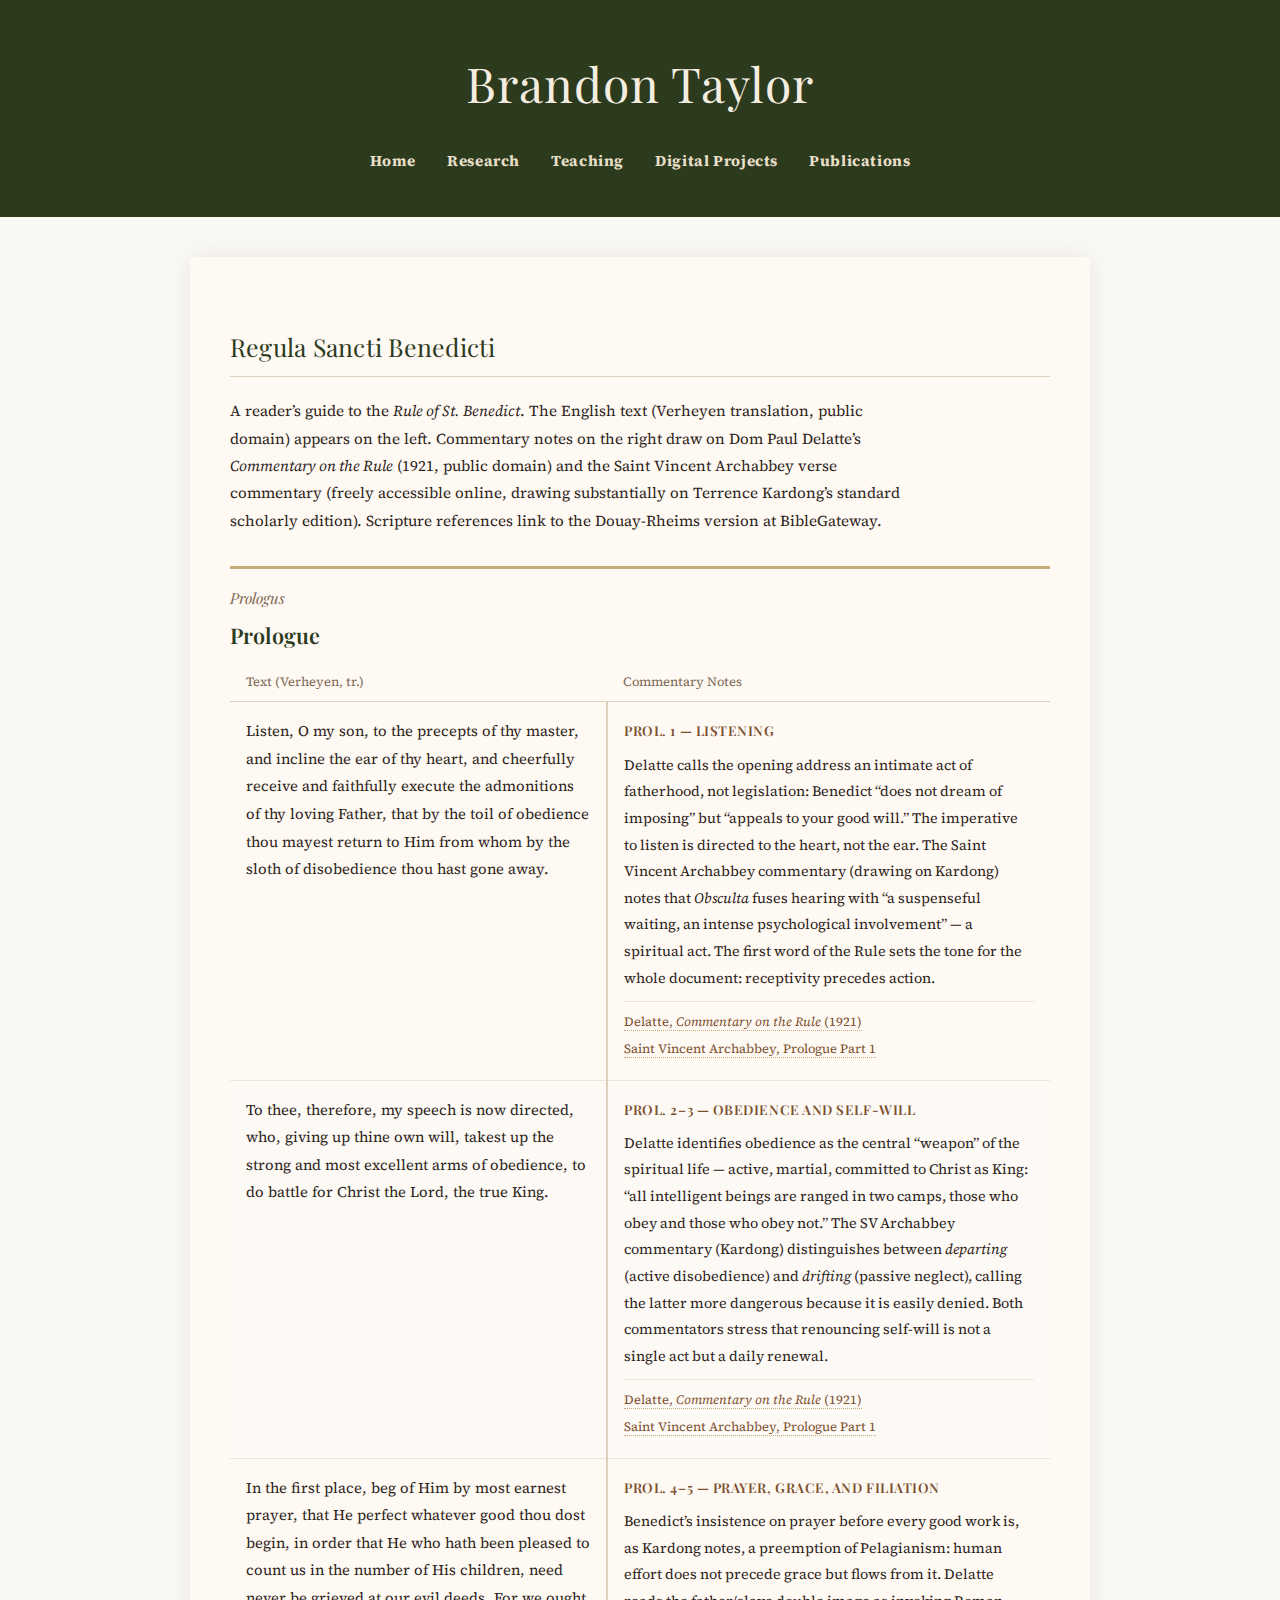
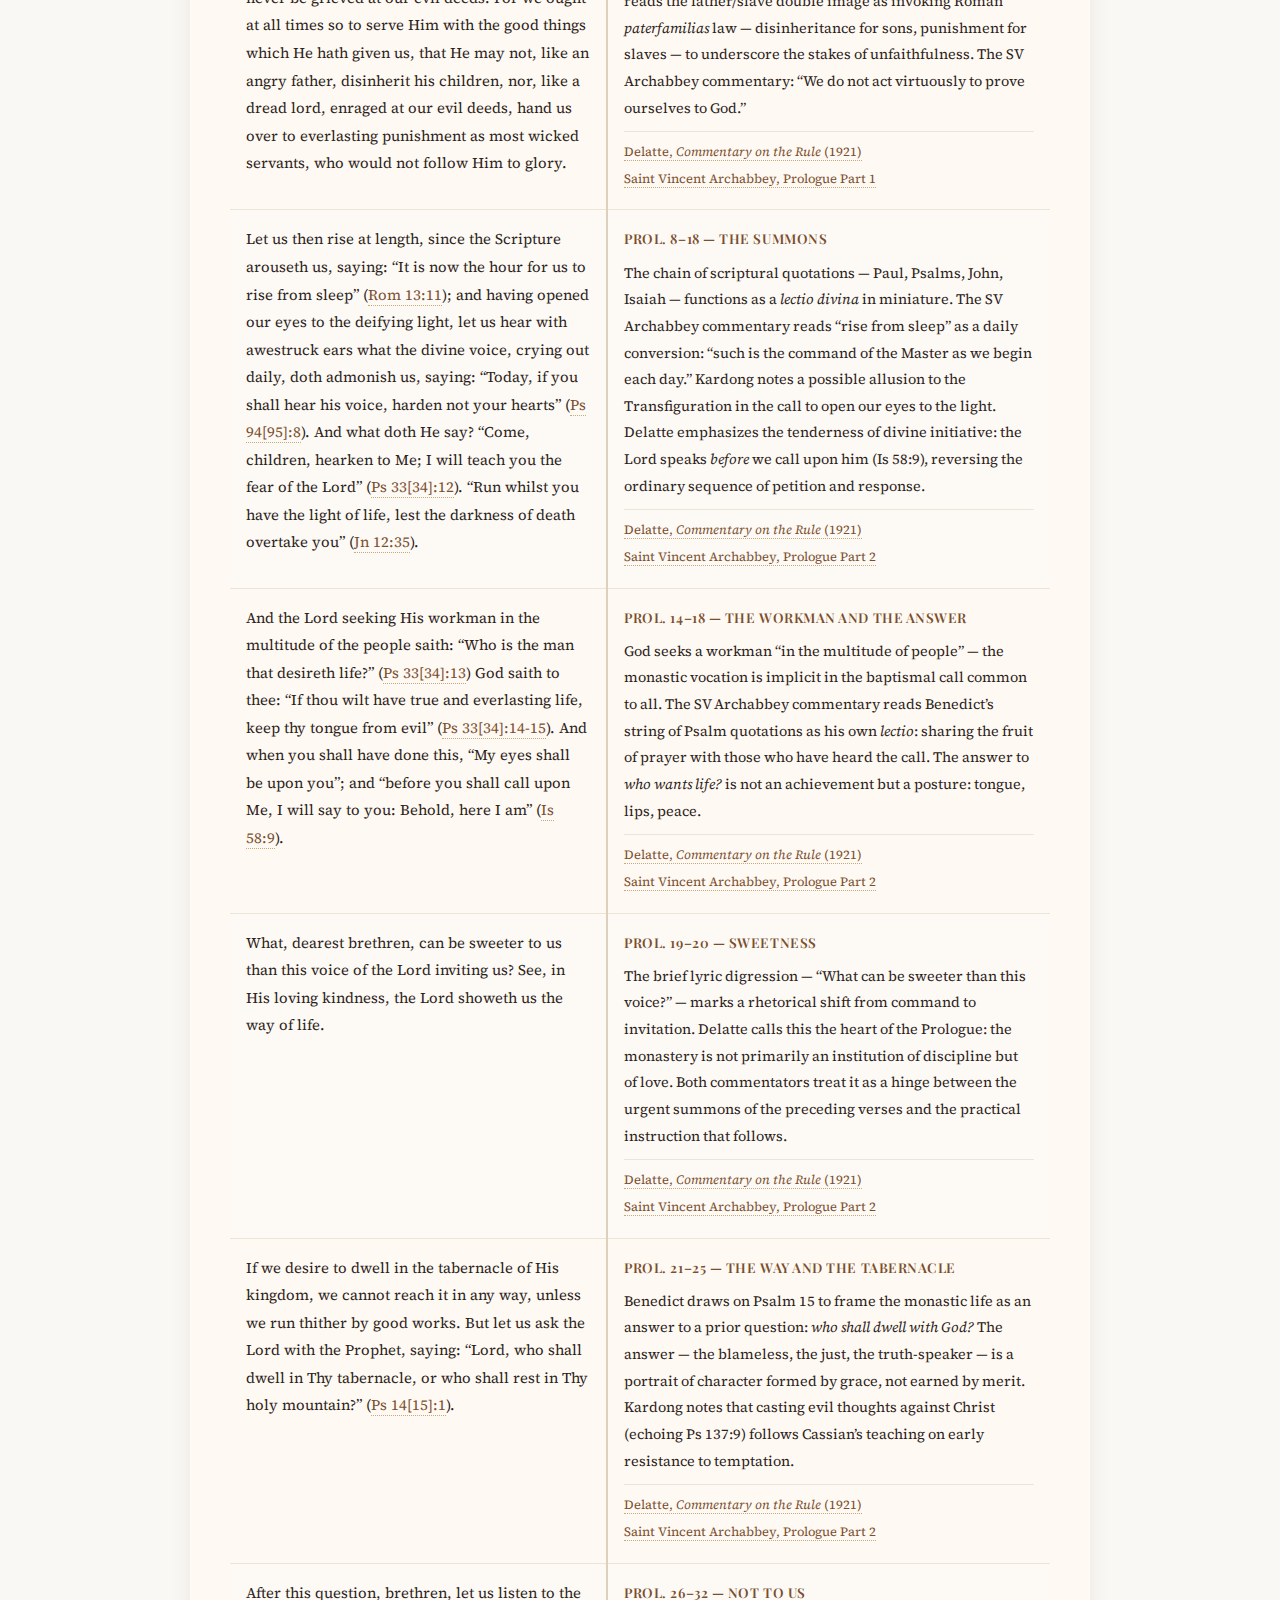
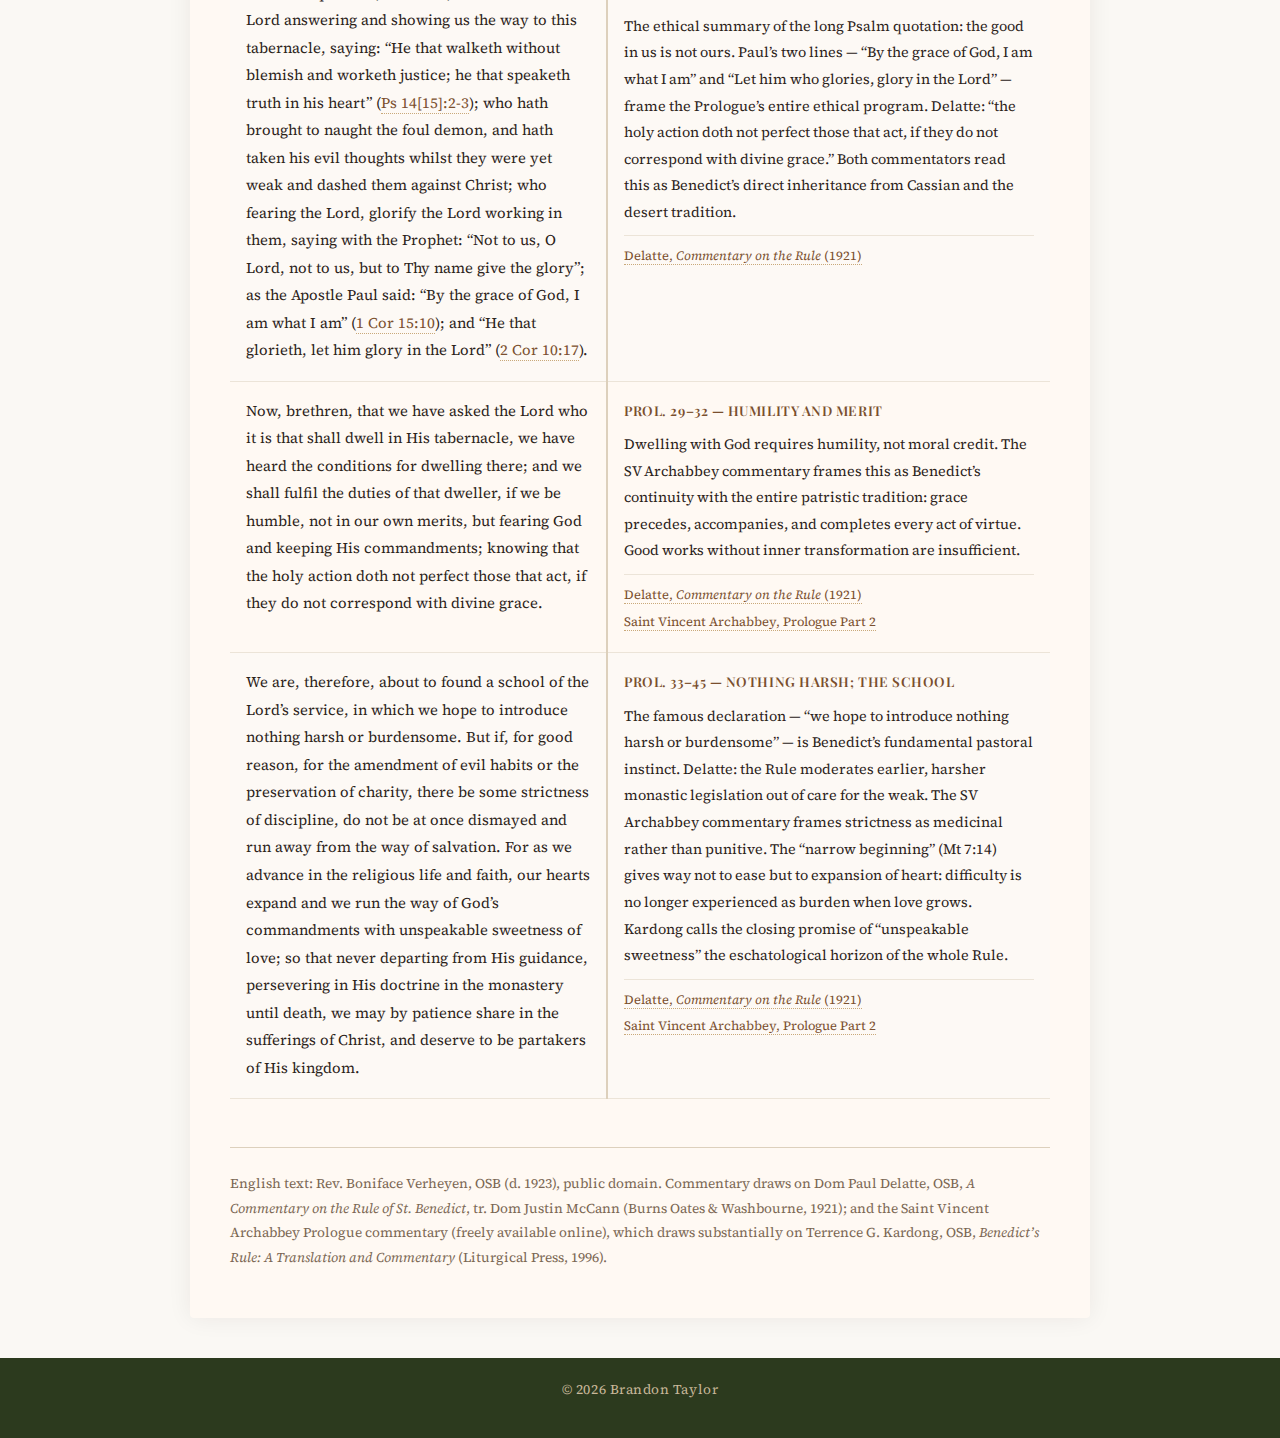
<file: benedict-pilot.html>
<!DOCTYPE html>
<html lang="en">
<head>
  <meta charset="UTF-8" />
  <meta name="viewport" content="width=device-width, initial-scale=1.0" />
  <title>Regula Benedicti — Prologue | Brandon Taylor</title>
  <link rel="stylesheet" href="../style.css" />
  <style>
    .page-intro { max-width: 680px; margin-bottom: 2rem; font-size: 0.95rem; }
    .chapter-heading { border-top: 3px solid #c9a97a; padding-top: 1rem; margin-top: 1rem; margin-bottom: 0.5rem; }
    .heading-la { font-family: "Playfair Display", Georgia, serif; font-style: italic; font-size: 0.95rem; color: #7a6652; }
    .heading-en { font-family: "Playfair Display", Georgia, serif; font-size: 1.35rem; font-weight: 600; color: #2c3a1e; margin-top: 0.2rem; }
    .bilingual-table { width: 100%; border-collapse: collapse; table-layout: fixed; }
    col.col-en-w { width: 46%; }
    col.col-co-w { width: 54%; }
    .bilingual-table td { vertical-align: top; padding: 1rem; font-size: 0.93rem; line-height: 1.85; border-bottom: 1px solid #ece4d8; }
    .bilingual-table tr.alt td { background-color: #fdf9f5; }
    td.col-english { color: #2a2118; border-right: 2px solid #ddd0bc; }
    td.col-english p { margin: 0; }
    td.col-commentary { color: #2a2118; }
    .note-title { font-family: "Playfair Display", Georgia, serif; font-size: 0.85rem; font-weight: 600; color: #7a4f2e; margin: 0 0 0.5rem 0; text-transform: uppercase; letter-spacing: 0.04em; }
    td.col-commentary p:not(.note-title) { margin: 0 0 0.6rem 0; font-size: 0.9rem; }
    .commentary-links { list-style: none; padding: 0; margin: 0.5rem 0 0 0; border-top: 1px solid #ece4d8; padding-top: 0.5rem; font-size: 0.8rem; }
    .commentary-links li { margin-bottom: 0.2rem; }
    .commentary-links a { color: #7a4f2e; text-decoration: none; border-bottom: 1px dotted #c9a97a; }
    .commentary-links a:hover { border-bottom-style: solid; }
    a.scripture-ref { color: #7a4f2e; text-decoration: none; border-bottom: 1px dotted #c9a97a; }
    a.scripture-ref:hover { border-bottom-style: solid; }
    th { text-align: left; padding: 0.5rem 1rem; font-size: 0.8rem; color: #7a6652; font-weight: 400; border-bottom: 1px solid #ddd0bc; }
    .attribution { margin-top: 3rem; padding-top: 1.5rem; border-top: 1px solid #ddd0bc; font-size: 0.85rem; color: #7a6652; }
    @media (max-width: 700px) {
      .bilingual-table, .bilingual-table tbody, .bilingual-table tr, .bilingual-table td { display: block; width: 100%; }
      td.col-english { border-right: none; border-bottom: 1px dashed #ddd0bc; }
    }
  </style>
</head>
<body>
  <header>
    <h1>Brandon Taylor</h1>
    <nav class="main-nav">
      <a href="../index.html"><strong>Home</strong></a>
      <a href="../research.html"><strong>Research</strong></a>
      <a href="../teaching.html"><strong>Teaching</strong></a>
      <a href="../projects.html"><strong>Digital Projects</strong></a>
      <a href="../publications.html"><strong>Publications</strong></a>
    </nav>
  </header>

  <main>
    <h2>Regula Sancti Benedicti</h2>
    <p class="page-intro">A reader’s guide to the <em>Rule of St. Benedict</em>. The English text (Verheyen translation, public domain) appears on the left. Commentary notes on the right draw on Dom Paul Delatte’s <em>Commentary on the Rule</em> (1921, public domain) and the Saint Vincent Archabbey verse commentary (freely accessible online, drawing substantially on Terrence Kardong’s standard scholarly edition). Scripture references link to the Douay-Rheims version at BibleGateway.</p>

    <div class="chapter-heading">
      <div class="heading-la">Prologus</div>
      <div class="heading-en">Prologue</div>
    </div>

    <table class="bilingual-table">
      <colgroup><col class="col-en-w"><col class="col-co-w"></colgroup>
      <thead><tr><th>Text (Verheyen, tr.)</th><th>Commentary Notes</th></tr></thead>
      <tbody>
    <tr>
      <td class="col-english"><p>Listen, O my son, to the precepts of thy master, and incline the ear of thy heart, and cheerfully receive and faithfully execute the admonitions of thy loving Father, that by the toil of obedience thou mayest return to Him from whom by the sloth of disobedience thou hast gone away.</p></td>
      <td class="col-commentary">
        <p class="note-title">Prol. 1 — Listening</p>
        <p>Delatte calls the opening address an intimate act of fatherhood, not legislation: Benedict “does not dream of imposing” but “appeals to your good will.” The imperative to listen is directed to the heart, not the ear. The Saint Vincent Archabbey commentary (drawing on Kardong) notes that <em>Obsculta</em> fuses hearing with “a suspenseful waiting, an intense psychological involvement” — a spiritual act. The first word of the Rule sets the tone for the whole document: receptivity precedes action.</p>
        <ul class="commentary-links"><li><a href="https://archive.org/details/ruleofstbenedic00delauoft" target="_blank">Delatte, <em>Commentary on the Rule</em> (1921)</a></li><li><a href="https://saintvincentarchabbey.org/prologue-of-the-holy-rule-1/" target="_blank">Saint Vincent Archabbey, Prologue Part 1</a></li></ul>
      </td>
    </tr>
    <tr class="alt">
      <td class="col-english"><p>To thee, therefore, my speech is now directed, who, giving up thine own will, takest up the strong and most excellent arms of obedience, to do battle for Christ the Lord, the true King.</p></td>
      <td class="col-commentary">
        <p class="note-title">Prol. 2–3 — Obedience and Self-Will</p>
        <p>Delatte identifies obedience as the central “weapon” of the spiritual life — active, martial, committed to Christ as King: “all intelligent beings are ranged in two camps, those who obey and those who obey not.” The SV Archabbey commentary (Kardong) distinguishes between <em>departing</em> (active disobedience) and <em>drifting</em> (passive neglect), calling the latter more dangerous because it is easily denied. Both commentators stress that renouncing self-will is not a single act but a daily renewal.</p>
        <ul class="commentary-links"><li><a href="https://archive.org/details/ruleofstbenedic00delauoft" target="_blank">Delatte, <em>Commentary on the Rule</em> (1921)</a></li><li><a href="https://saintvincentarchabbey.org/prologue-of-the-holy-rule-1/" target="_blank">Saint Vincent Archabbey, Prologue Part 1</a></li></ul>
      </td>
    </tr>
    <tr>
      <td class="col-english"><p>In the first place, beg of Him by most earnest prayer, that He perfect whatever good thou dost begin, in order that He who hath been pleased to count us in the number of His children, need never be grieved at our evil deeds. For we ought at all times so to serve Him with the good things which He hath given us, that He may not, like an angry father, disinherit his children, nor, like a dread lord, enraged at our evil deeds, hand us over to everlasting punishment as most wicked servants, who would not follow Him to glory.</p></td>
      <td class="col-commentary">
        <p class="note-title">Prol. 4–5 — Prayer, Grace, and Filiation</p>
        <p>Benedict’s insistence on prayer before every good work is, as Kardong notes, a preemption of Pelagianism: human effort does not precede grace but flows from it. Delatte reads the father/slave double image as invoking Roman <em>paterfamilias</em> law — disinheritance for sons, punishment for slaves — to underscore the stakes of unfaithfulness. The SV Archabbey commentary: “We do not act virtuously to prove ourselves to God.”</p>
        <ul class="commentary-links"><li><a href="https://archive.org/details/ruleofstbenedic00delauoft" target="_blank">Delatte, <em>Commentary on the Rule</em> (1921)</a></li><li><a href="https://saintvincentarchabbey.org/prologue-of-the-holy-rule-1/" target="_blank">Saint Vincent Archabbey, Prologue Part 1</a></li></ul>
      </td>
    </tr>
    <tr class="alt">
      <td class="col-english"><p>Let us then rise at length, since the Scripture arouseth us, saying: “It is now the hour for us to rise from sleep” (<a href="https://www.biblegateway.com/passage/?search=Romans+13%3A11&version=DRA" target="_blank" class="scripture-ref">Rom 13:11</a>); and having opened our eyes to the deifying light, let us hear with awestruck ears what the divine voice, crying out daily, doth admonish us, saying: “Today, if you shall hear his voice, harden not your hearts” (<a href="https://www.biblegateway.com/passage/?search=Psalms+94%3A8&version=DRA" target="_blank" class="scripture-ref">Ps 94[95]:8</a>). And what doth He say? “Come, children, hearken to Me; I will teach you the fear of the Lord” (<a href="https://www.biblegateway.com/passage/?search=Psalms+33%3A12&version=DRA" target="_blank" class="scripture-ref">Ps 33[34]:12</a>). “Run whilst you have the light of life, lest the darkness of death overtake you” (<a href="https://www.biblegateway.com/passage/?search=John+12%3A35&version=DRA" target="_blank" class="scripture-ref">Jn 12:35</a>).</p></td>
      <td class="col-commentary">
        <p class="note-title">Prol. 8–18 — The Summons</p>
        <p>The chain of scriptural quotations — Paul, Psalms, John, Isaiah — functions as a <em>lectio divina</em> in miniature. The SV Archabbey commentary reads “rise from sleep” as a daily conversion: “such is the command of the Master as we begin each day.” Kardong notes a possible allusion to the Transfiguration in the call to open our eyes to the light. Delatte emphasizes the tenderness of divine initiative: the Lord speaks <em>before</em> we call upon him (Is 58:9), reversing the ordinary sequence of petition and response.</p>
        <ul class="commentary-links"><li><a href="https://archive.org/details/ruleofstbenedic00delauoft" target="_blank">Delatte, <em>Commentary on the Rule</em> (1921)</a></li><li><a href="https://saintvincentarchabbey.org/prologue-of-the-holy-rule-2/" target="_blank">Saint Vincent Archabbey, Prologue Part 2</a></li></ul>
      </td>
    </tr>
    <tr>
      <td class="col-english"><p>And the Lord seeking His workman in the multitude of the people saith: “Who is the man that desireth life?” (<a href="https://www.biblegateway.com/passage/?search=Psalms+33%3A13&version=DRA" target="_blank" class="scripture-ref">Ps 33[34]:13</a>) God saith to thee: “If thou wilt have true and everlasting life, keep thy tongue from evil” (<a href="https://www.biblegateway.com/passage/?search=Psalms+33%3A14-15&version=DRA" target="_blank" class="scripture-ref">Ps 33[34]:14-15</a>). And when you shall have done this, “My eyes shall be upon you”; and “before you shall call upon Me, I will say to you: Behold, here I am” (<a href="https://www.biblegateway.com/passage/?search=Isaiah+58%3A9&version=DRA" target="_blank" class="scripture-ref">Is 58:9</a>).</p></td>
      <td class="col-commentary">
        <p class="note-title">Prol. 14–18 — The Workman and the Answer</p>
        <p>God seeks a workman “in the multitude of people” — the monastic vocation is implicit in the baptismal call common to all. The SV Archabbey commentary reads Benedict’s string of Psalm quotations as his own <em>lectio</em>: sharing the fruit of prayer with those who have heard the call. The answer to <em>who wants life?</em> is not an achievement but a posture: tongue, lips, peace.</p>
        <ul class="commentary-links"><li><a href="https://archive.org/details/ruleofstbenedic00delauoft" target="_blank">Delatte, <em>Commentary on the Rule</em> (1921)</a></li><li><a href="https://saintvincentarchabbey.org/prologue-of-the-holy-rule-2/" target="_blank">Saint Vincent Archabbey, Prologue Part 2</a></li></ul>
      </td>
    </tr>
    <tr class="alt">
      <td class="col-english"><p>What, dearest brethren, can be sweeter to us than this voice of the Lord inviting us? See, in His loving kindness, the Lord showeth us the way of life.</p></td>
      <td class="col-commentary">
        <p class="note-title">Prol. 19–20 — Sweetness</p>
        <p>The brief lyric digression — “What can be sweeter than this voice?” — marks a rhetorical shift from command to invitation. Delatte calls this the heart of the Prologue: the monastery is not primarily an institution of discipline but of love. Both commentators treat it as a hinge between the urgent summons of the preceding verses and the practical instruction that follows.</p>
        <ul class="commentary-links"><li><a href="https://archive.org/details/ruleofstbenedic00delauoft" target="_blank">Delatte, <em>Commentary on the Rule</em> (1921)</a></li><li><a href="https://saintvincentarchabbey.org/prologue-of-the-holy-rule-2/" target="_blank">Saint Vincent Archabbey, Prologue Part 2</a></li></ul>
      </td>
    </tr>
    <tr>
      <td class="col-english"><p>If we desire to dwell in the tabernacle of His kingdom, we cannot reach it in any way, unless we run thither by good works. But let us ask the Lord with the Prophet, saying: “Lord, who shall dwell in Thy tabernacle, or who shall rest in Thy holy mountain?” (<a href="https://www.biblegateway.com/passage/?search=Psalms+14%3A1&version=DRA" target="_blank" class="scripture-ref">Ps 14[15]:1</a>).</p></td>
      <td class="col-commentary">
        <p class="note-title">Prol. 21–25 — The Way and the Tabernacle</p>
        <p>Benedict draws on Psalm 15 to frame the monastic life as an answer to a prior question: <em>who shall dwell with God?</em> The answer — the blameless, the just, the truth-speaker — is a portrait of character formed by grace, not earned by merit. Kardong notes that casting evil thoughts against Christ (echoing Ps 137:9) follows Cassian’s teaching on early resistance to temptation.</p>
        <ul class="commentary-links"><li><a href="https://archive.org/details/ruleofstbenedic00delauoft" target="_blank">Delatte, <em>Commentary on the Rule</em> (1921)</a></li><li><a href="https://saintvincentarchabbey.org/prologue-of-the-holy-rule-2/" target="_blank">Saint Vincent Archabbey, Prologue Part 2</a></li></ul>
      </td>
    </tr>
    <tr class="alt">
      <td class="col-english"><p>After this question, brethren, let us listen to the Lord answering and showing us the way to this tabernacle, saying: “He that walketh without blemish and worketh justice; he that speaketh truth in his heart” (<a href="https://www.biblegateway.com/passage/?search=Psalms+14%3A2-3&version=DRA" target="_blank" class="scripture-ref">Ps 14[15]:2-3</a>); who hath brought to naught the foul demon, and hath taken his evil thoughts whilst they were yet weak and dashed them against Christ; who fearing the Lord, glorify the Lord working in them, saying with the Prophet: “Not to us, O Lord, not to us, but to Thy name give the glory”; as the Apostle Paul said: “By the grace of God, I am what I am” (<a href="https://www.biblegateway.com/passage/?search=1+Corinthians+15%3A10&version=DRA" target="_blank" class="scripture-ref">1 Cor 15:10</a>); and “He that glorieth, let him glory in the Lord” (<a href="https://www.biblegateway.com/passage/?search=2+Corinthians+10%3A17&version=DRA" target="_blank" class="scripture-ref">2 Cor 10:17</a>).</p></td>
      <td class="col-commentary">
        <p class="note-title">Prol. 26–32 — Not to Us</p>
        <p>The ethical summary of the long Psalm quotation: the good in us is not ours. Paul’s two lines — “By the grace of God, I am what I am” and “Let him who glories, glory in the Lord” — frame the Prologue’s entire ethical program. Delatte: “the holy action doth not perfect those that act, if they do not correspond with divine grace.” Both commentators read this as Benedict’s direct inheritance from Cassian and the desert tradition.</p>
        <ul class="commentary-links"><li><a href="https://archive.org/details/ruleofstbenedic00delauoft" target="_blank">Delatte, <em>Commentary on the Rule</em> (1921)</a></li></ul>
      </td>
    </tr>
    <tr>
      <td class="col-english"><p>Now, brethren, that we have asked the Lord who it is that shall dwell in His tabernacle, we have heard the conditions for dwelling there; and we shall fulfil the duties of that dweller, if we be humble, not in our own merits, but fearing God and keeping His commandments; knowing that the holy action doth not perfect those that act, if they do not correspond with divine grace.</p></td>
      <td class="col-commentary">
        <p class="note-title">Prol. 29–32 — Humility and Merit</p>
        <p>Dwelling with God requires humility, not moral credit. The SV Archabbey commentary frames this as Benedict’s continuity with the entire patristic tradition: grace precedes, accompanies, and completes every act of virtue. Good works without inner transformation are insufficient.</p>
        <ul class="commentary-links"><li><a href="https://archive.org/details/ruleofstbenedic00delauoft" target="_blank">Delatte, <em>Commentary on the Rule</em> (1921)</a></li><li><a href="https://saintvincentarchabbey.org/prologue-of-the-holy-rule-2/" target="_blank">Saint Vincent Archabbey, Prologue Part 2</a></li></ul>
      </td>
    </tr>
    <tr class="alt">
      <td class="col-english"><p>We are, therefore, about to found a school of the Lord’s service, in which we hope to introduce nothing harsh or burdensome. But if, for good reason, for the amendment of evil habits or the preservation of charity, there be some strictness of discipline, do not be at once dismayed and run away from the way of salvation. For as we advance in the religious life and faith, our hearts expand and we run the way of God’s commandments with unspeakable sweetness of love; so that never departing from His guidance, persevering in His doctrine in the monastery until death, we may by patience share in the sufferings of Christ, and deserve to be partakers of His kingdom.</p></td>
      <td class="col-commentary">
        <p class="note-title">Prol. 33–45 — Nothing Harsh; the School</p>
        <p>The famous declaration — “we hope to introduce nothing harsh or burdensome” — is Benedict’s fundamental pastoral instinct. Delatte: the Rule moderates earlier, harsher monastic legislation out of care for the weak. The SV Archabbey commentary frames strictness as medicinal rather than punitive. The “narrow beginning” (Mt 7:14) gives way not to ease but to expansion of heart: difficulty is no longer experienced as burden when love grows. Kardong calls the closing promise of “unspeakable sweetness” the eschatological horizon of the whole Rule.</p>
        <ul class="commentary-links"><li><a href="https://archive.org/details/ruleofstbenedic00delauoft" target="_blank">Delatte, <em>Commentary on the Rule</em> (1921)</a></li><li><a href="https://saintvincentarchabbey.org/prologue-of-the-holy-rule-2/" target="_blank">Saint Vincent Archabbey, Prologue Part 2</a></li></ul>
      </td>
    </tr>
      </tbody>
    </table>

    <p class="attribution">English text: Rev. Boniface Verheyen, OSB (d. 1923), public domain. Commentary draws on Dom Paul Delatte, OSB, <em>A Commentary on the Rule of St. Benedict</em>, tr. Dom Justin McCann (Burns Oates &amp; Washbourne, 1921); and the Saint Vincent Archabbey Prologue commentary (freely available online), which draws substantially on Terrence G. Kardong, OSB, <em>Benedict’s Rule: A Translation and Commentary</em> (Liturgical Press, 1996).</p>
  </main>

  <footer>
    <p>&copy; 2026 Brandon Taylor</p>
  </footer>
</body>
</html>
</file>
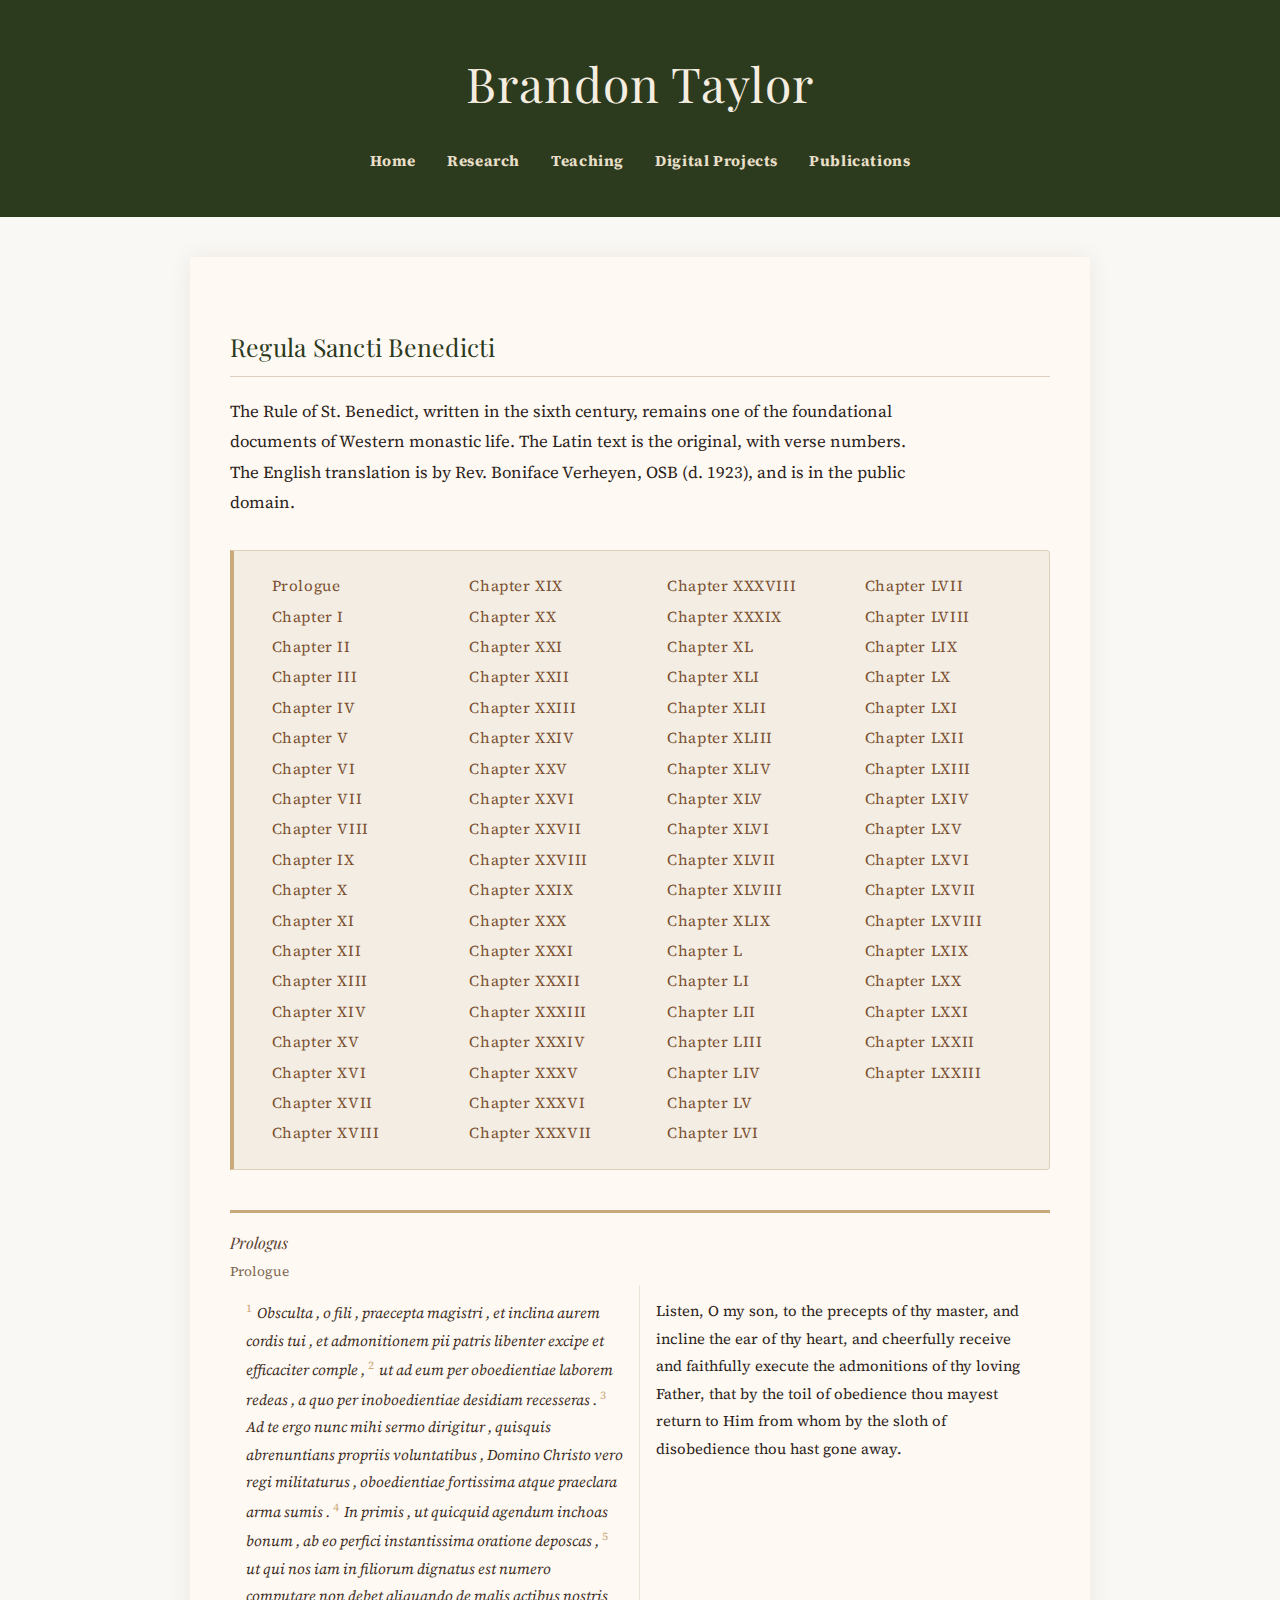
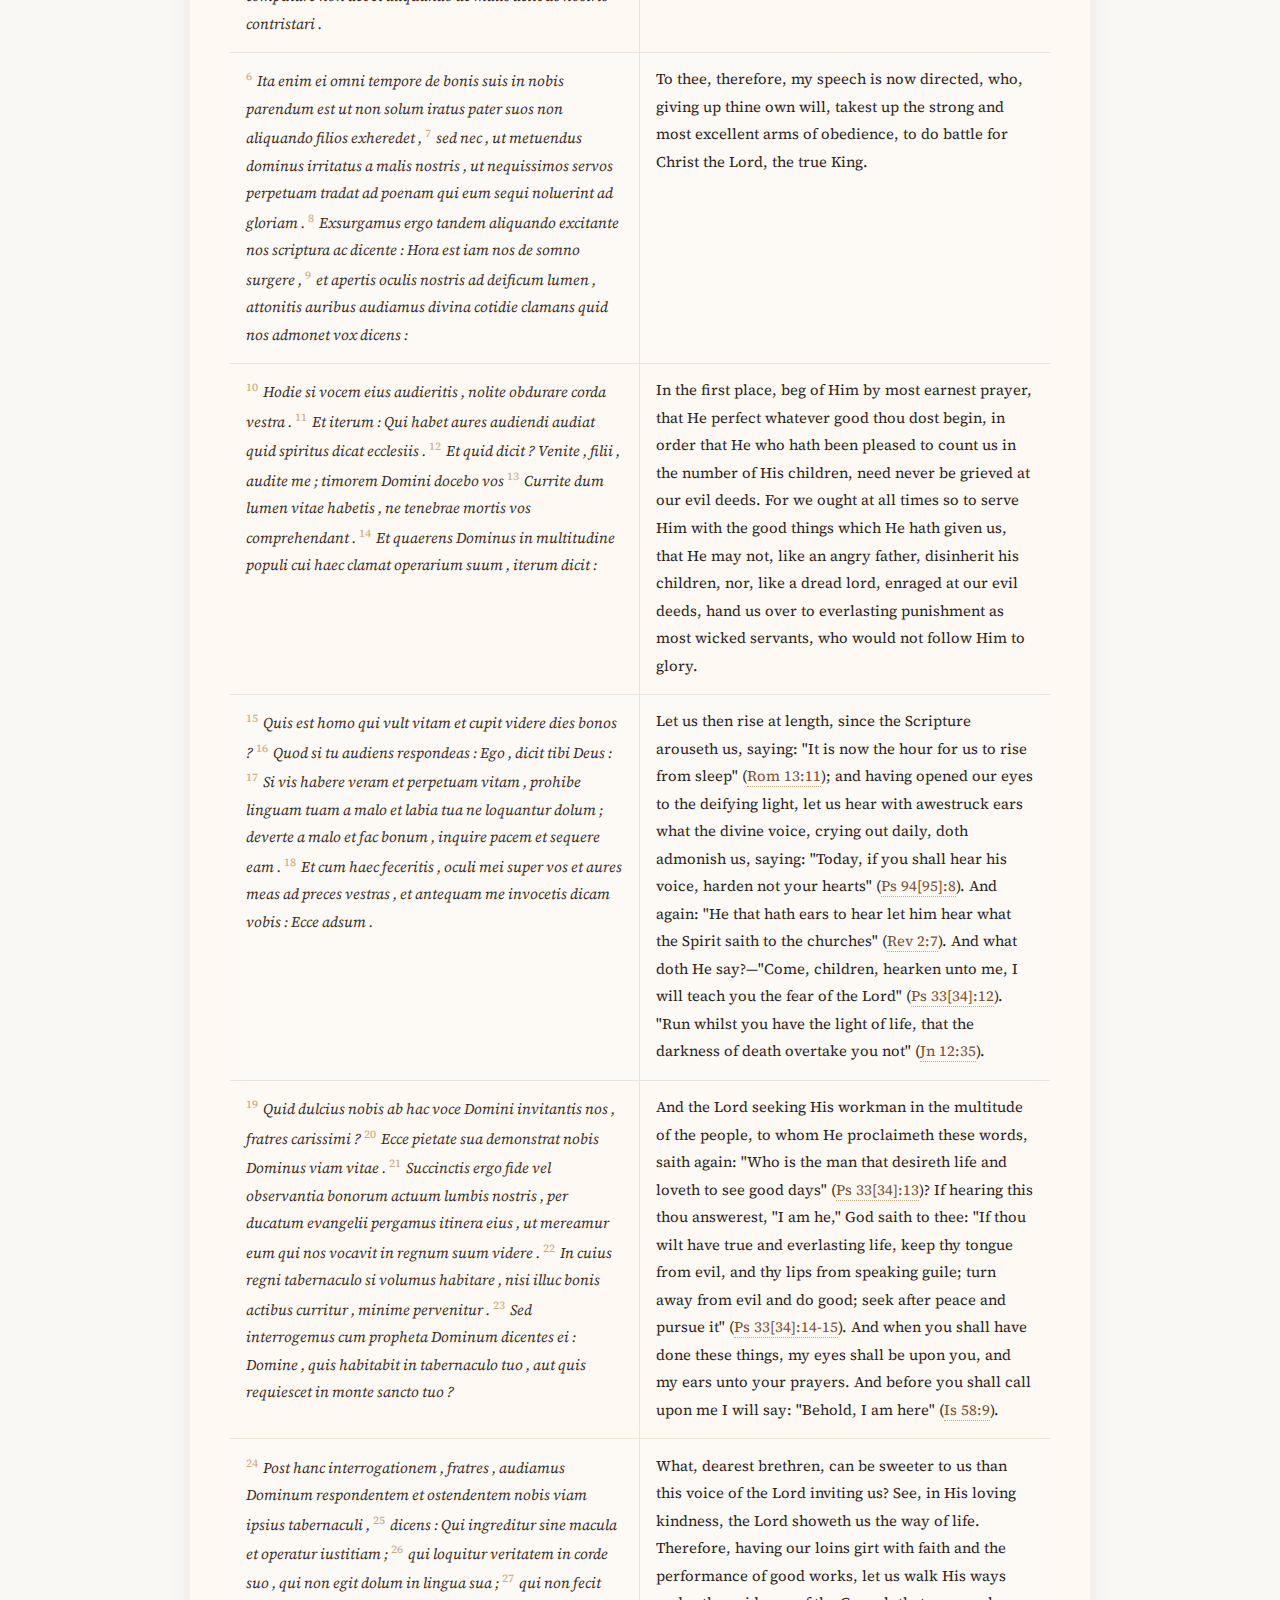
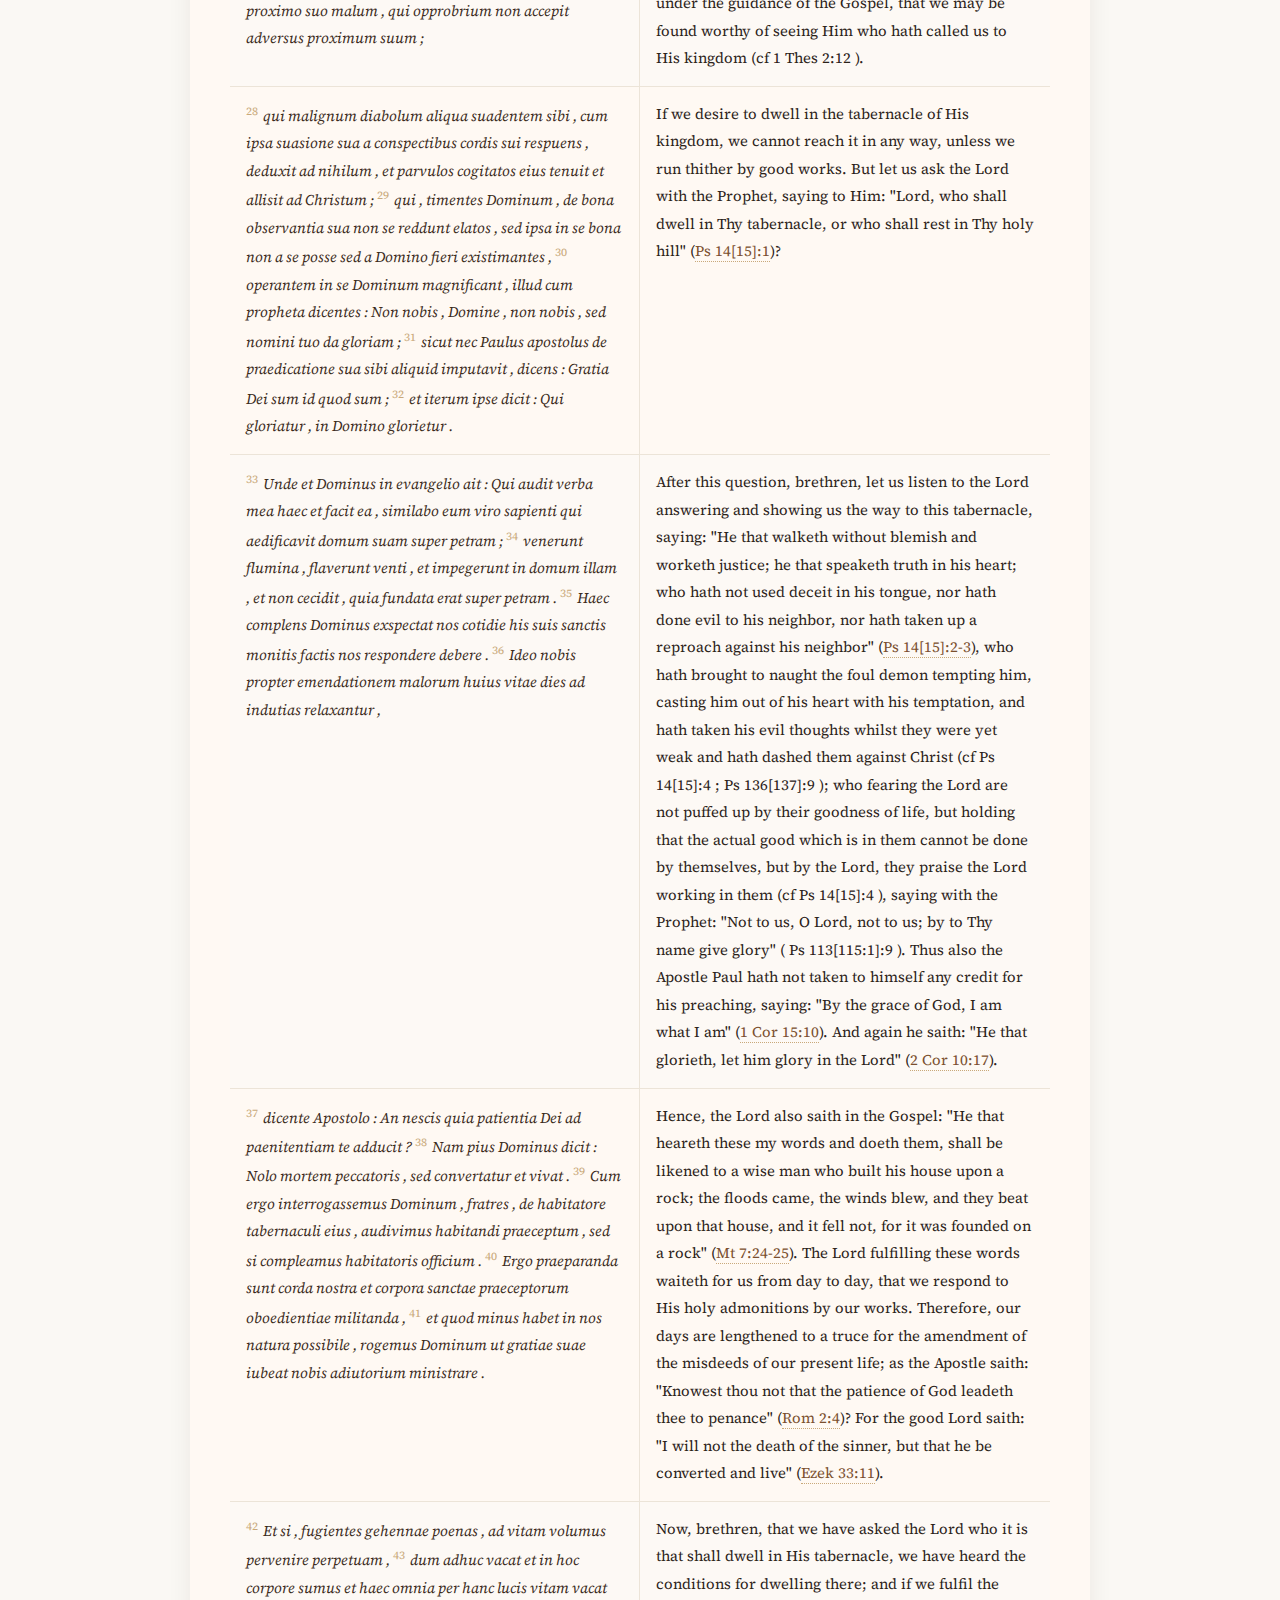
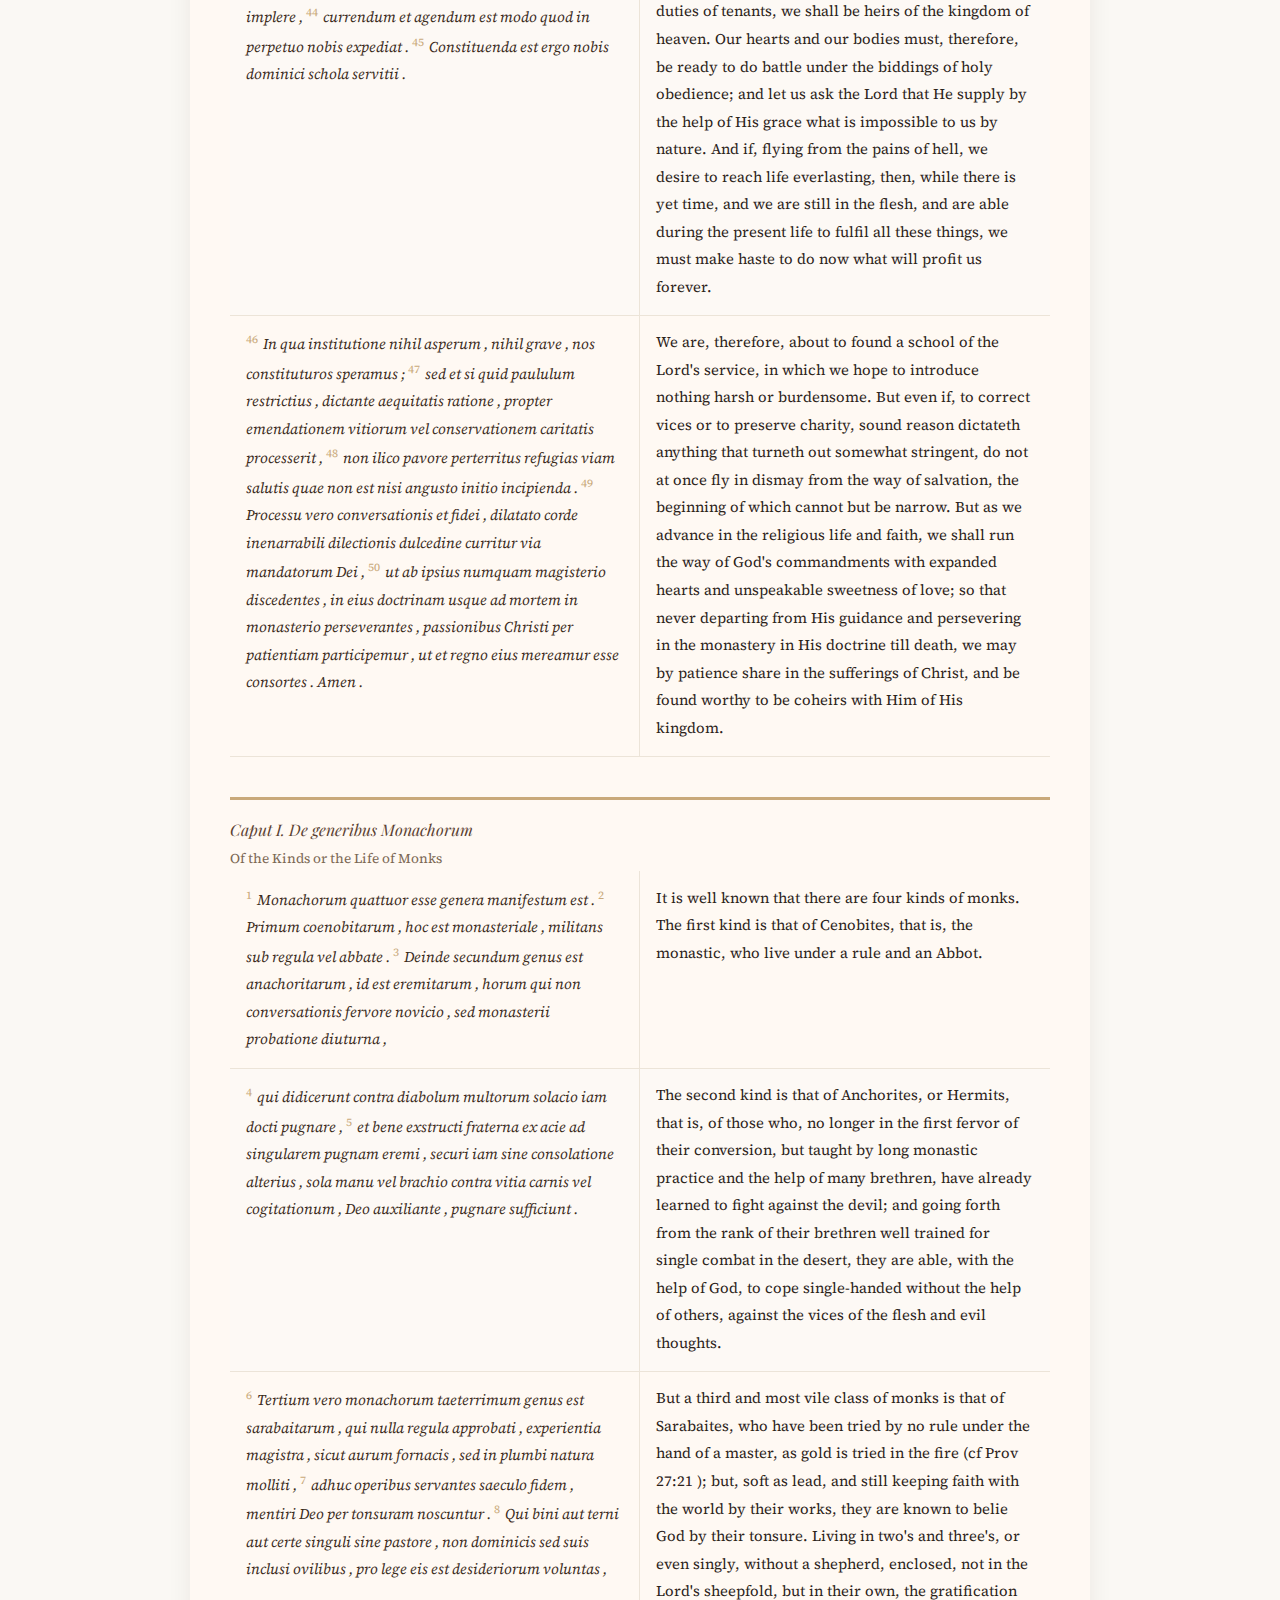
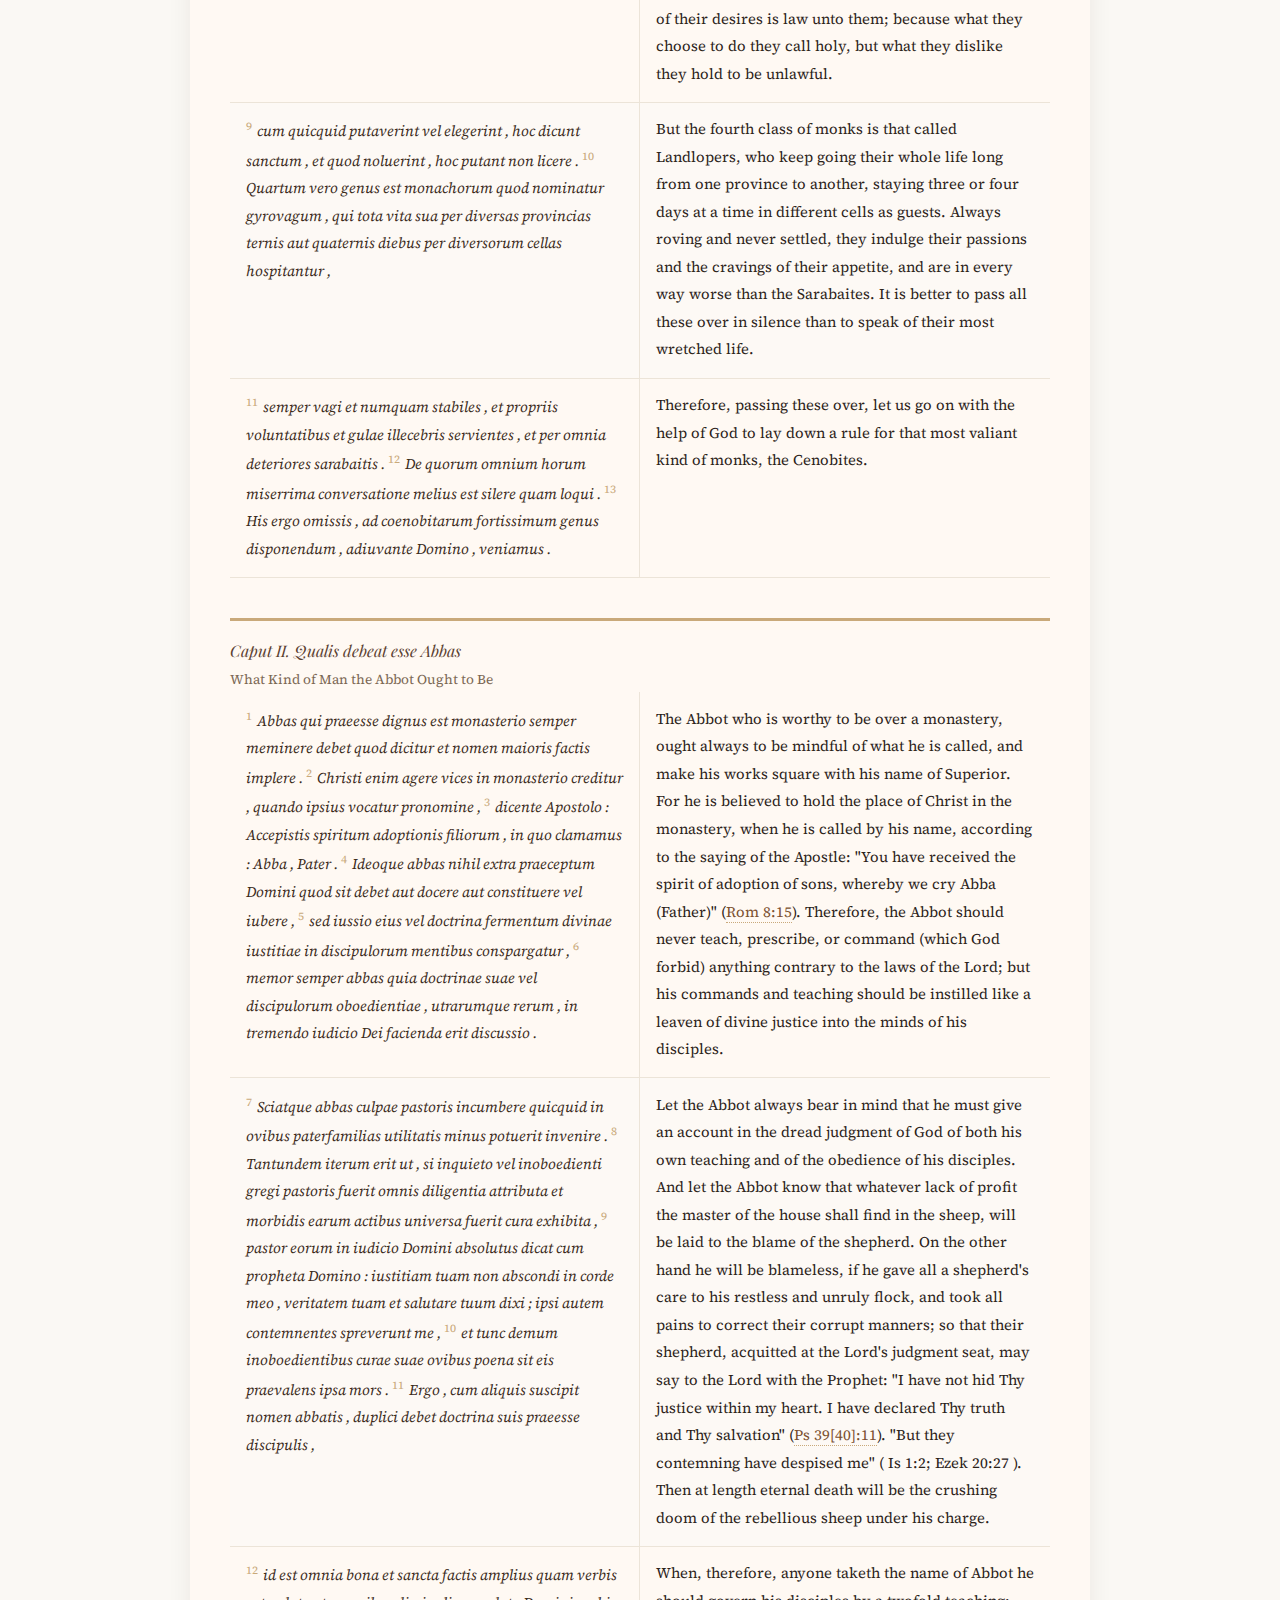
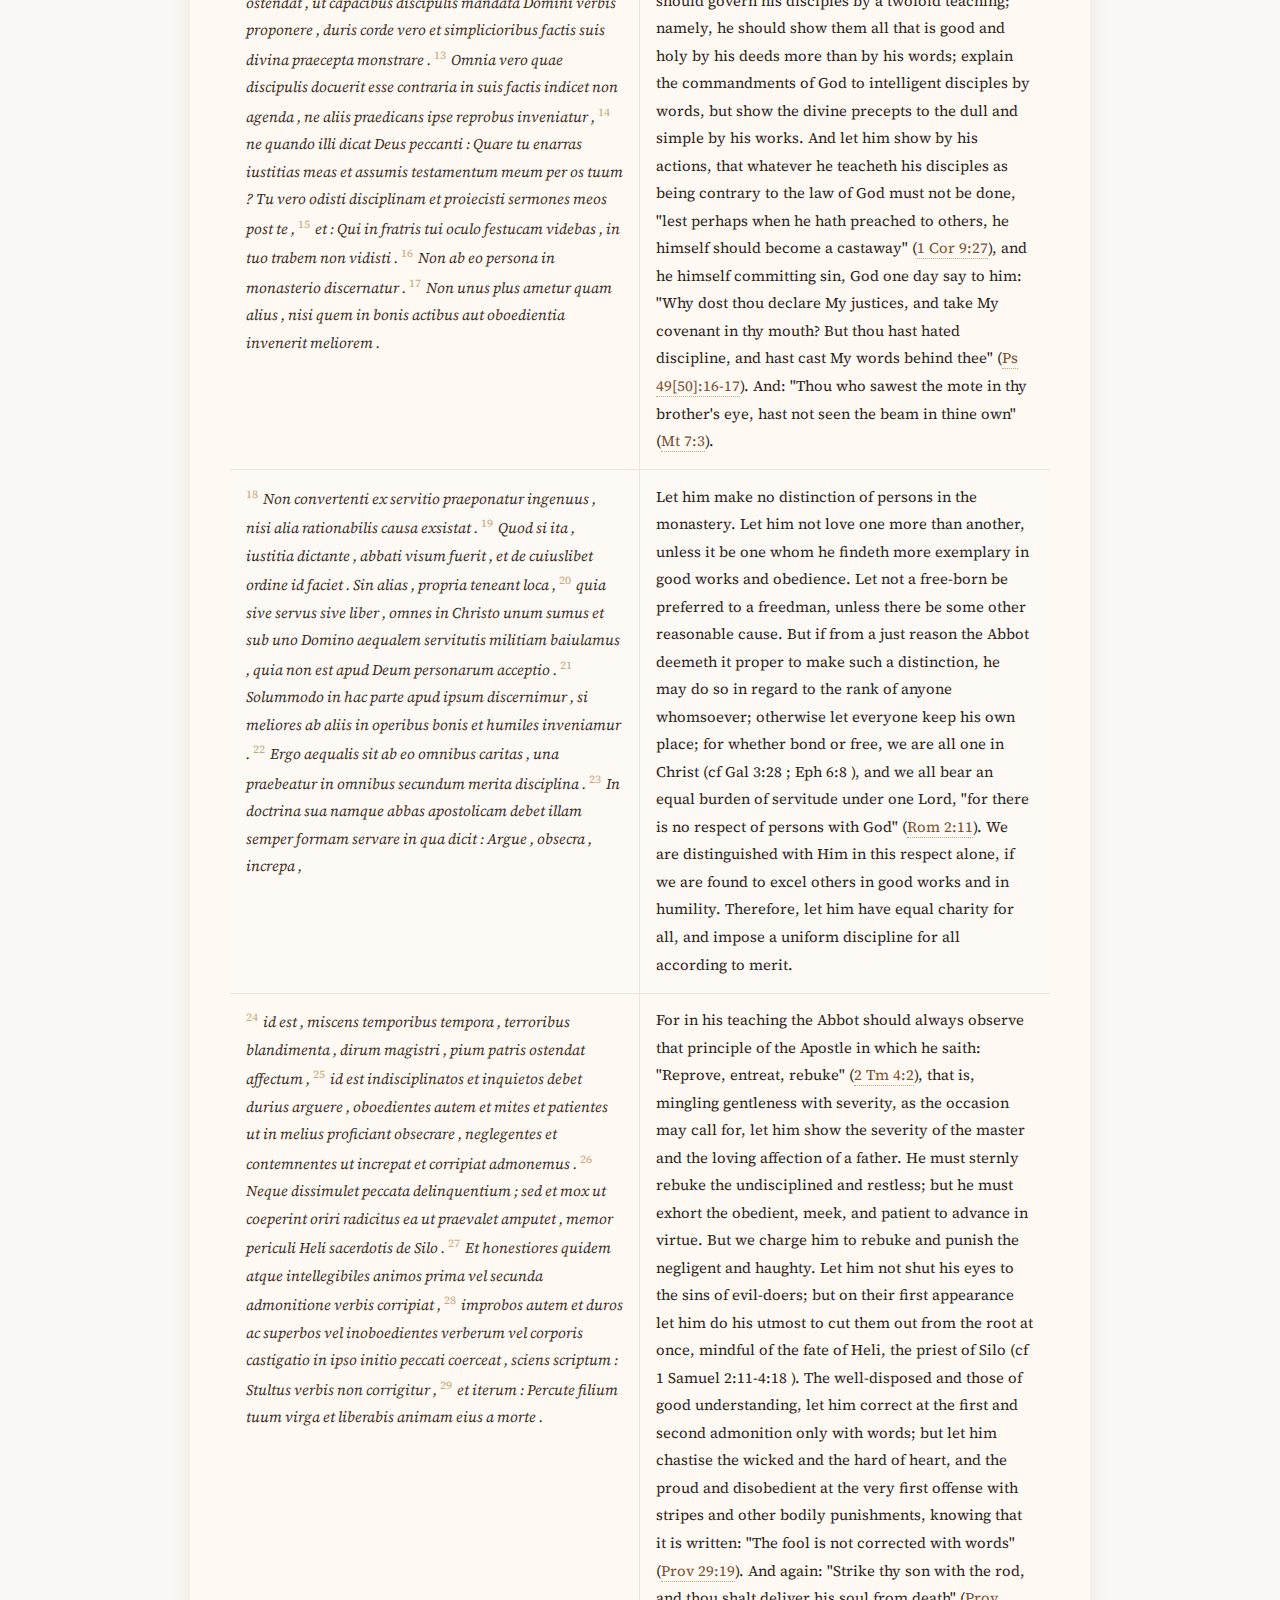
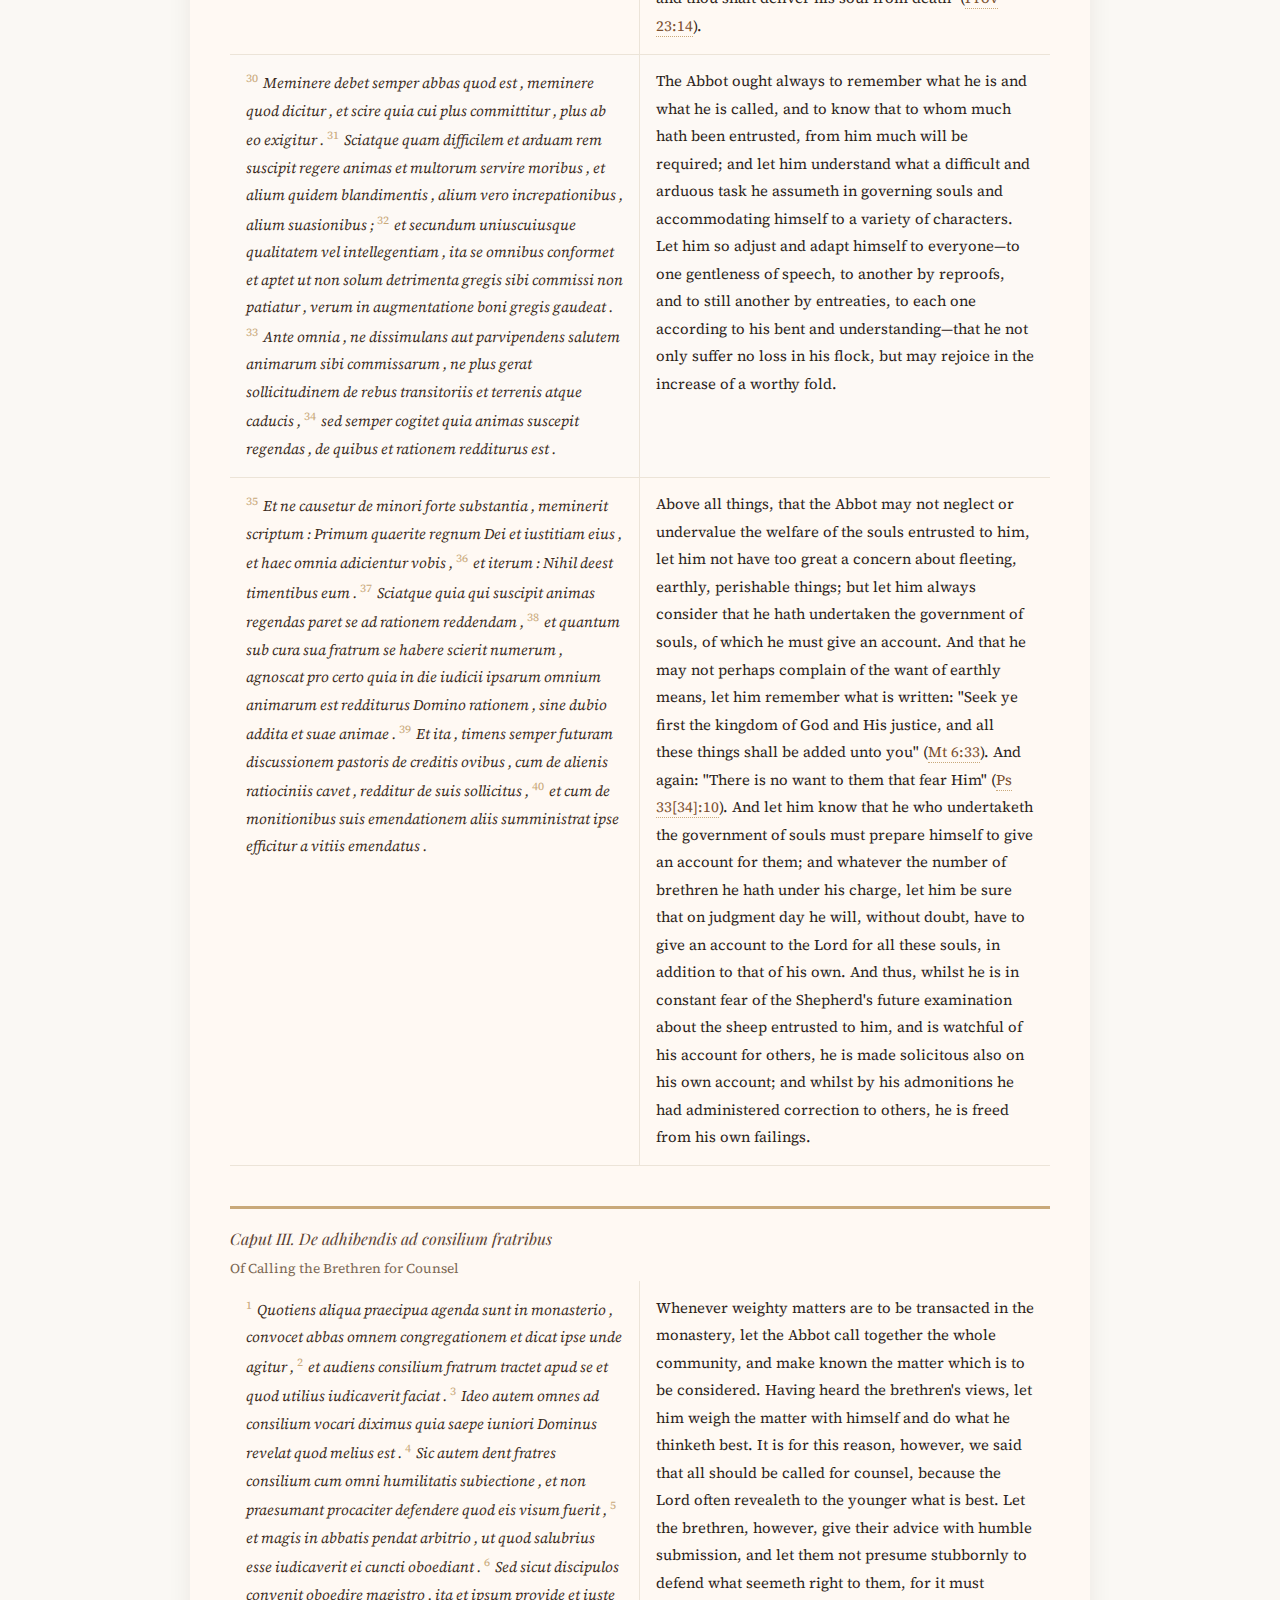
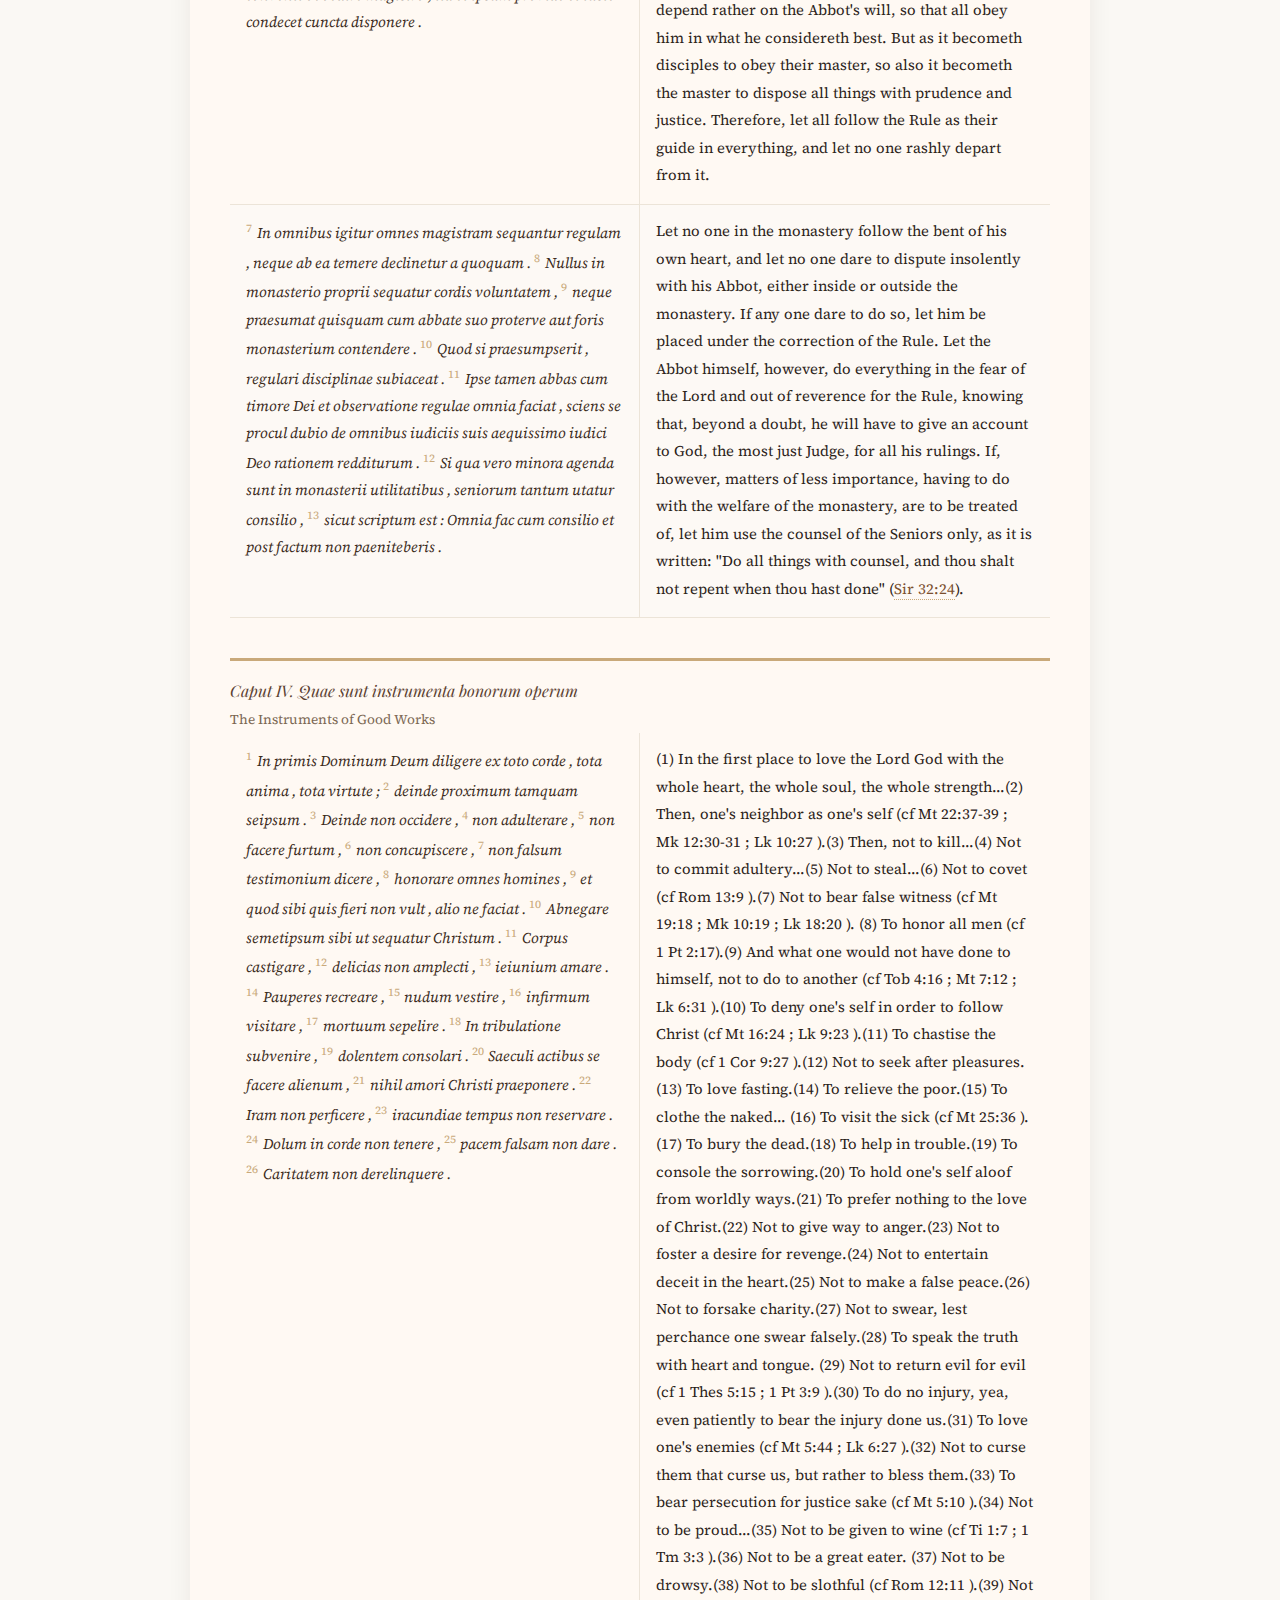
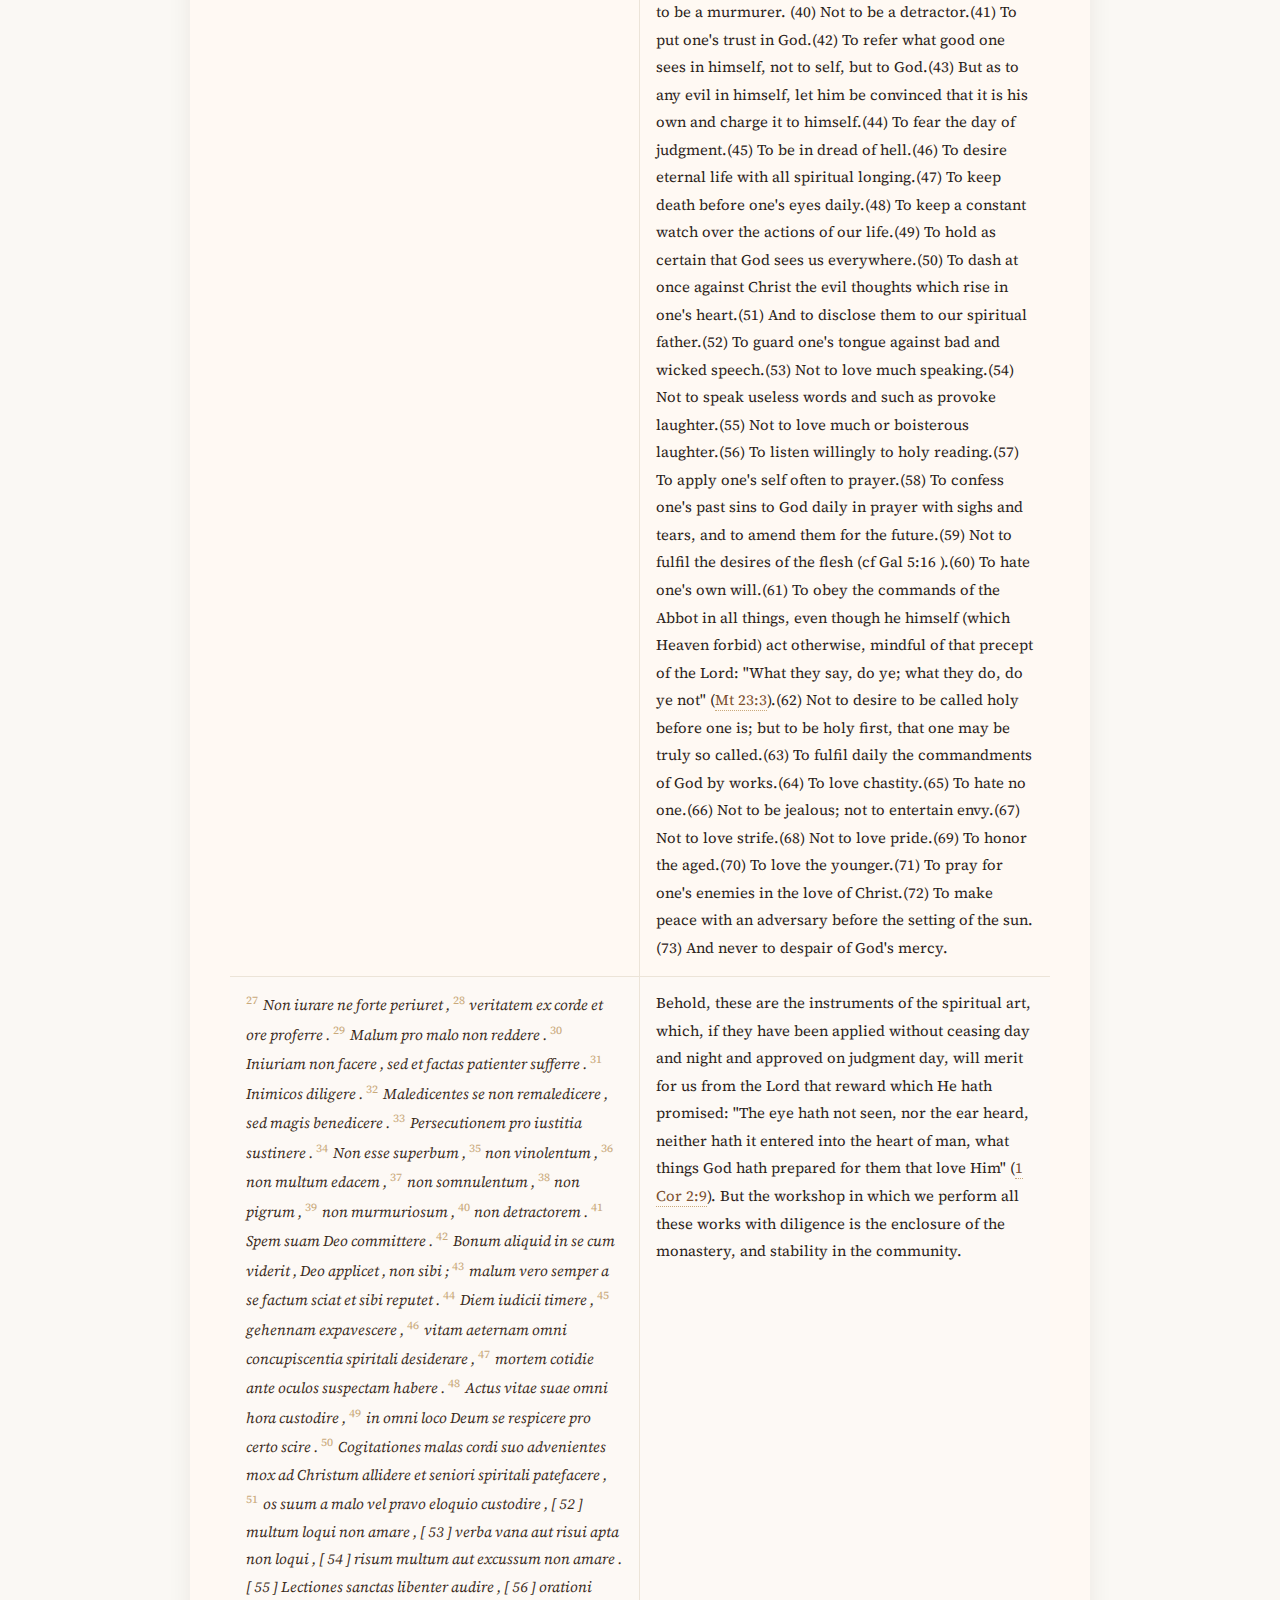
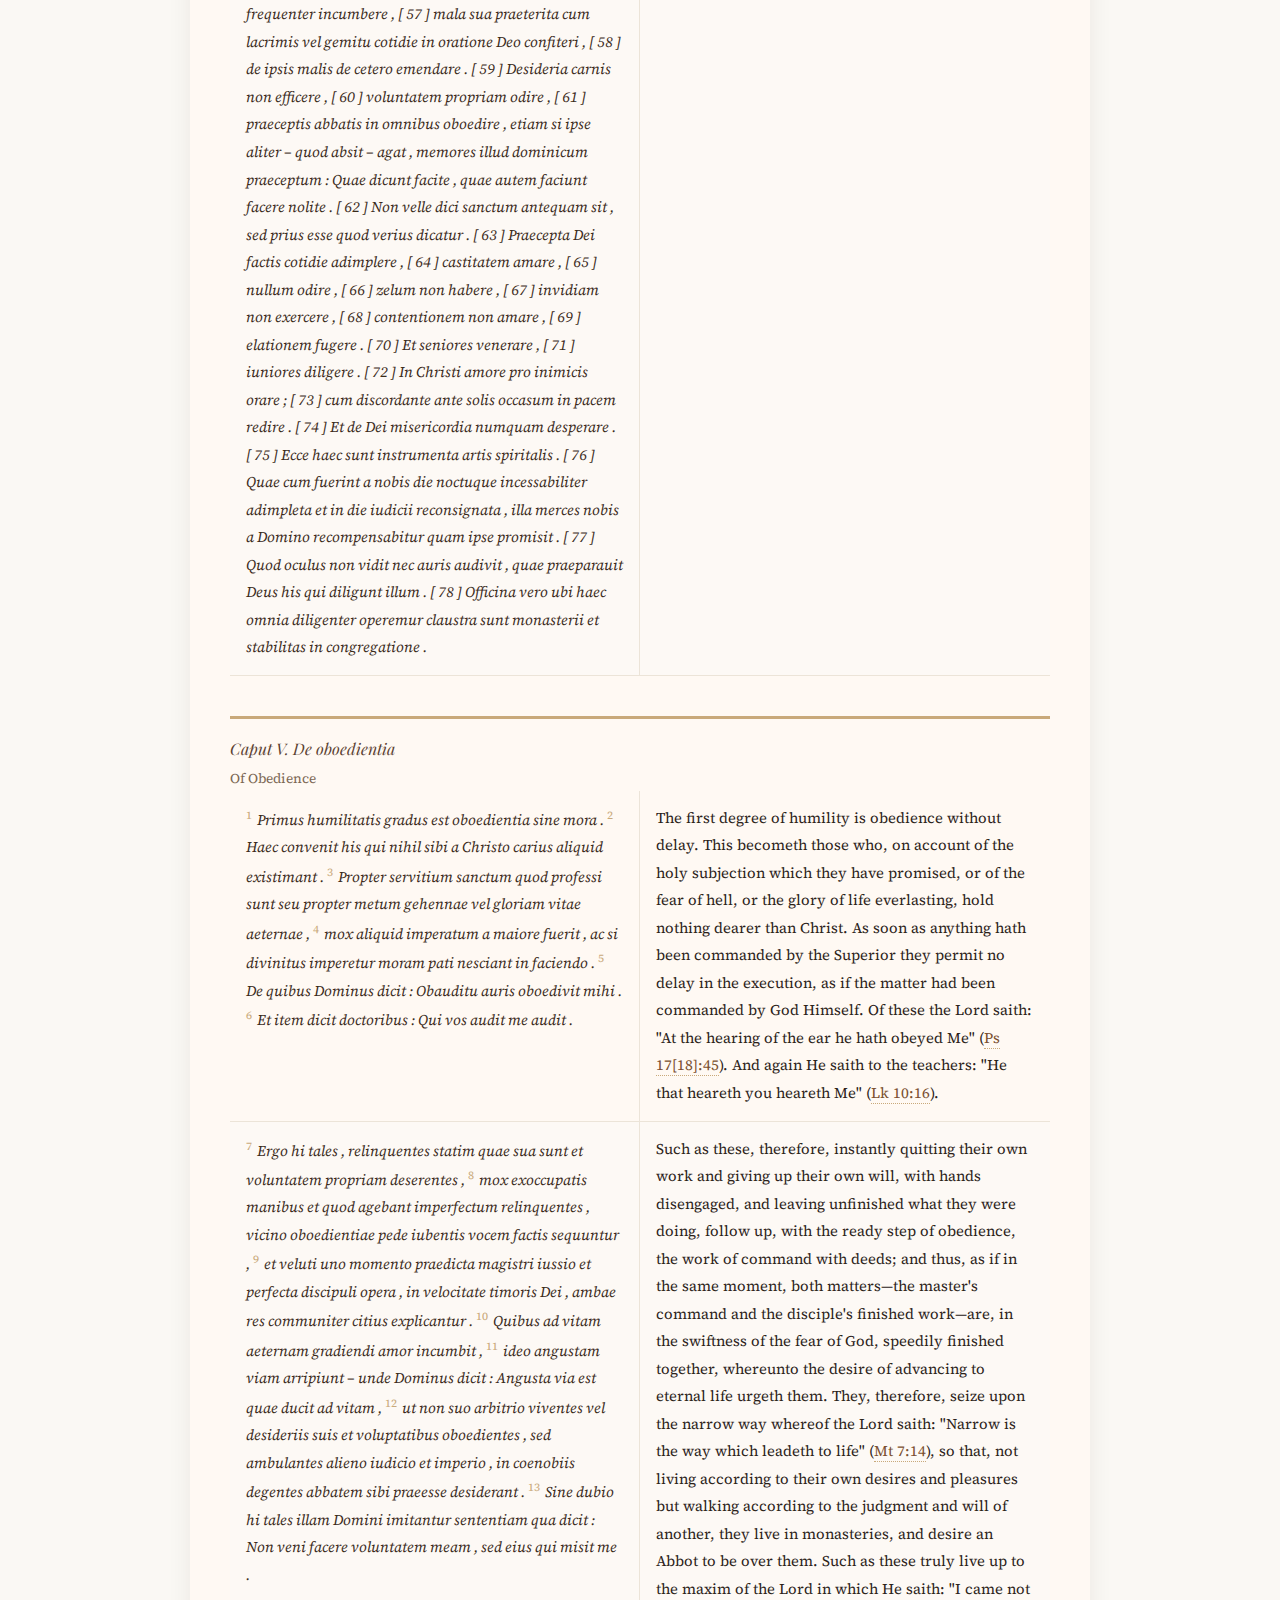
<file: benedict.html>
<!DOCTYPE html>
<html lang="la">
<head>
  <meta charset="UTF-8" />
  <meta name="viewport" content="width=device-width, initial-scale=1.0" />
  <title>Regula Sancti Benedicti | The Rule of St. Benedict</title>
  <link rel="stylesheet" href="../style.css" />
  <style>
    .benedict-intro {
      max-width: 680px;
      margin-bottom: 2rem;
    }
    .chapter-nav {
      background-color: #f3ede4;
      border: 1px solid #ddd0bc;
      border-left: 4px solid #c9a97a;
      padding: 1.25rem 1.5rem;
      margin-bottom: 2.5rem;
      border-radius: 0 4px 4px 0;
      font-size: 0.88rem;
      line-height: 2;
      column-count: 4;
      column-gap: 1.5rem;
    }
    .chapter-nav a {
      display: block;
      text-decoration: none;
      color: #7a4f2e;
    }
    .chapter-nav a:hover { text-decoration: underline; }
    .chapter-heading {
      display: flex;
      flex-direction: column;
      border-top: 3px solid #c9a97a;
      padding-top: 1rem;
      margin-top: 2.5rem;
      margin-bottom: 0;
      gap: 0.15rem;
    }
    .chapter-la {
      font-family: 'Playfair Display', Georgia, serif;
      font-style: italic;
      font-size: 1rem;
      color: #5a4030;
    }
    .chapter-en {
      font-family: 'Source Serif 4', Georgia, serif;
      font-size: 0.85rem;
      color: #7a6652;
    }
    .chapter-body {
      margin-top: 0;
    }
    .para-row {
      display: grid;
      grid-template-columns: 1fr 1fr;
      gap: 0;
      border-bottom: 1px solid #ece4d8;
    }
    .para-row.alt {
      background-color: #fdf9f5;
    }
    .col-latin, .col-english {
      padding: 0.85rem 1rem;
    }
    .col-latin {
      font-style: italic;
      color: #3a2a1a;
      border-right: 1px solid #ece4d8;
      font-size: 0.93rem;
      line-height: 1.85;
    }
    .col-english {
      color: #2a2118;
      font-size: 0.93rem;
      line-height: 1.85;
    }
    .col-latin p, .col-english p {
      margin: 0;
    }
    sup.vnum {
      font-style: normal;
      font-size: 0.7rem;
      color: #c9a97a;
      margin-right: 0.1rem;
      vertical-align: super;
    }
    .attribution {
      margin-top: 3rem;
      padding-top: 1.5rem;
      border-top: 1px solid #ddd0bc;
      font-size: 0.85rem;
      color: #7a6652;
    }

    a.scripture-ref {
      color: #7a4f2e;
      text-decoration: none;
      border-bottom: 1px dotted #c9a97a;
      font-style: normal;
    }
    a.scripture-ref:hover {
      border-bottom-style: solid;
    }
    @media (max-width: 680px) {
      .para-row {
        grid-template-columns: 1fr;
      }
      .col-latin {
        border-right: none;
        border-bottom: 1px solid #ece4d8;
      }
      .chapter-nav { column-count: 2; }
    }
  </style>
</head>
<body>
  <header>
    <h1>Brandon Taylor</h1>
    <nav class="main-nav">
      <a href="../index.html"><strong>Home</strong></a>
      <a href="../research.html"><strong>Research</strong></a>
      <a href="../teaching.html"><strong>Teaching</strong></a>
      <a href="../projects.html"><strong>Digital Projects</strong></a>
      <a href="../publications.html"><strong>Publications</strong></a>
    </nav>
  </header>

  <main>
    <h2>Regula Sancti Benedicti</h2>
    <p class="benedict-intro">The Rule of St. Benedict, written in the sixth century, remains one of the foundational documents of Western monastic life. The Latin text is the original, with verse numbers. The English translation is by Rev. Boniface Verheyen, OSB (d. 1923), and is in the public domain.</p>

    <nav class="chapter-nav" aria-label="Chapter navigation">
      <a href="#prologue">Prologue</a>
      <a href="#chapter-i">Chapter I</a>
      <a href="#chapter-ii">Chapter II</a>
      <a href="#chapter-iii">Chapter III</a>
      <a href="#chapter-iv">Chapter IV</a>
      <a href="#chapter-v">Chapter V</a>
      <a href="#chapter-vi">Chapter VI</a>
      <a href="#chapter-vii">Chapter VII</a>
      <a href="#chapter-viii">Chapter VIII</a>
      <a href="#chapter-ix">Chapter IX</a>
      <a href="#chapter-x">Chapter X</a>
      <a href="#chapter-xi">Chapter XI</a>
      <a href="#chapter-xii">Chapter XII</a>
      <a href="#chapter-xiii">Chapter XIII</a>
      <a href="#chapter-xiv">Chapter XIV</a>
      <a href="#chapter-xv">Chapter XV</a>
      <a href="#chapter-xvi">Chapter XVI</a>
      <a href="#chapter-xvii">Chapter XVII</a>
      <a href="#chapter-xviii">Chapter XVIII</a>
      <a href="#chapter-xix">Chapter XIX</a>
      <a href="#chapter-xx">Chapter XX</a>
      <a href="#chapter-xxi">Chapter XXI</a>
      <a href="#chapter-xxii">Chapter XXII</a>
      <a href="#chapter-xxiii">Chapter XXIII</a>
      <a href="#chapter-xxiv">Chapter XXIV</a>
      <a href="#chapter-xxv">Chapter XXV</a>
      <a href="#chapter-xxvi">Chapter XXVI</a>
      <a href="#chapter-xxvii">Chapter XXVII</a>
      <a href="#chapter-xxviii">Chapter XXVIII</a>
      <a href="#chapter-xxix">Chapter XXIX</a>
      <a href="#chapter-xxx">Chapter XXX</a>
      <a href="#chapter-xxxi">Chapter XXXI</a>
      <a href="#chapter-xxxii">Chapter XXXII</a>
      <a href="#chapter-xxxiii">Chapter XXXIII</a>
      <a href="#chapter-xxxiv">Chapter XXXIV</a>
      <a href="#chapter-xxxv">Chapter XXXV</a>
      <a href="#chapter-xxxvi">Chapter XXXVI</a>
      <a href="#chapter-xxxvii">Chapter XXXVII</a>
      <a href="#chapter-xxxviii">Chapter XXXVIII</a>
      <a href="#chapter-xxxix">Chapter XXXIX</a>
      <a href="#chapter-xl">Chapter XL</a>
      <a href="#chapter-xli">Chapter XLI</a>
      <a href="#chapter-xlii">Chapter XLII</a>
      <a href="#chapter-xliii">Chapter XLIII</a>
      <a href="#chapter-xliv">Chapter XLIV</a>
      <a href="#chapter-xlv">Chapter XLV</a>
      <a href="#chapter-xlvi">Chapter XLVI</a>
      <a href="#chapter-xlvii">Chapter XLVII</a>
      <a href="#chapter-xlviii">Chapter XLVIII</a>
      <a href="#chapter-xlix">Chapter XLIX</a>
      <a href="#chapter-l">Chapter L</a>
      <a href="#chapter-li">Chapter LI</a>
      <a href="#chapter-lii">Chapter LII</a>
      <a href="#chapter-liii">Chapter LIII</a>
      <a href="#chapter-liv">Chapter LIV</a>
      <a href="#chapter-lv">Chapter LV</a>
      <a href="#chapter-lvi">Chapter LVI</a>
      <a href="#chapter-lvii">Chapter LVII</a>
      <a href="#chapter-lviii">Chapter LVIII</a>
      <a href="#chapter-lix">Chapter LIX</a>
      <a href="#chapter-lx">Chapter LX</a>
      <a href="#chapter-lxi">Chapter LXI</a>
      <a href="#chapter-lxii">Chapter LXII</a>
      <a href="#chapter-lxiii">Chapter LXIII</a>
      <a href="#chapter-lxiv">Chapter LXIV</a>
      <a href="#chapter-lxv">Chapter LXV</a>
      <a href="#chapter-lxvi">Chapter LXVI</a>
      <a href="#chapter-lxvii">Chapter LXVII</a>
      <a href="#chapter-lxviii">Chapter LXVIII</a>
      <a href="#chapter-lxix">Chapter LXIX</a>
      <a href="#chapter-lxx">Chapter LXX</a>
      <a href="#chapter-lxxi">Chapter LXXI</a>
      <a href="#chapter-lxxii">Chapter LXXII</a>
      <a href="#chapter-lxxiii">Chapter LXXIII</a>
    </nav>

  <section class="chapter">
    <h3 id="prologue" class="chapter-heading"><span class="chapter-la">Prologus</span><span class="chapter-en">Prologue</span></h3>
    <div class="chapter-body">
    <div class="para-row">
      <div class="col-latin"><p><sup class="vnum">1</sup> Obsculta , o fili , praecepta magistri , et inclina aurem cordis tui , et admonitionem pii patris libenter excipe et efficaciter comple , <sup class="vnum">2</sup> ut ad eum per oboedientiae laborem redeas , a quo per inoboedientiae desidiam recesseras . <sup class="vnum">3</sup> Ad te ergo nunc mihi sermo dirigitur , quisquis abrenuntians propriis voluntatibus , Domino Christo vero regi militaturus , oboedientiae fortissima atque praeclara arma sumis . <sup class="vnum">4</sup> In primis , ut quicquid agendum inchoas bonum , ab eo perfici instantissima oratione deposcas , <sup class="vnum">5</sup> ut qui nos iam in filiorum dignatus est numero computare non debet aliquando de malis actibus nostris contristari .</p></div>
      <div class="col-english"><p>Listen, O my son, to the precepts of thy master, and incline the ear of thy heart, and cheerfully receive and faithfully execute the admonitions of thy loving Father, that by the toil of obedience thou mayest return to Him from whom by the sloth of disobedience thou hast gone away.</p></div>
    </div>    <div class="para-row alt">
      <div class="col-latin"><p><sup class="vnum">6</sup> Ita enim ei omni tempore de bonis suis in nobis parendum est ut non solum iratus pater suos non aliquando filios exheredet , <sup class="vnum">7</sup> sed nec , ut metuendus dominus irritatus a malis nostris , ut nequissimos servos perpetuam tradat ad poenam qui eum sequi noluerint ad gloriam . <sup class="vnum">8</sup> Exsurgamus ergo tandem aliquando excitante nos scriptura ac dicente : Hora est iam nos de somno surgere , <sup class="vnum">9</sup> et apertis oculis nostris ad deificum lumen , attonitis auribus audiamus divina cotidie clamans quid nos admonet vox dicens :</p></div>
      <div class="col-english"><p>To thee, therefore, my speech is now directed, who, giving up thine own will, takest up the strong and most excellent arms of obedience, to do battle for Christ the Lord, the true King.</p></div>
    </div>    <div class="para-row">
      <div class="col-latin"><p><sup class="vnum">10</sup> Hodie si vocem eius audieritis , nolite obdurare corda vestra . <sup class="vnum">11</sup> Et iterum : Qui habet aures audiendi audiat quid spiritus dicat ecclesiis . <sup class="vnum">12</sup> Et quid dicit ? Venite , filii , audite me ; timorem Domini docebo vos <sup class="vnum">13</sup> Currite dum lumen vitae habetis , ne tenebrae mortis vos comprehendant . <sup class="vnum">14</sup> Et quaerens Dominus in multitudine populi cui haec clamat operarium suum , iterum dicit :</p></div>
      <div class="col-english"><p>In the first place, beg of Him by most earnest prayer, that He perfect whatever good thou dost begin, in order that He who hath been pleased to count us in the number of His children, need never be grieved at our evil deeds. For we ought at all times so to serve Him with the good things which He hath given us, that He may not, like an angry father, disinherit his children, nor, like a dread lord, enraged at our evil deeds, hand us over to everlasting punishment as most wicked servants, who would not follow Him to glory.</p></div>
    </div>    <div class="para-row alt">
      <div class="col-latin"><p><sup class="vnum">15</sup> Quis est homo qui vult vitam et cupit videre dies bonos ? <sup class="vnum">16</sup> Quod si tu audiens respondeas : Ego , dicit tibi Deus : <sup class="vnum">17</sup> Si vis habere veram et perpetuam vitam , prohibe linguam tuam a malo et labia tua ne loquantur dolum ; deverte a malo et fac bonum , inquire pacem et sequere eam . <sup class="vnum">18</sup> Et cum haec feceritis , oculi mei super vos et aures meas ad preces vestras , et antequam me invocetis dicam vobis : Ecce adsum .</p></div>
      <div class="col-english"><p>Let us then rise at length, since the Scripture arouseth us, saying: "It is now the hour for us to rise from sleep" (<a href="https://www.biblegateway.com/passage/?search=Romans+13%3A11&version=DRA" target="_blank" class="scripture-ref">Rom 13:11</a>); and having opened our eyes to the deifying light, let us hear with awestruck ears what the divine voice, crying out daily, doth admonish us, saying: "Today, if you shall hear his voice, harden not your hearts" (<a href="https://www.biblegateway.com/passage/?search=Psalms+94%3A8&version=DRA" target="_blank" class="scripture-ref">Ps 94[95]:8</a>). And again: "He that hath ears to hear let him hear what the Spirit saith to the churches" (<a href="https://www.biblegateway.com/passage/?search=Revelation+2%3A7&version=DRA" target="_blank" class="scripture-ref">Rev 2:7</a>). And what doth He say?—"Come, children, hearken unto me, I will teach you the fear of the Lord" (<a href="https://www.biblegateway.com/passage/?search=Psalms+33%3A12&version=DRA" target="_blank" class="scripture-ref">Ps 33[34]:12</a>). "Run whilst you have the light of life, that the darkness of death overtake you not" (<a href="https://www.biblegateway.com/passage/?search=John+12%3A35&version=DRA" target="_blank" class="scripture-ref">Jn 12:35</a>).</p></div>
    </div>    <div class="para-row">
      <div class="col-latin"><p><sup class="vnum">19</sup> Quid dulcius nobis ab hac voce Domini invitantis nos , fratres carissimi ? <sup class="vnum">20</sup> Ecce pietate sua demonstrat nobis Dominus viam vitae . <sup class="vnum">21</sup> Succinctis ergo fide vel observantia bonorum actuum lumbis nostris , per ducatum evangelii pergamus itinera eius , ut mereamur eum qui nos vocavit in regnum suum videre . <sup class="vnum">22</sup> In cuius regni tabernaculo si volumus habitare , nisi illuc bonis actibus curritur , minime pervenitur . <sup class="vnum">23</sup> Sed interrogemus cum propheta Dominum dicentes ei : Domine , quis habitabit in tabernaculo tuo , aut quis requiescet in monte sancto tuo ?</p></div>
      <div class="col-english"><p>And the Lord seeking His workman in the multitude of the people, to whom He proclaimeth these words, saith again: "Who is the man that desireth life and loveth to see good days" (<a href="https://www.biblegateway.com/passage/?search=Psalms+33%3A13&version=DRA" target="_blank" class="scripture-ref">Ps 33[34]:13</a>)? If hearing this thou answerest, "I am he," God saith to thee: "If thou wilt have true and everlasting life, keep thy tongue from evil, and thy lips from speaking guile; turn away from evil and do good; seek after peace and pursue it" (<a href="https://www.biblegateway.com/passage/?search=Psalms+33%3A14-15&version=DRA" target="_blank" class="scripture-ref">Ps 33[34]:14-15</a>). And when you shall have done these things, my eyes shall be upon you, and my ears unto your prayers. And before you shall call upon me I will say: "Behold, I am here" (<a href="https://www.biblegateway.com/passage/?search=Isaiah+58%3A9&version=DRA" target="_blank" class="scripture-ref">Is 58:9</a>).</p></div>
    </div>    <div class="para-row alt">
      <div class="col-latin"><p><sup class="vnum">24</sup> Post hanc interrogationem , fratres , audiamus Dominum respondentem et ostendentem nobis viam ipsius tabernaculi , <sup class="vnum">25</sup> dicens : Qui ingreditur sine macula et operatur iustitiam ; <sup class="vnum">26</sup> qui loquitur veritatem in corde suo , qui non egit dolum in lingua sua ; <sup class="vnum">27</sup> qui non fecit proximo suo malum , qui opprobrium non accepit adversus proximum suum ;</p></div>
      <div class="col-english"><p>What, dearest brethren, can be sweeter to us than this voice of the Lord inviting us? See, in His loving kindness, the Lord showeth us the way of life. Therefore, having our loins girt with faith and the performance of good works, let us walk His ways under the guidance of the Gospel, that we may be found worthy of seeing Him who hath called us to His kingdom (cf 1 Thes 2:12 ).</p></div>
    </div>    <div class="para-row">
      <div class="col-latin"><p><sup class="vnum">28</sup> qui malignum diabolum aliqua suadentem sibi , cum ipsa suasione sua a conspectibus cordis sui respuens , deduxit ad nihilum , et parvulos cogitatos eius tenuit et allisit ad Christum ; <sup class="vnum">29</sup> qui , timentes Dominum , de bona observantia sua non se reddunt elatos , sed ipsa in se bona non a se posse sed a Domino fieri existimantes , <sup class="vnum">30</sup> operantem in se Dominum magnificant , illud cum propheta dicentes : Non nobis , Domine , non nobis , sed nomini tuo da gloriam ; <sup class="vnum">31</sup> sicut nec Paulus apostolus de praedicatione sua sibi aliquid imputavit , dicens : Gratia Dei sum id quod sum ; <sup class="vnum">32</sup> et iterum ipse dicit : Qui gloriatur , in Domino glorietur .</p></div>
      <div class="col-english"><p>If we desire to dwell in the tabernacle of His kingdom, we cannot reach it in any way, unless we run thither by good works. But let us ask the Lord with the Prophet, saying to Him: "Lord, who shall dwell in Thy tabernacle, or who shall rest in Thy holy hill" (<a href="https://www.biblegateway.com/passage/?search=Psalms+14%3A1&version=DRA" target="_blank" class="scripture-ref">Ps 14[15]:1</a>)?</p></div>
    </div>    <div class="para-row alt">
      <div class="col-latin"><p><sup class="vnum">33</sup> Unde et Dominus in evangelio ait : Qui audit verba mea haec et facit ea , similabo eum viro sapienti qui aedificavit domum suam super petram ; <sup class="vnum">34</sup> venerunt flumina , flaverunt venti , et impegerunt in domum illam , et non cecidit , quia fundata erat super petram . <sup class="vnum">35</sup> Haec complens Dominus exspectat nos cotidie his suis sanctis monitis factis nos respondere debere . <sup class="vnum">36</sup> Ideo nobis propter emendationem malorum huius vitae dies ad indutias relaxantur ,</p></div>
      <div class="col-english"><p>After this question, brethren, let us listen to the Lord answering and showing us the way to this tabernacle, saying: "He that walketh without blemish and worketh justice; he that speaketh truth in his heart; who hath not used deceit in his tongue, nor hath done evil to his neighbor, nor hath taken up a reproach against his neighbor" (<a href="https://www.biblegateway.com/passage/?search=Psalms+14%3A2-3&version=DRA" target="_blank" class="scripture-ref">Ps 14[15]:2-3</a>), who hath brought to naught the foul demon tempting him, casting him out of his heart with his temptation, and hath taken his evil thoughts whilst they were yet weak and hath dashed them against Christ (cf Ps 14[15]:4 ; Ps 136[137]:9 ); who fearing the Lord are not puffed up by their goodness of life, but holding that the actual good which is in them cannot be done by themselves, but by the Lord, they praise the Lord working in them (cf Ps 14[15]:4 ), saying with the Prophet: "Not to us, O Lord, not to us; by to Thy name give glory" ( Ps 113[115:1]:9 ). Thus also the Apostle Paul hath not taken to himself any credit for his preaching, saying: "By the grace of God, I am what I am" (<a href="https://www.biblegateway.com/passage/?search=1+Corinthians+15%3A10&version=DRA" target="_blank" class="scripture-ref">1 Cor 15:10</a>). And again he saith: "He that glorieth, let him glory in the Lord" (<a href="https://www.biblegateway.com/passage/?search=2+Corinthians+10%3A17&version=DRA" target="_blank" class="scripture-ref">2 Cor 10:17</a>).</p></div>
    </div>    <div class="para-row">
      <div class="col-latin"><p><sup class="vnum">37</sup> dicente Apostolo : An nescis quia patientia Dei ad paenitentiam te adducit ? <sup class="vnum">38</sup> Nam pius Dominus dicit : Nolo mortem peccatoris , sed convertatur et vivat . <sup class="vnum">39</sup> Cum ergo interrogassemus Dominum , fratres , de habitatore tabernaculi eius , audivimus habitandi praeceptum , sed si compleamus habitatoris officium . <sup class="vnum">40</sup> Ergo praeparanda sunt corda nostra et corpora sanctae praeceptorum oboedientiae militanda , <sup class="vnum">41</sup> et quod minus habet in nos natura possibile , rogemus Dominum ut gratiae suae iubeat nobis adiutorium ministrare .</p></div>
      <div class="col-english"><p>Hence, the Lord also saith in the Gospel: "He that heareth these my words and doeth them, shall be likened to a wise man who built his house upon a rock; the floods came, the winds blew, and they beat upon that house, and it fell not, for it was founded on a rock" (<a href="https://www.biblegateway.com/passage/?search=Matthew+7%3A24-25&version=DRA" target="_blank" class="scripture-ref">Mt 7:24-25</a>). The Lord fulfilling these words waiteth for us from day to day, that we respond to His holy admonitions by our works. Therefore, our days are lengthened to a truce for the amendment of the misdeeds of our present life; as the Apostle saith: "Knowest thou not that the patience of God leadeth thee to penance" (<a href="https://www.biblegateway.com/passage/?search=Romans+2%3A4&version=DRA" target="_blank" class="scripture-ref">Rom 2:4</a>)? For the good Lord saith: "I will not the death of the sinner, but that he be converted and live" (<a href="https://www.biblegateway.com/passage/?search=Ezekiel+33%3A11&version=DRA" target="_blank" class="scripture-ref">Ezek 33:11</a>).</p></div>
    </div>    <div class="para-row alt">
      <div class="col-latin"><p><sup class="vnum">42</sup> Et si , fugientes gehennae poenas , ad vitam volumus pervenire perpetuam , <sup class="vnum">43</sup> dum adhuc vacat et in hoc corpore sumus et haec omnia per hanc lucis vitam vacat implere , <sup class="vnum">44</sup> currendum et agendum est modo quod in perpetuo nobis expediat . <sup class="vnum">45</sup> Constituenda est ergo nobis dominici schola servitii .</p></div>
      <div class="col-english"><p>Now, brethren, that we have asked the Lord who it is that shall dwell in His tabernacle, we have heard the conditions for dwelling there; and if we fulfil the duties of tenants, we shall be heirs of the kingdom of heaven. Our hearts and our bodies must, therefore, be ready to do battle under the biddings of holy obedience; and let us ask the Lord that He supply by the help of His grace what is impossible to us by nature. And if, flying from the pains of hell, we desire to reach life everlasting, then, while there is yet time, and we are still in the flesh, and are able during the present life to fulfil all these things, we must make haste to do now what will profit us forever.</p></div>
    </div>    <div class="para-row">
      <div class="col-latin"><p><sup class="vnum">46</sup> In qua institutione nihil asperum , nihil grave , nos constituturos speramus ; <sup class="vnum">47</sup> sed et si quid paululum restrictius , dictante aequitatis ratione , propter emendationem vitiorum vel conservationem caritatis processerit , <sup class="vnum">48</sup> non ilico pavore perterritus refugias viam salutis quae non est nisi angusto initio incipienda . <sup class="vnum">49</sup> Processu vero conversationis et fidei , dilatato corde inenarrabili dilectionis dulcedine curritur via mandatorum Dei , <sup class="vnum">50</sup> ut ab ipsius numquam magisterio discedentes , in eius doctrinam usque ad mortem in monasterio perseverantes , passionibus Christi per patientiam participemur , ut et regno eius mereamur esse consortes . Amen .</p></div>
      <div class="col-english"><p>We are, therefore, about to found a school of the Lord's service, in which we hope to introduce nothing harsh or burdensome. But even if, to correct vices or to preserve charity, sound reason dictateth anything that turneth out somewhat stringent, do not at once fly in dismay from the way of salvation, the beginning of which cannot but be narrow. But as we advance in the religious life and faith, we shall run the way of God's commandments with expanded hearts and unspeakable sweetness of love; so that never departing from His guidance and persevering in the monastery in His doctrine till death, we may by patience share in the sufferings of Christ, and be found worthy to be coheirs with Him of His kingdom.</p></div>
    </div>
    </div>
  </section>

  <section class="chapter">
    <h3 id="chapter-i" class="chapter-heading"><span class="chapter-la">Caput I. De generibus Monachorum</span><span class="chapter-en">Of the Kinds or the Life of Monks</span></h3>
    <div class="chapter-body">
    <div class="para-row">
      <div class="col-latin"><p><sup class="vnum">1</sup> Monachorum quattuor esse genera manifestum est . <sup class="vnum">2</sup> Primum coenobitarum , hoc est monasteriale , militans sub regula vel abbate . <sup class="vnum">3</sup> Deinde secundum genus est anachoritarum , id est eremitarum , horum qui non conversationis fervore novicio , sed monasterii probatione diuturna ,</p></div>
      <div class="col-english"><p>It is well known that there are four kinds of monks. The first kind is that of Cenobites, that is, the monastic, who live under a rule and an Abbot.</p></div>
    </div>    <div class="para-row alt">
      <div class="col-latin"><p><sup class="vnum">4</sup> qui didicerunt contra diabolum multorum solacio iam docti pugnare , <sup class="vnum">5</sup> et bene exstructi fraterna ex acie ad singularem pugnam eremi , securi iam sine consolatione alterius , sola manu vel brachio contra vitia carnis vel cogitationum , Deo auxiliante , pugnare sufficiunt .</p></div>
      <div class="col-english"><p>The second kind is that of Anchorites, or Hermits, that is, of those who, no longer in the first fervor of their conversion, but taught by long monastic practice and the help of many brethren, have already learned to fight against the devil; and going forth from the rank of their brethren well trained for single combat in the desert, they are able, with the help of God, to cope single-handed without the help of others, against the vices of the flesh and evil thoughts.</p></div>
    </div>    <div class="para-row">
      <div class="col-latin"><p><sup class="vnum">6</sup> Tertium vero monachorum taeterrimum genus est sarabaitarum , qui nulla regula approbati , experientia magistra , sicut aurum fornacis , sed in plumbi natura molliti , <sup class="vnum">7</sup> adhuc operibus servantes saeculo fidem , mentiri Deo per tonsuram noscuntur . <sup class="vnum">8</sup> Qui bini aut terni aut certe singuli sine pastore , non dominicis sed suis inclusi ovilibus , pro lege eis est desideriorum voluntas ,</p></div>
      <div class="col-english"><p>But a third and most vile class of monks is that of Sarabaites, who have been tried by no rule under the hand of a master, as gold is tried in the fire (cf Prov 27:21 ); but, soft as lead, and still keeping faith with the world by their works, they are known to belie God by their tonsure. Living in two's and three's, or even singly, without a shepherd, enclosed, not in the Lord's sheepfold, but in their own, the gratification of their desires is law unto them; because what they choose to do they call holy, but what they dislike they hold to be unlawful.</p></div>
    </div>    <div class="para-row alt">
      <div class="col-latin"><p><sup class="vnum">9</sup> cum quicquid putaverint vel elegerint , hoc dicunt sanctum , et quod noluerint , hoc putant non licere . <sup class="vnum">10</sup> Quartum vero genus est monachorum quod nominatur gyrovagum , qui tota vita sua per diversas provincias ternis aut quaternis diebus per diversorum cellas hospitantur ,</p></div>
      <div class="col-english"><p>But the fourth class of monks is that called Landlopers, who keep going their whole life long from one province to another, staying three or four days at a time in different cells as guests. Always roving and never settled, they indulge their passions and the cravings of their appetite, and are in every way worse than the Sarabaites. It is better to pass all these over in silence than to speak of their most wretched life.</p></div>
    </div>    <div class="para-row">
      <div class="col-latin"><p><sup class="vnum">11</sup> semper vagi et numquam stabiles , et propriis voluntatibus et gulae illecebris servientes , et per omnia deteriores sarabaitis . <sup class="vnum">12</sup> De quorum omnium horum miserrima conversatione melius est silere quam loqui . <sup class="vnum">13</sup> His ergo omissis , ad coenobitarum fortissimum genus disponendum , adiuvante Domino , veniamus .</p></div>
      <div class="col-english"><p>Therefore, passing these over, let us go on with the help of God to lay down a rule for that most valiant kind of monks, the Cenobites.</p></div>
    </div>
    </div>
  </section>

  <section class="chapter">
    <h3 id="chapter-ii" class="chapter-heading"><span class="chapter-la">Caput II. Qualis debeat esse Abbas</span><span class="chapter-en">What Kind of Man the Abbot Ought to Be</span></h3>
    <div class="chapter-body">
    <div class="para-row">
      <div class="col-latin"><p><sup class="vnum">1</sup> Abbas qui praeesse dignus est monasterio semper meminere debet quod dicitur et nomen maioris factis implere . <sup class="vnum">2</sup> Christi enim agere vices in monasterio creditur , quando ipsius vocatur pronomine , <sup class="vnum">3</sup> dicente Apostolo : Accepistis spiritum adoptionis filiorum , in quo clamamus : Abba , Pater . <sup class="vnum">4</sup> Ideoque abbas nihil extra praeceptum Domini quod sit debet aut docere aut constituere vel iubere , <sup class="vnum">5</sup> sed iussio eius vel doctrina fermentum divinae iustitiae in discipulorum mentibus conspargatur , <sup class="vnum">6</sup> memor semper abbas quia doctrinae suae vel discipulorum oboedientiae , utrarumque rerum , in tremendo iudicio Dei facienda erit discussio .</p></div>
      <div class="col-english"><p>The Abbot who is worthy to be over a monastery, ought always to be mindful of what he is called, and make his works square with his name of Superior. For he is believed to hold the place of Christ in the monastery, when he is called by his name, according to the saying of the Apostle: "You have received the spirit of adoption of sons, whereby we cry Abba (Father)" (<a href="https://www.biblegateway.com/passage/?search=Romans+8%3A15&version=DRA" target="_blank" class="scripture-ref">Rom 8:15</a>). Therefore, the Abbot should never teach, prescribe, or command (which God forbid) anything contrary to the laws of the Lord; but his commands and teaching should be instilled like a leaven of divine justice into the minds of his disciples.</p></div>
    </div>    <div class="para-row alt">
      <div class="col-latin"><p><sup class="vnum">7</sup> Sciatque abbas culpae pastoris incumbere quicquid in ovibus paterfamilias utilitatis minus potuerit invenire . <sup class="vnum">8</sup> Tantundem iterum erit ut , si inquieto vel inoboedienti gregi pastoris fuerit omnis diligentia attributa et morbidis earum actibus universa fuerit cura exhibita , <sup class="vnum">9</sup> pastor eorum in iudicio Domini absolutus dicat cum propheta Domino : iustitiam tuam non abscondi in corde meo , veritatem tuam et salutare tuum dixi ; ipsi autem contemnentes spreverunt me , <sup class="vnum">10</sup> et tunc demum inoboedientibus curae suae ovibus poena sit eis praevalens ipsa mors . <sup class="vnum">11</sup> Ergo , cum aliquis suscipit nomen abbatis , duplici debet doctrina suis praeesse discipulis ,</p></div>
      <div class="col-english"><p>Let the Abbot always bear in mind that he must give an account in the dread judgment of God of both his own teaching and of the obedience of his disciples. And let the Abbot know that whatever lack of profit the master of the house shall find in the sheep, will be laid to the blame of the shepherd. On the other hand he will be blameless, if he gave all a shepherd's care to his restless and unruly flock, and took all pains to correct their corrupt manners; so that their shepherd, acquitted at the Lord's judgment seat, may say to the Lord with the Prophet: "I have not hid Thy justice within my heart. I have declared Thy truth and Thy salvation" (<a href="https://www.biblegateway.com/passage/?search=Psalms+39%3A11&version=DRA" target="_blank" class="scripture-ref">Ps 39[40]:11</a>). "But they contemning have despised me" ( Is 1:2; Ezek 20:27 ). Then at length eternal death will be the crushing doom of the rebellious sheep under his charge.</p></div>
    </div>    <div class="para-row">
      <div class="col-latin"><p><sup class="vnum">12</sup> id est omnia bona et sancta factis amplius quam verbis ostendat , ut capacibus discipulis mandata Domini verbis proponere , duris corde vero et simplicioribus factis suis divina praecepta monstrare . <sup class="vnum">13</sup> Omnia vero quae discipulis docuerit esse contraria in suis factis indicet non agenda , ne aliis praedicans ipse reprobus inveniatur , <sup class="vnum">14</sup> ne quando illi dicat Deus peccanti : Quare tu enarras iustitias meas et assumis testamentum meum per os tuum ? Tu vero odisti disciplinam et proiecisti sermones meos post te , <sup class="vnum">15</sup> et : Qui in fratris tui oculo festucam videbas , in tuo trabem non vidisti . <sup class="vnum">16</sup> Non ab eo persona in monasterio discernatur . <sup class="vnum">17</sup> Non unus plus ametur quam alius , nisi quem in bonis actibus aut oboedientia invenerit meliorem .</p></div>
      <div class="col-english"><p>When, therefore, anyone taketh the name of Abbot he should govern his disciples by a twofold teaching; namely, he should show them all that is good and holy by his deeds more than by his words; explain the commandments of God to intelligent disciples by words, but show the divine precepts to the dull and simple by his works. And let him show by his actions, that whatever he teacheth his disciples as being contrary to the law of God must not be done, "lest perhaps when he hath preached to others, he himself should become a castaway" (<a href="https://www.biblegateway.com/passage/?search=1+Corinthians+9%3A27&version=DRA" target="_blank" class="scripture-ref">1 Cor 9:27</a>), and he himself committing sin, God one day say to him: "Why dost thou declare My justices, and take My covenant in thy mouth? But thou hast hated discipline, and hast cast My words behind thee" (<a href="https://www.biblegateway.com/passage/?search=Psalms+49%3A16-17&version=DRA" target="_blank" class="scripture-ref">Ps 49[50]:16-17</a>). And: "Thou who sawest the mote in thy brother's eye, hast not seen the beam in thine own" (<a href="https://www.biblegateway.com/passage/?search=Matthew+7%3A3&version=DRA" target="_blank" class="scripture-ref">Mt 7:3</a>).</p></div>
    </div>    <div class="para-row alt">
      <div class="col-latin"><p><sup class="vnum">18</sup> Non convertenti ex servitio praeponatur ingenuus , nisi alia rationabilis causa exsistat . <sup class="vnum">19</sup> Quod si ita , iustitia dictante , abbati visum fuerit , et de cuiuslibet ordine id faciet . Sin alias , propria teneant loca , <sup class="vnum">20</sup> quia sive servus sive liber , omnes in Christo unum sumus et sub uno Domino aequalem servitutis militiam baiulamus , quia non est apud Deum personarum acceptio . <sup class="vnum">21</sup> Solummodo in hac parte apud ipsum discernimur , si meliores ab aliis in operibus bonis et humiles inveniamur . <sup class="vnum">22</sup> Ergo aequalis sit ab eo omnibus caritas , una praebeatur in omnibus secundum merita disciplina . <sup class="vnum">23</sup> In doctrina sua namque abbas apostolicam debet illam semper formam servare in qua dicit : Argue , obsecra , increpa ,</p></div>
      <div class="col-english"><p>Let him make no distinction of persons in the monastery. Let him not love one more than another, unless it be one whom he findeth more exemplary in good works and obedience. Let not a free-born be preferred to a freedman, unless there be some other reasonable cause. But if from a just reason the Abbot deemeth it proper to make such a distinction, he may do so in regard to the rank of anyone whomsoever; otherwise let everyone keep his own place; for whether bond or free, we are all one in Christ (cf Gal 3:28 ; Eph 6:8 ), and we all bear an equal burden of servitude under one Lord, "for there is no respect of persons with God" (<a href="https://www.biblegateway.com/passage/?search=Romans+2%3A11&version=DRA" target="_blank" class="scripture-ref">Rom 2:11</a>). We are distinguished with Him in this respect alone, if we are found to excel others in good works and in humility. Therefore, let him have equal charity for all, and impose a uniform discipline for all according to merit.</p></div>
    </div>    <div class="para-row">
      <div class="col-latin"><p><sup class="vnum">24</sup> id est , miscens temporibus tempora , terroribus blandimenta , dirum magistri , pium patris ostendat affectum , <sup class="vnum">25</sup> id est indisciplinatos et inquietos debet durius arguere , oboedientes autem et mites et patientes ut in melius proficiant obsecrare , neglegentes et contemnentes ut increpat et corripiat admonemus . <sup class="vnum">26</sup> Neque dissimulet peccata delinquentium ; sed et mox ut coeperint oriri radicitus ea ut praevalet amputet , memor periculi Heli sacerdotis de Silo . <sup class="vnum">27</sup> Et honestiores quidem atque intellegibiles animos prima vel secunda admonitione verbis corripiat , <sup class="vnum">28</sup> improbos autem et duros ac superbos vel inoboedientes verberum vel corporis castigatio in ipso initio peccati coerceat , sciens scriptum : Stultus verbis non corrigitur , <sup class="vnum">29</sup> et iterum : Percute filium tuum virga et liberabis animam eius a morte .</p></div>
      <div class="col-english"><p>For in his teaching the Abbot should always observe that principle of the Apostle in which he saith: "Reprove, entreat, rebuke" (<a href="https://www.biblegateway.com/passage/?search=2+Timothy+4%3A2&version=DRA" target="_blank" class="scripture-ref">2 Tm 4:2</a>), that is, mingling gentleness with severity, as the occasion may call for, let him show the severity of the master and the loving affection of a father. He must sternly rebuke the undisciplined and restless; but he must exhort the obedient, meek, and patient to advance in virtue. But we charge him to rebuke and punish the negligent and haughty. Let him not shut his eyes to the sins of evil-doers; but on their first appearance let him do his utmost to cut them out from the root at once, mindful of the fate of Heli, the priest of Silo (cf 1 Samuel 2:11-4:18 ). The well-disposed and those of good understanding, let him correct at the first and second admonition only with words; but let him chastise the wicked and the hard of heart, and the proud and disobedient at the very first offense with stripes and other bodily punishments, knowing that it is written: "The fool is not corrected with words" (<a href="https://www.biblegateway.com/passage/?search=Proverbs+29%3A19&version=DRA" target="_blank" class="scripture-ref">Prov 29:19</a>). And again: "Strike thy son with the rod, and thou shalt deliver his soul from death" (<a href="https://www.biblegateway.com/passage/?search=Proverbs+23%3A14&version=DRA" target="_blank" class="scripture-ref">Prov 23:14</a>).</p></div>
    </div>    <div class="para-row alt">
      <div class="col-latin"><p><sup class="vnum">30</sup> Meminere debet semper abbas quod est , meminere quod dicitur , et scire quia cui plus committitur , plus ab eo exigitur . <sup class="vnum">31</sup> Sciatque quam difficilem et arduam rem suscipit regere animas et multorum servire moribus , et alium quidem blandimentis , alium vero increpationibus , alium suasionibus ; <sup class="vnum">32</sup> et secundum uniuscuiusque qualitatem vel intellegentiam , ita se omnibus conformet et aptet ut non solum detrimenta gregis sibi commissi non patiatur , verum in augmentatione boni gregis gaudeat . <sup class="vnum">33</sup> Ante omnia , ne dissimulans aut parvipendens salutem animarum sibi commissarum , ne plus gerat sollicitudinem de rebus transitoriis et terrenis atque caducis , <sup class="vnum">34</sup> sed semper cogitet quia animas suscepit regendas , de quibus et rationem redditurus est .</p></div>
      <div class="col-english"><p>The Abbot ought always to remember what he is and what he is called, and to know that to whom much hath been entrusted, from him much will be required; and let him understand what a difficult and arduous task he assumeth in governing souls and accommodating himself to a variety of characters. Let him so adjust and adapt himself to everyone—to one gentleness of speech, to another by reproofs, and to still another by entreaties, to each one according to his bent and understanding—that he not only suffer no loss in his flock, but may rejoice in the increase of a worthy fold.</p></div>
    </div>    <div class="para-row">
      <div class="col-latin"><p><sup class="vnum">35</sup> Et ne causetur de minori forte substantia , meminerit scriptum : Primum quaerite regnum Dei et iustitiam eius , et haec omnia adicientur vobis , <sup class="vnum">36</sup> et iterum : Nihil deest timentibus eum . <sup class="vnum">37</sup> Sciatque quia qui suscipit animas regendas paret se ad rationem reddendam , <sup class="vnum">38</sup> et quantum sub cura sua fratrum se habere scierit numerum , agnoscat pro certo quia in die iudicii ipsarum omnium animarum est redditurus Domino rationem , sine dubio addita et suae animae . <sup class="vnum">39</sup> Et ita , timens semper futuram discussionem pastoris de creditis ovibus , cum de alienis ratiociniis cavet , redditur de suis sollicitus , <sup class="vnum">40</sup> et cum de monitionibus suis emendationem aliis sumministrat ipse efficitur a vitiis emendatus .</p></div>
      <div class="col-english"><p>Above all things, that the Abbot may not neglect or undervalue the welfare of the souls entrusted to him, let him not have too great a concern about fleeting, earthly, perishable things; but let him always consider that he hath undertaken the government of souls, of which he must give an account. And that he may not perhaps complain of the want of earthly means, let him remember what is written: "Seek ye first the kingdom of God and His justice, and all these things shall be added unto you" (<a href="https://www.biblegateway.com/passage/?search=Matthew+6%3A33&version=DRA" target="_blank" class="scripture-ref">Mt 6:33</a>). And again: "There is no want to them that fear Him" (<a href="https://www.biblegateway.com/passage/?search=Psalms+33%3A10&version=DRA" target="_blank" class="scripture-ref">Ps 33[34]:10</a>). And let him know that he who undertaketh the government of souls must prepare himself to give an account for them; and whatever the number of brethren he hath under his charge, let him be sure that on judgment day he will, without doubt, have to give an account to the Lord for all these souls, in addition to that of his own. And thus, whilst he is in constant fear of the Shepherd's future examination about the sheep entrusted to him, and is watchful of his account for others, he is made solicitous also on his own account; and whilst by his admonitions he had administered correction to others, he is freed from his own failings.</p></div>
    </div>
    </div>
  </section>

  <section class="chapter">
    <h3 id="chapter-iii" class="chapter-heading"><span class="chapter-la">Caput III. De adhibendis ad consilium fratribus</span><span class="chapter-en">Of Calling the Brethren for Counsel</span></h3>
    <div class="chapter-body">
    <div class="para-row">
      <div class="col-latin"><p><sup class="vnum">1</sup> Quotiens aliqua praecipua agenda sunt in monasterio , convocet abbas omnem congregationem et dicat ipse unde agitur , <sup class="vnum">2</sup> et audiens consilium fratrum tractet apud se et quod utilius iudicaverit faciat . <sup class="vnum">3</sup> Ideo autem omnes ad consilium vocari diximus quia saepe iuniori Dominus revelat quod melius est . <sup class="vnum">4</sup> Sic autem dent fratres consilium cum omni humilitatis subiectione , et non praesumant procaciter defendere quod eis visum fuerit , <sup class="vnum">5</sup> et magis in abbatis pendat arbitrio , ut quod salubrius esse iudicaverit ei cuncti oboediant . <sup class="vnum">6</sup> Sed sicut discipulos convenit oboedire magistro , ita et ipsum provide et iuste condecet cuncta disponere .</p></div>
      <div class="col-english"><p>Whenever weighty matters are to be transacted in the monastery, let the Abbot call together the whole community, and make known the matter which is to be considered. Having heard the brethren's views, let him weigh the matter with himself and do what he thinketh best. It is for this reason, however, we said that all should be called for counsel, because the Lord often revealeth to the younger what is best. Let the brethren, however, give their advice with humble submission, and let them not presume stubbornly to defend what seemeth right to them, for it must depend rather on the Abbot's will, so that all obey him in what he considereth best. But as it becometh disciples to obey their master, so also it becometh the master to dispose all things with prudence and justice. Therefore, let all follow the Rule as their guide in everything, and let no one rashly depart from it.</p></div>
    </div>    <div class="para-row alt">
      <div class="col-latin"><p><sup class="vnum">7</sup> In omnibus igitur omnes magistram sequantur regulam , neque ab ea temere declinetur a quoquam . <sup class="vnum">8</sup> Nullus in monasterio proprii sequatur cordis voluntatem , <sup class="vnum">9</sup> neque praesumat quisquam cum abbate suo proterve aut foris monasterium contendere . <sup class="vnum">10</sup> Quod si praesumpserit , regulari disciplinae subiaceat . <sup class="vnum">11</sup> Ipse tamen abbas cum timore Dei et observatione regulae omnia faciat , sciens se procul dubio de omnibus iudiciis suis aequissimo iudici Deo rationem redditurum . <sup class="vnum">12</sup> Si qua vero minora agenda sunt in monasterii utilitatibus , seniorum tantum utatur consilio , <sup class="vnum">13</sup> sicut scriptum est : Omnia fac cum consilio et post factum non paeniteberis .</p></div>
      <div class="col-english"><p>Let no one in the monastery follow the bent of his own heart, and let no one dare to dispute insolently with his Abbot, either inside or outside the monastery. If any one dare to do so, let him be placed under the correction of the Rule. Let the Abbot himself, however, do everything in the fear of the Lord and out of reverence for the Rule, knowing that, beyond a doubt, he will have to give an account to God, the most just Judge, for all his rulings. If, however, matters of less importance, having to do with the welfare of the monastery, are to be treated of, let him use the counsel of the Seniors only, as it is written: "Do all things with counsel, and thou shalt not repent when thou hast done" (<a href="https://www.biblegateway.com/passage/?search=Sirach+32%3A24&version=DRA" target="_blank" class="scripture-ref">Sir 32:24</a>).</p></div>
    </div>
    </div>
  </section>

  <section class="chapter">
    <h3 id="chapter-iv" class="chapter-heading"><span class="chapter-la">Caput IV. Quae sunt instrumenta bonorum operum</span><span class="chapter-en">The Instruments of Good Works</span></h3>
    <div class="chapter-body">
    <div class="para-row">
      <div class="col-latin"><p><sup class="vnum">1</sup> In primis Dominum Deum diligere ex toto corde , tota anima , tota virtute ; <sup class="vnum">2</sup> deinde proximum tamquam seipsum . <sup class="vnum">3</sup> Deinde non occidere , <sup class="vnum">4</sup> non adulterare , <sup class="vnum">5</sup> non facere furtum , <sup class="vnum">6</sup> non concupiscere , <sup class="vnum">7</sup> non falsum testimonium dicere , <sup class="vnum">8</sup> honorare omnes homines , <sup class="vnum">9</sup> et quod sibi quis fieri non vult , alio ne faciat . <sup class="vnum">10</sup> Abnegare semetipsum sibi ut sequatur Christum . <sup class="vnum">11</sup> Corpus castigare , <sup class="vnum">12</sup> delicias non amplecti , <sup class="vnum">13</sup> ieiunium amare . <sup class="vnum">14</sup> Pauperes recreare , <sup class="vnum">15</sup> nudum vestire , <sup class="vnum">16</sup> infirmum visitare , <sup class="vnum">17</sup> mortuum sepelire . <sup class="vnum">18</sup> In tribulatione subvenire , <sup class="vnum">19</sup> dolentem consolari . <sup class="vnum">20</sup> Saeculi actibus se facere alienum , <sup class="vnum">21</sup> nihil amori Christi praeponere . <sup class="vnum">22</sup> Iram non perficere , <sup class="vnum">23</sup> iracundiae tempus non reservare . <sup class="vnum">24</sup> Dolum in corde non tenere , <sup class="vnum">25</sup> pacem falsam non dare . <sup class="vnum">26</sup> Caritatem non derelinquere .</p></div>
      <div class="col-english"><p>(1) In the first place to love the Lord God with the whole heart, the whole soul, the whole strength...(2) Then, one's neighbor as one's self (cf Mt 22:37-39 ; Mk 12:30-31 ; Lk 10:27 ).(3) Then, not to kill...(4) Not to commit adultery...(5) Not to steal...(6) Not to covet (cf Rom 13:9 ).(7) Not to bear false witness (cf Mt 19:18 ; Mk 10:19 ; Lk 18:20 ). (8) To honor all men (cf 1 Pt 2:17).(9) And what one would not have done to himself, not to do to another (cf Tob 4:16 ; Mt 7:12 ; Lk 6:31 ).(10) To deny one's self in order to follow Christ (cf Mt 16:24 ; Lk 9:23 ).(11) To chastise the body (cf 1 Cor 9:27 ).(12) Not to seek after pleasures.(13) To love fasting.(14) To relieve the poor.(15) To clothe the naked... (16) To visit the sick (cf Mt 25:36 ).(17) To bury the dead.(18) To help in trouble.(19) To console the sorrowing.(20) To hold one's self aloof from worldly ways.(21) To prefer nothing to the love of Christ.(22) Not to give way to anger.(23) Not to foster a desire for revenge.(24) Not to entertain deceit in the heart.(25) Not to make a false peace.(26) Not to forsake charity.(27) Not to swear, lest perchance one swear falsely.(28) To speak the truth with heart and tongue. (29) Not to return evil for evil (cf 1 Thes 5:15 ; 1 Pt 3:9 ).(30) To do no injury, yea, even patiently to bear the injury done us.(31) To love one's enemies (cf Mt 5:44 ; Lk 6:27 ).(32) Not to curse them that curse us, but rather to bless them.(33) To bear persecution for justice sake (cf Mt 5:10 ).(34) Not to be proud...(35) Not to be given to wine (cf Ti 1:7 ; 1 Tm 3:3 ).(36) Not to be a great eater. (37) Not to be drowsy.(38) Not to be slothful (cf Rom 12:11 ).(39) Not to be a murmurer. (40) Not to be a detractor.(41) To put one's trust in God.(42) To refer what good one sees in himself, not to self, but to God.(43) But as to any evil in himself, let him be convinced that it is his own and charge it to himself.(44) To fear the day of judgment.(45) To be in dread of hell.(46) To desire eternal life with all spiritual longing.(47) To keep death before one's eyes daily.(48) To keep a constant watch over the actions of our life.(49) To hold as certain that God sees us everywhere.(50) To dash at once against Christ the evil thoughts which rise in one's heart.(51) And to disclose them to our spiritual father.(52) To guard one's tongue against bad and wicked speech.(53) Not to love much speaking.(54) Not to speak useless words and such as provoke laughter.(55) Not to love much or boisterous laughter.(56) To listen willingly to holy reading.(57) To apply one's self often to prayer.(58) To confess one's past sins to God daily in prayer with sighs and tears, and to amend them for the future.(59) Not to fulfil the desires of the flesh (cf Gal 5:16 ).(60) To hate one's own will.(61) To obey the commands of the Abbot in all things, even though he himself (which Heaven forbid) act otherwise, mindful of that precept of the Lord: "What they say, do ye; what they do, do ye not" (<a href="https://www.biblegateway.com/passage/?search=Matthew+23%3A3&version=DRA" target="_blank" class="scripture-ref">Mt 23:3</a>).(62) Not to desire to be called holy before one is; but to be holy first, that one may be truly so called.(63) To fulfil daily the commandments of God by works.(64) To love chastity.(65) To hate no one.(66) Not to be jealous; not to entertain envy.(67) Not to love strife.(68) Not to love pride.(69) To honor the aged.(70) To love the younger.(71) To pray for one's enemies in the love of Christ.(72) To make peace with an adversary before the setting of the sun.(73) And never to despair of God's mercy.</p></div>
    </div>    <div class="para-row alt">
      <div class="col-latin"><p><sup class="vnum">27</sup> Non iurare ne forte periuret , <sup class="vnum">28</sup> veritatem ex corde et ore proferre . <sup class="vnum">29</sup> Malum pro malo non reddere . <sup class="vnum">30</sup> Iniuriam non facere , sed et factas patienter sufferre . <sup class="vnum">31</sup> Inimicos diligere . <sup class="vnum">32</sup> Maledicentes se non remaledicere , sed magis benedicere . <sup class="vnum">33</sup> Persecutionem pro iustitia sustinere . <sup class="vnum">34</sup> Non esse superbum , <sup class="vnum">35</sup> non vinolentum , <sup class="vnum">36</sup> non multum edacem , <sup class="vnum">37</sup> non somnulentum , <sup class="vnum">38</sup> non pigrum , <sup class="vnum">39</sup> non murmuriosum , <sup class="vnum">40</sup> non detractorem . <sup class="vnum">41</sup> Spem suam Deo committere . <sup class="vnum">42</sup> Bonum aliquid in se cum viderit , Deo applicet , non sibi ; <sup class="vnum">43</sup> malum vero semper a se factum sciat et sibi reputet . <sup class="vnum">44</sup> Diem iudicii timere , <sup class="vnum">45</sup> gehennam expavescere , <sup class="vnum">46</sup> vitam aeternam omni concupiscentia spiritali desiderare , <sup class="vnum">47</sup> mortem cotidie ante oculos suspectam habere . <sup class="vnum">48</sup> Actus vitae suae omni hora custodire , <sup class="vnum">49</sup> in omni loco Deum se respicere pro certo scire . <sup class="vnum">50</sup> Cogitationes malas cordi suo advenientes mox ad Christum allidere et seniori spiritali patefacere , <sup class="vnum">51</sup> os suum a malo vel pravo eloquio custodire , [ 52 ] multum loqui non amare , [ 53 ] verba vana aut risui apta non loqui , [ 54 ] risum multum aut excussum non amare . [ 55 ] Lectiones sanctas libenter audire , [ 56 ] orationi frequenter incumbere , [ 57 ] mala sua praeterita cum lacrimis vel gemitu cotidie in oratione Deo confiteri , [ 58 ] de ipsis malis de cetero emendare . [ 59 ] Desideria carnis non efficere , [ 60 ] voluntatem propriam odire , [ 61 ] praeceptis abbatis in omnibus oboedire , etiam si ipse aliter – quod absit – agat , memores illud dominicum praeceptum : Quae dicunt facite , quae autem faciunt facere nolite . [ 62 ] Non velle dici sanctum antequam sit , sed prius esse quod verius dicatur . [ 63 ] Praecepta Dei factis cotidie adimplere , [ 64 ] castitatem amare , [ 65 ] nullum odire , [ 66 ] zelum non habere , [ 67 ] invidiam non exercere , [ 68 ] contentionem non amare , [ 69 ] elationem fugere . [ 70 ] Et seniores venerare , [ 71 ] iuniores diligere . [ 72 ] In Christi amore pro inimicis orare ; [ 73 ] cum discordante ante solis occasum in pacem redire . [ 74 ] Et de Dei misericordia numquam desperare . [ 75 ] Ecce haec sunt instrumenta artis spiritalis . [ 76 ] Quae cum fuerint a nobis die noctuque incessabiliter adimpleta et in die iudicii reconsignata , illa merces nobis a Domino recompensabitur quam ipse promisit . [ 77 ] Quod oculus non vidit nec auris audivit , quae praeparauit Deus his qui diligunt illum . [ 78 ] Officina vero ubi haec omnia diligenter operemur claustra sunt monasterii et stabilitas in congregatione .</p></div>
      <div class="col-english"><p>Behold, these are the instruments of the spiritual art, which, if they have been applied without ceasing day and night and approved on judgment day, will merit for us from the Lord that reward which He hath promised: "The eye hath not seen, nor the ear heard, neither hath it entered into the heart of man, what things God hath prepared for them that love Him" (<a href="https://www.biblegateway.com/passage/?search=1+Corinthians+2%3A9&version=DRA" target="_blank" class="scripture-ref">1 Cor 2:9</a>). But the workshop in which we perform all these works with diligence is the enclosure of the monastery, and stability in the community.</p></div>
    </div>
    </div>
  </section>

  <section class="chapter">
    <h3 id="chapter-v" class="chapter-heading"><span class="chapter-la">Caput V. De oboedientia</span><span class="chapter-en">Of Obedience</span></h3>
    <div class="chapter-body">
    <div class="para-row">
      <div class="col-latin"><p><sup class="vnum">1</sup> Primus humilitatis gradus est oboedientia sine mora . <sup class="vnum">2</sup> Haec convenit his qui nihil sibi a Christo carius aliquid existimant . <sup class="vnum">3</sup> Propter servitium sanctum quod professi sunt seu propter metum gehennae vel gloriam vitae aeternae , <sup class="vnum">4</sup> mox aliquid imperatum a maiore fuerit , ac si divinitus imperetur moram pati nesciant in faciendo . <sup class="vnum">5</sup> De quibus Dominus dicit : Obauditu auris oboedivit mihi . <sup class="vnum">6</sup> Et item dicit doctoribus : Qui vos audit me audit .</p></div>
      <div class="col-english"><p>The first degree of humility is obedience without delay. This becometh those who, on account of the holy subjection which they have promised, or of the fear of hell, or the glory of life everlasting, hold nothing dearer than Christ. As soon as anything hath been commanded by the Superior they permit no delay in the execution, as if the matter had been commanded by God Himself. Of these the Lord saith: "At the hearing of the ear he hath obeyed Me" (<a href="https://www.biblegateway.com/passage/?search=Psalms+17%3A45&version=DRA" target="_blank" class="scripture-ref">Ps 17[18]:45</a>). And again He saith to the teachers: "He that heareth you heareth Me" (<a href="https://www.biblegateway.com/passage/?search=Luke+10%3A16&version=DRA" target="_blank" class="scripture-ref">Lk 10:16</a>).</p></div>
    </div>    <div class="para-row alt">
      <div class="col-latin"><p><sup class="vnum">7</sup> Ergo hi tales , relinquentes statim quae sua sunt et voluntatem propriam deserentes , <sup class="vnum">8</sup> mox exoccupatis manibus et quod agebant imperfectum relinquentes , vicino oboedientiae pede iubentis vocem factis sequuntur , <sup class="vnum">9</sup> et veluti uno momento praedicta magistri iussio et perfecta discipuli opera , in velocitate timoris Dei , ambae res communiter citius explicantur . <sup class="vnum">10</sup> Quibus ad vitam aeternam gradiendi amor incumbit , <sup class="vnum">11</sup> ideo angustam viam arripiunt – unde Dominus dicit : Angusta via est quae ducit ad vitam , <sup class="vnum">12</sup> ut non suo arbitrio viventes vel desideriis suis et voluptatibus oboedientes , sed ambulantes alieno iudicio et imperio , in coenobiis degentes abbatem sibi praeesse desiderant . <sup class="vnum">13</sup> Sine dubio hi tales illam Domini imitantur sententiam qua dicit : Non veni facere voluntatem meam , sed eius qui misit me .</p></div>
      <div class="col-english"><p>Such as these, therefore, instantly quitting their own work and giving up their own will, with hands disengaged, and leaving unfinished what they were doing, follow up, with the ready step of obedience, the work of command with deeds; and thus, as if in the same moment, both matters—the master's command and the disciple's finished work—are, in the swiftness of the fear of God, speedily finished together, whereunto the desire of advancing to eternal life urgeth them. They, therefore, seize upon the narrow way whereof the Lord saith: "Narrow is the way which leadeth to life" (<a href="https://www.biblegateway.com/passage/?search=Matthew+7%3A14&version=DRA" target="_blank" class="scripture-ref">Mt 7:14</a>), so that, not living according to their own desires and pleasures but walking according to the judgment and will of another, they live in monasteries, and desire an Abbot to be over them. Such as these truly live up to the maxim of the Lord in which He saith: "I came not to do My own will, but the will of Him that sent Me" (<a href="https://www.biblegateway.com/passage/?search=John+6%3A38&version=DRA" target="_blank" class="scripture-ref">Jn 6:38</a>).</p></div>
    </div>    <div class="para-row">
      <div class="col-latin"><p><sup class="vnum">14</sup> Sed haec ipsa oboedientia tunc acceptabilis erit Deo et dulcis hominibus , si quod iubetur non trepide , non tarde , non tepide , aut cum murmurio vel cum responso nolentis efficiatur , <sup class="vnum">15</sup> quia oboedientia quae maioribus praebetur Deo exhibetur ; ipse enim dixit : Qui vos audit me audit . <sup class="vnum">16</sup> Et cum bono animo a discipulis praeberi oportet , quia hilarem datorem diligit Deus . <sup class="vnum">17</sup> Nam , cum malo animo si oboedit discipulus et non solum ore sed etiam in corde si murmuraverit , <sup class="vnum">18</sup> etiam si impleat iussionem , tamen acceptum iam non erit Deo qui cor eius respicit murmurantem , <sup class="vnum">19</sup> et pro tali facto nullam consequitur gratiam ; immo poenam murmurantium incurrit , si non cum satisfactione emendaverit .</p></div>
      <div class="col-english"><p>This obedience, however, will be acceptable to God and agreeable to men then only, if what is commanded is done without hesitation, delay, lukewarmness, grumbling or complaint, because the obedience which is rendered to Superiors is rendered to God. For He Himself hath said: "He that heareth you heareth Me" (<a href="https://www.biblegateway.com/passage/?search=Luke+10%3A16&version=DRA" target="_blank" class="scripture-ref">Lk 10:16</a>). And it must be rendered by the disciples with a good will, "for the Lord loveth a cheerful giver (<a href="https://www.biblegateway.com/passage/?search=2+Corinthians+9%3A7&version=DRA" target="_blank" class="scripture-ref">2 Cor 9:7</a>). " For if the disciple obeyeth with an ill will, and murmureth, not only with lips but also in his heart, even though he fulfil the command, yet it will not be acceptable to God, who regardeth the heart of the murmurer. And for such an action he acquireth no reward; rather he incurreth the penalty of murmurers, unless he maketh satisfactory amendment.</p></div>
    </div>
    </div>
  </section>

  <section class="chapter">
    <h3 id="chapter-vi" class="chapter-heading"><span class="chapter-la">Caput VI. De taciturnitate</span><span class="chapter-en">Of Silence</span></h3>
    <div class="chapter-body">
    <div class="para-row">
      <div class="col-latin"><p><sup class="vnum">1</sup> Faciamus quod ait propheta : Dixi : Custodiam vias meas , ut non delinquam in lingua mea . Posui ori meo custodiam . Obmutui et humiliatus sum et silui a bonis . <sup class="vnum">2</sup> Hic ostendit propheta , si a bonis eloquiis interdum propter taciturnitatem debet taceri , quanto magis a malis verbis propter poenam peccati debet cessari . <sup class="vnum">3</sup> Ergo , quamvis de bonis et sanctis et aedificationum eloquiis , perfectis discipulis propter taciturnitatis gravitatem rara loquendi concedatur licentia , <sup class="vnum">4</sup> quia scriptum est : In multiloquio non effugies peccatum ,</p></div>
      <div class="col-english"><p>Let us do what the Prophet saith: "I said, I will take heed of my ways, that I sin not with my tongue: I have set a guard to my mouth, I was dumb, and was humbled, and kept silence even from good things" (<a href="https://www.biblegateway.com/passage/?search=Psalms+38%3A2-3&version=DRA" target="_blank" class="scripture-ref">Ps 38[39]:2-3</a>). Here the prophet showeth that, if at times we ought to refrain from useful speech for the sake of silence, how much more ought we to abstain from evil words on account of the punishment due to sin.</p></div>
    </div>    <div class="para-row alt">
      <div class="col-latin"><p><sup class="vnum">5</sup> et alibi : Mors et vita in manibus linguae . <sup class="vnum">6</sup> Nam loqui et docere magistrum condecet , tacere et audire discipulum convenit . <sup class="vnum">7</sup> Et ideo , si qua requirenda sunt a priore , cum omni humilitate et subiectione reverentiae requirantur . <sup class="vnum">8</sup> Scurrilitates vero vel verba otiosa et risum moventia aeterna clausura in omnibus locis damnamus et ad talia eloquia discipulum aperire os non permittimus .</p></div>
      <div class="col-english"><p>Therefore, because of the importance of silence, let permission to speak be seldom given to perfect disciples even for good and holy and edifying discourse, for it is written: "In much talk thou shalt not escape sin" (<a href="https://www.biblegateway.com/passage/?search=Proverbs+10%3A19&version=DRA" target="_blank" class="scripture-ref">Prov 10:19</a>). And elsewhere: "Death and life are in the power of the tongue" (<a href="https://www.biblegateway.com/passage/?search=Proverbs+18%3A21&version=DRA" target="_blank" class="scripture-ref">Prov 18:21</a>). For it belongeth to the master to speak and to teach; it becometh the disciple to be silent and to listen. If, therefore, anything must be asked of the Superior, let it be asked with all humility and respectful submission. But coarse jests, and idle words or speech provoking laughter, we condemn everywhere to eternal exclusion; and for such speech we do not permit the disciple to open his lips.</p></div>
    </div>
    </div>
  </section>

  <section class="chapter">
    <h3 id="chapter-vii" class="chapter-heading"><span class="chapter-la">Caput VII. De humilitate</span><span class="chapter-en">Of Humility</span></h3>
    <div class="chapter-body">
    <div class="para-row">
      <div class="col-latin"><p><sup class="vnum">1</sup> Clamat nobis scriptura divina , fratres , dicens : Omnis qui se exaltat humiliabitur et qui se humiliat exaltabitur . <sup class="vnum">2</sup> Cum haec ergo dicit , ostendit nobis omnem exaltationem genus esse superbiae . <sup class="vnum">3</sup> Quod se cavere propheta indicat dicens : Domine , non est exaltatum cor meum neque elati sunt oculi mei , neque ambulavi in magnis neque in mirabilibus super me .</p></div>
      <div class="col-english"><p>Brethren, the Holy Scripture crieth to us saying: "Every one that exalteth himself shall be humbled; and he that humbleth himself shall be exalted" ( Lk 14:11; 18:14 ). Since, therefore, it saith this, it showeth us that every exaltation is a kind of pride. The Prophet declareth that he guardeth himself against this, saying: "Lord, my heart is not puffed up; nor are my eyes haughty. Neither have I walked in great matters nor in wonderful things above me" (<a href="https://www.biblegateway.com/passage/?search=Psalms+130%3A1&version=DRA" target="_blank" class="scripture-ref">Ps 130[131]:1</a>). What then? "If I was not humbly minded, but exalted my soul; as a child that is weaned is towards his mother so shalt Thou reward my soul" (<a href="https://www.biblegateway.com/passage/?search=Psalms+130%3A2&version=DRA" target="_blank" class="scripture-ref">Ps 130[131]:2</a>).</p></div>
    </div>    <div class="para-row alt">
      <div class="col-latin"><p><sup class="vnum">4</sup> Sed quid si non humiliter sentiebam , si exaltavi animam meam ? – sicut ablactatum super matrem suam , ita retribues in animam meam . <sup class="vnum">5</sup> Unde , fratres , si summae humilitatis volumus culmen attingere et ad exaltationem illam caelestem ad quam per praesentis vitae humilitatem ascenditur volumus velociter pervenire , <sup class="vnum">6</sup> actibus nostris ascendentibus scala illa erigenda est quae in somnio lacob apparuit , per quam ei descendentes et ascendentes angeli monstrabantur .</p></div>
      <div class="col-english"><p>Hence, brethren, if we wish to reach the greatest height of humility, and speedily to arrive at that heavenly exaltation to which ascent is made in the present life by humility, then, mounting by our actions, we must erect the ladder which appeared to Jacob in his dream, by means of which angels were shown to him ascending and descending (cf Gen 28:12 ). Without a doubt, we understand this ascending and descending to be nothing else but that we descend by pride and ascend by humility. The erected ladder, however, is our life in the present world, which, if the heart is humble, is by the Lord lifted up to heaven. For we say that our body and our soul are the two sides of this ladder; and into these sides the divine calling hath inserted various degrees of humility or discipline which we must mount.</p></div>
    </div>    <div class="para-row">
      <div class="col-latin"><p><sup class="vnum">7</sup> Non aliud sine dubio descensus ille et ascensus a nobis intellegitur nisi exaltatione descendere et humilitate ascendere . <sup class="vnum">8</sup> Scala vero ipsa erecta nostra est vita in saeculo , quae humiliato corde a Domino erigatur ad caelum .</p></div>
      <div class="col-english"><p>The first degree of humility, then, is that a man always have the fear of God before his eyes (cf Ps 35[36]:2 ), shunning all forgetfulness and that he be ever mindful of all that God hath commanded, that he always considereth in his mind how those who despise God will burn in hell for their sins, and that life everlasting is prepared for those who fear God. And whilst he guardeth himself evermore against sin and vices of thought, word, deed, and self-will, let him also hasten to cut off the desires of the flesh.</p></div>
    </div>    <div class="para-row alt">
      <div class="col-latin"><p><sup class="vnum">9</sup> Latera enim eius scalae dicimus nostrum esse corpus et animam , in qua latera diversos gradus humilitatis vel disciplinae evocatio divina ascendendo inseruit . <sup class="vnum">10</sup> Primus itaque humilitatis gradus est si , timorem Dei sibi ante oculos semper ponens , oblivionem omnino fugiat <sup class="vnum">11</sup> et semper sit memor omnia quae praecepit Deus , ut qualiter et contemnentes Deum gehenna de peccatis incendat et vita aeterna quae timentibus Deum praeparata est animo suo semper evolvat .</p></div>
      <div class="col-english"><p>Let a man consider that God always seeth him from Heaven, that the eye of God beholdeth his works everywhere, and that the angels report them to Him every hour. The Prophet telleth us this when he showeth God thus ever present in our thoughts, saying: "The searcher of hearts and reins is God" (<a href="https://www.biblegateway.com/passage/?search=Psalms+7%3A10&version=DRA" target="_blank" class="scripture-ref">Ps 7:10</a>). And again: "The Lord knoweth the thoughts of men" (<a href="https://www.biblegateway.com/passage/?search=Psalms+93%3A11&version=DRA" target="_blank" class="scripture-ref">Ps 93[94]:11</a>) And he saith: "Thou hast understood my thoughts afar off" (<a href="https://www.biblegateway.com/passage/?search=Psalms+138%3A3&version=DRA" target="_blank" class="scripture-ref">Ps 138[139]:3</a>). And: "The thoughts of man shall give praise to Thee" (<a href="https://www.biblegateway.com/passage/?search=Psalms+75%3A11&version=DRA" target="_blank" class="scripture-ref">Ps 75[76]:11</a>). Therefore, in order that he may always be on his guard against evil thoughts, let the humble brother always say in his heart: "Then I shall be spotless before Him, if I shall keep myself from iniquity" ( Ps 17 [18]:24).</p></div>
    </div>    <div class="para-row">
      <div class="col-latin"><p><sup class="vnum">12</sup> Et custodiens se omni hora a peccatis et vitiis , id est cogitationum , linguae , manuum , pedum vel voluntatis propriae sed et desideria carnis , <sup class="vnum">13</sup> aestimet se homo de caelis a Deo semper respici omni hora et facta sua omni loco ab aspectu divinitatis videri et ab angelis omni hora renuntiari . <sup class="vnum">14</sup> Demonstrans nobis hoc propheta , cum in cogitationibus nostris ita Deum semper praesentem ostendit dicens : Scrutans corda et renes Deus ;</p></div>
      <div class="col-english"><p>We are thus forbidden to do our own will, since the Scripture saith to us: "And turn away from thy evil will" (<a href="https://www.biblegateway.com/passage/?search=Sirach+18%3A30&version=DRA" target="_blank" class="scripture-ref">Sir 18:30</a>). And thus, too, we ask God in prayer that His will may be done in us (cf Mt 6:10 ). We are, therefore, rightly taught not to do our own will, when we guard against what Scripture saith: "There are ways that to men seem right, the end whereof plungeth into the depths of hell" (<a href="https://www.biblegateway.com/passage/?search=Proverbs+16%3A25&version=DRA" target="_blank" class="scripture-ref">Prov 16:25</a>). And also when we are filled with dread at what is said of the negligent: "They are corrupted and become abominable in their pleasure" (<a href="https://www.biblegateway.com/passage/?search=Psalms+13%3A1&version=DRA" target="_blank" class="scripture-ref">Ps 13[14]:1</a>). But as regards desires of the flesh, let us believe that God is thus ever present to us, since the Prophet saith to the Lord: "Before Thee is all my desire" ( Ps 37 [38]:10).</p></div>
    </div>    <div class="para-row alt">
      <div class="col-latin"><p><sup class="vnum">15</sup> et item : Dominus nouit cogitationes hominum ; <sup class="vnum">16</sup> et item dicit : Intellexisti cogitationes meas a longe ; <sup class="vnum">17</sup> et : Quia cogitatio hominis confitebitur tibi .</p></div>
      <div class="col-english"><p>We must, therefore, guard thus against evil desires, because death hath his station near the entrance of pleasure. Whence the Scripture commandeth, saying: "Go no after thy lusts" (<a href="https://www.biblegateway.com/passage/?search=Sirach+18%3A30&version=DRA" target="_blank" class="scripture-ref">Sir 18:30</a>). If, therefore, the eyes of the Lord observe the good and the bad (cf Prov 15:3 ) and the Lord always looketh down from heaven on the children of men, to see whether there be anyone that understandeth or seeketh God (cf Ps 13[14]:2 ); and if our actions are reported to the Lord day and night by the angels who are appointed to watch over us daily, we must ever be on our guard, brethren, as the Prophet saith in the psalm, that God may at no time see us "gone aside to evil and become unprofitable" (<a href="https://www.biblegateway.com/passage/?search=Psalms+13%3A3&version=DRA" target="_blank" class="scripture-ref">Ps 13[14]:3</a>), and having spared us in the present time, because He is kind and waiteth for us to be changed for the better, say to us in the future: "These things thou hast done and I was silent" (<a href="https://www.biblegateway.com/passage/?search=Psalms+49%3A21&version=DRA" target="_blank" class="scripture-ref">Ps 49[50]:21</a>).</p></div>
    </div>    <div class="para-row">
      <div class="col-latin"><p><sup class="vnum">18</sup> Nam ut sollicitus sit circa cogitationes suas perversas , dicat semper utilis frater in corde suo : Tunc ero immaculatus coram eo si observavero me ab iniquitate mea . <sup class="vnum">19</sup> Voluntatem vero propriam ita facere prohibemur cum dicit scriptura nobis : Et a voluntatibus tuis avertere .</p></div>
      <div class="col-english"><p>The second degree of humility is, when a man loveth not his own will, nor is pleased to fulfill his own desires but by his deeds carrieth our that word of the Lord which saith: "I came not to do My own will but the will of Him that sent Me" (<a href="https://www.biblegateway.com/passage/?search=John+6%3A38&version=DRA" target="_blank" class="scripture-ref">Jn 6:38</a>). It is likewise said: "Self-will hath its punishment, but necessity winneth the crown."</p></div>
    </div>    <div class="para-row alt">
      <div class="col-latin"><p><sup class="vnum">20</sup> Et item rogamus Deum in oratione ut fiat illius voluntas in nobis . <sup class="vnum">21</sup> Docemur ergo merito nostram non facere voluntatem cum cavemus illud quod dicit sancta scriptura : Sunt viae quae putantur ab hominibus rectae , quarum finis usque ad profundum inferni demergit , <sup class="vnum">22</sup> et cum item pavemus illud quod de neglegentibus dictum est : Corrupti sunt et abominabiles facti sunt in voluntatibus suis .</p></div>
      <div class="col-english"><p>The third degree of humility is, that for the love of God a man subject himself to a Superior in all obedience, imitating the Lord, of whom the Apostle saith: "He became obedient unto death" (<a href="https://www.biblegateway.com/passage/?search=Philippians+2%3A8&version=DRA" target="_blank" class="scripture-ref">Phil 2:8</a>).</p></div>
    </div>    <div class="para-row">
      <div class="col-latin"><p><sup class="vnum">23</sup> In desideriis vero carnis ita nobis Deum credamus semper esse praesentem cum dicit propheta Domino : Ante te est omne desiderium meum . <sup class="vnum">24</sup> Cavendum ergo ideo malum desiderium quia mors secus introitum delectationis posita est . <sup class="vnum">25</sup> Unde scriptura praecepit dicens : Post concupiscentias tuas non eas .</p></div>
      <div class="col-english"><p>The fourth degree of humility is, that, if hard and distasteful things are commanded, nay, even though injuries are inflicted, he accept them with patience and even temper, and not grow weary or give up, but hold out, as the Scripture saith: "He that shall persevere unto the end shall be saved" (<a href="https://www.biblegateway.com/passage/?search=Matthew+10%3A22&version=DRA" target="_blank" class="scripture-ref">Mt 10:22</a>). And again: "Let thy heart take courage, and wait thou for the Lord" (<a href="https://www.biblegateway.com/passage/?search=Psalms+26%3A14&version=DRA" target="_blank" class="scripture-ref">Ps 26[27]:14</a>). And showing that a faithful man ought even to bear every disagreeable thing for the Lord, it saith in the person of the suffering: "For Thy sake we suffer death all the day long; we are counted as sheep for the slaughter" ( Rom 8:36 ; Ps 43[44]:22 ). And secure in the hope of the divine reward, they go on joyfully, saying: "But in all these things we overcome because of Him that hath loved us" (<a href="https://www.biblegateway.com/passage/?search=Romans+8%3A37&version=DRA" target="_blank" class="scripture-ref">Rom 8:37</a>). And likewise in another place the Scripture saith: "Thou, O God, hast proved us; Thou hast tried us by fire as silver is tried; Thou hast brought us into a net, Thou hast laid afflictions on our back" (<a href="https://www.biblegateway.com/passage/?search=Psalms+65%3A10-11&version=DRA" target="_blank" class="scripture-ref">Ps 65[66]:10-11</a>). And to show us that we ought to be under a Superior, it continueth, saying: "Thou hast set men over our heads" (<a href="https://www.biblegateway.com/passage/?search=Psalms+65%3A12&version=DRA" target="_blank" class="scripture-ref">Ps 65[66]:12</a>). And fulfilling the command of the Lord by patience also in adversities and injuries, when struck on the one cheek they turn also the other; the despoiler of their coat they give their cloak also; and when forced to go one mile they go two (cf Mt 5:39-41 ); with the Apostle Paul they bear with false brethren and "bless those who curse them" ( 2 Cor 11:26 ; 1 Cor 4:12 ).</p></div>
    </div>    <div class="para-row alt">
      <div class="col-latin"><p><sup class="vnum">26</sup> Ergo si oculi Domini speculantur bonos et malos <sup class="vnum">27</sup> et Dominus de caelo semper respicit super filios hominum , ut videat si est intellegens aut requirens Deum , <sup class="vnum">28</sup> et si ab angelis nobis deputatis cotidie die noctuque Domino factorum nostrorum opera nuntiantur ,</p></div>
      <div class="col-english"><p>The fifth degree of humility is, when one hideth from his Abbot none of the evil thoughts which rise in his heart or the evils committed by him in secret, but humbly confesseth them. Concerning this the Scripture exhorts us, saying: "Reveal thy way to the Lord and trust in Him" (<a href="https://www.biblegateway.com/passage/?search=Psalms+36%3A5&version=DRA" target="_blank" class="scripture-ref">Ps 36[37]:5</a>). And it saith further: "Confess to the Lord, for He is good, for His mercy endureth forever" ( Ps 105[106]:1 ; Ps 117[118]:1 ). And the Prophet likewise saith: "I have acknowledged my sin to Thee and my injustice I have not concealed. I said I will confess against myself my injustice to the Lord; and Thou hast forgiven the wickedness of my sins" (<a href="https://www.biblegateway.com/passage/?search=Psalms+31%3A5&version=DRA" target="_blank" class="scripture-ref">Ps 31[32]:5</a>).</p></div>
    </div>    <div class="para-row">
      <div class="col-latin"><p><sup class="vnum">29</sup> cavendum est ergo omni hora , fratres , sicut dicit in psalmo propheta , ne nos declinantes in malo et inutiles factos aliqua hora aspiciat Deus <sup class="vnum">30</sup> et , parcendo nobis in hoc tempore quia pius est et exspectat nos converti in melius , ne dicat nobis in futuro : Haec fecisti et tacui . <sup class="vnum">31</sup> Secundus humilitatis gradus est si propriam quis non amans voluntatem desideria sua non delectetur implere ,</p></div>
      <div class="col-english"><p>The sixth degree of humility is, when a monk is content with the meanest and worst of everything, and in all that is enjoined him holdeth himself as a bad and worthless workman, saying with the Prophet: "I am brought to nothing and I knew it not; I am become as a beast before Thee, and I am always with Thee" (<a href="https://www.biblegateway.com/passage/?search=Psalms+72%3A22-23&version=DRA" target="_blank" class="scripture-ref">Ps 72[73]:22-23</a>).</p></div>
    </div>    <div class="para-row alt">
      <div class="col-latin"><p><sup class="vnum">32</sup> sed vocem illam Domini factis imitetur dicentis : Non veni facere voluntatem meam , sed eius qui me misit . <sup class="vnum">33</sup> Item dicit scriptura : Voluntas habet poenam et necessitas parit coronam .</p></div>
      <div class="col-english"><p>The seventh degree of humility is, when, not only with his tongue he declareth, but also in his inmost soul believeth, that he is the lowest and vilest of men, humbling himself and saying with the Prophet: "But I am a worm and no man, the reproach of men and the outcast of the people" (<a href="https://www.biblegateway.com/passage/?search=Psalms+21%3A7&version=DRA" target="_blank" class="scripture-ref">Ps 21[22]:7</a>). "I have been exalted and humbled and confounded" (<a href="https://www.biblegateway.com/passage/?search=Psalms+87%3A16&version=DRA" target="_blank" class="scripture-ref">Ps 87[88]:16</a>). And also: "It is good for me that Thou hast humbled me, that I may learn Thy commandments" ( Ps 118[119]:71,73 ).</p></div>
    </div>    <div class="para-row">
      <div class="col-latin"><p><sup class="vnum">34</sup> Tertius humilitatis gradus est ut quis pro Dei amore omni oboedientia se subdat maiori , imitans Dominum , de quo dicit apostolus : Factus oboediens usque ad mortem . <sup class="vnum">35</sup> Quartus humilitatis gradus est si , in ipsa oboedientia duris et contrariis rebus vel etiam quibuslibet irrogatis iniuriis , tacite conscientia patientiam amplectatur <sup class="vnum">36</sup> et sustinens non lassescat vel discedat , dicente scriptura : Qui perseveraverit usque in finem , hic salvus erit ;</p></div>
      <div class="col-english"><p>The eighth degree of humility is, when a monk doeth nothing but what is sanctioned by the common rule of the monastery and the example of his elders.</p></div>
    </div>    <div class="para-row alt">
      <div class="col-latin"><p><sup class="vnum">37</sup> item : Confortetur cor tuum et sustine Dominum . <sup class="vnum">38</sup> Et ostendens fidelem pro Domino universa etiam contraria sustinere debere , dicit ex persona sufferentium : Propter te morte afficimur tota die , aestimati sumus ut oves occisionis . <sup class="vnum">39</sup> Et securi de spe retributionis divinae subsequuntur gaudentes et dicentes : Sed in his omnibus superamus propter eum qui dilexit nos .</p></div>
      <div class="col-english"><p>The ninth degree of humility is, when a monk withholdeth his tongue from speaking, and keeping silence doth not speak until he is asked; for the Scripture showeth that "in a multitude of words there shall not want sin" (<a href="https://www.biblegateway.com/passage/?search=Proverbs+10%3A19&version=DRA" target="_blank" class="scripture-ref">Prov 10:19</a>); and that "a man full of tongue is not established in the earth" ( Ps 139 [140]:12).</p></div>
    </div>    <div class="para-row">
      <div class="col-latin"><p><sup class="vnum">40</sup> Et item alio loco scriptura : Probasti nos , Deus , igne nos examinasti sicut igne examinatur argentum ; induxisti nos in laqueum ; posuisti tribulationes in dorso nostro . <sup class="vnum">41</sup> Et ut ostendat sub priore debere nos esse , subsequitur dicens : Imposuisti homines super capita nostra . <sup class="vnum">42</sup> Sed et praeceptum Domini in adversis et iniuriis per patientiam adimplentes , qui percussi in maxillam praebent et aliam , auferenti tunicam dimittunt et pallium , angariati miliario vadunt duo ,</p></div>
      <div class="col-english"><p>The tenth degree of humility is, when a monk is not easily moved and quick for laughter, for it is written: "The fool exalteth his voice in laughter" (<a href="https://www.biblegateway.com/passage/?search=Sirach+21%3A23&version=DRA" target="_blank" class="scripture-ref">Sir 21:23</a>).</p></div>
    </div>    <div class="para-row alt">
      <div class="col-latin"><p><sup class="vnum">43</sup> cum Paulo Apostolo falsos fratres sustinent et persecutionem sustinent et maledicentes se benedicent . <sup class="vnum">44</sup> Quintus humilitatis gradus est si omnes cogitationes malas cordi suo advenientes vel mala a se absconse commissa per humilem confessionem abbatem non celaverit suum .</p></div>
      <div class="col-english"><p>The eleventh degree of humility is, that, when a monk speaketh, he speak gently and without laughter, humbly and with gravity, with few and sensible words, and that he be not loud of voice, as it is written: "The wise man is known by the fewness of his words."</p></div>
    </div>    <div class="para-row">
      <div class="col-latin"><p><sup class="vnum">45</sup> Hortans nos de hac re scriptura dicens : Revela ad Dominum viam tuam et spera in eum . <sup class="vnum">46</sup> Et item dicit : Confitemini Domino quoniam bonus , quoniam in saeculum misericordia eius . <sup class="vnum">47</sup> Et item propheta : Delictum meum cognitum tibi feci et iniustitias meas non operui .</p></div>
      <div class="col-english"><p>The twelfth degree of humility is, when a monk is not only humble of heart, but always letteth it appear also in his whole exterior to all that see him; namely, at the Work of God, in the garden, on a journey, in the field, or wherever he may be, sitting, walking, or standing, let him always have his head bowed down, his eyes fixed on the ground, ever holding himself guilty of his sins, thinking that he is already standing before the dread judgment seat of God, and always saying to himself in his heart what the publican in the Gospel said, with his eyes fixed on the ground: "Lord, I am a sinner and not worthy to lift up mine eyes to heaven" (<a href="https://www.biblegateway.com/passage/?search=Luke+18%3A13&version=DRA" target="_blank" class="scripture-ref">Lk 18:13</a>); and again with the Prophet: "I am bowed down and humbled exceedingly" ( Ps 37 [38]:7-9; Ps 118 [119]:107).</p></div>
    </div>    <div class="para-row alt">
      <div class="col-latin"><p><sup class="vnum">48</sup> Dixi : Pronuntiabo adversum me iniustias meas Domino , et tu remisisti impietatem cordis mei . <sup class="vnum">49</sup> Sextus humilitatis gradus est si omni vilitate vel extremitate contentus sit monachus , et ad omnia quae sibi iniunguntur velut operarium malum se iudicet et indignum , <sup class="vnum">50</sup> dicens sibi cum propheta : Ad nihilum redactus sum et nescivi , ut iumentum factus sum apud te et ego semper tecum . [ 51 ] Septimus humilitatis gradus est si omnibus se inferiorem et viliorem non solum sua lingua pronuntiet , sed etiam intimo cordis credat affectu , [ 52 ] humilians se et dicens cum propheta : Ego autem sum uermis et non homo , opprobrium hominum et abiectio plebis . [ 53 ] Exaltatus sum et humiliatus et confusus . [ 54 ] Et item : Bonum mihi quod humiliasti me , ut discam mandata tua . [ 55 ] Octavus humilitatis gradus est si nihil agat monachus , nisi quod communis monasterii regula vel maiorum cohortantur exempla . [ 56 ] Nonus humilitatis gradus est si linguam ad loquendum prohibeat monachus et , taciturnitatem habens , usque ad interrogationem non loquatur , [ 57 ] monstrante scriptura quia in multiloquio non effugitur peccatum , [ 58 ] et quia vir linguosus non dirigitur super terram . [ 59 ] Decimus humilitatis gradus est si non sit facilis ac promptus in risu , quia scriptum est : Stultus in risu exaltat vocem suam . [ 60 ] Undecimus humilitatis gradus est si , cum loquitur monachus , leniter et sine risu , humiliter cum gravitate vel pauca verba et rationabilia loquatur , et non sit clamosus in voce , [ 61 ] sicut scriptum est : Sapiens verbis innotescit paucis . [ 62 ] Duodecimus humilitatis gradus est si non solum corde monachus sed etiam ipso corpore humilitatem videntibus se semper indicet , [ 63 ] id est in opere Dei , in oratorio , in monasterio , in horto , in via , in agro vel ubicumque sedens , ambulans vel stans , inclinato sit semper capite , defixis in terram aspectibus , [ 64 ] reum se omni hora de peccatis suis aestimans iam se tremendo iudicio repraesentari aestimet , [ 65 ] dicens sibi in corde semper illud quod publicanus ille evangelicus fixis in terram oculis dixit : Domine , non sum dignus , ego peccator , levare oculos meos ad caelos . [ 66 ] Et item cum Propheta : Incurvatus sum et humiliatus sum usquequaque . [ 67 ] Ergo , his omnibus humilitatis gradibus ascensis , monachus mox ad caritatem Dei perveniet illam quae perfecta foris mittit timorem , [ 68 ] per quam universa quae prius non sine formidine observabat absque ullo labore velut naturaliter ex consuetudine incipiet custodire , [ 69 ] non iam timore gehennae , sed amore Christi et consuetudine ipsa bona et delectatione virtutum . [ 70 ] Quae Dominus iam in operarium suum mundum a vitiis et peccatis Spiritu Sancto dignabitur demonstrare .</p></div>
      <div class="col-english"><p>Having, therefore, ascended all these degrees of humility, the monk will presently arrive at that love of God, which being perfect, casteth out fear (<a href="https://www.biblegateway.com/passage/?search=1+John+4%3A18&version=DRA" target="_blank" class="scripture-ref">1 Jn 4:18</a>). In virtue of this love all things which at first he observed not without fear, he will now begin to keep without any effort, and as it were, naturally by force of habit, no longer from the fear of hell, but from the love of Christ, from the very habit of good and the pleasure in virtue. May the Lord be pleased to manifest all this by His Holy Spirit in His laborer now cleansed from vice and sin.</p></div>
    </div>
    </div>
  </section>

  <section class="chapter">
    <h3 id="chapter-viii" class="chapter-heading"><span class="chapter-la">Caput VIII. De Officiis divinis in noctibus</span><span class="chapter-en">Of the Divine Office during the Night</span></h3>
    <div class="chapter-body">
    <div class="para-row">
      <div class="col-latin"><p><sup class="vnum">1</sup> Hiemis tempore , id est a kalendas Novembres usque in Pascha , iuxta considerationem rationis , octava hora noctis surgendum est , <sup class="vnum">2</sup> ut modice amplius de media nocte pausetur et iam digesti surgant .</p></div>
      <div class="col-english"><p>Making due allowance for circumstances, the brethren will rise during the winter season, that is, from the calends of November till Easter, at the eighth hour of the night; so that, having rested till a little after midnight, they may rise refreshed. The time, however, which remains over after the night office (Matins) will be employed in study by those of the brethren who still have some parts of the psalms and the lessons to learn.</p></div>
    </div>    <div class="para-row alt">
      <div class="col-latin"><p><sup class="vnum">3</sup> Quod vero restat post vigilias a fratribus qui psalterii vel lectionum aliquid indigent meditationi inserviatur . <sup class="vnum">4</sup> A Pascha autem usque ad supradictas Novembres , sic temperetur hora ut vigiliarum agenda parvissimo intervallo , quo fratres ad necessaria naturae exeant , mox matutini , qui incipiente luce agendi sunt , subsequantur .</p></div>
      <div class="col-english"><p>But from Easter to the aforesaid calends, let the hour for celebrating the night office (Matins) be so arranged, that after a very short interval, during which the brethren may go out for the necessities of nature, the morning office (Lauds), which is to be said at the break of day, may follow presently.</p></div>
    </div>
    </div>
  </section>

  <section class="chapter">
    <h3 id="chapter-ix" class="chapter-heading"><span class="chapter-la">Caput IX. Quot Psalmi dicendi sunt nocturnis horis</span><span class="chapter-en">How Many Psalms Are to Be Said at the Night Office</span></h3>
    <div class="chapter-body">
    <div class="para-row">
      <div class="col-latin"><p><sup class="vnum">1</sup> Hiemis tempore suprascripto , in primis versu tertio dicendum : Domine , labia mea aperies , et os meum adnuntiabit laudem tuam . <sup class="vnum">2</sup> Cui subiungendus est tertius psalmus et gloria . <sup class="vnum">3</sup> Post hunc , psalmum nonagesimum quartum cum antiphona , aut certe decantandum . <sup class="vnum">4</sup> Inde sequatur ambrosianum , deinde sex psalmi cum antiphonas .</p></div>
      <div class="col-english"><p>During the winter season, having in the first place said the verse: Deus, in adjutorium meum intende; Domine, ad adjuvandum me festina , there is next to be said three times, Domine, labia mea aperies, et os meum annuntiabit laudem tuam (<a href="https://www.biblegateway.com/passage/?search=Psalms+50%3A17&version=DRA" target="_blank" class="scripture-ref">Ps 50[51]:17</a>). To this the third psalm and the Gloria are to be added. After this the 94th psalm with its antiphon is to be said or chanted. Hereupon let a hymn follow, and after that six psalms with antiphons. When these and the verse have been said, let the Abbot give the blessing. All being seated on the benches, let three lessons be read alternately by the brethren from the book on the reading stand, between which let three responsories be said. Let two of the responsories be said without the Gloria , but after the third lesson, let him who is chanting say the Gloria . When the cantor beginneth to sing it, let all rise at once from their seats in honor and reverence of the Blessed Trinity.</p></div>
    </div>    <div class="para-row alt">
      <div class="col-latin"><p><sup class="vnum">5</sup> Quibus dictis , dicto versu , benedicat abbas et , sedentibus omnibus in scamnis , legantur vicissim a fratribus in codice super analogium tres lectiones , inter quas et tria responsoria cantentur : <sup class="vnum">6</sup> duo responsoria sine gloria dicantur ; post tertiam vero lectionem , qui cantat dicat gloriam . <sup class="vnum">7</sup> Quam dum incipit cantor dicere , mox omnes de sedilia sua surgant , ob honorem et reverentiam sanctae Trinitatis .</p></div>
      <div class="col-english"><p>Let the inspired books of both the Old and the New Testaments be read at the night offices, as also the expositions of them which have been made by the most eminent orthodox and Catholic Fathers.</p></div>
    </div>    <div class="para-row">
      <div class="col-latin"><p><sup class="vnum">8</sup> Codices autem legantur in vigiliis divinae auctoritatis , tam veteris testamenti quam novi , sed et expositiones earum , quae a nominatis et orthodoxis catholicis patribus factae sunt . <sup class="vnum">9</sup> Post has vero tres lectiones cum responsoria sua , sequantur reliqui sex psalmi , cum alleluia canendi . <sup class="vnum">10</sup> Post hos , lectio apostoli sequatur , ex corde recitanda , et versus , et supplicatio litaniae , id est Kyrie eleison . <sup class="vnum">11</sup> Et sic finiantur vigiliae nocturnae .</p></div>
      <div class="col-english"><p>After these three lessons with their responsories, let six other psalms follow, to be sung with Alleluia . After these let the lessons from the Apostle follow, to be said by heart, then the verse, the invocation of the litany, that is, Kyrie eleison . And thus let the night office come to an end.</p></div>
    </div>
    </div>
  </section>

  <section class="chapter">
    <h3 id="chapter-x" class="chapter-heading"><span class="chapter-la">Caput X. Qualiter aestatis tempore agatur nocturna laus</span><span class="chapter-en">How the Office Is to Be Said during the Summer Season</span></h3>
    <div class="chapter-body">
    <div class="para-row">
      <div class="col-latin"><p><sup class="vnum">1</sup> A Pascha autem usque ad kalendas Novembres , omnis ut supra dictum est psalmodiae quantitas teneatur , <sup class="vnum">2</sup> excepto quod lectiones in codice , propter brevitatem noctium , minime legantur , sed pro ipsis tribus lectionibus una de veteri testamento memoriter dicatur , quam brevis responsorius subsequatur . <sup class="vnum">3</sup> Et reliqua omnia ut dictum est impleantur , id est ut numquam minus a duodecim psalmorum quantitate ad vigilias nocturnas dicantur , exceptis tertio et nonagesimo quarto psalmo .</p></div>
      <div class="col-english"><p>From Easter till the calends of November let the whole psalmody, as explained above, be said, except that on account of the shortness of the nights, no lessons are read from the book; but instead of these three lessons, let one from the Old Testament be said from memory. Let a short responsory follow this, and let all the rest be performed as was said; namely, that never fewer than twelve psalms be said at the night office, exclusive of the third and the 94th psalm.</p></div>
    </div>
    </div>
  </section>

  <section class="chapter">
    <h3 id="chapter-xi" class="chapter-heading"><span class="chapter-la">Caput XI. Qualiter Dominicis diebus Vigiliae agantur</span><span class="chapter-en">How the Night Office Is to Be Said on Sundays</span></h3>
    <div class="chapter-body">
    <div class="para-row">
      <div class="col-latin"><p><sup class="vnum">1</sup> Dominico die temperius surgatur ad vigilias . <sup class="vnum">2</sup> In quibus vigiliis teneatur mensura , id est , modulatis ut supra disposuimus sex psalmis et versu , residentibus cunctis disposite et per ordinem in subselliis , legantur in codice , ut supra diximus , quattuor lectiones cum responsoriis suis . <sup class="vnum">3</sup> Ubi tantum in quarto responsorio dicatur a cantante gloria ; quam dum incipit , mox omnes cum reverentia surgant . <sup class="vnum">4</sup> Post quibus lectionibus sequantur ex ordine alii sex psalmi cum antiphonas sicut anteriores , et versu .</p></div>
      <div class="col-english"><p>For the night office on Sunday the monks should rise earlier. At this office let the following regulations be observed, namely: after six psalms and the verse have been sung, as we arranged above, and all have been properly seated on the benches in their order, let four lessons with their responsories be read from the book, as we said above. In the fourth responsory only, let the Gloria be said by the chanter, and as soon as he beginneth it let all presently rise with reverence.</p></div>
    </div>    <div class="para-row alt">
      <div class="col-latin"><p><sup class="vnum">5</sup> Post quibus iterum legantur aliae quattuor lectiones cum responsoriis suis , ordine quo supra . <sup class="vnum">6</sup> Post quibus dicantur tria cantica de prophetarum , quas instituerit abbas ; quae cantica cum alleluia psallantur . <sup class="vnum">7</sup> Dicto etiam versu et benedicente abbate , legantur aliae quattuor lectiones de novo testamento , ordine quo supra . <sup class="vnum">8</sup> Post quartum autem responsorium incipiat abbas hymnum Te Deum laudamus . <sup class="vnum">9</sup> Quo perdicto , legat abbas lectionem de Evangelia , cum honore et timore stantibus omnibus .</p></div>
      <div class="col-english"><p>After these lessons let six other psalms with antiphons and the verse follow in order as before. After these let there be said three canticles from the Prophets, selected by the Abbot, and chanted with Alleluia . When the verse also hath been said and the Abbot hath given the blessing, let four other lessons from the New Testament be read in the order above mentioned. But after the fourth responsory let the Abbot intone the hymn Te Deum laudamus . When this hath been said, let the Abbot read the lesson from the Gospel, all standing with reverence and awe. When the Gospel hath been read let all answer Amen , and immediately the Abbot will follow up with the hymn Te decet laus , and when he hath given the blessing Lauds will begin.</p></div>
    </div>    <div class="para-row">
      <div class="col-latin"><p><sup class="vnum">10</sup> Qua perlecta , respondeant omnes Amen , et subsequatur mox abbas hymnum Te decet laus , et data benedictione incipiant matutinos . <sup class="vnum">11</sup> Qui ordo vigiliarum omni tempore tam aestatis quam hiemis aequaliter in die dominico teneatur . <sup class="vnum">12</sup> Nisi forte – quod absit – tardius surgant : aliquid de lectionibus breviandum est , aut responsoriis . <sup class="vnum">13</sup> Quod tamen omnino caveatur ne proveniat . Quod si contigerit , digne inde satisfaciat Deo in oratorio per cuius evenerit neglectum .</p></div>
      <div class="col-english"><p>Let this order of the night office be observed on Sunday the same way in all seasons, in summer as well as in winter, unless perchance (which God forbid) the brethren should rise too late and part of the lessons or the responsories would have to be shortened. Let every precaution be taken that this does not occur. If it should happen, let him through whose neglect it came about make due satisfaction for it to God in the oratory.</p></div>
    </div>
    </div>
  </section>

  <section class="chapter">
    <h3 id="chapter-xii" class="chapter-heading"><span class="chapter-la">Caput XII. Qualiter Matutinorum sollemnitas agatur</span><span class="chapter-en">How Lauds Are to Be Said</span></h3>
    <div class="chapter-body">
    <div class="para-row">
      <div class="col-latin"><p><sup class="vnum">1</sup> In matutinis dominico die , in primis dicatur sexagesimus sextus psalmus , sine antiphona , in directum . <sup class="vnum">2</sup> Post quem dicatur quinquagesimus cum alleluia . <sup class="vnum">3</sup> Post quem dicatur centesimus septimus decimus et sexagesimus secundus . <sup class="vnum">4</sup> Inde benedictiones et laudes , lectionem de Apocalypsis una ex corde , et responsorium , ambrosianum , versu , canticum de Evangelia , litania , et completum est .</p></div>
      <div class="col-english"><p>At Lauds on Sunday, let the 66th psalm be said first simply, without an antiphon. After that let the 50th psalm be said with Alleluia ; after this let the 117th and the 62d be said; then the blessing and the praises, one lesson from the Apocalypse, said by heart, a responsory, the Ambrosian hymn, the verse and the canticle from the Gospel, the litany, and it is finished.</p></div>
    </div>
    </div>
  </section>

  <section class="chapter">
    <h3 id="chapter-xiii" class="chapter-heading"><span class="chapter-la">Caput XIII. Privatis diebus qualiter Matutini agantur</span><span class="chapter-en">How Lauds Are to Be Said on Week Days</span></h3>
    <div class="chapter-body">
    <div class="para-row">
      <div class="col-latin"><p><sup class="vnum">1</sup> Diebus autem privatis , matutinorum sollemnitas ita agatur , <sup class="vnum">2</sup> id est , ut sexagesimus sextus psalmus dicatur sine antiphona , subtrahendo modice , sicut dominica , ut omnes occurrant ad quinquagesimum , qui cum antiphona dicatur . <sup class="vnum">3</sup> Post quem alii duo psalmi dicantur secundum consuetudinem , id est : <sup class="vnum">4</sup> secunda feria , quintum et tricesimum quintum ; <sup class="vnum">5</sup> tertia feria , quadragesimum secundum et quinquagesimum sextum ;</p></div>
      <div class="col-english"><p>On week days let Lauds be celebrated in the following manner, to wit: Let the 66th psalm be said without an antiphon, drawing it out a little as on Sunday, that all may arriver for the 50th, which is to be said with an antiphon. After this let two other psalms be said according to custom; namely, the 5th and the 35th on the second day, the 42d and the 56th on the third day, the 63rd and the 64th on the fourth day, the 87th and the 89th on the fifth day, the 75th and the 91st on the sixth day, and on Saturday the 142d and the canticle of Deuteronomy, which should be divided into two Glorias . On the other days, however, let the canticle from the Prophets, each for its proper day, be said as the Roman Church singeth it. After these let the psalms of praise follow; then one lesson from the Apostle, to be said from memory, the responsory, the Ambrosian hymn, the verse, the canticle from the Gospel, the litany, and it is finished.</p></div>
    </div>    <div class="para-row alt">
      <div class="col-latin"><p><sup class="vnum">6</sup> quarta feria , sexagesimum tertium et sexagesimum quartum ; <sup class="vnum">7</sup> quinta feria , octogesimum septimum et octogesimum nonum ; <sup class="vnum">8</sup> sexta feria , septuagesimum quintum et nonagesimum primum ; <sup class="vnum">9</sup> sabbatorum autem , centesimum quadragesimum secundum et canticum Deuteronomium qui dividatur in duas glorias .</p></div>
      <div class="col-english"><p>Owing to the scandals which are wont to spring up, the morning and the evening office should, plainly, never end unless the Lord's Prayer is said in the hearing of all by the Superior in its place at the end; so that in virtue of the promise which the brethren make when they say, "Forgive us as we forgive" (<a href="https://www.biblegateway.com/passage/?search=Matthew+6%3A12&version=DRA" target="_blank" class="scripture-ref">Mt 6:12</a>), they may cleanse themselves of failings of this kind.</p></div>
    </div>    <div class="para-row">
      <div class="col-latin"><p><sup class="vnum">10</sup> Nam ceteris diebus canticum unumquemque die suo ex prophetis sicut psallit ecclesia Romana dicantur . <sup class="vnum">11</sup> Post haec sequantur laudes ; deinde lectio una apostoli memoriter recitanda , responsorium , ambrosianum , versu , canticum de Evangelia , litania et completum est . <sup class="vnum">12</sup> Plane agenda matutina vel vespertina non transeat aliquando , nisi in ultimo per ordinem oratio dominica , omnibus audientibus , dicatur a priore , propter scandalorum spinas quae oriri solent , <sup class="vnum">13</sup> ut conventi per ipsius orationis sponsionem qua dicunt : Dimitte nobis sicut et nos dimittimus , purgent se ab huiusmodi vitio . <sup class="vnum">14</sup> Ceteris vero agendis , ultima pars eius orationis dicatur , ut ab omnibus respondeatur : Sed libera nos a malo .</p></div>
      <div class="col-english"><p>At the other hours which are to be said, however, let only the last part of this prayer be said aloud, so that all may answer, "But deliver us from evil" (<a href="https://www.biblegateway.com/passage/?search=Matthew+6%3A13&version=DRA" target="_blank" class="scripture-ref">Mt 6:13</a>).</p></div>
    </div>
    </div>
  </section>

  <section class="chapter">
    <h3 id="chapter-xiv" class="chapter-heading"><span class="chapter-la">Caput XIV. In natalitiis Sanctorum qualiter Vigiliae agantur</span><span class="chapter-en">How the Night Office Is to Be Said on the Feasts of the Saints</span></h3>
    <div class="chapter-body">
    <div class="para-row">
      <div class="col-latin"><p><sup class="vnum">1</sup> In sanctorum vero festivitatibus , vel omnibus sollemnitatibus , sicut diximus dominico die agendum , ita agatur , <sup class="vnum">2</sup> excepto quod psalmi aut antiphonae vel lectiones ad ipsum diem pertinentes dicantur ; modus autem suprascriptus teneatur .</p></div>
      <div class="col-english"><p>On the feasts of the saints and on all solemn festivals let the night office be performed as we said it should be done on Sunday; except that the psalms, the antiphons, and the lessons proper for that day be said; but let the number above mentioned be maintained.</p></div>
    </div>
    </div>
  </section>

  <section class="chapter">
    <h3 id="chapter-xv" class="chapter-heading"><span class="chapter-la">Caput XV. Alleluia quibus temporibus dicatur</span><span class="chapter-en">At What Times the Alleluia Is to Be Said</span></h3>
    <div class="chapter-body">
    <div class="para-row">
      <div class="col-latin"><p><sup class="vnum">1</sup> A sanctum Pascha usque Pentecosten , sine intermissione dicatur alleluia , tam in psalmis quam in responsoriis . <sup class="vnum">2</sup> A Pentecosten autem usque caput quadragesimae , omnibus noctibus , cum sex posterioribus psalmis tantum ad nocturnos dicatur . <sup class="vnum">3</sup> Omni vero dominica extra quadragesima , cantica , matutinos , prima , tertia , sexta nonaque cum alleluia dicatur , vespera vero iam antiphona . <sup class="vnum">4</sup> Responsoria vero numquam dicantur cum alleluia , nisi a Pascha usque Pentecosten .</p></div>
      <div class="col-english"><p>From holy Easter until Pentecost let the Alleluia be said without intermission, both with the psalms and with the responsories; but from Pentecost until the beginning of Lent let it be said every night at the nocturns with the six latter psalms only. However, on all Sundays outside of Lent, let the canticles, Lauds, Prime, Tierce, Sext, and None be said with Alleluia . Let Vespers, however, be said with the antiphon; but let the responsories never be said with Alleluia , except from Easter to Pentecost.</p></div>
    </div>
    </div>
  </section>

  <section class="chapter">
    <h3 id="chapter-xvi" class="chapter-heading"><span class="chapter-la">Caput XVI. Qualiter divina Opera per diem agantur</span><span class="chapter-en">How the Work of God Is to Be Performed during the Day</span></h3>
    <div class="chapter-body">
    <div class="para-row">
      <div class="col-latin"><p><sup class="vnum">1</sup> Ut ait propheta : septies in die laudem dixi tibi . <sup class="vnum">2</sup> Qui septenarius sacratus numerus a nobis sic implebitur , si matutino , primae , tertiae , sextae , nonae , vesperae completoriique tempore nostrae servitutis officia persolvamus , <sup class="vnum">3</sup> quia de his diurnis horis dixit : Septies in die laudem dixi tibi . <sup class="vnum">4</sup> Nam de nocturnis vigiliis idem ipse propheta ait : Media nocte surgebam ad confitendum tibi . <sup class="vnum">5</sup> Ergo his temporibus referamus laudes Creatori nostro super iudicia iustitiae suae , id est matutinis , prima , tertia , sexta , nona , vespera , completorios , et nocte surgamus ad confitendum ei .</p></div>
      <div class="col-english"><p>As the Prophet saith: "Seven times a day I have given praise to Thee" (<a href="https://www.biblegateway.com/passage/?search=Psalms+118%3A164&version=DRA" target="_blank" class="scripture-ref">Ps 118[119]:164</a>), this sacred sevenfold number will be fulfilled by us in this wise if we perform the duties of our service at the time of Lauds, Prime, Tierce, Sext, None, Vespers, and Complin; because it was of these day hours that he hath said: "Seven times a day I have given praise to Thee" (<a href="https://www.biblegateway.com/passage/?search=Psalms+118%3A164&version=DRA" target="_blank" class="scripture-ref">Ps 118[119]:164</a>). For the same Prophet saith of the night watches: "At midnight I arose to confess to Thee" (<a href="https://www.biblegateway.com/passage/?search=Psalms+118%3A62&version=DRA" target="_blank" class="scripture-ref">Ps 118[119]:62</a>). At these times, therefore, let us offer praise to our Creator "for the judgments of His justice;" namely, at Lauds, Prime, Tierce, Sext, None, Vespers, and Complin; and let us rise at night to praise Him (cf Ps 118[119]:164, 62 ).</p></div>
    </div>
    </div>
  </section>

  <section class="chapter">
    <h3 id="chapter-xvii" class="chapter-heading"><span class="chapter-la">Caput XVII. Quot Psalmi per easdem Horas dicendi sunt</span><span class="chapter-en">How Many Psalms Are to Be Sung at These Hours</span></h3>
    <div class="chapter-body">
    <div class="para-row">
      <div class="col-latin"><p><sup class="vnum">1</sup> Iam de nocturnis vel matutinis digessimus ordinem psalmodiae ; nunc de sequentibus horis videamus . <sup class="vnum">2</sup> Prima hora dicantur psalmi tres singillatim et non sub una gloria ,</p></div>
      <div class="col-english"><p>We have now arranged the order of the psalmody for the night and the morning office; let us next arrange for the succeeding Hours. At the first Hour let three psalms be said separately, and not under one Gloria . Let the hymn for the same Hour be said after the verse Deus, in adjutorium (<a href="https://www.biblegateway.com/passage/?search=Psalms+69%3A2&version=DRA" target="_blank" class="scripture-ref">Ps 69[70]:2</a>), before the psalms are begun. Then, after the completion of three psalms, let one lesson be said, a verse, the Kyrie eleison , and the collects.</p></div>
    </div>    <div class="para-row alt">
      <div class="col-latin"><p><sup class="vnum">3</sup> hymnum eiusdem horae post versum Deus in adiutorium antequam psalmi incipiantur . <sup class="vnum">4</sup> Post expletionem vero trium psalmorum recitetur lectio una , versu et Kyrie eleison et missas . <sup class="vnum">5</sup> Tertia vero , sexta et nona , item eo ordine celebretur oratio , id est versu , hymnos earundem horarum , ternos psalmos , lectionem et versu , Kyrie eleison et missas .</p></div>
      <div class="col-english"><p>At the third, the sixth, and the ninth Hours, the prayer will be said in the same order; namely, the verse, the hymn proper to each Hour, the three psalms, the lesson, the verse, the Kyrie eleison , and the collects. If the brotherhood is large, let these Hours be sung with antiphons; but if small, let them be said without a break.</p></div>
    </div>    <div class="para-row">
      <div class="col-latin"><p><sup class="vnum">6</sup> Si maior congregatio fuerit , cum antiphonas , si vero minor , in directum psallantur . <sup class="vnum">7</sup> Vespertina autem synaxis quattuor psalmis cum antiphonis terminetur . <sup class="vnum">8</sup> Post quibus psalmis , lectio recitanda est ; inde responsorium , ambrosianum , versu , canticum de Evangelia , litania , et oratione dominica fiant missae .</p></div>
      <div class="col-english"><p>Let the office of Vespers be ended with four psalms and antiphons; after these psalms a lesson is to be recited, next a responsory, the Ambrosian hymn, a verse, the canticle from the Gospel, the litany, the Lord's Prayer, and the collects.</p></div>
    </div>    <div class="para-row alt">
      <div class="col-latin"><p><sup class="vnum">9</sup> Completorios autem trium psalmorum dictione terminentur . Qui psalmi directanei sine antiphona dicendi sunt . <sup class="vnum">10</sup> Post quos hymnum eiusdem horae , lectionem unam , versu , Kyrie eleison , et benedictione missae fiant .</p></div>
      <div class="col-english"><p>Let Complin end with the saying of three psalms, which are to be said straight on without an antiphon, and after these the hymn for the same Hour, one lesson, the verse, Kyrie eleison , the blessing, and the collects.</p></div>
    </div>
    </div>
  </section>

  <section class="chapter">
    <h3 id="chapter-xviii" class="chapter-heading"><span class="chapter-la">Caput XVIII. Quo ordine Psalmi dicendi sunt</span><span class="chapter-en">In What Order the Psalms Are to Be Said</span></h3>
    <div class="chapter-body">
    <div class="para-row">
      <div class="col-latin"><p><sup class="vnum">1</sup> In primis dicatur versu Deus in adiutorium meum intende , Domine ad adiuvandum me festina , gloria , inde hymnum uniuscuiusque horae . <sup class="vnum">2</sup> Deinde , prima hora dominica , dicenda quattuor capitula psalmi centesimi octavi decimi ; <sup class="vnum">3</sup> reliquis vero horis , id est tertia , sexta vel nona , terna capitula suprascripti psalmi centesimi octavi decimi dicantur . <sup class="vnum">4</sup> Ad primam autem secundae feriae , dicantur tres psalmi , id est primus , secundus et sextus ; <sup class="vnum">5</sup> et ita per singulos dies ad primam usque dominica dicantur per ordinem terni psalmi usque nonum decimum psalmum , ita sane ut nonus psalmus et septimus decimus partiantur in binos .</p></div>
      <div class="col-english"><p>In the beginning let there be said the verse, Deus, in adjutorium meum intende; Domine, ad adjuvandum me festina (<a href="https://www.biblegateway.com/passage/?search=Psalms+69%3A2&version=DRA" target="_blank" class="scripture-ref">Ps 69[70]:2</a>), and the Gloria , followed by the hymn for each Hour. At Prime on Sunday, then, there are to be said four sections of the 118th psalm. At the other Hours, however, namely Tierce, Sext, and None, let three sections of the same psalm be said. But at Prime on Monday let three psalms be said, namely, the first, the second, and the sixth; and thus each day at Prime until Sunday, let three psalms be said each time in consecutive order up to the 19th psalm, yet so that the ninth psalm and the 17th be each divided into two Glorias ; and thus it will come about that at the night office on Sundays we always begin with the 20th psalm.</p></div>
    </div>    <div class="para-row alt">
      <div class="col-latin"><p><sup class="vnum">6</sup> Et sic fit ut ad vigilias dominica semper a vicesimo incipiatur . <sup class="vnum">7</sup> Ad tertiam vero , sextam nonamque secundae feriae , novem capitula quae residua sunt de centesimo octavo decimo , ipsa terna per easdem horas dicantur . <sup class="vnum">8</sup> Expenso ergo psalmo centesimo octavo decimo duobus diebus , id est dominico et secunda feria , <sup class="vnum">9</sup> tertia feria iam ad tertiam , sextam vel nonam psallantur terni psalmi a centesimo nono decimo usque centesimo vicesimo septimo , id est psalmi novem . <sup class="vnum">10</sup> Quique psalmi semper usque dominica per easdem horas itidem repetantur , hymnorum nihilominus , lectionum vel versuum dispositionem uniformem cunctis diebus servatam .</p></div>
      <div class="col-english"><p>At Tierce, Sext, and None, on Monday, however, let the nine sections which remain over the 118th psalm be said, three sections at each of these Hours. The 118th psalm having thus been parceled out for two days, namely, Sunday and Monday, let there be sung on Tuesday for Tierce, Sext, and None, three psalms each, from the 119th to the 127th, that is, nine psalms. These psalms will always be repeated at the same Hours in just the same way until Sunday, observing also for all these days a regular succession of the hymns, the lessons, and the verses, so, namely, that on Sunday the beginning is always made with the 118th psalm.</p></div>
    </div>    <div class="para-row">
      <div class="col-latin"><p><sup class="vnum">11</sup> Et ita scilicet semper dominica a centesimo octavo decimo incipietur . <sup class="vnum">12</sup> Vespera autem cotidie quattuor psalmorum modulatione canatur . <sup class="vnum">13</sup> Qui psalmi incipiantur a centesimo nono usque centesimo quadragesimo septimo , <sup class="vnum">14</sup> exceptis his qui in diversis horis ex eis sequestrantur , id est a centesimo septimo decimo usque centesimo vicesimo septimo et centesimo tricesimo tertio et centesimo quadragesimo secundo ; <sup class="vnum">15</sup> reliqui omnes in vespera dicendi sunt .</p></div>
      <div class="col-english"><p>Let Vespers be sung daily with the singing of four psalms. Let these psalms begin with the 109th to the 147th, excepting those which are set aside for the other Hours; namely, from the 117th to the 127th, and the 133d, and the 142d. All the rest are to be said at Vespers; and as the psalms fall three short, those of the aforesaide psalms which are found to be longer, are to be divided; namely, the 138th, the 143d, and the 144th. But because the 116th is short, let it be joined to the 115th. The order of the psalms for Vespers having thus been arranged let the rest, namely, the lessons, the responsories, the hymns, the verses, and the canticles, be said as we have directed above.</p></div>
    </div>    <div class="para-row alt">
      <div class="col-latin"><p><sup class="vnum">16</sup> Et quia minus veniunt tres psalmi , ideo dividendi sunt qui ex numero suprascripto fortiores inveniuntur , id est centesimum tricesimum octavum et centesimum quadragesimum tertium et centesimum quadragesimum quartum ; <sup class="vnum">17</sup> centesimus vero sextus decimus , quia parvus est , cum centesimo quinto decimo coniungatur . <sup class="vnum">18</sup> Digesto ergo ordine psalmorum vespertinorum , reliqua , id est lectionem , responsum , hymnum , versum vel canticum , sicut supra taxavimus impleatur . <sup class="vnum">19</sup> Ad completorios vero cotidie idem psalmi repetantur , id est quartum , nonagesimum et centesimum tricesimum tertium . <sup class="vnum">20</sup> Disposito ordine psalmodiae diurnae , reliqui omnes psalmi qui supersunt aequaliter dividantur in septem noctium vigilias ,</p></div>
      <div class="col-english"><p>At Complin, however, let the same psalms be repeated every day; namely, the 4th, the 90th, and the 133d.</p></div>
    </div>    <div class="para-row">
      <div class="col-latin"><p><sup class="vnum">21</sup> partiendo scilicet qui inter eos prolixiores sunt psalmi et duodecim per unamquamque constituens noctem . <sup class="vnum">22</sup> Hoc praecipue commonentes ut , si cui forte haec distributio psalmorum displicuerit , ordinet si melius aliter iudicaverit , <sup class="vnum">23</sup> dum omnimodis id adtendat ut omni hebdomada psalterium ex integro numero centum quinquaginta psalmorum psallantur , et dominico die semper a caput reprehendatur ad vigilias . <sup class="vnum">24</sup> Quia nimis inertem devotionis suae servitium ostendunt monachi qui minus a psalterio cum canticis consuetudinariis per septimanae circulum psallunt , <sup class="vnum">25</sup> dum quando legamus sanctos patres nostros uno die hoc strenue implesse , quod nos tepidi utinam septimana integra persolvamus .</p></div>
      <div class="col-english"><p>Having arranged the order of the office, let all the rest of the psalms which remain over, be divided equally into seven night offices, by so dividing such of them as are of greater length that twelve fall to each night. We especially impress this, that, if this distribution of the psalms should perchance displease anyone, he arrange them if he thinketh another better, by all means seeing to it that the whole Psalter of one hundred and fifty psalms be said every week, and that it always start again from the beginning at Matins on Sunday; because those monks show too lax a service in their devotion who in the course of a week chant less than the whole Psalter with is customary canticles; since we read, that our holy forefathers promptly fulfilled in one day what we lukewarm monks should, please God, perform at least in a week.</p></div>
    </div>
    </div>
  </section>

  <section class="chapter">
    <h3 id="chapter-xix" class="chapter-heading"><span class="chapter-la">Caput XIX. De disciplina psallendi</span><span class="chapter-en">Of the Manner of Reciting the Psalter</span></h3>
    <div class="chapter-body">
    <div class="para-row">
      <div class="col-latin"><p><sup class="vnum">1</sup> Ubique credimus divinam esse praesentiam et oculos Domini in omni loco speculari bonos et malos , <sup class="vnum">2</sup> maxime tamen hoc sine aliqua dubitatione credamus cum ad opus divinum assistimus . <sup class="vnum">3</sup> Ideo semper memores simus quod ait propheta : Servite Domino in timore , <sup class="vnum">4</sup> et iterum : Psallite sapienter , <sup class="vnum">5</sup> et : In conspectu angelorum psallam tibi . <sup class="vnum">6</sup> Ergo consideremus qualiter oporteat in conspectu divinitatis et angelorum eius esse , <sup class="vnum">7</sup> et sic stemus ad psallendum ut mens nostra concordet voci nostrae .</p></div>
      <div class="col-english"><p>We believe that God is present everywhere and that the eyes of the Lord behold the good and the bad in every place (cf Prov 15:3 ). Let us firmly believe this, especially when we take part in the Work of God. Let us, therefore, always be mindful of what the Prophet saith, "Serve ye the Lord with fear" (<a href="https://www.biblegateway.com/passage/?search=Psalms+2%3A11&version=DRA" target="_blank" class="scripture-ref">Ps 2:11</a>). And again, "Sing ye wisely" (<a href="https://www.biblegateway.com/passage/?search=Psalms+46%3A8&version=DRA" target="_blank" class="scripture-ref">Ps 46[47]:8</a>). And, "I will sing praise to Thee in the sight of the angels" (<a href="https://www.biblegateway.com/passage/?search=Psalms+137%3A1&version=DRA" target="_blank" class="scripture-ref">Ps 137[138]:1</a>). Therefore, let us consider how it becometh us to behave in the sight of God and His angels, and let us so stand to sing, that our mind may be in harmony with our voice.</p></div>
    </div>
    </div>
  </section>

  <section class="chapter">
    <h3 id="chapter-xx" class="chapter-heading"><span class="chapter-la">Caput XX. De reverentia orationis</span><span class="chapter-en">Of Reverence at Prayer</span></h3>
    <div class="chapter-body">
    <div class="para-row">
      <div class="col-latin"><p><sup class="vnum">1</sup> Si , cum hominibus potentibus volumus aliqua suggerere , non praesumimus nisi cum humilitate et reverentia , <sup class="vnum">2</sup> quanto magis Domino Deo universorum cum omni humilitate et puritatis devotione supplicandum est . <sup class="vnum">3</sup> Et non in multiloquio , sed in puritate cordis et compunctione lacrimarum nos exaudiri sciamus . <sup class="vnum">4</sup> Et ideo brevis debet esse et pura oratio , nisi forte ex affectu inspirationis divinae gratiae protendatur . <sup class="vnum">5</sup> In conventu tamen omnino brevietur oratio , et facto signo a priore omnes pariter surgant .</p></div>
      <div class="col-english"><p>If we do not venture to approach men who are in power, except with humility and reverence, when we wish to ask a favor, how much must we beseech the Lord God of all things with all humility and purity of devotion? And let us be assured that it is not in many words, but in the purity of heart and tears of compunction that we are heard. For this reason prayer ought to be short and pure, unless, perhaps it is lengthened by the inspiration of divine grace. At the community exercises, however, let the prayer always be short, and the sign having been given by the Superior, let all rise together.</p></div>
    </div>
    </div>
  </section>

  <section class="chapter">
    <h3 id="chapter-xxi" class="chapter-heading"><span class="chapter-la">Caput XXI. De Decanis Monasterii</span><span class="chapter-en">Of the Deans of the Monastery</span></h3>
    <div class="chapter-body">
    <div class="para-row">
      <div class="col-latin"><p><sup class="vnum">1</sup> Si maior fuerit congregatio , eligantur de ipsis fratres boni testimonii et sanctae conversationis , et constituantur decani , <sup class="vnum">2</sup> qui sollicitudinem gerant super decanias suas in omnibus secundum mandata Dei et praecepta abbatis sui . <sup class="vnum">3</sup> Qui decani tales eligantur in quibus securus abbas partiat onera sua , <sup class="vnum">4</sup> et non eligantur per ordinem , sed secundum vitae meritum et sapientiae doctrinam . <sup class="vnum">5</sup> Quique decani , si ex eis aliqua forte quis inflatus superbia repertus fuerit reprehensibilis , correptus semel et iterum atque tertio si emendare noluerit , deiciatur , <sup class="vnum">6</sup> et alter in loco eius qui dignus est surrogetur . <sup class="vnum">7</sup> Et de praeposito eadem constituimus .</p></div>
      <div class="col-english"><p>If the brotherhood is large, let brethren of good repute and holy life be chosen from among them and be appointed Deans; and let them take care of their deaneries in everything according to the commandments of God and the directions of their Abbot. Let such be chosen Deans as the Abbot may safely trust to share his burden. Let them not be chosen for their rank, but for the merit of their life and their wisdom and knowledge; and if any of them, puffed up with pride, should be found blameworthy and, after having been corrected once and again and even a third time, refuseth to amend, let him be deposed, and one who is worthy be placed in his stead. We make the same regulation with reference to the Prior.</p></div>
    </div>
    </div>
  </section>

  <section class="chapter">
    <h3 id="chapter-xxii" class="chapter-heading"><span class="chapter-la">Caput XXII. Quomodo dormiant Monachi</span><span class="chapter-en">How the Monks Are to Sleep</span></h3>
    <div class="chapter-body">
    <div class="para-row">
      <div class="col-latin"><p><sup class="vnum">1</sup> Singuli per singula lecta dormiant . <sup class="vnum">2</sup> Lectisternia pro modo conversationis secundum dispensationem abbatis sui accipiant . <sup class="vnum">3</sup> Si potest fieri omnes in uno loco dormiant ; sin autem multitudo non sinit , deni aut viceni cum senioribus qui super eos solliciti sint pausent . <sup class="vnum">4</sup> Candela iugiter in eadem cella ardeat usque mane .</p></div>
      <div class="col-english"><p>Let the brethren sleep singly, each in a separate bed. Let them receive the bedding befitting their mode of life, according to the direction of their Abbot. If it can be done, let all sleep in one apartment; but if the number doth not allow it, let them sleep in tens or twenties with the seniors who have charge of them. Let a light be kept burning constantly in the cell till morning.</p></div>
    </div>    <div class="para-row alt">
      <div class="col-latin"><p><sup class="vnum">5</sup> Vestiti dormiant et cincti cingellis aut funibus , ut cultellos suos ad latus suum non habeant dum dormiunt , ne forte per somnum vulnerent dormientem ; <sup class="vnum">6</sup> et ut parati sint monachi semper et , facto signo absque mora surgentes , festinent invicem se praevenire ad opus Dei , cum omni tamen gravitate et modestia . <sup class="vnum">7</sup> Adulescentiores fratres iuxta se non habeant lectos , sed permixti cum senioribus . <sup class="vnum">8</sup> Surgentes vero ad opus Dei invicem se moderate cohortentur propter somnulentorum excusationes .</p></div>
      <div class="col-english"><p>Let them sleep clothed and girded with cinctures or cords, that they may be always ready; but let them not have knives at their sides whilst they sleep, lest perchance the sleeping be wounded in their dreams; and the sign having been given, rising without delay, let them hasten to outstrip each other to the Work of God, yet with all gravity and decorum. Let the younger brethren not have their beds beside each other, but intermingled with the older ones; and rising to the Work of God, let them gently encourage one another on account of the excuses of the drowsy.</p></div>
    </div>
    </div>
  </section>

  <section class="chapter">
    <h3 id="chapter-xxiii" class="chapter-heading"><span class="chapter-la">Caput XXIII. De excommunicatione culparum</span><span class="chapter-en">Of Excommunication for Faults</span></h3>
    <div class="chapter-body">
    <div class="para-row">
      <div class="col-latin"><p><sup class="vnum">1</sup> Si quis frater contumax aut inoboediens aut superbus aut murmurans vel in aliquo contrarius exsistens sanctae regulae et praeceptis seniorum suorum contemptor repertus fuerit , <sup class="vnum">2</sup> hic secundum Domini nostri praeceptum admoneatur semel et secundo secrete a senioribus suis . <sup class="vnum">3</sup> Si non emendaverit , obiurgetur publice coram omnibus . <sup class="vnum">4</sup> Si vero neque sic correxerit , si intellegit qualis poena sit , excommunicationi subiaceat ; <sup class="vnum">5</sup> sin autem improbus est , vindictae corporali subdatur .</p></div>
      <div class="col-english"><p>If a brother is found stubborn or disobedient or proud or murmuring, or opposed to anything in the Holy Rule and a contemner of the commandments of his Superiors, let him be admonished by his Superiors once and again in secret, according to the command of our Lord (cf Mt 18:15-16 ). If he doth not amend let him be taken to task publicly before all. But if he doth not reform even then, and he understandeth what a penalty it is, let him be placed under excommunication; but if even then he remaineth obstinate let him undergo corporal punishment.</p></div>
    </div>
    </div>
  </section>

  <section class="chapter">
    <h3 id="chapter-xxiv" class="chapter-heading"><span class="chapter-la">Caput XXIV. Qualis debet esse modus excommunicationis</span><span class="chapter-en">What the Manner of Excommunication Should Be</span></h3>
    <div class="chapter-body">
    <div class="para-row">
      <div class="col-latin"><p><sup class="vnum">1</sup> Secundum modum culpae , et excommunicationis vel disciplinae mensura debet extendi ; <sup class="vnum">2</sup> qui culparum modus in abbatis pendat iudicio . <sup class="vnum">3</sup> Si quis tamen frater in levioribus culpis invenitur , a mensae participatione privetur . <sup class="vnum">4</sup> Privati autem a mensae consortio ista erit ratio ut in oratorio psalmum aut antiphonam non imponat , neque lectionem recitet , usque ad satisfactionem .</p></div>
      <div class="col-english"><p>The degree of excommunication or punishment ought to be meted out according to the gravity of the offense, and to determine that is left to the judgment of the Abbot. If, however, anyone of the brethren is detected in smaller faults, let him be debarred from eating at the common table.</p></div>
    </div>    <div class="para-row alt">
      <div class="col-latin"><p><sup class="vnum">5</sup> Refectionem autem cibi post fratrum refectionem solus accipiat , <sup class="vnum">6</sup> ut , si verbi gratia fratres reficiunt sexta hora , ille frater nona , si fratres nona , ille vespera , <sup class="vnum">7</sup> usque dum satisfactione congrua veniam consequatur .</p></div>
      <div class="col-english"><p>The following shall be the practice respecting one who is excluded from the common table: that he does not intone a psalm or an antiphon nor read a lesson in the oratory until he hath made satisfaction; let him take his meal alone, after the refection of the brethren; thus: if, for instance, the brethren take their meal at the sixth hour that brother will take his at the ninth, and if the brethren take theirs at the ninth, he will take his in the evening, until by due satisfaction he obtaineth pardon.</p></div>
    </div>
    </div>
  </section>

  <section class="chapter">
    <h3 id="chapter-xxv" class="chapter-heading"><span class="chapter-la">Caput XXV. De gravioribus culpis</span><span class="chapter-en">Of Graver Faults</span></h3>
    <div class="chapter-body">
    <div class="para-row">
      <div class="col-latin"><p><sup class="vnum">1</sup> Is autem frater qui gravioris culpae noxa tenetur suspendatur a mensa , simul ab oratorio . <sup class="vnum">2</sup> Nullus ei fratrum in nullo iungatur consortio nec in colloquio . <sup class="vnum">3</sup> Solus sit ad opus sibi iniunctum , persistens in paenitentiae luctu , sciens illam terribilem apostoli sententiam dicentis <sup class="vnum">4</sup> traditum eiusmodi hominem in interitum carnis , ut spiritus salvus sit in die Domini . <sup class="vnum">5</sup> Cibi autem refectionem solus percipiat , mensura vel hora qua praeviderit abbas ei competere ; <sup class="vnum">6</sup> nec a quoquam benedicatur transeunte nec cibum quod ei datur .</p></div>
      <div class="col-english"><p>But let the brother who is found guilty of a graver fault be excluded from both the table and the oratory. Let none of the brethren join his company or speak with him. Let him be alone at the work enjoined on him, persevering in penitential sorrow, mindful of the terrible sentence of the Apostle who saith, that "such a man is delivered over for the destruction of the flesh, that the spirit may be saved in the day of the Lord" (<a href="https://www.biblegateway.com/passage/?search=1+Corinthians+5%3A5&version=DRA" target="_blank" class="scripture-ref">1 Cor 5:5</a>). Let him get his food alone in such quantity and at such a time as the Abbot shall deem fit; and let him not be blessed by anyone passing by, nor the food that is given him.</p></div>
    </div>
    </div>
  </section>

  <section class="chapter">
    <h3 id="chapter-xxvi" class="chapter-heading"><span class="chapter-la">Caput XXVI. De iis qui sine iussione Abbatis iunguntur excommunicatis</span><span class="chapter-en">Of Those Who without the Command of the Abbot Associate with the Excommunicated</span></h3>
    <div class="chapter-body">
    <div class="para-row">
      <div class="col-latin"><p><sup class="vnum">1</sup> Si quis frater praesumpserit sine iussione abbatis fratri excommunicato quolibet modo se iungere aut loqui cum eo vel mandatum ei dirigere , <sup class="vnum">2</sup> similem sortiatur excommunicationis vindictam .</p></div>
      <div class="col-english"><p>If any brother presume to associate with an excommunicated brother in any way, or to speak with him, or to send him a message, without the command of the Abbot, let him incur the same penalty of excommunication.</p></div>
    </div>
    </div>
  </section>

  <section class="chapter">
    <h3 id="chapter-xxvii" class="chapter-heading"><span class="chapter-la">Caput XXVII. Qualiter debeat esse sollicitus Abbas circa excommunicatos</span><span class="chapter-en">How Concerned the Abbot Should Be about the Excommunicated</span></h3>
    <div class="chapter-body">
    <div class="para-row">
      <div class="col-latin"><p><sup class="vnum">1</sup> Omni sollicitudine curam gerat abbas circa delinquentes fratres , quia non est opus sanis medicus sed male habentibus . <sup class="vnum">2</sup> Et ideo uti debet omni modo ut sapiens medicus , immittere senpectas , id est seniores sapientes fratres , <sup class="vnum">3</sup> qui quasi secrete consolentur fratrem fluctuantem et provocent ad humilitatis satisfactionem et consolentur eum ne abundantiori tristitia absorbeatur , <sup class="vnum">4</sup> sed , sicut ait item apostolus , confirmetur in eo caritas et oretur pro eo ab omnibus .</p></div>
      <div class="col-english"><p>Let the Abbot show all care and concern towards offending brethren because "they that are in health need not a physician, but they that are sick" (<a href="https://www.biblegateway.com/passage/?search=Matthew+9%3A12&version=DRA" target="_blank" class="scripture-ref">Mt 9:12</a>). Therefore, like a prudent physician he ought to use every opportunity to send consolers, namely, discreet elderly brethren, to console the wavering brother, as it were, in secret, and induce him to make humble satisfaction; and let them cheer him up "lest he be swallowed up with overmuch sorrow" (<a href="https://www.biblegateway.com/passage/?search=2+Corinthians+2%3A7&version=DRA" target="_blank" class="scripture-ref">2 Cor 2:7</a>); but, as the same Apostle saith, "confirm your charity towards him" (<a href="https://www.biblegateway.com/passage/?search=2+Corinthians+2%3A8&version=DRA" target="_blank" class="scripture-ref">2 Cor 2:8</a>); and let prayer be said for him by all.</p></div>
    </div>    <div class="para-row alt">
      <div class="col-latin"><p><sup class="vnum">5</sup> Magnopere enim debet sollicitudinem gerere abbas et omni sagacitate et industria currere , ne aliquam de ovibus sibi creditis perdat . <sup class="vnum">6</sup> Noverit enim se infirmarum curam suscepisse animarum , non super sanas tyrannidem ; <sup class="vnum">7</sup> et metuat prophetae comminationem per quam dicit Deus : Quod crassum videbatis assumebatis et quod debile erat proiciebatis . <sup class="vnum">8</sup> Et pastoris boni pium imitetur exemplum , qui , relictis nonaginta novem ovibus in montibus , abiit unam ovem quae erraverat quaerere ; <sup class="vnum">9</sup> cuius infirmitati in tantum compassus est , ut eam in sacris humeris suis dignaretur imponere et sic reportare ad gregem .</p></div>
      <div class="col-english"><p>The Abbot must take the utmost pains, and strive with all prudence and zeal, that none of the flock entrusted to him perish. For the Abbot must know that he has taken upon himself the care of infirm souls, not a despotism over the strong; and let him fear the threat of the Prophet wherein the Lord saith: "What ye saw to be fat, that ye took to yourselves, and what was diseased you threw away" (<a href="https://www.biblegateway.com/passage/?search=Ezekiel+34%3A3-4&version=DRA" target="_blank" class="scripture-ref">Ezek 34:3-4</a>). And let him follow the loving example of the Good Shepherd, who, leaving the ninety-nine sheep on the mountains, went to seek the one that had gone astray, on whose weakness He had such pity, that He was pleased to lay it on His sacred shoulders and thus carry it back to the fold (cf Lk 15:5 ).</p></div>
    </div>
    </div>
  </section>

  <section class="chapter">
    <h3 id="chapter-xxviii" class="chapter-heading"><span class="chapter-la">Caput XXVIII. De iis qui saepius correcti non emendantur</span><span class="chapter-en">Of Those Who Having Often Been Corrected Do Not Amend</span></h3>
    <div class="chapter-body">
    <div class="para-row">
      <div class="col-latin"><p><sup class="vnum">1</sup> Si quis frater frequenter correptus pro qualibet culpa , si etiam excommunicatus non emendaverit , acrior ei accedat correptio , id est ut verberum vindicta in eum procedant . <sup class="vnum">2</sup> Quod si nec ita correxerit , aut forte – quod absit – in superbia elatus etiam defendere voluerit opera sua , tunc abbas faciat quod sapiens medicus : <sup class="vnum">3</sup> si exhibuit fomenta , si unguenta adhortationum , si medicamina scripturarum divinarum , si ad ultimum ustionem excommunicationis vel plagarum virgae ,</p></div>
      <div class="col-english"><p>If a brother hath often been corrected and hath even been excommunicated for a fault and doth not amend, let a more severe correction be applied to him, namely, proceed against him with corporal punishment.</p></div>
    </div>    <div class="para-row alt">
      <div class="col-latin"><p><sup class="vnum">4</sup> et iam si viderit nihil suam praevalere industriam , adhibeat etiam – quod maius est – suam et omnium fratrum pro eo orationem , <sup class="vnum">5</sup> ut Dominus qui omnia potest operetur salutem circa infirmum fratrem .</p></div>
      <div class="col-english"><p>But if even then he doth not reform, or puffed up with pride, should perhaps, which God forbid, even defend his actions, then let the Abbot act like a prudent physician. After he hath applied soothing lotions, ointments of admonitions, medicaments of the Holy Scriptures, and if, as a last resource, he hath employed the caustic of excommunication and the blows of the lash, and seeth that even then his pains are of no avail, let him apply for that brother also what is more potent than all these measures: his own prayer and that of the brethren, that the Lord who is all-powerful may work a cure in that brother.</p></div>
    </div>    <div class="para-row">
      <div class="col-latin"><p><sup class="vnum">6</sup> Quod si nec isto modo sanatus fuerit , tunc iam utatur abbas ferro abscisionis , ut ait Apostolus : Auferte malum ex vobis , <sup class="vnum">7</sup> et iterum : Infidelis , si discedit , discedat , <sup class="vnum">8</sup> ne una ovis morbida omnem gregem contagiet .</p></div>
      <div class="col-english"><p>But if he is not healed even in this way, then finally let the Abbot dismiss him from the community, as the Apostle saith: "Put away the evil one from among you" (<a href="https://www.biblegateway.com/passage/?search=1+Corinthians+5%3A13&version=DRA" target="_blank" class="scripture-ref">1 Cor 5:13</a>); and again: "If the faithless depart, let him depart" (<a href="https://www.biblegateway.com/passage/?search=1+Corinthians+7%3A15&version=DRA" target="_blank" class="scripture-ref">1 Cor 7:15</a>); lest one diseased sheep infect the whole flock.</p></div>
    </div>
    </div>
  </section>

  <section class="chapter">
    <h3 id="chapter-xxix" class="chapter-heading"><span class="chapter-la">Caput XXIX. Si debeant iterum recipi fratres exeuntes de Monasterio</span><span class="chapter-en">Whether Brethren Who Leave the Monastery Ought to Be Received Again</span></h3>
    <div class="chapter-body">
    <div class="para-row">
      <div class="col-latin"><p><sup class="vnum">1</sup> Frater qui proprio vitio egreditur de monasterio , si reverti voluerit , spondeat prius omnem emendationem pro quo egressus est , <sup class="vnum">2</sup> et sic in ultimo gradu recipiatur , ut ex hoc eius humilitas comprobetur . <sup class="vnum">3</sup> Quod si denuo exierit , usque tertio ita recipiatur , iam postea sciens omnem sibi reversionis aditum denegari .</p></div>
      <div class="col-english"><p>If a brother, who through his own fault leaveth the monastery or is expelled, desireth to return, let him first promise full amendment of the fault for which he left; and thus let him be received in the last place, that by this means his humility may be tried. If he should leave again, let him be received even a third time, knowing that after this every means of return will be denied him.</p></div>
    </div>
    </div>
  </section>

  <section class="chapter">
    <h3 id="chapter-xxx" class="chapter-heading"><span class="chapter-la">Caput XXX. De pueris minori aetate qualiter corripiantur</span><span class="chapter-en">How Young Boys Are to Be Corrected</span></h3>
    <div class="chapter-body">
    <div class="para-row">
      <div class="col-latin"><p><sup class="vnum">1</sup> Omnis aetas vel intellectus proprias debet habere mensuras . <sup class="vnum">2</sup> Ideoque , quotiens pueri vel adulescentiores aetate , aut qui minus intellegere possunt quanta poena sit excommunicationis , <sup class="vnum">3</sup> hi tales dum delinquunt , aut ieiuniis nimiis affligantur aut acris verberibus coerceantur , ut sanentur .</p></div>
      <div class="col-english"><p>Every age and understanding should have its proper discipline. Whenever, therefore, boys or immature youths or such as can not understand how grave a penalty excommunication is, are guilty of a serious fault, let them undergo severe fasting or be disciplined with corporal punishment, that they may be corrected.</p></div>
    </div>
    </div>
  </section>

  <section class="chapter">
    <h3 id="chapter-xxxi" class="chapter-heading"><span class="chapter-la">Caput XXXI. De Cellarario Monasterii</span><span class="chapter-en">The Kind of Man the Cellarer of the Monastery Ought to Be</span></h3>
    <div class="chapter-body">
    <div class="para-row">
      <div class="col-latin"><p><sup class="vnum">1</sup> Cellararius monasterii eligatur de congregatione , sapiens , maturis moribus , sobrius , non multum edax , non elatus , non turbulentus , non iniuriosus , non tardus , non prodigus , <sup class="vnum">2</sup> sed timens Deum ; qui omni congregationi sit sicut pater . <sup class="vnum">3</sup> Curam gerat de omnibus ; <sup class="vnum">4</sup> sine iussione abbatis nihil faciat . <sup class="vnum">5</sup> Quae iubentur custodiat ;</p></div>
      <div class="col-english"><p>Let there be chosen from the brotherhood as Cellarer of the monastery a wise man, of settled habits, temperate and frugal, not conceited, irritable, resentful, sluggish, or wasteful, but fearing God, who may be as a father to the whole brotherhood.</p></div>
    </div>    <div class="para-row alt">
      <div class="col-latin"><p><sup class="vnum">6</sup> fratres non contristet . <sup class="vnum">7</sup> Si quis frater ab eo forte aliqua irrationabiliter postulat , non spernendo eum contristet , sed rationabiliter cum humilitate male petenti deneget . <sup class="vnum">8</sup> Animam suam custodiat , memor semper illud apostolicum quia qui bene ministraverit gradum bonum sibi acquirit . <sup class="vnum">9</sup> Infirmorum , infantum , hospitum pauperumque cum omni sollicitudine curam gerat , sciens sine dubio quia pro his omnibus in die iudicii rationem redditurus est . <sup class="vnum">10</sup> Omnia vasa monasterii cunctamque substantiam ac si altaris vasa sacrata conspiciat .</p></div>
      <div class="col-english"><p>Let him have the charge of everything, let him do nothing without the command of the Abbot, let him do what hath been ordered him and not grieve the brethren. If a brother should perchance request anything of him unreasonably let him not sadden the brother with a cold refusal, but politely and with humility refuse him who asketh amiss. Let him be watchful of his own soul, always mindful of the saying of the Apostle: "For they that have ministered well, shall purchase to themselves a good degree" (<a href="https://www.biblegateway.com/passage/?search=1+Timothy+3%3A13&version=DRA" target="_blank" class="scripture-ref">1 Tm 3:13</a>). Let him provide for the sick, the children, the guests, and the poor, with all care, knowing that, without doubt, he will have to give an account of all these things on judgment day. Let him regard all the vessels of the monastery and all its substance, as if they were sacred vessels of the altar. Let him neglect nothing and let him not give way to avarice, nor let him be wasteful and a squanderer of the goods of the monastery; but let him do all things in due measure and according to the bidding of his Abbot.</p></div>
    </div>    <div class="para-row">
      <div class="col-latin"><p><sup class="vnum">11</sup> Nihil ducat neglegendum . <sup class="vnum">12</sup> Neque avaritiae studeat , neque prodigus sit et stirpator substantiae monasterii , sed omnia mensurate faciat et secundum iussionem abbatis . <sup class="vnum">13</sup> Humilitatem ante omnia habeat , et cui substantia non est quod tribuatur , sermo responsionis porrigatur bonus , <sup class="vnum">14</sup> ut scriptum est : Sermo bonus super datum optimum .</p></div>
      <div class="col-english"><p>Above all things, let him be humble; and if he hath not the things to give, let him answer with a kind word, because it is written: "A good word is above the best gift" (<a href="https://www.biblegateway.com/passage/?search=Sirach+18%3A17&version=DRA" target="_blank" class="scripture-ref">Sir 18:17</a>). Let him have under his charge everything that the Abbot hath entrusted to him, and not presume to meddle with matters forbidden him. Let him give the brethren their apportioned allowance without a ruffle or delay, that they may not be scandalized, mindful of what the Divine Word declareth that he deserveth who shall scandalize one of these little ones: "It were better for him that a millstone were hanged about his neck and that he were drowned in the depth of the sea" (<a href="https://www.biblegateway.com/passage/?search=Matthew+18%3A6&version=DRA" target="_blank" class="scripture-ref">Mt 18:6</a>).</p></div>
    </div>    <div class="para-row alt">
      <div class="col-latin"><p><sup class="vnum">15</sup> Omnia quae ei iniunxerit abbas , ipsa habeat sub cura sua ; a quibus eum prohibuerit , non praesumat . <sup class="vnum">16</sup> Fratribus constitutam annonam sine aliquo typho vel mora offerat , ut non scandalizentur , memor divini eloquii quid mereatur qui scandalizaverit unum de pusillis . <sup class="vnum">17</sup> Si congregatio maior fuerit , solacia ei dentur , a quibus adiutus et ipse aequo animo impleat officium sibi commissum . <sup class="vnum">18</sup> Horis competentibus dentur quae danda sunt et petantur quae petenda sunt , <sup class="vnum">19</sup> ut nemo perturbetur neque contristetur in domo Dei .</p></div>
      <div class="col-english"><p>If the community is large, let assistants be given him, that, with their help, he too may fulfil the office entrusted to him with an even temper. Let the things that are to be given be distributed, and the things that are to be gotten asked for at the proper times, so that nobody may be disturbed or grieved in the house of God.</p></div>
    </div>
    </div>
  </section>

  <section class="chapter">
    <h3 id="chapter-xxxii" class="chapter-heading"><span class="chapter-la">Caput XXXII. De ferramentis vel rebus Monasterii</span><span class="chapter-en">Of the Tools and Goods of the Monastery</span></h3>
    <div class="chapter-body">
    <div class="para-row">
      <div class="col-latin"><p><sup class="vnum">1</sup> Substantia monasterii in ferramentis vel vestibus seu quibuslibet rebus praevideat abbas fratres de quorum vita et moribus securus sit , <sup class="vnum">2</sup> et eis singula , ut utile iudicaverit , consignet custodienda atque recolligenda . <sup class="vnum">3</sup> Ex quibus abbas brevem teneat , ut dum sibi in ipsa assignata fratres vicissim succedunt , sciat quid dat aut quid recipit . <sup class="vnum">4</sup> Si quis autem sordide aut neglegenter res monasterii tractaverit , corripiatur ; <sup class="vnum">5</sup> si non emendaverit , disciplinae regulari subiaceat .</p></div>
      <div class="col-english"><p>Let the Abbot appoint brethren on whose life and character he can rely, over the property of the monastery in tools, clothing, and things generally, and let him assign to them, as he shall deem proper, all the articles which must be collected after use and stored away. Let the Abbot keep a list of these articles, so that, when the brethren in turn succeed each other in these trusts, he may know what he giveth and what he receiveth back. If anyone, however, handleth the goods of the monastery slovenly or carelessly let him be reprimanded and if he doth not amend let him come under the discipline of the Rule.</p></div>
    </div>
    </div>
  </section>

  <section class="chapter">
    <h3 id="chapter-xxxiii" class="chapter-heading"><span class="chapter-la">Caput XXXIII. Si quid debeant Monachi proprium habere</span><span class="chapter-en">Whether Monks Ought to Have Anything of Their Own</span></h3>
    <div class="chapter-body">
    <div class="para-row">
      <div class="col-latin"><p><sup class="vnum">1</sup> Praecipue hoc vitium radicitus amputandum est de monasterio , <sup class="vnum">2</sup> ne quis praesumat aliquid dare aut accipere sine iussione abbatis , <sup class="vnum">3</sup> neque aliquid habere proprium , nullam omnino rem , neque codicem , neque tabulas , neque graphium , sed nihil omnino , <sup class="vnum">4</sup> quippe quibus nec corpora sua nec voluntates licet habere in propria voluntate ; <sup class="vnum">5</sup> omnia vero necessaria a patre sperare monasterii , nec quicquam liceat habere quod abbas non dederit aut permiserit . <sup class="vnum">6</sup> Omniaque omnium sint communia , ut scriptum est , ne quisquam suum aliquid dicat vel praesumat . <sup class="vnum">7</sup> Quod si quisquam huic nequissimo vitio deprehensus fuerit delectari , admoneatur semel et iterum ; <sup class="vnum">8</sup> si non emendaverit , correptioni subiaceat .</p></div>
      <div class="col-english"><p>The vice of personal ownership must by all means be cut out in the monastery by the very root, so that no one may presume to give or receive anything without the command of the Abbot; nor to have anything whatever as his own, neither a book, nor a writing tablet, nor a pen, nor anything else whatsoever, since monks are allowed to have neither their bodies nor their wills in their own power. Everything that is necessary, however, they must look for from the Father of the monastery; and let it not be allowed for anyone to have anything which the Abbot did not give or permit him to have. Let all things be common to all, as it is written. And let no one call or take to himself anything as his own (cf Acts 4:32 ). But if anyone should be found to indulge this most baneful vice, and, having been admonished once and again, doth not amend, let him be subjected to punishment.</p></div>
    </div>
    </div>
  </section>

  <section class="chapter">
    <h3 id="chapter-xxxiv" class="chapter-heading"><span class="chapter-la">Caput XXXIV. Si omnes debeant aequaliter necessaria accipere</span><span class="chapter-en">Whether All Should Receive in Equal Measure What Is Necessary</span></h3>
    <div class="chapter-body">
    <div class="para-row">
      <div class="col-latin"><p><sup class="vnum">1</sup> Sicut scriptum est : Dividebatur singulis prout cuique opus erat . <sup class="vnum">2</sup> Ubi non dicimus ut personarum – quod absit – acceptio sit , sed infirmitatum consideratio ; <sup class="vnum">3</sup> ubi qui minus indiget agat Deo gratias et non contristetur , <sup class="vnum">4</sup> qui vero plus indiget humilietur pro infirmitate , non extollatur pro misericordia ;</p></div>
      <div class="col-english"><p>It is written, "Distribution was made to everyone according as he had need" (<a href="https://www.biblegateway.com/passage/?search=Acts+4%3A35&version=DRA" target="_blank" class="scripture-ref">Acts 4:35</a>). We do not say by this that respect should be had for persons (God forbid), but regard for infirmities. Let him who hath need of less thank God and not give way to sadness, but let him who hath need of more, humble himself for his infirmity, and not be elated for the indulgence shown him; and thus all the members will be at peace.</p></div>
    </div>    <div class="para-row alt">
      <div class="col-latin"><p><sup class="vnum">5</sup> et ita omnia membra erunt in pace . <sup class="vnum">6</sup> Ante omnia , ne murmurationis malum pro qualicumque causa in aliquo qualicumque verbo vel significatione appareat ; <sup class="vnum">7</sup> quod si deprehensus fuerit , districtiori disciplinae subdatur .</p></div>
      <div class="col-english"><p>Above all, let not the evil of murmuring appear in the least word or sign for any reason whatever. If anyone be found guilty herein, let him be placed under very severe discipline.</p></div>
    </div>
    </div>
  </section>

  <section class="chapter">
    <h3 id="chapter-xxxv" class="chapter-heading"><span class="chapter-la">Caput XXXV. De septimanariis coquinae</span><span class="chapter-en">Of the Weekly Servers in the Kitchen</span></h3>
    <div class="chapter-body">
    <div class="para-row">
      <div class="col-latin"><p><sup class="vnum">1</sup> Fratres sibi invicem serviant , ut nullus excusetur a coquinae officio , nisi aut aegritudo , aut in causa gravis utilitatis quis occupatus fuerit , <sup class="vnum">2</sup> quia exinde maior merces et caritas acquiritur . <sup class="vnum">3</sup> Imbecillibus autem procurentur solacia , ut non cum tristitia hoc faciant ; <sup class="vnum">4</sup> sed habeant omnes solacia secundum modum congregationis aut positionem loci .</p></div>
      <div class="col-english"><p>Let the brethren serve each other so that no one be excused from the work in the kitchen, except on account of sickness or more necessary work, because greater merit and more charity is thereby acquired. Let help be given to the weak, however, that they may not do this work with sadness; but let all have help according to the size of the community and the circumstances of the place. If the community is large, let the Cellarer be excused from the kitchen, or if, as we have said, any are engaged in more urgent work; let the rest serve each other in charity.</p></div>
    </div>    <div class="para-row alt">
      <div class="col-latin"><p><sup class="vnum">5</sup> Si maior congregatio fuerit , cellararius excusetur a coquina , vel si qui , ut diximus , maioribus utilitatibus occupantur ; <sup class="vnum">6</sup> ceteri sibi sub caritate invicem serviant . <sup class="vnum">7</sup> Egressurus de septimana sabbato munditias faciat . <sup class="vnum">8</sup> Lintea cum quibus sibi fratres manus aut pedes tergunt lavent . <sup class="vnum">9</sup> Pedes vero tam ipse qui egreditur quam ille qui intraturus est omnibus lavent .</p></div>
      <div class="col-english"><p>Let him who is to go out of the weekly service, do the cleaning on Saturday. Let him wash the towels with which the brethren wipe their hands and feet. Let him who goeth out, as well as him who is to come in, wash the feet of all. Let him return the utensils of his department to the Cellarer clean and whole. Let the Cellarer give the same to the one who cometh in, so that he may know what he giveth and what he receiveth back.</p></div>
    </div>    <div class="para-row">
      <div class="col-latin"><p><sup class="vnum">10</sup> Vasa ministerii sui munda et sana cellarario reconsignet ; <sup class="vnum">11</sup> qui cellararius item intranti consignet , ut sciat quod dat aut quod recipit . <sup class="vnum">12</sup> Septimanarii autem ante unam horam refectionis accipiant super statutam annonam singulas biberes et panem , <sup class="vnum">13</sup> ut hora refectionis sine murmuratione et gravi labore serviant fratribus suis . <sup class="vnum">14</sup> In diebus tamen sollemnibus usque ad missas sustineant .</p></div>
      <div class="col-english"><p>An hour before meal time let the weekly servers receive each a cup of drink and a piece of bread over the prescribed portion, that they may serve their brethren at the time time of refection without murmuring and undue strain. On solemn feast days, however, let them abstain till after Mass.</p></div>
    </div>    <div class="para-row alt">
      <div class="col-latin"><p><sup class="vnum">15</sup> Intrantes et exeuntes hebdomadarii in oratorio mox matutinis finitis dominica omnibus genibus provolvantur postulantes pro se orari . <sup class="vnum">16</sup> Egrediens autem de septimana dicat hunc versum : Benedictus es , Domine Deus , qui adiuvasti me et consolatus es me ; <sup class="vnum">17</sup> quo dicto tertio accepta benedictione egrediens , subsequatur ingrediens et dicat : Deus in adiutorium meum intende , Domine ad adiuvandum me festina , <sup class="vnum">18</sup> et hoc idem tertio repetatur ab omnibus et accepta benedictione ingrediatur .</p></div>
      <div class="col-english"><p>As soon as the morning office on Sunday is ended, let the weekly servers who come in and who go out, cast themselves upon their knees in the oratory before all, asking their prayers. Let him who goeth out of the weekly service, say the following verse: Benedictus es, Domine Deus, qui adjuvisti me et consolatus se me ( Dan 3:52 ; Ps 85[86]:17 ). The one going out having said this three times and received the blessing, let the one who cometh in follow and say: Deus in adjutorium meum intende; Domine, ad adjuvandum me festina (<a href="https://www.biblegateway.com/passage/?search=Psalms+69%3A2&version=DRA" target="_blank" class="scripture-ref">Ps 69[70]:2</a>). And let this also be repeated three times by all, and having received the blessing let him enter upon his weekly service.</p></div>
    </div>
    </div>
  </section>

  <section class="chapter">
    <h3 id="chapter-xxxvi" class="chapter-heading"><span class="chapter-la">Caput XXXVI. De infirmis Fratribus</span><span class="chapter-en">Of the Sick Brethren</span></h3>
    <div class="chapter-body">
    <div class="para-row">
      <div class="col-latin"><p><sup class="vnum">1</sup> Infirmorum cura ante omnia et super omnia adhibenda est , ut sicut revera Christo ita eis serviatur , <sup class="vnum">2</sup> quia ipse dixit : Infirmus fui et visitastis me , <sup class="vnum">3</sup> et : Quod fecistis uni de his minimis mihi fecistis .</p></div>
      <div class="col-english"><p>Before and above all things, care must be taken of the sick, that they be served in very truth as Christ is served; because He hath said, "I was sick and you visited Me" (<a href="https://www.biblegateway.com/passage/?search=Matthew+25%3A36&version=DRA" target="_blank" class="scripture-ref">Mt 25:36</a>). And "As long as you did it to one of these My least brethren, you did it to Me" (<a href="https://www.biblegateway.com/passage/?search=Matthew+25%3A40&version=DRA" target="_blank" class="scripture-ref">Mt 25:40</a>). But let the sick themselves also consider that they are served for the honor of God, and let them not grieve their brethren who serve them by unnecessary demands. These must, however, be patiently borne with, because from such as these a more bountiful reward is gained. Let the Abbot's greatest concern, therefore, be that they suffer no neglect.</p></div>
    </div>    <div class="para-row alt">
      <div class="col-latin"><p><sup class="vnum">4</sup> Sed et ipsi infirmi considerent in honorem Dei sibi servire , et non superfluitate sua contristent fratres suos servientes sibi ; <sup class="vnum">5</sup> qui tamen patienter portandi sunt , quia de talibus copiosior merces acquiritur . <sup class="vnum">6</sup> Ergo cura maxima sit abbati ne aliquam neglegentiam patiantur . <sup class="vnum">7</sup> Quibus fratribus infirmis sit cella super se deputata et servitor timens Deum et diligens ac sollicitus .</p></div>
      <div class="col-english"><p>Let a cell be set apart for the sick brethren, and a God-fearing, diligent, and careful attendant be appointed to serve them. Let the use of the bath be offered to the sick as often as it is useful, but let it be granted more rarely to the healthy and especially the young. Thus also let the use of meat be granted to the sick and to the very weak for their recovery. But when they have been restored let them all abstain from meat in the usual manner.</p></div>
    </div>    <div class="para-row">
      <div class="col-latin"><p><sup class="vnum">8</sup> Balnearum usus infirmis quotiens expedit offeratur – sanis autem et maxime iuvenibus tardius concedatur . <sup class="vnum">9</sup> Sed et carnium esus infirmis omnino debilibus pro reparatione concedatur ; at , ubi meliorati fuerunt , a carnibus more solito omnes abstineant . <sup class="vnum">10</sup> Curam autem maximam habeat abbas ne a cellarariis aut a servitoribus neglegantur infirmi . Et ipsum respicit quicquid a discipulis delinquitur .</p></div>
      <div class="col-english"><p>But let the Abbot exercise the utmost care that the sick are not neglected by the Cellarer or the attendants, because whatever his disciples do amiss falleth back on him.</p></div>
    </div>
    </div>
  </section>

  <section class="chapter">
    <h3 id="chapter-xxxvii" class="chapter-heading"><span class="chapter-la">Caput XXXVII. De senibus vel infantibus</span><span class="chapter-en">Of the Aged and Children</span></h3>
    <div class="chapter-body">
    <div class="para-row">
      <div class="col-latin"><p><sup class="vnum">1</sup> Licet ipsa natura humana trahatur ad misericordiam in his aetatibus , senum videlicet et infantum , tamen et regulae auctoritas eis prospiciat . <sup class="vnum">2</sup> Consideretur semper in eis imbecillitas et ullatenus eis districtio regulae teneatur in alimentis , <sup class="vnum">3</sup> sed sit in eis pia consideratio et praeveniant horas canonicas .</p></div>
      <div class="col-english"><p>Although human nature is of itself drawn to feel compassion for these life-periods, namely, old age and childhood, still, let the decree of the Rule make provision also for them. Let their natural weakness be always taken into account and let the strictness of the Rule not be kept with them in respect to food, but let there be a tender regard in their behalf and let them eat before regular hours.</p></div>
    </div>
    </div>
  </section>

  <section class="chapter">
    <h3 id="chapter-xxxviii" class="chapter-heading"><span class="chapter-la">Caput XXXVIII. De hebdomadario Lectore</span><span class="chapter-en">Of the Weekly Reader</span></h3>
    <div class="chapter-body">
    <div class="para-row">
      <div class="col-latin"><p><sup class="vnum">1</sup> Mensis fratrum lectio deesse non debet , nec fortuito casu qui arripuerit codicem legere ibi , sed lecturus tota hebdomada dominica ingrediatur . <sup class="vnum">2</sup> Qui ingrediens post missas et communionem petat ab omnibus pro se orari , ut avertat ab ipso Deus spiritum elationis , <sup class="vnum">3</sup> et dicatur hic versus in oratorio tertio ab omnibus , ipso tamen incipiente : Domine , labia mea aperies , et os meum adnuntiabit laudem tuam ; <sup class="vnum">4</sup> et sic accepta benedictione ingrediatur ad legendum .</p></div>
      <div class="col-english"><p>Reading must not be wanting at the table of the brethren when they are eating. Neither let anyone who may chance to take up the book venture to read there; but let him who is to read for the whole week enter upon that office on Sunday. After Mass and Communion let him ask all to pray for him that God may ward off from him the spirit of pride. And let the following verse be said three times by all in the oratory, he beginning it: Domine, labia mea aperies, et os meum annuntiabit laudem tuam (<a href="https://www.biblegateway.com/passage/?search=Psalms+50%3A17&version=DRA" target="_blank" class="scripture-ref">Ps 50[51]:17</a>), and thus having received the blessing let him enter upon the reading.</p></div>
    </div>    <div class="para-row alt">
      <div class="col-latin"><p><sup class="vnum">5</sup> Et summum fiat silentium , ut nullius mussitatio vel vox nisi solius legentis ibi audiatur . <sup class="vnum">6</sup> Quae vero necessaria sunt comedentibus et bibentibus sic sibi vicissim ministrent fratres ut nullus indigeat petere aliquid ; <sup class="vnum">7</sup> si quid tamen opus fuerit , sonitu cuiuscumque signi potius petatur quam voce . <sup class="vnum">8</sup> Nec praesumat ibi aliquis de ipsa lectione aut aliunde quicquam requirere , ne detur occasio ;</p></div>
      <div class="col-english"><p>Let the deepest silence be maintained that no whispering or voice be heard except that of the reader alone. But let the brethren so help each other to what is needed for eating and drinking, that no one need ask for anything. If, however, anything should be wanted, let it be asked for by means of a sign of any kind rather than a sound. And let no one presume to ask any questions there, either about the book or anything else, in order that no cause to speak be given [to the devil] ( Eph 4:27 ; 1 Tm 5:14 ), unless, perchance, the Superior wisheth to say a few words for edification.</p></div>
    </div>    <div class="para-row">
      <div class="col-latin"><p><sup class="vnum">9</sup> nisi forte prior pro aedificatione voluerit aliquid breviter dicere . <sup class="vnum">10</sup> Frater autem lector hebdomadarius accipiat mixtum priusquam incipiat legere , propter communionem sanctam , et ne forte grave sit ei ieiunium sustinere . <sup class="vnum">11</sup> Postea autem cum coquinae hebdomadariis et servitoribus reficiat . <sup class="vnum">12</sup> Fratres autem non per ordinem legant aut cantent , sed qui aedificant audientes .</p></div>
      <div class="col-english"><p>Let the brother who is reader for the week take a little bread and wine before he beginneth to read, on account of Holy Communion, and lest it should be too hard for him to fast so long. Afterward, however, let him take his meal in the kitchen with the weekly servers and the waiters. The brethren, however, will not read or sing in order, but only those who edify their hearers.</p></div>
    </div>
    </div>
  </section>

  <section class="chapter">
    <h3 id="chapter-xxxix" class="chapter-heading"><span class="chapter-la">Caput XXXIX. De mensura ciborum</span><span class="chapter-en">Of the Quantity of Food</span></h3>
    <div class="chapter-body">
    <div class="para-row">
      <div class="col-latin"><p><sup class="vnum">1</sup> Sufficere credimus ad refectionem cotidianam tam sextae quam nonae , omnibus mensis , cocta duo pulmentaria , propter diversorum infirmitatibus , <sup class="vnum">2</sup> ut forte qui ex illo non potuerit edere ex alio reficiatur . <sup class="vnum">3</sup> Ergo duo pulmentaria cocta fratribus omnibus sufficiant et , si fuerit unde poma aut nascentia leguminum , addatur et tertium .</p></div>
      <div class="col-english"><p>Making allowance for the infirmities of different persons, we believe that for the daily meal, both at the sixth and the ninth hour, two kinds of cooked food are sufficient at all meals; so that he who perchance cannot eat of one, may make his meal of the other. Let two kinds of cooked food, therefore, be sufficient for all the brethren. And if there be fruit or fresh vegetables, a third may be added. Let a pound of bread be sufficient for the day, whether there be only one meal or both dinner and supper. If they are to eat supper, let a third part of the pound be reserved by the Cellarer and be given at supper.</p></div>
    </div>    <div class="para-row alt">
      <div class="col-latin"><p><sup class="vnum">4</sup> Panis libra una propensa sufficiat in die , sive una sit refectio sive prandii et cenae : <sup class="vnum">5</sup> quod si cenaturi sunt , de eadem libra tertia pars a cellarario servetur reddenda cenandis . <sup class="vnum">6</sup> Quod si labor forte factus fuerit maior , in arbitrio et potestate abbatis erit , si expediat , aliquid augere ,</p></div>
      <div class="col-english"><p>If, however, the work hath been especially hard, it is left to the discretion and power of the Abbot to add something, if he think fit, barring above all things every excess, that a monk be not overtaken by indigestion. For nothing is so contrary to Christians as excess, as our Lord saith: "See that your hearts be not overcharged with surfeiting" (<a href="https://www.biblegateway.com/passage/?search=Luke+21%3A34&version=DRA" target="_blank" class="scripture-ref">Lk 21:34</a>).</p></div>
    </div>    <div class="para-row">
      <div class="col-latin"><p><sup class="vnum">7</sup> remota prae omnibus crapula et ut numquam surripiat monacho indigeries , <sup class="vnum">8</sup> quia nihil sic contrarium est omni christiano quomodo crapula ,</p></div>
      <div class="col-english"><p>Let the same quantity of food, however, not be served out to young children but less than to older ones, observing measure in all things.</p></div>
    </div>    <div class="para-row alt">
      <div class="col-latin"><p><sup class="vnum">9</sup> sicut ait Dominus noster : Videte ne graventur corda vestra crapula . <sup class="vnum">10</sup> Pueris vero minori aetate non eadem servetur quantitas , sed minor quam maioribus , servata in omnibus parcitate . <sup class="vnum">11</sup> Carnium vero quadrupedum omnimodo ab omnibus abstineatur comestio , praeter omnino debiles aegrotos .</p></div>
      <div class="col-english"><p>But let all except the very weak and the sick abstain altogether from eating the flesh of four-footed animals.</p></div>
    </div>
    </div>
  </section>

  <section class="chapter">
    <h3 id="chapter-xl" class="chapter-heading"><span class="chapter-la">Caput XL. De mensura potus</span><span class="chapter-en">Of the Quantity of Drink</span></h3>
    <div class="chapter-body">
    <div class="para-row">
      <div class="col-latin"><p><sup class="vnum">1</sup> Unusquisque proprium habet donum ex Deo , alius sic , alius vero sic ; <sup class="vnum">2</sup> et ideo cum aliqua scrupulositate a nobis mensura victus aliorum constituitur . <sup class="vnum">3</sup> Tamen infirmorum contuentes imbecillitatem , credimus heminam vini per singulos sufficere per diem . <sup class="vnum">4</sup> Quibus autem donat Deus tolerantiam abstinentiae , propriam se habituros mercedem sciant .</p></div>
      <div class="col-english"><p>"Every one hath his proper gift from God, one after this manner and another after that" (<a href="https://www.biblegateway.com/passage/?search=1+Corinthians+7%3A7&version=DRA" target="_blank" class="scripture-ref">1 Cor 7:7</a>). It is with some hesitation, therefore, that we determine the measure of nourishment for others. However, making allowance for the weakness of the infirm, we think one hemina of wine a day is sufficient for each one. But to whom God granteth the endurance of abstinence, let them know that they will have their special reward. If the circumstances of the place, or the work, or the summer's heat should require more, let that depend on the judgment of the Superior, who must above all things see to it, that excess or drunkenness do not creep in.</p></div>
    </div>    <div class="para-row alt">
      <div class="col-latin"><p><sup class="vnum">5</sup> Quod si aut loci necessitas vel labor aut ardor aestatis amplius poposcerit , in arbitrio prioris consistat , considerans in omnibus ne surrepat satietas aut ebrietas . <sup class="vnum">6</sup> Licet legamus vinum omnino monachorum non esse , sed quia nostris temporibus id monachis persuaderi non potest , saltem vel hoc consentiamus ut non usque ad satietatem bibamus , sed parcius , <sup class="vnum">7</sup> quia vinum apostatare facit etiam sapientes . <sup class="vnum">8</sup> Ubi autem necessitas loci exposcit ut nec suprascripta mensura inveniri possit , sed multo minus aut ex toto nihil , benedicant Deum qui ibi habitant et non murmurent . <sup class="vnum">9</sup> Hoc ante omnia admonentes ut absque murmurationibus sint .</p></div>
      <div class="col-english"><p>Although we read that wine is not at all proper for monks, yet, because monks in our times cannot be persuaded of this, let us agree to this, at least, that we do not drink to satiety, but sparingly; because "wine maketh even wise men fall off" (<a href="https://www.biblegateway.com/passage/?search=Sirach+19%3A2&version=DRA" target="_blank" class="scripture-ref">Sir 19:2</a>). But where the poverty of the place will not permit the aforesaid measure to be had, but much less, or none at all, let those who live there bless God and murmur not. This we charge above all things, that they live without murmuring.</p></div>
    </div>
    </div>
  </section>

  <section class="chapter">
    <h3 id="chapter-xli" class="chapter-heading"><span class="chapter-la">Caput XLI. Quibus horis oporteat reficere Fratres</span><span class="chapter-en">At What Times the Brethren Should Take Their Refection</span></h3>
    <div class="chapter-body">
    <div class="para-row">
      <div class="col-latin"><p><sup class="vnum">1</sup> A sancto Pascha usque Pentecosten , ad sextam reficiant fratres et sera cenent . <sup class="vnum">2</sup> A Pentecosten autem , tota aestate , si labores agrorum non habent monachi aut nimietas aestatis non perturbat , quarta et sexta feria ieiunent usque ad nonam ; <sup class="vnum">3</sup> reliquis diebus ad sextam prandeant ; <sup class="vnum">4</sup> quam prandii sextam , si operis in agris habuerint aut aestatis fervor nimius fuerit , continuanda erit et in abbatis sit providentia . <sup class="vnum">5</sup> Et sic omnia temperet atque disponat qualiter et animae salventur et quod faciunt fratres absque iusta murmuratione faciant . <sup class="vnum">6</sup> Ab idus autem Septembres usque caput quadragesimae , ad nonam semper reficiant . <sup class="vnum">7</sup> In quadragesima vero usque in Pascha , ad vesperam reficiant ; <sup class="vnum">8</sup> ipsa tamen vespera sic agatur ut lumen lucernae non indigeant reficientes , sed luce adhuc diei omnia consummentur . <sup class="vnum">9</sup> Sed et omni tempore , sive cena sive refectionis hora sic temperetur ut luce fiant omnia .</p></div>
      <div class="col-english"><p>From holy Easter till Pentecost let the brethren dine at the sixth hour and take supper in the evening. From Pentecost on, however, during the whole summer, if the monks have no work in the fields and the excess of the heat doth not interfere, let them fast on Wednesday and Friday until the ninth hour; but on the other days let them dine at the sixth hour. This sixth hour for dinner is to be continued, if they have work in the fields or the heat of the summer is great. Let the Abbot provide for this; and so let him manage and adapt everything that souls may be saved, and that what the brethren do, they may do without having a reasonable cause to murmur. From the ides of September until the beginning of Lent let them always dine at the ninth hour. During Lent, however, until Easter, let them dine in the evening. But let this evening hour be so arranged that they will not need lamp-light during their meal; but let everything be finished whilst it is still day. But at all times let the hour of meals, whether for dinner or for supper, be so arranged that everything is done by daylight.</p></div>
    </div>
    </div>
  </section>

  <section class="chapter">
    <h3 id="chapter-xlii" class="chapter-heading"><span class="chapter-la">Caput XLII. Ut post Completorium nemo loquatur</span><span class="chapter-en">That No One Speak after Complin</span></h3>
    <div class="chapter-body">
    <div class="para-row">
      <div class="col-latin"><p><sup class="vnum">1</sup> Omni tempore silentium debent studere monachi , maxime tamen nocturnis horis . <sup class="vnum">2</sup> Et ideo omni tempore , sive ieiunii sive prandii : <sup class="vnum">3</sup> si tempus fuerit prandii , mox surrexerint a cena , sedeant omnes in unum et legat unus Collationes vel Vitas Patrum aut certe aliud quod aedificet audientes , <sup class="vnum">4</sup> non autem Heptateuchum aut Regum , quia infirmis intellectibus non erit utile illa hora hanc scripturam audire , aliis vero horis legantur . <sup class="vnum">5</sup> Si autem ieiunii dies fuerit , dicta vespera parvo intervallo mox accedant ad lectionem Collationum , ut diximus . <sup class="vnum">6</sup> Et lectis quattuor aut quinque foliis vel quantum hora permittit ,</p></div>
      <div class="col-english"><p>Monks should always be given to silence, especially, however, during the hours of the night. Therefore, on every day, whether of fast or of a mid-day meal, as soon as they have risen from their evening meal, let all sit together in one place, and let one read the Conferences or the Lives of the Fathers, or something else that will edify the hearers; not, however, the Heptateuch or the Books of the Kings, because it would not be wholesome for weak minds to hear this part of the Scripture at that hour; they should, however, be read at other times. But if it was a fast-day, then, when Vespers have been said, and after a short interval, let them next come together for the reading of the Conferences, as we have said; and when the four or five pages have been read, or as much as the hour will permit, and all have assembled in one place during the time of the reading, let him also come who was perchance engaged in work enjoined on him. All, therefore, having assembled in one place, let them say Complin, and after going out from Complin, let there be no more permission from that time on for anyone to say anything.</p></div>
    </div>    <div class="para-row alt">
      <div class="col-latin"><p><sup class="vnum">7</sup> omnibus in unum occurrentibus per hanc moram lectionis , si qui forte in assignato sibi commisso fuit occupatus , <sup class="vnum">8</sup> omnes ergo in unum positi compleant et , exeuntes a completoriis , nulla sit licentia denuo cuiquam loqui aliquid . <sup class="vnum">9</sup> Quod si inventus fuerit quisquam praevaricare hanc taciturnitatis regulam , gravi vindictae subiaceat – <sup class="vnum">10</sup> excepto si necessitas hospitum supervenerit aut forte abbas alicui aliquid iusserit , <sup class="vnum">11</sup> quod tamen et ipsud cum summa gravitate et moderatione honestissima fiat .</p></div>
      <div class="col-english"><p>If, however, anyone is found to break this rule, let him undergo heavy punishment, unless the needs of guests should arise, or the Abbot should perhaps give a command to anyone. But let even this be done with the utmost gravity and moderation.</p></div>
    </div>
    </div>
  </section>

  <section class="chapter">
    <h3 id="chapter-xliii" class="chapter-heading"><span class="chapter-la">Caput XLIII. De iis qui ad Opus Dei vel ad mensam tarde occurrunt</span><span class="chapter-en">Of Those Who Are Tardy in Coming to the Work of God or to Table</span></h3>
    <div class="chapter-body">
    <div class="para-row">
      <div class="col-latin"><p><sup class="vnum">1</sup> Ad horam divini officii , mox auditus fuerit signus , relictis omnibus quaelibet fuerint in manibus , summa cum festinatione curratur , <sup class="vnum">2</sup> cum gravitate tamen , ut non scurrilitas inveniat fomitem . <sup class="vnum">3</sup> Ergo nihil operi Dei praeponatur . <sup class="vnum">4</sup> Quod si quis in nocturnis vigiliis post gloriam psalmi nonagesimi quarti , quem propter hoc omnino subtrahendo et morose volumus dici , occurrerit , non stet in ordine suo in choro , <sup class="vnum">5</sup> sed ultimus omnium stet aut in loco quem talibus neglegentibus seorsum constituerit abbas , ut videantur ab ipso vel ab omnibus ,</p></div>
      <div class="col-english"><p>As soon as the signal for the time of the divine office is heard, let everyone, leaving whatever he hath in his hands, hasten with all speed, yet with gravity, that there may be no cause for levity. Therefore, let nothing be preferred to the Work of God. If at Matins anyone cometh after the Gloria of the 94th psalm, which on that account we wish to be much drawn out and said slowly, let him not stand in his place in the choir; but let him stand last of all, or in a place which the Abbot hath set apart for such careless ones, that he may be seen by him and by all, until, the Work of God being ended, he maketh satisfaction by public penance. The reason, however, why we think they should stand in the last place, or apart from the rest, is this, that seen by all they may amend for very shame. For if they stayed outside the oratory, there might be one who would go back to sleep, or anyhow would seat himself outside, indulge in vain gossip, and give a "chance to the devil" ( Eph 4:27 ; 1 Tm 5:14 ). Let him go inside, therefore, that he may not lose the whole, and may amend for the future.</p></div>
    </div>    <div class="para-row alt">
      <div class="col-latin"><p><sup class="vnum">6</sup> usque dum completo opere Dei publica satisfactione paeniteat . <sup class="vnum">7</sup> Ideo autem eos in ultimo aut seorsum iudicavimus debere stare ut , visi ab omnibus , vel pro ipsa verecundia sua emendent ; <sup class="vnum">8</sup> nam , si foris oratorium remaneant , erit forte talis qui se aut recollocet et dormit , aut certe sedit sibi foris vel fabulis vacat , et datur occasio maligno ; <sup class="vnum">9</sup> sed ingrediantur intus , ut nec totum perdant et de reliquo emendent . <sup class="vnum">10</sup> Diurnis autem horis , qui ad opus Dei post versum et gloriam primi psalmi qui post versum dicitur non occurrerit , lege qua supra diximus in ultimo stent ,</p></div>
      <div class="col-english"><p>At the day hours, however, whoever doth not arrive for the Work of God after the verse and the Gloria of the first psalm, which is said after the verse, let him stand in the last place, according to the rule which we stated above; and let him not attempt to join the choir of the chanters until he hath made satisfaction, unless, perchance, the Abbot's permission hath given him leave to do so, with the understanding that he atone the fault afterwards.</p></div>
    </div>    <div class="para-row">
      <div class="col-latin"><p><sup class="vnum">11</sup> nec praesumant sociari choro psallentium usque ad satisfactionem , nisi forte abbas licentiam dederit remissione sua , <sup class="vnum">12</sup> ita tamen ut satisfaciat reus ex hoc . <sup class="vnum">13</sup> Ad mensam autem qui ante versu non occurrerit , ut simul omnes dicant versu et orent et sub uno omnes accedant ad mensam , <sup class="vnum">14</sup> qui per neglegentiam suam aut vitio non occurrerit , usque secunda vice pro hoc corripiatur ;</p></div>
      <div class="col-english"><p>If anyone doth not come to table before the verse, so that all may say the verse and pray together and sit down to table at the same time, let him be twice corrected for this, if he failed to come through his own fault and negligence. If he doth not amend after this, let him not be permitted to eat at the common table; but separated from the company of all, let him eat alone, his portion of wine being taken from him, until he hath made satisfaction and hath amended. In like manner let him suffer who is not present also at the verse which is said after the refection.</p></div>
    </div>    <div class="para-row alt">
      <div class="col-latin"><p><sup class="vnum">15</sup> si denuo non emendaverit , non permittatur ad mensae communis participationem , <sup class="vnum">16</sup> sed sequestratus a consortio omnium reficiat solus , sublata ei portione sua vinum , usque ad satisfactionem et emendationem . <sup class="vnum">17</sup> Similiter autem patiatur qui et ad illum versum non fuerit praesens qui post cibum dicitur . <sup class="vnum">18</sup> Et ne quis praesumat ante statutam horam vel postea quicquam cibi aut potus praesumere ; <sup class="vnum">19</sup> sed et cui offertur aliquid a priore et accipere renuit , hora qua desideraverit hoc quod prius recusavit aut aliud , omnino nihil percipiat usque ad emendationem congruam .</p></div>
      <div class="col-english"><p>And let no one presume to take food or drink before or after the appointed time. But if anything should be offered to a brother by the Superior and he refuseth to accept it, and afterwards desireth what at first he refused or anything else, let him receive nothing at all, until he maketh due satisfaction.</p></div>
    </div>
    </div>
  </section>

  <section class="chapter">
    <h3 id="chapter-xliv" class="chapter-heading"><span class="chapter-la">Caput XLIV. De iis qui excommunicantur quomodo satisfaciant</span><span class="chapter-en">Of Those Who Are Excommunicated — How They Make Satisfaction</span></h3>
    <div class="chapter-body">
    <div class="para-row">
      <div class="col-latin"><p><sup class="vnum">1</sup> Qui pro gravibus culpis ab oratorio et a mensa excommunicantur , hora qua opus Dei in oratorio percelebratur , ante fores oratorii prostratus iaceat nihil dicens , <sup class="vnum">2</sup> nisi tantum posito in terra capite , stratus pronus omnium de oratorio exeuntium pedibus ; <sup class="vnum">3</sup> et hoc tamdiu faciat usque dum abbas iudicaverit satisfactum esse . <sup class="vnum">4</sup> Qui dum iussus ab abbate venerit , volvat se ipsius abbatis deinde omnium vestigiis ut orent pro ipso , <sup class="vnum">5</sup> et tunc , si iusserit abbas , recipiatur in choro vel in ordine quo abbas decreverit ;</p></div>
      <div class="col-english"><p>Whoever is excommunicated for graver faults from the oratory and the table, let him, at the time that the Work of God is celebrated in the oratory, lie stretched, face down in silence before the door of the oratory at the feet of all who pass out. And let him do this until the Abbot judgeth that it is enough. When he then cometh at the Abbot's bidding, let him cast himself at the Abbot's feet, then at the feet of all, that they may pray for him. If then the Abbot ordereth it, let him be received back into the choir in the place which the Abbot shall direct; yet so that he doth not presume to intone a psalm or a lesson or anything else in the oratory, unless the Abbot again biddeth him to do so. Then, at all the Hours, when the Work of God is ended, let him cast himself on the ground in the place where he standeth, and thus let him make satisfaction, until the Abbot again biddeth him finally to cease from this penance.</p></div>
    </div>    <div class="para-row alt">
      <div class="col-latin"><p><sup class="vnum">6</sup> ita sane ut psalmum aut lectionem vel aliud quid non praesumat in oratorio imponere nisi iterum abbas iubeat ; <sup class="vnum">7</sup> et omnibus horis , dum percompletur opus Dei , proiciat se in terra in loco quo stat , <sup class="vnum">8</sup> et sic satisfaciat usque dum ei iubeat iterum abbas ut quiescat iam ab hac satisfactione . <sup class="vnum">9</sup> Qui vero pro levibus culpis excommunicantur tantum a mensa , in oratorio satisfaciant usque ad iussionem abbatis ; <sup class="vnum">10</sup> hoc perficiant usque dum benedicat et dicat : Sufficit .</p></div>
      <div class="col-english"><p>But let those who are excommunicated for lighter faults from the table only make satisfaction in the oratory, as long as the Abbot commandeth, and let them perform this until he giveth his blessing and saith, "It is enough."</p></div>
    </div>
    </div>
  </section>

  <section class="chapter">
    <h3 id="chapter-xlv" class="chapter-heading"><span class="chapter-la">Caput XLV. De iis qui falluntur in Oratorio</span><span class="chapter-en">Of Those Who Commit a Fault in the Oratory</span></h3>
    <div class="chapter-body">
    <div class="para-row">
      <div class="col-latin"><p><sup class="vnum">1</sup> Si quis dum pronuntiat psalmum , responsorium , antiphonam vel lectionem fallitus fuerit , nisi satisfactione ibi coram omnibus humiliatus fuerit , maiori vindictae subiaceat , <sup class="vnum">2</sup> quippe qui noluit humilitate corrigere quod neglegentia deliquit . <sup class="vnum">3</sup> Infantes autem pro tali culpa vapulent .</p></div>
      <div class="col-english"><p>If anyone whilst he reciteth a psalm, a responsory, an antiphon, or a lesson, maketh a mistake, and doth not humble himself there before all by making satisfaction, let him undergo a greater punishment, because he would not correct by humility what he did amiss through negligence. But let children be beaten for such a fault.</p></div>
    </div>
    </div>
  </section>

  <section class="chapter">
    <h3 id="chapter-xlvi" class="chapter-heading"><span class="chapter-la">Caput XLVI. De iis qui in aliis quibuslibet rebus delinquunt</span><span class="chapter-en">Of Those Who Fail in Any Other Matters</span></h3>
    <div class="chapter-body">
    <div class="para-row">
      <div class="col-latin"><p><sup class="vnum">1</sup> Si quis dum in labore quovis , in coquina , in cellario , in ministerio , in pistrino , in horto , in arte aliqua dum laborat , vel in quocumque loco , aliquid deliquerit , <sup class="vnum">2</sup> aut fregerit quippiam aut perdiderit , vel aliud quid excesserit ubiubi , <sup class="vnum">3</sup> et non veniens continuo ante abbatem vel congregationem ipse ultro satisfecerit et prodiderit delictum suum ,</p></div>
      <div class="col-english"><p>If anyone whilst engaged in any work, in the kitchen, in the cellar, in serving, in the bakery, in the garden, at any art or work in any place whatever, committeth a fault, or breaketh or loseth anything, or transgresseth in any way whatever, and he doth not forthwith come before the Abbot and the community, and of his own accord confess his offense and make satisfaction, and it becometh known through another, let him be subjected to a greater correction.</p></div>
    </div>    <div class="para-row alt">
      <div class="col-latin"><p><sup class="vnum">4</sup> dum per alium cognitum fuerit , maiori subiaceat emendationi . <sup class="vnum">5</sup> Si animae vero peccati causa fuerit latens , tantum abbati aut spiritalibus senioribus patefaciat , <sup class="vnum">6</sup> qui sciat curare et sua et aliena vulnera , non detegere et publicare .</p></div>
      <div class="col-english"><p>If, however, the cause of the offense is secret, let him disclose it to the Abbot alone, or to his spiritual Superiors, who know how to heal their own wounds, and not expose and make public those of others.</p></div>
    </div>
    </div>
  </section>

  <section class="chapter">
    <h3 id="chapter-xlvii" class="chapter-heading"><span class="chapter-la">Caput XLVII. De significanda hora Operis Dei</span><span class="chapter-en">Of Giving the Signal for the Time of the Work of God</span></h3>
    <div class="chapter-body">
    <div class="para-row">
      <div class="col-latin"><p><sup class="vnum">1</sup> Nuntianda hora operis Dei dies noctesque sit cura abbatis : aut ipse nuntiare aut tali sollicito fratri iniungat hanc curam , ut omnia horis competentibus compleantur . <sup class="vnum">2</sup> Psalmos autem vel antiphonas post abbatem ordine suo quibus iussum fuerit imponant .</p></div>
      <div class="col-english"><p>Let it be the Abbot's care that the time for the Work of God be announced both by day and by night; either to announce it himself, or to entrust this charge to a careful brother that everything may be done at the proper time.</p></div>
    </div>    <div class="para-row alt">
      <div class="col-latin"><p><sup class="vnum">3</sup> Cantare autem et legere non praesumat nisi qui potest ipsud officium implere ut aedificentur audientes ; <sup class="vnum">4</sup> quod cum humilitate et gravitate et tremore fiat , et cui iusserit abbas .</p></div>
      <div class="col-english"><p>Let those who have been ordered, intone the psalms or the antiphons in their turn after the Abbot. No one, however, should presume to sing or read unless he is able so to perform this office that the hearers may be edified; and let it be done with humility, gravity, and reverence by him whom the Abbot hath ordered.</p></div>
    </div>
    </div>
  </section>

  <section class="chapter">
    <h3 id="chapter-xlviii" class="chapter-heading"><span class="chapter-la">Caput XLVIII. De opera manuum cotidiano</span><span class="chapter-en">Of the Daily Work</span></h3>
    <div class="chapter-body">
    <div class="para-row">
      <div class="col-latin"><p><sup class="vnum">1</sup> Otiositas inimica est animae , et ideo certis temporibus occupari debent fratres in labore manuum , certis iterum horis in lectione divina . <sup class="vnum">2</sup> Ideoque hac dispositione credimus utraque tempore ordinari : <sup class="vnum">3</sup> id est ut a Pascha usque kalendas Octobres a mane exeuntes a prima usque hora paene quarta laborent quod necessarium fuerit ; <sup class="vnum">4</sup> ab hora autem quarta usque hora qua sextam agent lectioni vacent ;</p></div>
      <div class="col-english"><p>Idleness is the enemy of the soul; and therefore the brethren ought to be employed in manual labor at certain times, at others, in devout reading. Hence, we believe that the time for each will be properly ordered by the following arrangement; namely, that from Easter till the calends of October, they go out in the morning from the first till about the fourth hour, to do the necessary work, but that from the fourth till about the sixth hour they devote to reading. After the sixth hour, however, when they have risen from table, let them rest in their beds in complete silence; or if, perhaps, anyone desireth to read for himself, let him so read that he doth not disturb others. Let None be said somewhat earlier, about the middle of the eighth hour; and then let them work again at what is necessary until Vespers.</p></div>
    </div>    <div class="para-row alt">
      <div class="col-latin"><p><sup class="vnum">5</sup> post sextam autem surgentes a mensa pausent in lecta sua cum omni silentio , aut forte qui voluerit legere sibi sic legat ut alium non inquietet ; <sup class="vnum">6</sup> et agatur nona temperius mediante octava hora , et iterum quod faciendum est operentur usque ad vesperam . <sup class="vnum">7</sup> Si autem necessitas loci aut paupertas exegerit ut ad fruges recolligendas per se occupentur , non contristentur ,</p></div>
      <div class="col-english"><p>If, however, the needs of the place, or poverty should require that they do the work of gathering the harvest themselves, let them not be downcast, for then are they monks in truth, if they live by the work of their hands, as did also our forefathers and the Apostles. However, on account of the faint-hearted let all things be done with moderation.</p></div>
    </div>    <div class="para-row">
      <div class="col-latin"><p><sup class="vnum">8</sup> quia tunc vere monachi sunt si labore manuum suarum vivunt , sicut et patres nostri et apostoli . <sup class="vnum">9</sup> Omnia tamen mensurate fiant propter pusillanimes . <sup class="vnum">10</sup> A kalendas autem Octobres usque caput quadragesimae , usque in hora secunda plena lectioni vacent ; <sup class="vnum">11</sup> hora secunda agatur tertia , et usque nona omnes in opus suum laborent quod eis iniungitur ;</p></div>
      <div class="col-english"><p>From the calends of October till the beginning of Lent, let them apply themselves to reading until the second hour complete. At the second hour let Tierce be said, and then let all be employed in the work which hath been assigned to them till the ninth hour. When, however, the first signal for the hour of None hath been given, let each one leave off from work and be ready when the second signal shall strike. But after their repast let them devote themselves to reading or the psalms.</p></div>
    </div>    <div class="para-row alt">
      <div class="col-latin"><p><sup class="vnum">12</sup> facto autem primo signo nonae horae , deiungant ab opera sua singuli et sint parati dum secundum signum pulsaverit . <sup class="vnum">13</sup> Post refectionem autem vacent lectionibus suis aut psalmis . <sup class="vnum">14</sup> In quadragesimae vero diebus , a mane usque tertia plena vacent lectionibus suis , et usque decima hora plena operentur quod eis iniungitur .</p></div>
      <div class="col-english"><p>During the Lenten season let them be employed in reading from morning until the third hour, and till the tenth hour let them do the work which is imposed on them. During these days of Lent let all receive books from the library, and let them read them through in order. These books are to be given out at the beginning of the Lenten season.</p></div>
    </div>    <div class="para-row">
      <div class="col-latin"><p><sup class="vnum">15</sup> In quibus diebus quadragesimae accipiant omnes singulos codiccs de bibliotheca , quos per ordinem ex integro legant ; <sup class="vnum">16</sup> qui codices in caput quadragesimae dandi sunt . <sup class="vnum">17</sup> Ante omnia sane deputentur unus aut duo seniores qui circumeant monasterium horis quibus vacant fratres lectioni , <sup class="vnum">18</sup> et videant ne forte inveniatur frater acediosus qui vacat otio aut fabulis et non est intentus lectioni , et non solum sibi inutilis est , sed etiam alios distollit :</p></div>
      <div class="col-english"><p>Above all, let one or two of the seniors be appointed to go about the monastery during the time that the brethren devote to reading and take notice, lest perhaps a slothful brother be found who giveth himself up to idleness or vain talk, and doth not attend to his reading, and is unprofitable, not only to himself, but disturbeth also others. If such a one be found (which God forbid), let him be punished once and again. If he doth not amend, let him come under the correction of the Rule in such a way that others may fear. And let not brother join brother at undue times.</p></div>
    </div>    <div class="para-row alt">
      <div class="col-latin"><p><sup class="vnum">19</sup> hic talis si – quod absit – repertus fuerit , corripiatur semel et secundo ; <sup class="vnum">20</sup> si non emendaverit , correptioni regulari subiaceat taliter ut ceteri timeant . <sup class="vnum">21</sup> Neque frater ad fratrem iungatur horis incompetentibus .</p></div>
      <div class="col-english"><p>On Sunday also let all devote themselves to reading, except those who are appointed to the various functions. But if anyone should be so careless and slothful that he will not or cannot meditate or read, let some work be given him to do, that he may not be idle.</p></div>
    </div>    <div class="para-row">
      <div class="col-latin"><p><sup class="vnum">22</sup> Dominico item die lectioni vacent omnes , excepto his qui variis officiis deputati sunt . <sup class="vnum">23</sup> Si quis vero ita neglegens et desidiosus fuerit ut non velit aut non possit meditare aut legere , iniungatur ei opus quod faciat , ut non vacet . <sup class="vnum">24</sup> Fratribus infirmis aut delicatis talis opera aut ars iniungatur ut nec otiosi sint nec violentia laboris opprimantur aut effugentur . <sup class="vnum">25</sup> Quorum imbecillitas ab abbate consideranda est .</p></div>
      <div class="col-english"><p>Let such work or charge be given to the weak and the sickly brethren, that they are neither idle, nor so wearied with the strain of work that they are driven away. Their weakness must be taken into account by the Abbot.</p></div>
    </div>
    </div>
  </section>

  <section class="chapter">
    <h3 id="chapter-xlix" class="chapter-heading"><span class="chapter-la">Caput XLIX. De Quadragesimae observatione</span><span class="chapter-en">On the Keeping of Lent</span></h3>
    <div class="chapter-body">
    <div class="para-row">
      <div class="col-latin"><p><sup class="vnum">1</sup> Licet omni tempore vita monachi quadragesimae debet observationem habere , <sup class="vnum">2</sup> tamen , quia paucorum est ista virtus , ideo suademus istis diebus quadragesimae omni puritate vitam suam custodire omnes pariter , <sup class="vnum">3</sup> et neglegentias aliorum temporum his diebus sanctis diluere .</p></div>
      <div class="col-english"><p>The life of a monk ought always to be a Lenten observance. However, since such virtue is that of few, we advise that during these days of Lent he guard his life with all purity and at the same time wash away during these holy days all the shortcomings of other times. This will then be worthily done, if we restrain ourselves from all vices. Let us devote ourselves to tearful prayers, to reading and compunction of heart, and to abstinence.</p></div>
    </div>    <div class="para-row alt">
      <div class="col-latin"><p><sup class="vnum">4</sup> Quod tunc digne fit si ab omnibus vitiis temperamus , orationi cum fletibus , lectioni et compunctioni cordis atque abstinentiae operam damus . <sup class="vnum">5</sup> Ergo his diebus augeamus nobis aliquid solito pensu servitutis nostrae , orationes peculiares , ciborum et potus abstinentiam , <sup class="vnum">6</sup> ut unusquisque super mensuram sibi indictam aliquid propria voluntate cum gaudio Sancti Spiritus offerat Deo , <sup class="vnum">7</sup> id est subtrahat corpori suo de cibo , de potu , de somno , de loquacitate , de scurrilitate , et cum spiritalis desiderii gaudio sanctum Pascha exspectet .</p></div>
      <div class="col-english"><p>During these days, therefore, let us add something to the usual amount of our service, special prayers, abstinence from food and drink, that each one offer to God "with the joy of the Holy Ghost" (<a href="https://www.biblegateway.com/passage/?search=1+Thessalonians+1%3A6&version=DRA" target="_blank" class="scripture-ref">1 Thes 1:6</a>), of his own accord, something above his prescribed measure; namely, let him withdraw from his body somewhat of food, drink, sleep, speech, merriment, and with the gladness of spiritual desire await holy Easter.</p></div>
    </div>    <div class="para-row">
      <div class="col-latin"><p><sup class="vnum">8</sup> Hoc ipsud tamen quod unusquisque offerit abbati suo suggerat , et cum eius fiat oratione et voluntate , <sup class="vnum">9</sup> quia quod sine permissione patris spiritalis fit , praesumptioni deputabitur et vanae gloriae , non mercedi . <sup class="vnum">10</sup> Ergo cum voluntate abbatis omnia agenda sunt .</p></div>
      <div class="col-english"><p>Let each one, however, make known to his Abbot what he offereth and let it be done with his approval and blessing; because what is done without permission of the spiritual father will be imputed to presumption and vain glory, and not to merit. Therefore, let all be done with the approval of the Abbot.</p></div>
    </div>
    </div>
  </section>

  <section class="chapter">
    <h3 id="chapter-l" class="chapter-heading"><span class="chapter-la">Caput L. De Fratribus qui longe ab Oratorio laborant aut in via sunt</span><span class="chapter-en">Of Brethren Who Work a Long Distance from the Oratory or Are on a Journey</span></h3>
    <div class="chapter-body">
    <div class="para-row">
      <div class="col-latin"><p><sup class="vnum">1</sup> Fratres qui omnino longe sunt in labore et non possunt occurrere hora competenti ad oratorium – <sup class="vnum">2</sup> et abbas hoc perpendet , quia ita est – <sup class="vnum">3</sup> agant ibidem opus Dei , ubi operantur , cum tremore divino flectentes genua . <sup class="vnum">4</sup> Similiter , qui in itinere directi sunt , non eos praetereant horae constitutae , sed ut possunt agant sibi et servitutis pensum non neglegant reddere .</p></div>
      <div class="col-english"><p>The brethren who are at work too far away, and cannot come to the oratory at the appointed time, and the Abbot hath assured himself that such is the case—let them perform the Work of God in the fear of God and on bended knees where they are working. In like manner let those who are sent on a journey not permit the appointed hours to pass by; but let them say the office by themselves as best they can, and not neglect to fulfil the obligation of divine service.</p></div>
    </div>
    </div>
  </section>

  <section class="chapter">
    <h3 id="chapter-li" class="chapter-heading"><span class="chapter-la">Caput LI. De Fratribus qui non satis longe proficiscuntur</span><span class="chapter-en">Of the Brethren Who Do Not Go Very Far Away</span></h3>
    <div class="chapter-body">
    <div class="para-row">
      <div class="col-latin"><p><sup class="vnum">1</sup> Frater qui pro quovis responso dirigitur et ea die speratur reverti ad monasterium , non praesumat foris manducare , etiam si omnino rogetur a quovis , <sup class="vnum">2</sup> nisi forte ei ab abbate suo praecipiatur . <sup class="vnum">3</sup> Quod si aliter fecerit , excommunicetur .</p></div>
      <div class="col-english"><p>A brother who is sent out on any business and is expected to return to the monastery the same day, may not presume to eat outside, even though he be urgently requested to do so, unless, indeed, it is commanded him by his Abbot. If he act otherwise, let him be excommunicated.</p></div>
    </div>
    </div>
  </section>

  <section class="chapter">
    <h3 id="chapter-lii" class="chapter-heading"><span class="chapter-la">Caput LII. De Oratorio Monasterii</span><span class="chapter-en">Of the Oratory of the Monastery</span></h3>
    <div class="chapter-body">
    <div class="para-row">
      <div class="col-latin"><p><sup class="vnum">1</sup> Oratorium hoc sit quod dicitur , nec ibi quicquam aliud geratur aut condatur . <sup class="vnum">2</sup> Expleto opere Dei , omnes cum summo silentio exeant , et habeatur reverentia Deo , <sup class="vnum">3</sup> ut frater qui forte sibi peculiariter vult orare non impediatur alterius improbitate . <sup class="vnum">4</sup> Sed et si aliter vult sibi forte secretius orare , simpliciter intret et oret , non in clamosa voce , sed in lacrimis et intentione cordis . <sup class="vnum">5</sup> Ergo qui simile opus non facit , non permittatur explicito opere Dei remorari in oratorio , sicut dictum est , ne alius impedimentum patiatur .</p></div>
      <div class="col-english"><p>Let the oratory be what it is called, and let nothing else be done or stored there. When the Work of God is finished, let all go out with the deepest silence, and let reverence be shown to God; that a brother who perhaps desireth to pray especially by himself is not prevented by another's misconduct. But if perhaps another desireth to pray alone in private, let him enter with simplicity and pray, not with a loud voice, but with tears and fervor of heart. Therefore, let him who doth not say his prayers in this way, not be permitted to stay in the oratory after the Work of God is finished, as we said, that another may not be disturbed.</p></div>
    </div>
    </div>
  </section>

  <section class="chapter">
    <h3 id="chapter-liii" class="chapter-heading"><span class="chapter-la">Caput LIII. De hospitibus suscipiendis</span><span class="chapter-en">Of the Reception of Guests</span></h3>
    <div class="chapter-body">
    <div class="para-row">
      <div class="col-latin"><p><sup class="vnum">1</sup> Omnes supervenientes hospites tamquam Christus suscipiantur , quia ipse dicturus est : Hospes fui et suscepistis me ; <sup class="vnum">2</sup> et omnibus congruus honor exhibeatur , maxime domesticis fidei et peregrinis . <sup class="vnum">3</sup> Ut ergo nuntiatus fuerit hospes , occurratur ei a priore vel a fratribus cum omni officio caritatis , <sup class="vnum">4</sup> et primitus orent pariter , et sic sibi socientur in pace . <sup class="vnum">5</sup> Quod pacis osculum non prius offeratur nisi oratione praemissa , propter illusiones diabolicas .</p></div>
      <div class="col-english"><p>Let all guests who arrive be received as Christ, because He will say: "I was a stranger and you took Me in" (<a href="https://www.biblegateway.com/passage/?search=Matthew+25%3A35&version=DRA" target="_blank" class="scripture-ref">Mt 25:35</a>). And let due honor be shown to all, especially to those "of the household of the faith" (<a href="https://www.biblegateway.com/passage/?search=Galatians+6%3A10&version=DRA" target="_blank" class="scripture-ref">Gal 6:10</a>) and to wayfarers.</p></div>
    </div>    <div class="para-row alt">
      <div class="col-latin"><p><sup class="vnum">6</sup> In ipsa autem salutatione omnis exhibeatur humilitas omnibus venientibus sive discedentibus hospitibus : <sup class="vnum">7</sup> inclinato capite vel prostrato omni corpore in terra , Christus in eis adoretur qui et suscipitur . <sup class="vnum">8</sup> Suscepti autem hospites ducantur ad orationem et postea sedeat cum eis prior aut cui iusserit ipse . <sup class="vnum">9</sup> Legatur coram hospite lex divina ut aedificetur , et post haec omnis ei exhibeatur humanitas . <sup class="vnum">10</sup> Ieiunium a priore frangatur propter hospitem , nisi forte praecipuus sit dies ieiunii qui non possit violari ;</p></div>
      <div class="col-english"><p>When, therefore, a guest is announced, let him be met by the Superior and the brethren with every mark of charity. And let them first pray together, and then let them associate with one another in peace. This kiss of peace should not be given before a prayer hath first been said, on account of satanic deception. In the greeting let all humility be shown to the guests, whether coming or going; with the head bowed down or the whole body prostrate on the ground, let Christ be adored in them as He is also received.</p></div>
    </div>    <div class="para-row">
      <div class="col-latin"><p><sup class="vnum">11</sup> fratres autem consuetudines ieiuniorum prosequantur . <sup class="vnum">12</sup> Aquam in manibus abbas hospitibus det ; <sup class="vnum">13</sup> pedes hospitibus omnibus tam abbas quam cuncta congregatio lavet ; <sup class="vnum">14</sup> quibus lotis , hunc versum dicant : Suscepimus , Deus , misericordiam tuam in medio templi tui .</p></div>
      <div class="col-english"><p>When the guests have been received, let them be accompanied to prayer, and after that let the Superior, or whom he shall bid, sit down with them. Let the divine law be read to the guest that he may be edified, after which let every kindness be shown him. Let the fast be broken by the Superior in deference to the guest, unless, perchance, it be a day of solemn fast, which cannot be broken. Let the brethren, however, keep the customary fast. Let the Abbot pour the water on the guest's hands, and let both the Abbot and the whole brotherhood wash the feet of all the guests. When they have been washed, let them say this verse: "We have received Thy mercy, O God, in the midst of Thy temple" (<a href="https://www.biblegateway.com/passage/?search=Psalms+47%3A10&version=DRA" target="_blank" class="scripture-ref">Ps 47[48]:10</a>). Let the greatest care be taken, especially in the reception of the poor and travelers, because Christ is received more specially in them; whereas regard for the wealthy itself procureth them respect.</p></div>
    </div>    <div class="para-row alt">
      <div class="col-latin"><p><sup class="vnum">15</sup> Pauperum et peregrinorum maxime susceptioni cura sollicite exhibeatur , quia in ipsis magis Christus suscipitur ; nam divitum terror ipse sibi exigit honorem . <sup class="vnum">16</sup> Coquina abbatis et hospitum super se sit , ut , incertis horis supervenientes hospites , qui numquam desunt monasterio , non inquietentur fratres . <sup class="vnum">17</sup> In qua coquina ad annum ingrediantur duo fratres qui ipsud officium bene impleant . <sup class="vnum">18</sup> Quibus , ut indigent , solacia administrentur , ut absque murmuratione serviant , et iterum , quando occupationem minorem habent , exeant ubi eis imperatur in opera . <sup class="vnum">19</sup> Et non solum ipsis , sed et in omnibus officiis monasterii ista sit consideratio ,</p></div>
      <div class="col-english"><p>Let the kitchen of the Abbot and the guests be apart, that the brethren may not be disturbed by the guests who arrive at uncertain times and who are never wanting in the monastery. Let two brothers who are able to fulfil this office well go into the kitchen for a year. Let help be given them as they need it, that they may serve without murmuring; and when they have not enough to do, let them go out again for work where it is commanded them. Let this course be followed, not only in this office, but in all the offices of the monastery—that whenever the brethren need help, it be given them, and that when they have nothing to do, they again obey orders. Moreover, let also a God-fearing brother have assigned to him the apartment of the guests, where there should be sufficient number of beds made up; and let the house of God be wisely managed by the wise.</p></div>
    </div>    <div class="para-row">
      <div class="col-latin"><p><sup class="vnum">20</sup> ut quando indigent solacia accommodentur eis , et iterum quando vacant oboediant imperatis . <sup class="vnum">21</sup> Item et cellam hospitum habeat assignatam frater cuius animam timor Dei possidet ; <sup class="vnum">22</sup> ubi sint lecti strati sufficienter . Et domus Dei a sapientibus et sapienter administretur . <sup class="vnum">23</sup> Hospitibus autem cui non praecipitur ullatenus societur neque colloquatur ; <sup class="vnum">24</sup> sed si obviaverit aut viderit , salutatis humiliter , ut diximus , et petita benedictione pertranseat , dicens sibi non licere colloqui cum hospite .</p></div>
      <div class="col-english"><p>On no account let anyone who is not ordered to do so, associate or speak with guests; but if he meet or see them, having saluted them humbly, as we have said, and asked a blessing, let him pass on saying that he is not allowed to speak with a guest.</p></div>
    </div>
    </div>
  </section>

  <section class="chapter">
    <h3 id="chapter-liv" class="chapter-heading"><span class="chapter-la">Caput LIV. Si debeat Monachus litteras vel eulogia suscipere</span><span class="chapter-en">Whether a Monk Should Receive Letters or Anything Else</span></h3>
    <div class="chapter-body">
    <div class="para-row">
      <div class="col-latin"><p><sup class="vnum">1</sup> Nullatenus liceat monacho neque a parentibus suis neque a quoquam hominum nec sibi invicem litteras , eulogias vel quaelibet munuscula accipere aut dare sine praecepto abbatis . <sup class="vnum">2</sup> Quod si etiam a parentibus suis ei quicquam directum fuerit non praesumat suscipere illud , nisi prius indicatum fuerit abbati . <sup class="vnum">3</sup> Quod si iusserit suscipi , in abbatis sit potestate cui illud iubeat dari , <sup class="vnum">4</sup> et non contristetur frater cui forte directum fuerat , ut non detur occasio diabolo . <sup class="vnum">5</sup> Qui autem aliter praesumpserit , disciplinae regulari subiaceat .</p></div>
      <div class="col-english"><p>Let it not be allowed at all for a monk to give or to receive letters, tokens, or gifts of any kind, either from parents or any other person, nor from each other, without the permission of the Abbot. But even if anything is sent him by his parents, let him not presume to accept it before it hath been make known to the Abbot. And if he order it to be accepted, let it be in the Abbot's power to give it to whom he pleaseth. And let not the brother to whom perchance it was sent, become sad, that "no chance be given to the devil" ( Eph 4:27 ; 1 Tm 5:14 ). But whosoever shall presume to act otherwise, let him fall under the discipline of the Rule.</p></div>
    </div>
    </div>
  </section>

  <section class="chapter">
    <h3 id="chapter-lv" class="chapter-heading"><span class="chapter-la">Caput LV. De Vestimentis et calceamentis Fratrum</span><span class="chapter-en">Of the Clothing and the Footgear of the Brethren</span></h3>
    <div class="chapter-body">
    <div class="para-row">
      <div class="col-latin"><p><sup class="vnum">1</sup> Vestimenta fratribus secundum locorum qualitatem ubi habitant vel aerum temperiem dentur , <sup class="vnum">2</sup> quia in frigidis regionibus amplius indigetur , in calidis vero minus . <sup class="vnum">3</sup> Haec ergo consideratio penes abbatem est . <sup class="vnum">4</sup> Nos tamen mediocribus locis sufficere credimus monachis per singulos cucullam et tunicam – <sup class="vnum">5</sup> cucullam in hieme villosam , in aestate puram aut vetustam – <sup class="vnum">6</sup> et scapulare propter opera , indumenta pedum pedules et caligas . <sup class="vnum">7</sup> De quarum rerum omnium colore aut grossitudine non causentur monachi , sed quales inveniri possunt in provincia qua degunt aut quod vilius comparari possit .</p></div>
      <div class="col-english"><p>Let clothing be given to the brethren according to the circumstances of the place and the nature of the climate in which they live, because in cold regions more is needed, while in warm regions less. This consideration, therefore, resteth with the Abbot. We believe, however, that for a temperate climate a cowl and a tunic for each monk are sufficient,—a woolen cowl for winter and a thin or worn one for summer, and a scapular for work, and stockings and shoes as covering for the feet. Let the monks not worry about the color or the texture of all these things, but let them be such as can be bought more cheaply. Let the Abbot, however, look to the size, that these garments are not too small, but fitted for those who are to wear them.</p></div>
    </div>    <div class="para-row alt">
      <div class="col-latin"><p><sup class="vnum">8</sup> Abbas autem de mensura provideat ut non sint curta ipsa vestimenta utentibus ea , sed mensurata . <sup class="vnum">9</sup> Accipientes nova , vetera semper reddant in praesenti reponenda in vestiario propter pauperes . <sup class="vnum">10</sup> Sufficit enim monacho duas tunicas et duas cucullas habere propter noctes et propter lavare ipsas res ; <sup class="vnum">11</sup> iam quod supra fuerit superfluum est , amputari debet . <sup class="vnum">12</sup> Et pedules et quodcumque est vetere reddant dum accipiunt novum . <sup class="vnum">13</sup> Femoralia hi qui in via diriguntur de vestario accipiant , quae revertentes lota ibi restituant . <sup class="vnum">14</sup> Et cucullae et tunicae sint aliquanto a solito quas habent modice meliores ; quas exeuntes in via accipiant de vestiario et revertentes restituant . <sup class="vnum">15</sup> Stramenta autem lectorum sufficiant matta , sagum et lena , et capitale .</p></div>
      <div class="col-english"><p>Let those who receive new clothes always return the old ones, to be put away in the wardrobe for the poor. For it is sufficient for a monk to have two tunics and two cowls, for wearing at night and for washing. Hence, what is over and above is superfluous and must be taken away. So, too, let them return stockings and whatever is old, when they receive anything new. Let those who are sent out on a journey receive trousers from the wardrobe, which, on their return, they will replace there, washed. The cowls and the tunics should also be a little better than the ones they usually wear, which they received from the wardrobe when they set out on a journey, and give back when they return.</p></div>
    </div>    <div class="para-row">
      <div class="col-latin"><p><sup class="vnum">16</sup> Quae tamen lecta frequenter ab abbate scrutinanda sunt propter opus peculiare , ne inveniatur ; <sup class="vnum">17</sup> et si cui inventum fuerit quod ab abbate non accepit , gravissimae disciplinae subiaceat . <sup class="vnum">18</sup> Et ut hoc vitium peculiaris radicitus amputetur , dentur ab abbate omnia quae sunt necessaria , <sup class="vnum">19</sup> id est cuculla , tunica , pedules , caligas , bracile , cultellum , graphium , acum , mappula , tabulas , ut omnis auferatur necessitatis excusatio . <sup class="vnum">20</sup> A quo tamen abbate semper consideretur illa sententia Actuum Apostolorum , quia dabatur singulis prout cuique opus erat . <sup class="vnum">21</sup> Ita ergo et abbas consideret infirmitates indigentium , non malum voluntatem invidentium ; <sup class="vnum">22</sup> in omnibus tamen iudiciis suis Dei retributionem cogitet .</p></div>
      <div class="col-english"><p>For their bedding, let a straw mattress, a blanket, a coverlet, and a pillow be sufficient. These beds must, however, be frequently examined by the Abbot, to prevent personal goods from being found. And if anything should be found with anyone that he did not receive from the Abbot, let him fall under the severest discipline. And that this vice of private ownership may be cut off by the root, let everything necessary be given by the Abbot; namely, cowl, tunic, stockings, shoes, girdle, knife, pen, needle, towel, writing tablet; that all pretence of want may be removed. In this connection, however, let the following sentence from the Acts of the Apostles always be kept in mind by the Abbot: "And distribution was made to every man according as he had need" (<a href="https://www.biblegateway.com/passage/?search=Acts+4%3A35&version=DRA" target="_blank" class="scripture-ref">Acts 4:35</a>). In this manner, therefore, let the Abbot also have regard for the infirmities of the needy, not for the bad will of the envious. Yet in all his decisions, let the Abbot think of God's retribution.</p></div>
    </div>
    </div>
  </section>

  <section class="chapter">
    <h3 id="chapter-lvi" class="chapter-heading"><span class="chapter-la">Caput LVI. De mensa Abbatis</span><span class="chapter-en">Of the Abbot's Table</span></h3>
    <div class="chapter-body">
    <div class="para-row">
      <div class="col-latin"><p><sup class="vnum">1</sup> Mensa abbatis cum hospitibus et peregrinis sit semper . <sup class="vnum">2</sup> Quotiens tamen minus sunt hospites , quos vult de fratribus vocare in ipsius sit potestate . <sup class="vnum">3</sup> Seniore tamen uno aut duo semper cum fratribus dimittendum propter disciplinam .</p></div>
      <div class="col-english"><p>Let the Abbot's table always be with the guests and travelers. When, however, there are no guests, let it be in his power to invite any of the brethren he desireth. Let him provide, however, that one or two of the seniors always remain with the brethren for the sake of discipline.</p></div>
    </div>
    </div>
  </section>

  <section class="chapter">
    <h3 id="chapter-lvii" class="chapter-heading"><span class="chapter-la">Caput LVII. De artificibus Monasterii</span><span class="chapter-en">Of the Artists of the Monastery</span></h3>
    <div class="chapter-body">
    <div class="para-row">
      <div class="col-latin"><p><sup class="vnum">1</sup> Artifices si sunt in monasterio cum omni humilitate faciant ipsas artes , si permiserit abbas . <sup class="vnum">2</sup> Quod si aliquis ex eis extollitur pro scientia artis suae , eo quod videatur aliquid conferre monasterio , <sup class="vnum">3</sup> hic talis erigatur ab ipsa arte et denuo per eam non transeat , nisi forte humiliato ei iterum abbas iubeat . <sup class="vnum">4</sup> Si quid vero ex operibus artificum venumdandum est , videant ipsi per quorum manus transigenda sint ne aliquam fraudem praesumant . <sup class="vnum">5</sup> Memorentur semper Ananiae et Saphirae , ne forte mortem quam illi in corpore pertulerunt , <sup class="vnum">6</sup> hanc isti vel omnes qui aliquam fraudem de rebus monasterii fecerint in anima patiantur . <sup class="vnum">7</sup> In ipsis autem pretiis non surripiat avaritiae malum , <sup class="vnum">8</sup> sed semper aliquantulum vilius detur quam ab aliis saecularibus dari potest , <sup class="vnum">9</sup> ut in omnibus glorificetur Deus .</p></div>
      <div class="col-english"><p>If there be skilled workmen in the monastery, let them work at their art in all humility, if the Abbot giveth his permission. But if anyone of them should grow proud by reason of his art, in that he seemeth to confer a benefit on the monastery, let him be removed from that work and not return to it, unless after he hath humbled himself, the Abbot again ordereth him to do so. But if any of the work of the artists is to be sold, let them, through whose hands the transaction must pass, see to it, that they do not presume to practice any fraud on the monastery. Let them always be mindful of Ananias and Saphira, lest, perhaps, the death which these suffered in the body (cf Acts 5:1-11 ), they and all who practice any fraud in things belonging to the monastery suffer in the soul. On the other hand, as regards the prices of these things, let not the vice of avarice creep in, but let it always be given a little cheaper than it can be given by seculars, That God May Be Glorified in All Things (<a href="https://www.biblegateway.com/passage/?search=1+Peter+4%3A11&version=DRA" target="_blank" class="scripture-ref">1 Pt 4:11</a>).</p></div>
    </div>
    </div>
  </section>

  <section class="chapter">
    <h3 id="chapter-lviii" class="chapter-heading"><span class="chapter-la">Caput LVIII. De disciplina suscipiendorum Fratrum</span><span class="chapter-en">Of the Manner of Admitting Brethren</span></h3>
    <div class="chapter-body">
    <div class="para-row">
      <div class="col-latin"><p><sup class="vnum">1</sup> Noviter veniens quis ad conversationem , non ei facilis tribuatur ingressus , <sup class="vnum">2</sup> sed sicut ait Apostolus : Probate spiritus si ex Deo sunt . <sup class="vnum">3</sup> Ergo si veniens perseveraverit pulsans et illatas sibi iniurias et difficultatem ingressus post quattuor aut quinque dies visus fuerit patienter portare et persistere petitioni suae , <sup class="vnum">4</sup> adnuatur ei ingressus et sit in cella hospitum paucis diebus . <sup class="vnum">5</sup> Postea autem sit in cella noviciorum ubi meditent et manducent et dormiant .</p></div>
      <div class="col-english"><p>Let easy admission not be given to one who newly cometh to change his life; but, as the Apostle saith, "Try the spirits, whether they be of God" (<a href="https://www.biblegateway.com/passage/?search=1+John+4%3A1&version=DRA" target="_blank" class="scripture-ref">1 Jn 4:1</a>). If, therefore, the newcomer keepeth on knocking, and after four or five days it is seen that he patiently beareth the harsh treatment offered him and the difficulty of admission, and that he persevereth in his request, let admission be granted him, and let him live for a few days in the apartment of the guests.</p></div>
    </div>    <div class="para-row alt">
      <div class="col-latin"><p><sup class="vnum">6</sup> Et senior eis talis deputetur qui aptus sit ad lucrandas animas , qui super eos omnino curiose intendat . <sup class="vnum">7</sup> Et sollicitudo sit si revera Deum quaerit , si sollicitus est ad opus Dei , ad oboedientiam , ad opprobria . <sup class="vnum">8</sup> Praedicentur ei omnia dura et aspera per quae itur ad Deum . <sup class="vnum">9</sup> Si promiserit de stabilitate sua perseverantia , post duorum mensuum circulum legatur ei haec regula per ordinem <sup class="vnum">10</sup> et dicatur ei : Ecce lex sub qua militare vis ; si potes observare , ingredere ; si vero non potes , liber discede .</p></div>
      <div class="col-english"><p>But afterward let him live in the apartment of novices, and there let him meditate, eat, and sleep. Let a senior also be appointed for him, who is qualified to win souls, who will observe him with great care and see whether he really seeketh God, whether he is eager for the Work of God, obedience and humiliations. Let him be shown all the hard and rugged things through which we pass on to God.</p></div>
    </div>    <div class="para-row">
      <div class="col-latin"><p><sup class="vnum">11</sup> Si adhuc steterit , tunc ducatur in supradictam cellam noviciorum et iterum probetur in omni patientia . <sup class="vnum">12</sup> Et post sex mensuum circuitum legatur ei regula , ut sciat ad quod ingreditur . <sup class="vnum">13</sup> Et si adhuc stat , post quattuor menses iterum relegatur ei eadem regula . <sup class="vnum">14</sup> Et si habita secum deliberatione promiserit se omnia custodire et cuncta sibi imperata servare , tunc suscipiatur in congregatione ,</p></div>
      <div class="col-english"><p>If he promiseth to remain steadfast, let this Rule be read to him in order after the lapse of two months, and let it be said to him: Behold the law under which thou desirest to combat. If thou canst keep it, enter; if, however, thou canst not, depart freely. If he still persevereth, then let him be taken back to the aforesaid apartment of the novices, and let him be tried again in all patience. And after the lapse of six months let the Rule be read over to him, that he may know for what purpose he entereth. And if he still remaineth firm, let the same Rule be read to him again after four months. And if, after having weighed the matter with himself he promiseth to keep everything, and to do everything that is commanded him, then let him be received into the community, knowing that he is now placed under the law of the Rule, and that from that day forward it is no longer permitted to him to wrest his neck from under the yoke of the Rule, which after so long a deliberation he was at liberty either to refuse or to accept.</p></div>
    </div>    <div class="para-row alt">
      <div class="col-latin"><p><sup class="vnum">15</sup> sciens et lege regulae constitutum quod ei ex illa die non liceat egredi de monasterio , <sup class="vnum">16</sup> nec collum excutere de sub iugo regulae quem sub tam morosam deliberationem licuit aut excusare aut suscipere . <sup class="vnum">17</sup> Suscipiendus autem in oratorio coram omnibus promittat de stabilitate sua et conversatione morum suorum et oboedientia , <sup class="vnum">18</sup> coram Deo et sanctis eius , ut si aliquando aliter fecerit , ab eo se damnandum sciat quem irridit . <sup class="vnum">19</sup> De qua promissione sua faciat petitionem ad nomen sanctorum quorum reliquiae ibi sunt et abbatis praesentis .</p></div>
      <div class="col-english"><p>Let him who is received promise in the oratory, in the presence of all, before God and His saints, stability, the conversion of morals, and obedience, in order that, if he should ever do otherwise, he may know that he will be condemned by God "Whom he mocketh." Let him make a written statement of his promise in the name of the saints whose relics are there, and of the Abbot there present. Let him write this document with his own hand; or at least, if he doth not know how to write, let another write it at his request, and let the novice make his mark, and with his own hand place it on the altar. When he hath placed it there, let the novice next begin the verse: "Uphold me, O Lord, according to Thy word and I shall live; and let me not be confounded in my expectations" (<a href="https://www.biblegateway.com/passage/?search=Psalms+118%3A116&version=DRA" target="_blank" class="scripture-ref">Ps 118[119]:116</a>). Then let all the brotherhood repeat this verse three times, adding the Gloria Patri .</p></div>
    </div>    <div class="para-row">
      <div class="col-latin"><p><sup class="vnum">20</sup> Quam petitionem manu sua scribat , aut certe , si non scit litteras , alter ab eo rogatus scribat et ille novicius signum faciat et manu sua eam super altare ponat . <sup class="vnum">21</sup> Quam dum imposuerit , incipiat ipse novicius mox hunc versum : Suscipe me , Domine , secundum eloquium tuum et vivam , et ne confundas me ab exspectatione mea . <sup class="vnum">22</sup> Quem versum omnis congregatio tertio respondeat , adiungentes Gloria Patri . <sup class="vnum">23</sup> Tunc ille frater novicius prosternatur singulorum pedibus ut orent pro eo , et iam ex illa die in congregatione reputetur . <sup class="vnum">24</sup> Res , si quas habet , aut eroget prius pauperibus aut facta sollemniter donatione conferat monasterio , nihil sibi reservans ex omnibus ,</p></div>
      <div class="col-english"><p>The let that novice brother cast himself down at the feet of all, that they may pray for him; and from that day let him be counted in the brotherhood. If he hath any property, let him first either dispose of it to the poor or bestow it on the monastery by a formal donation, reserving nothing for himself as indeed he should know that from that day onward he will no longer have power even over his own body.</p></div>
    </div>    <div class="para-row alt">
      <div class="col-latin"><p><sup class="vnum">25</sup> quippe qui ex illo die nec proprii corporis potestatem se habiturum scit . <sup class="vnum">26</sup> Mox ergo in oratorio exuatur rebus propriis quibus vestitus est et induatur rebus monasterii . <sup class="vnum">27</sup> Illa autem vestimenta quibus exutus est reponantur in vestiario conservanda , <sup class="vnum">28</sup> ut si aliquando suadenti diabolo consenserit ut egrediatur de monasterio – quod absit – tunc exutus rebus monasterii proiciatur . <sup class="vnum">29</sup> Illam tamen petitionem eius , quam desuper altare abbas tulit , non recipiat , sed in monasterio reservetur .</p></div>
      <div class="col-english"><p>Let him, therefore, be divested at once in the oratory of the garments with which he is clothed, and be vested in the garb of the monastery. But let the clothes of which he was divested by laid by in the wardrobe to be preserved, that, if on the devil's suasion he should ever consent to leave the monastery (which God forbid) he be then stripped of his monastic habit and cast out. But let him not receive the document of his profession which the Abbot took from the altar, but let it be preserved in the monastery.</p></div>
    </div>
    </div>
  </section>

  <section class="chapter">
    <h3 id="chapter-lix" class="chapter-heading"><span class="chapter-la">Caput LIX. De filiis nobilium vel pauperum qui offeruntur</span><span class="chapter-en">Of the Children of the Noble and of the Poor Who Are Offered</span></h3>
    <div class="chapter-body">
    <div class="para-row">
      <div class="col-latin"><p><sup class="vnum">1</sup> Si quis forte de nobilibus offerit filium suum Deo in monasterio , si ipse puer minor aetate est , parentes eius faciant petitionem quam supra diximus <sup class="vnum">2</sup> et cum oblatione ipsam petitionem et manum pueri involvant in palla altaris , et sic eum offerant . <sup class="vnum">3</sup> De rebus autem suis , aut in praesenti petitione promittant sub iureiurando quia numquam per se , numquam per suffectam personam nec quolibet modo ei aliquando aliquid dant aut tribuunt occasionem habendi ;</p></div>
      <div class="col-english"><p>If it happen that a nobleman offereth his son to God in the monastery and the boy is of tender age, let his parents execute the written promise which we have mentioned above; and with the oblation let them wrap that document and the boy's hand in the altar cloth and thus offer him.</p></div>
    </div>    <div class="para-row alt">
      <div class="col-latin"><p><sup class="vnum">4</sup> vel certe si hoc facere noluerint et aliquid offerre volunt in eleemosynam monasterio pro mercede sua , <sup class="vnum">5</sup> faciant ex rebus quas dare volunt monasterio donationem , reservato sibi , si ita voluerint , usufructu .</p></div>
      <div class="col-english"><p>As to their property, let them bind themselves under oath in the same document that they will never give him anything themselves nor through any other person, nor in any way whatever, nor leave a chance for his owning anything; or else, if they refuse to do this and want to make an offering to the monastery as an alms for their own benefit, let them make a donation to the monastery of whatever goods they wish to give, reserving to themselves the income of it, if they so desire. And let everything be so barred that the boy remain in no uncertainty, which might deceive and ruin him (which God forbid)—a pass we have learned by experience.</p></div>
    </div>    <div class="para-row">
      <div class="col-latin"><p><sup class="vnum">6</sup> Atque ita omnia obstruantur ut nulla suspicio remaneat puero per quam deceptus perire possit – quod absit – quod experimento didicimus . <sup class="vnum">7</sup> Similiter autem et pauperiores faciant . <sup class="vnum">8</sup> Qui vero ex toto nihil habent , simpliciter petitionem faciant et cum oblatione offerant filium suum coram testibus .</p></div>
      <div class="col-english"><p>Let those who are poor act in like manner. But as to those who have nothing at all, let them simply make the declaration, and with the oblation offer their son in the presence of witnesses.</p></div>
    </div>
    </div>
  </section>

  <section class="chapter">
    <h3 id="chapter-lx" class="chapter-heading"><span class="chapter-la">Caput LX. De Sacerdotibus qui voluerint in Monasterio habitare</span><span class="chapter-en">Of Priests Who May Wish to Live in the Monastery</span></h3>
    <div class="chapter-body">
    <div class="para-row">
      <div class="col-latin"><p><sup class="vnum">1</sup> Si quis de ordine sacerdotum in monasterio se suscipi rogaverit , non quidem citius ei assentiatur . <sup class="vnum">2</sup> Tamen , si omnino persteterit in hac supplicatione , sciat se omnem regulae disciplinam servaturum , <sup class="vnum">3</sup> nec aliquid ei relaxabitur , ut sit sicut scriptum est : Amice , ad quod venisti ?</p></div>
      <div class="col-english"><p>If a priest asketh to be received into the monastery, let consent not be granted too readily; still, if he urgently persisteth in his request, let him know that he must keep the whole discipline of the Rule, and that nothing will be relaxed in his favor, that it may be as it is written: "Friend, whereunto art thou come" (<a href="https://www.biblegateway.com/passage/?search=Matthew+26%3A25&version=DRA" target="_blank" class="scripture-ref">Mt 26:25</a>)?</p></div>
    </div>    <div class="para-row alt">
      <div class="col-latin"><p><sup class="vnum">4</sup> Concedatur ei tamen post abbatem stare et benedicere aut missas tenere , si tamen iusserit ei abbas ; <sup class="vnum">5</sup> sin alias , ullatenus aliqua praesumat , sciens se disciplinae regulari subditum , et magis humilitatis exempla omnibus det . <sup class="vnum">6</sup> Et si forte ordinationis aut alicuius rei causa fuerit in monasterio ,</p></div>
      <div class="col-english"><p>It may be granted him, however, to stand next after the Abbot, and to give the blessing, or to celebrate Mass, but only if the Abbot ordereth him to do so; but if he doth not bid him, let him not presume to do anything under whatever consideration, knowing that he is under the discipline of the Rule, and let him rather give examples of humility to all. But if there is a question of an appointment in the monastery, or any other matter, let him be ranked by the time of his entry into the monastery, and not by the place granted him in consideration of the priesthood.</p></div>
    </div>    <div class="para-row">
      <div class="col-latin"><p><sup class="vnum">7</sup> illum locum attendat quando ingressus est in monasterio , non illum qui ei pro reverentia sacerdotii concessus est . <sup class="vnum">8</sup> Clericorum autem si quis eodem desiderio monasterio sociari voluerit , loco mediocri collocentur ; <sup class="vnum">9</sup> et ipsi tamen si promittunt de observatione regulae vel propria stabilitate .</p></div>
      <div class="col-english"><p>But if a cleric, moved by the same desire, wisheth to join the monastery, let him too have a middle place, provided he promiseth to keep the Rule and personal stability.</p></div>
    </div>
    </div>
  </section>

  <section class="chapter">
    <h3 id="chapter-lxi" class="chapter-heading"><span class="chapter-la">Caput LXI. De Monachis peregrinis qualiter suscipiantur</span><span class="chapter-en">How Stranger Monks Are to Be Received</span></h3>
    <div class="chapter-body">
    <div class="para-row">
      <div class="col-latin"><p><sup class="vnum">1</sup> Si quis monachus peregrinus de longinquis provinciis supervenerit , si pro hospite voluerit habitare in monasterio <sup class="vnum">2</sup> et contentus est consuetudinem loci quam invenerit , et non forte superfluitate sua perturbat monasterium , <sup class="vnum">3</sup> sed simpliciter contentus est quod invenerit , suscipiatur quanto tempore cupit . <sup class="vnum">4</sup> Si qua sane rationabiliter et cum humilitate caritatis reprehendit aut ostendit , tractet abbas prudenter ne forte pro hoc ipsud eum Dominus direxerit . <sup class="vnum">5</sup> Si vero postea voluerit stabilitatem suam firmare , non renuatur talis voluntas , et maxime quia tempore hospitalitatis potuit eius vita dinosci .</p></div>
      <div class="col-english"><p>If a monk who is a stranger, arriveth from a distant place and desireth to live in the monastery as a guest, and is satisfied with the customs he findeth there, and doth not trouble the monastery with superfluous wants, but is satisfied with what he findeth, let him be received for as long a time as he desireth. Still, if he should reasonably, with humility and charity, censure or point out anything, let the Abbot consider discreetly whether the Lord did not perhaps send him for that very purpose. If later on he desireth to declare his stability let his wish not be denied, and especially since his life could be known during his stay as a guest.</p></div>
    </div>    <div class="para-row alt">
      <div class="col-latin"><p><sup class="vnum">6</sup> Quod si superfluus aut vitiosus inventus fuerit tempore hospitalitatis , non solum non debet sociari corpori monasterii , <sup class="vnum">7</sup> verum etiam dicatur ei honeste ut discedat , ne eius miseria etiam alii vitientur . <sup class="vnum">8</sup> Quod si non fuerit talis qui mereatur proici , non solum si petierit suscipiatur congregationi sociandus , <sup class="vnum">9</sup> verum etiam suadeatur ut stet , ut eius exemplo alii erudiantur ,</p></div>
      <div class="col-english"><p>But if during the time that he was a guest he was found to be troublesome and disorderly, he must not only not associate with the monastic body but should even be politely requested to leave, that others may not be infected by his evil life. But if he hath not been such as deserveth to be cast forth, he should not only be admitted to join the brotherhood, if he apply, but he should even be urged to remain, that others may be taught by his example, because we serve one Lord and fight under one King everywhere. If the Abbot recognize him to be such a one he may also place him in a somewhat higher rank.</p></div>
    </div>    <div class="para-row">
      <div class="col-latin"><p><sup class="vnum">10</sup> et quia in omni loco uni Domino servitur , uni regi militatur . <sup class="vnum">11</sup> Quem si etiam talem esse perspexerit abbas , liceat eum in superiori aliquantum constituere loco . <sup class="vnum">12</sup> Non solum autem monachum , sed etiam de suprascriptis gradibus sacerdotum vel clericorum stabilire potest abbas in maiori quam ingrediuntur loco , si eorum talem perspexerit esse vitam . <sup class="vnum">13</sup> Caveat autem abbas ne aliquando de alio noto monasterio monachum ad habitandum suscipiat sine consensu abbatis eius aut litteras commendaticias , <sup class="vnum">14</sup> quia scriptum est : Quod tibi non vis fieri , alio ne feceris .</p></div>
      <div class="col-english"><p>The Abbot may, however, place not only a monk, but also those of the aforesaid grades of priests and clerics, in a higher place than that of their entry, if he seeth their lives to be such as to deserve it. But let the Abbot take care never to admit a monk of any other known monastery to residence, without the consent of his Abbot or commendatory letters, because it is written: "What thou wilt not have done to thyself, do not to another" (<a href="https://www.biblegateway.com/passage/?search=Tobit+4%3A16&version=DRA" target="_blank" class="scripture-ref">Tb 4:16</a>).</p></div>
    </div>
    </div>
  </section>

  <section class="chapter">
    <h3 id="chapter-lxii" class="chapter-heading"><span class="chapter-la">Caput LXII. De Sacerdotibus Monasterii</span><span class="chapter-en">Of the Priests of the Monastery</span></h3>
    <div class="chapter-body">
    <div class="para-row">
      <div class="col-latin"><p><sup class="vnum">1</sup> Si quis abbas sibi presbyterum vel diaconem ordinari petierit , de suis eligat qui dignus sit sacerdotio fungi . <sup class="vnum">2</sup> Ordinatus autem caveat elationem aut superbiam , <sup class="vnum">3</sup> nec quicquam praesumat nisi quod ei ab abbate praecipitur , sciens se multo magis disciplinae regulari subdendum .</p></div>
      <div class="col-english"><p>If the Abbot desireth to have a priest or a deacon ordained, let him select from among his monks one who is worthy to discharge the priestly office.</p></div>
    </div>    <div class="para-row alt">
      <div class="col-latin"><p><sup class="vnum">4</sup> Nec occasione sacerdotii obliviscatur regulae oboedientiam et disciplinam , sed magis ac magis in Deum proficiat . <sup class="vnum">5</sup> Locum vero illum semper attendat quod ingressus est in monasterio , <sup class="vnum">6</sup> praeter officium altaris , et si forte electio congregationis et voluntas abbatis pro vitae merito eum promovere voluerint .</p></div>
      <div class="col-english"><p>But let the one who hath been ordained be on his guard against arrogance and pride, and let him not attempt to do anything but what is commanded him by the Abbot, knowing that he is now all the more subject to the discipline of the Rule; and in consequence of the priesthood let him not forget the obedience and discipline of the Rule, but advance more and more in godliness.</p></div>
    </div>    <div class="para-row">
      <div class="col-latin"><p><sup class="vnum">7</sup> Qui tamen regulam decanis vel praepositis constitutam sibi servare sciat . <sup class="vnum">8</sup> Quod si aliter praesumpserit , non sacerdos sed rebellio iudicetur .</p></div>
      <div class="col-english"><p>Let him, however, always keep the place which he had when he entered the monastery, except when he is engaged in sacred functions, unless the choice of the community and the wish of the Abbot have promoted him in acknowledgment of the merit of his life. Let him know, however, that he must observe the Rule prescribed by the Deans and the Superiors.</p></div>
    </div>    <div class="para-row alt">
      <div class="col-latin"><p><sup class="vnum">9</sup> Et saepe admonitus si non correxerit , etiam episcopus adhibeatur in testimonio . <sup class="vnum">10</sup> Quod si nec sic emendaverit , clarescentibus culpis , proiciatur de monasterio , <sup class="vnum">11</sup> si tamen talis fuerit eius contumacia ut subdi aut oboedire regulae nolit .</p></div>
      <div class="col-english"><p>If he should otherwise, let him be judged, not as a priest, but as a rebel; and if after frequent warnings he doth not amend, and his guilt is clearly shown, let him be cast forth from the monastery, provided his obstinacy is such that he will neither submit nor obey the Rule.</p></div>
    </div>
    </div>
  </section>

  <section class="chapter">
    <h3 id="chapter-lxiii" class="chapter-heading"><span class="chapter-la">Caput LXIII. De ordine Congregationis</span><span class="chapter-en">Of the Order in the Monastery</span></h3>
    <div class="chapter-body">
    <div class="para-row">
      <div class="col-latin"><p><sup class="vnum">1</sup> Ordines suos in monasterio ita conservent ut conversationis tempus ut vitae meritum discernit utque abbas constituerit . <sup class="vnum">2</sup> Qui abbas non conturbet gregem sibi commissum nec , quasi libera utens potestate , iniuste disponat aliquid , <sup class="vnum">3</sup> sed cogitet semper quia de omnibus iudiciis et operibus suis redditurus est Deo rationem . <sup class="vnum">4</sup> Ergo secundum ordines quos constituerit vel quos habuerint ipsi fratres sic accedant ad pacem , ad communionem , ad psalmum imponendum , in choro standum ;</p></div>
      <div class="col-english"><p>Let all keep their order in the monastery in such wise, that the time of their conversion and the merit of their life distinguish it, or as the Abbot hath directed. Let the Abbot not disorder the flock committed to him, nor by an arbitrary use of his power dispose of anything unjustly; but let him always bear in mind that he will have to give an account to God of all his judgments and works. Hence in the order that he hath established, or that the brethren had, let them approach for the kiss of peace, for Communion, intone the psalms, and stand in choir.</p></div>
    </div>    <div class="para-row alt">
      <div class="col-latin"><p><sup class="vnum">5</sup> et in omnibus omnino locis aetas non discernat ordines nec praeiudicet , <sup class="vnum">6</sup> quia Samuel et Daniel pueri presbyteros iudicaverunt . <sup class="vnum">7</sup> Ergo excepto hos quos , ut diximus , altiori consilio abbas praetulerit vel degradaverit certis ex causis , reliqui omnes ut convertuntur ita sint , <sup class="vnum">8</sup> ut verbi gratia qui secunda hora diei venerit in monasterio iuniorem se noverit illius esse qui prima hora venit diei , cuiuslibet aetatis aut dignitatis sit ,</p></div>
      <div class="col-english"><p>And in no place whatever let age determine the order or be a disadvantage; because Samuel and Daniel when mere boys judged the priests (cf 1 Sam. 3 ; Dan 13:44-62 ). Excepting those, therefore, whom, as we have said, the Abbot from higher motives hath advanced, or, for certain reasons, hath lowered, let all the rest take their place as they are converted: thus, for instance, let him who came into the monastery at the second hour of the day, know that he is younger than he who came at the first hour, whatever his age or dignity may be.</p></div>
    </div>    <div class="para-row">
      <div class="col-latin"><p><sup class="vnum">9</sup> pueris per omnia ab omnibus disciplina conservata . <sup class="vnum">10</sup> Iuniores igitur priores suos honorent , priores minores suos diligant . <sup class="vnum">11</sup> In ipsa appellatione nominum nulli liceat alium puro appellare nomine ,</p></div>
      <div class="col-english"><p>Children are to be kept under discipline at all times and by everyone. Therefore, let the younger honor their elders, and the older love the younger.</p></div>
    </div>    <div class="para-row alt">
      <div class="col-latin"><p><sup class="vnum">12</sup> sed priores iuniores suos fratrum nomine , iuniores autem priores suos nonnos vocent , quod intellegitur paterna reverentia . <sup class="vnum">13</sup> Abbas autem , quia vices Christi creditur agere , dominus et abbas vocetur , non sua assumptione sed honore et amore Christi ; <sup class="vnum">14</sup> ipse autem cogitet et sic se exhibeat ut dignus sit tali honore . <sup class="vnum">15</sup> Ubicumque autem sibi obviant fratres , iunior priorem benedictionem petat .</p></div>
      <div class="col-english"><p>In naming each other let no one be allowed to address another by his simple name; but let the older style the younger brethren, brothers; let the younger, however, call their elders, fathers, by which is implied the reverence due to a father. But because the Abbot is believed to hold the place of Christ, let him be styled Lord and Abbot, not only by assumption on his part, but out of love and reverence for Christ. Let him think of this and so show himself, that he be worthy of such an honor. Wherever, then, the brethren meet each other, let the younger ask the blessing from the older; and when the older passeth by, let the younger rise and give him place to sit; and let the younger not presume to sit down with him unless his elder biddeth him to do so, that it may be done as it is written: "In honor preventing one another" (<a href="https://www.biblegateway.com/passage/?search=Romans+12%3A10&version=DRA" target="_blank" class="scripture-ref">Rom 12:10</a>).</p></div>
    </div>    <div class="para-row">
      <div class="col-latin"><p><sup class="vnum">16</sup> Transeunte maiore minor surgat et det ei locum sedendi , nec praesumat iunior consedere nisi ei praecipiat senior suus , <sup class="vnum">17</sup> ut fiat quod scriptum est : Honore invicem praevenientes . <sup class="vnum">18</sup> Pueri parvi vel adulescentes in oratorio vel ad mensas cum disciplina ordines suos consequantur . <sup class="vnum">19</sup> Foris autem vel ubiubi , et custodiam habeant et disciplinam , usque dum ad intellegibilem aetatem perveniant .</p></div>
      <div class="col-english"><p>Let children and boys take their places in the oratory and at table with all due discipline; outdoors, however, or wherever they may be, let them be under custody and discipline until they reach the age of understanding.</p></div>
    </div>
    </div>
  </section>

  <section class="chapter">
    <h3 id="chapter-lxiv" class="chapter-heading"><span class="chapter-la">Caput LXIV. De ordinando Abbate</span><span class="chapter-en">Of the Election of the Abbot</span></h3>
    <div class="chapter-body">
    <div class="para-row">
      <div class="col-latin"><p><sup class="vnum">1</sup> In abbatis ordinatione illa semper consideretur ratio ut hic constituatur quem sive omnis concors congregatio secundum timorem Dei , sive etiam pars quamvis parva congregationis saniore consilio elegerit . <sup class="vnum">2</sup> Vitae autem merito et sapientiae doctrina eligatur qui ordinandus est , etiam si ultimus fuerit in ordine congregationis . <sup class="vnum">3</sup> Quod si etiam omnis congregatio vitiis suis – quod quidem absit – consentientem personam pari consilio elegerit , <sup class="vnum">4</sup> et vitia ipsa aliquatenus in notitia episcopi ad cuius dioecesim pertinet locus ipse vel ad abbates aut christianos vicinos claruerint ,</p></div>
      <div class="col-english"><p>In the election of an Abbot let this always be observed as a rule, that he be placed in the position whom the whole community with one consent, in the fear of God, or even a small part, with sounder judgment, shall elect. But let him who is to be elected be chosen for the merit of his life and the wisdom of his doctrine, though he be the last in the community.</p></div>
    </div>    <div class="para-row alt">
      <div class="col-latin"><p><sup class="vnum">5</sup> prohibeant pravorum praevalere consensum , sed domui Dei dignum constituant dispensatorem , <sup class="vnum">6</sup> scientes pro hoc se recepturos mercedem bonam , si illud caste et zelo Dei faciant , sicut e diverso peccatum si neglegant . <sup class="vnum">7</sup> Ordinatus autem abbas cogitet semper quale onus suscepit et cui redditurus est rationem vilicationis suae , <sup class="vnum">8</sup> sciatque sibi oportere prodesse magis quam praeesse . <sup class="vnum">9</sup> Oportet ergo eum esse doctum lege divina , ut sciat et sit unde proferat nova et vetera , castum , sobrium , misericordem ,</p></div>
      <div class="col-english"><p>But even if the whole community should by mutual consent elect a man who agreeth to connive at their evil ways (which God forbid) and these irregularities in some come to the knowledge of the Bishop to whose diocese the place belongeth, or to neighboring Abbots, or Christian people, let them not permit the intrigue of the wicked to succeed, but let them appoint a worthy steward over the house of God, knowing that they shall receive a bountiful reward for this action, if they do it with a pure intention and godly zeal; whereas, on the other hand, they commit a sin if they neglect it.</p></div>
    </div>    <div class="para-row">
      <div class="col-latin"><p><sup class="vnum">10</sup> et semper superexaltet misericordiam iudicio , ut idem ipse consequatur . <sup class="vnum">11</sup> Oderit vitia , diligat fratres . <sup class="vnum">12</sup> In ipsa autem correptione prudenter agat et ne quid nimis , ne dum nimis eradere cupit aeruginem frangatur vas ; <sup class="vnum">13</sup> suamque fragilitatem semper suspectus sit , memineritque calamum quassatum non conterendum .</p></div>
      <div class="col-english"><p>But when the Abbot hath been elected let him bear in mind how great a burden he hath taken upon himself, and to whom he must give an account of his stewardship (cf Lk 16:2 ); and let him be convinced that it becometh him better to serve than to rule. He must, therefore, be versed in the divine law, that he may know whence "to bring forth new things and old" (<a href="https://www.biblegateway.com/passage/?search=Matthew+13%3A52&version=DRA" target="_blank" class="scripture-ref">Mt 13:52</a>). Let him be chaste, sober, and merciful, and let him always exalt "mercy above judgment" (<a href="https://www.biblegateway.com/passage/?search=James+2%3A13&version=DRA" target="_blank" class="scripture-ref">Jas 2:13</a>), that he also may obtain mercy.</p></div>
    </div>    <div class="para-row alt">
      <div class="col-latin"><p><sup class="vnum">14</sup> In quibus non dicimus ut permittat nutriri vitia , sed prudenter et cum caritate ea amputet , ut viderit cuique expedire sicut iam diximus , <sup class="vnum">15</sup> et studeat plus amari quam timeri . <sup class="vnum">16</sup> Non sit turbulentus et anxius , non sit nimius et obstinatus , non sit zelotypus et nimis suspiciosus , quia numquam requiescit ; <sup class="vnum">17</sup> in ipsis imperiis suis providus et consideratus , et sive secundum Deum sive secundum saeculum sit opera quam iniungit , discernat et temperet , <sup class="vnum">18</sup> cogitans discretionem sancti Iacob dicentis : Si greges meos plus in ambulando fecero laborare , morientur cuncti una die .</p></div>
      <div class="col-english"><p>Let him hate vice, but love the brethren. And even in his corrections, let him act with prudence and not go to extremes, lest, while he aimeth to remove the rust too thoroughly, the vessel be broken. Let him always keep his own frailty in mind, and remember that "the bruised reed must not be broken" (<a href="https://www.biblegateway.com/passage/?search=Isaiah+42%3A3&version=DRA" target="_blank" class="scripture-ref">Is 42:3</a>). In this we are not saying that he should allow evils to take root, but that he cut them off with prudence and charity, as he shall see it is best for each one, as we have already said; and let him aim to be loved rather than feared.</p></div>
    </div>    <div class="para-row">
      <div class="col-latin"><p><sup class="vnum">19</sup> Haec ergo aliaque testimonia discretionis matris virtutum sumens , sic omnia temperet ut sit et fortes quod cupiant et infirmi non refugiant . <sup class="vnum">20</sup> Et praecipue ut praesentem regulam in omnibus conservet , <sup class="vnum">21</sup> ut dum bene ministraverit audiat a Domino quod servus bonus qui erogavit triticum conservis suis in tempore suo : <sup class="vnum">22</sup> Amen dico vobis , ait , super omnia bona sua constituit eum .</p></div>
      <div class="col-english"><p>Let him not be fussy or over-anxious, exacting, or headstrong; let him not be jealous or suspicious, because he will never have rest. In all his commands, whether they refer to things spiritual or temporal, let him be cautious and considerate. Let him be discerning and temperate in the tasks which he enjoineth, recalling the discretion of holy Jacob who saith: "If I should cause my flocks to be overdriven, they would all die in one day" (<a href="https://www.biblegateway.com/passage/?search=Genesis+33%3A13&version=DRA" target="_blank" class="scripture-ref">Gen 33:13</a>). Keeping in view these and other dictates of discretion, the mother of virtues, let him so temper everything that the strong may still have something to desire and the weak may not draw back. Above all, let him take heed that he keep this Rule in all its detail; that when he hath served well he may hear from the Lord what the good servant heard who gave his fellow-servants bread in season: "Amen, I say to you," He saith,"he shall set him over all his goods" (<a href="https://www.biblegateway.com/passage/?search=Matthew+24%3A47&version=DRA" target="_blank" class="scripture-ref">Mt 24:47</a>).</p></div>
    </div>
    </div>
  </section>

  <section class="chapter">
    <h3 id="chapter-lxv" class="chapter-heading"><span class="chapter-la">Caput LXV. De Praeposito Monasterii</span><span class="chapter-en">Of the Prior of the Monastery</span></h3>
    <div class="chapter-body">
    <div class="para-row">
      <div class="col-latin"><p><sup class="vnum">1</sup> Saepius quidem contigit ut per ordinationem praepositi scandala gravia in monasteriis oriantur , <sup class="vnum">2</sup> dum sint aliqui maligno spiritu superbiae inflati et aestimantes se secundos esse abbates , assumentes sibi tyrannidem , scandala nutriunt et dissensiones in congregationes faciunt , <sup class="vnum">3</sup> et maxime in illis locis ubi ab eodem sacerdote vel ab eis abbatibus qui abbatem ordinant , ab ipsis etiam et praepositus ordinatur . <sup class="vnum">4</sup> Quod quam sit absurdum facile advertitur , quia ab ipso initio ordinationis materia ei datur superbiendi , <sup class="vnum">5</sup> dum ei suggeritur a cogitationibus suis exutum eum esse a potestate abbatis sui , <sup class="vnum">6</sup> quia ab ipsis es et tu ordinatus a quibus et abbas .</p></div>
      <div class="col-english"><p>It often happeneth indeed, that grave scandals arise in monasteries out of the appointment of the Prior; since there are some who, puffed up with the wicked spirit of pride and thinking themselves to be second Abbots, set up a despotic rule, foster scandals, and excite quarrels in the community, and especially in those places where also the Prior is appointed by the same Bishop or the same Abbots who appointeth his Abbot. How foolish this is can easily be seen; because, from the very beginning of his appointment, matter for pride is furnished him, when his thoughts suggest to him that now he is exempt from the authority of the Abbot, because "thou too hast been appointed by those by whom the Abbot was appointed." From this source arise envy, discord, slander, quarrels, jealousy, and disorders. While the Abbot and the Prior are thus at variance with each other, it must follow that their souls are endangered by this discord and that those who are under them, as long as they humor the parties, go to ruin. The fault of this evil resteth on the heads of those who were the authors of such disorders.</p></div>
    </div>    <div class="para-row alt">
      <div class="col-latin"><p><sup class="vnum">7</sup> Hinc suscitantur invidiae , rixae , detractiones , aemulationes , dissensiones , exordinationes , <sup class="vnum">8</sup> ut dum contraria sibi abbas praepositusque sentiunt , et ipsorum necesse est sub hanc dissensionem animas periclitari , <sup class="vnum">9</sup> et hi qui sub ipsis sunt , dum adulantur partibus , eunt in perditionem . <sup class="vnum">10</sup> Cuius periculi malum illos respicit in capite qui talius inordinationis se fecerunt auctores . <sup class="vnum">11</sup> Ideo nos vidimus expedire propter pacis caritatisque custodiam in abbatis pendere arbitrio ordinationem monasterii sui ;</p></div>
      <div class="col-english"><p>We foresee, therefore, that for the preservation of peace and charity it is best that the government of the monastery should depend on the will of the Abbot; and if it can be done, let the affairs of the monastery (as we have explained before) be attended to by deans, as the Abbot shall dispose; so that, the same office being shared by many, no one may become proud.</p></div>
    </div>    <div class="para-row">
      <div class="col-latin"><p><sup class="vnum">12</sup> et si potest fieri per decanos ordinetur , ut ante disposuimus , omnis utilitas monasterii , prout abbas disposuerit , <sup class="vnum">13</sup> ut , dum pluribus committitur , unus non superbiat . <sup class="vnum">14</sup> Quod si aut locus expetit aut congregatio petierit rationabiliter cum humilitate et abbas iudicaverit expedire , <sup class="vnum">15</sup> quemcumque elegerit abbas cum consilio fratrum timentium Deum ordinet ipse sibi praepositum . <sup class="vnum">16</sup> Qui tamen praepositus illa agat cum reverentia quae ab abbate suo ei iniuncta fuerint , nihil contra abbatis voluntatem aut ordinationem faciens ,</p></div>
      <div class="col-english"><p>If, however, the place require it, or the brotherhood reasonably and with humility make the request, and the Abbot shall deem it advisable, let the Abbot himself appoint as Prior whomever, with the advice of God-fearing brethren, he shall select. But let the Prior reverently do what his Abbot hath enjoined on him, doing nothing against the will or the direction of the Abbot; for the higher he is placed above others, the more careful should he be to obey the precepts of the Rule.</p></div>
    </div>    <div class="para-row alt">
      <div class="col-latin"><p><sup class="vnum">17</sup> quia quantum praelatus est ceteris , ita eum oportet sollicitius observare praecepta regulae . <sup class="vnum">18</sup> Qui praepositus si repertus fuerit vitiosus aut elatione deceptus superbire , aut contemptor sanctae regulae fuerit comprobatus , admoneatur verbis usque quater ; <sup class="vnum">19</sup> si non emendaverit , adhibeatur ei correptio disciplinae regularis . <sup class="vnum">20</sup> Quod si neque sic correxerit , tunc deiciatur de ordine praepositurae et alius qui dignus est in loco eius surrogetur . <sup class="vnum">21</sup> Quod si et postea in congregatione quietus et oboediens non fuerit , etiam de monasterio pellatur . <sup class="vnum">22</sup> Cogitet tamen abbas se de omnibus iudiciis suis Deo reddere rationem , ne forte invidiae aut zeli flamma urat animam .</p></div>
      <div class="col-english"><p>If the Prior be found disorderly or blinded by vainglory, or hath been proved to be a contemner of the Holy Rule, let him be admonished up to the fourth time; if he doth not amend, let the correction of the regular discipline be applied to him. But if he doth not amend even then, let him be deposed from the office of priorship, and another who is worthy be appointed in his stead. But if even afterward he be not quiet and submissive in the brotherhood, let him also be expelled from the monastery. Still, let the Abbot reflect that he must give an account to God for all his judgments, lest perhaps envy or jealousy should sear his conscience.</p></div>
    </div>
    </div>
  </section>

  <section class="chapter">
    <h3 id="chapter-lxvi" class="chapter-heading"><span class="chapter-la">Caput LXVI. De Ostiario Monasterii</span><span class="chapter-en">Of the Porter of the Monastery</span></h3>
    <div class="chapter-body">
    <div class="para-row">
      <div class="col-latin"><p><sup class="vnum">1</sup> Ad portam monasterii ponatur senex sapiens , qui sciat accipere responsum et reddere , et cuius maturitas eum non sinat vagari . <sup class="vnum">2</sup> Qui portarius cellam debebit habere iuxta portam , ut venientes semper praesentem inveniant a quo responsum accipiant . <sup class="vnum">3</sup> Et mox ut aliquis pulsaverit aut pauper clamaverit , Deo gratias respondeat aut Benedic ,</p></div>
      <div class="col-english"><p>Let a wise old man be placed at the door of the monastery, one who knoweth how to take and give an answer, and whose mature age doth not permit him to stray about.</p></div>
    </div>    <div class="para-row alt">
      <div class="col-latin"><p><sup class="vnum">4</sup> et cum omni mansuetudine timoris Dei reddat responsum festinanter cum fervore caritatis . <sup class="vnum">5</sup> Qui portarius si indiget solacio iuniorem fratrem accipiat .</p></div>
      <div class="col-english"><p>The porter should have a cell near the door, that they who come may always find one present from whom they may obtain an answer. As soon as anyone knocketh or a poor person calleth, let him answer, "Thanks be to God," or invoke a blessing, and with the meekness of the fear of God let him return an answer speedily in the fervor of charity. If the porter hath need of assistance, let him have a younger brother.</p></div>
    </div>    <div class="para-row">
      <div class="col-latin"><p><sup class="vnum">6</sup> Monasterium autem , si possit fieri , ita debet constitui ut omnia necessaria , id est aqua , molendinum , hortum , vel artes diversas intra monasterium exerceantur , <sup class="vnum">7</sup> ut non sit necessitas monachis vagandi foris , quia omnino non expedit animabus eorum . <sup class="vnum">8</sup> Hanc autem regulam saepius volumus in congregatione legi , ne quis fratrum se de ignorantia excuset .</p></div>
      <div class="col-english"><p>If it can be done, the monastery should be so situated that all the necessaries, such as water, the mill, the garden, are enclosed, and the various arts may be plied inside of the monastery, so that there may be no need for the monks to go about outside, because it is not good for their souls. But we desire that this Rule be read quite often in the community, that none of the brethren may excuse himself of ignorance.</p></div>
    </div>
    </div>
  </section>

  <section class="chapter">
    <h3 id="chapter-lxvii" class="chapter-heading"><span class="chapter-la">Caput LXVII. De Fratribus in via directis</span><span class="chapter-en">Of the Brethren Who Are Sent on a Journey</span></h3>
    <div class="chapter-body">
    <div class="para-row">
      <div class="col-latin"><p><sup class="vnum">1</sup> Dirigendi fratres in via omnium fratrum vel abbatis se orationi commendent , <sup class="vnum">2</sup> et semper ad orationem ultimam operis Dei commemoratio omnium absentum fiat .</p></div>
      <div class="col-english"><p>Let the brethren who are to be sent on a journey recommend themselves to the prayers of all the brotherhood and of the Abbot. And after the last prayer at the Work of God, let a commemoration always be made for the absent brethren.</p></div>
    </div>    <div class="para-row alt">
      <div class="col-latin"><p><sup class="vnum">3</sup> Revertentes autem de via fratres ipso die quo redeunt per omnes canonicas horas , dum expletur opus Dei , prostrati solo oratorii <sup class="vnum">4</sup> ab omnibus petant orationem propter excessos , ne qui forte surripuerint in via visus aut auditus malae rei aut otiosi sermonis . <sup class="vnum">5</sup> Nec praesumat quisquam referre alio quaecumque foris monasterium viderit aut audierit , quia plurima destructio est .</p></div>
      <div class="col-english"><p>On the day that the brethren return from the journey, let them lie prostrate on the floor of the oratory at all the Canonical Hours, when the Work of God is finished, and ask the prayers of all on account of failings, for fear that the sight of evil or the sound of frivolous speech should have surprised them on the way.</p></div>
    </div>    <div class="para-row">
      <div class="col-latin"><p><sup class="vnum">6</sup> Quod si quis praesumpserit , vindictae regulari subiaceat . <sup class="vnum">7</sup> Similiter et qui praesumpserit claustra monasterii egredi vel quocumque ire vel quippiam quamvis parvum sine iussione abbatis facere .</p></div>
      <div class="col-english"><p>And let no one presume to relate to another what he hath seen or heard outside of the monastery, because it is most hurtful. But if anyone presume to do so, let him undergo the penalty of the Rule. In like manner let him be punished who shall presume to go beyond the enclosure of the monastery, or anywhere else, or to do anything, however little, without the order of the Abbot.</p></div>
    </div>
    </div>
  </section>

  <section class="chapter">
    <h3 id="chapter-lxviii" class="chapter-heading"><span class="chapter-la">Caput LXVIII. Si Fratri impossibilia iniungantur</span><span class="chapter-en">If a Brother Is Commanded to Do Impossible Things</span></h3>
    <div class="chapter-body">
    <div class="para-row">
      <div class="col-latin"><p><sup class="vnum">1</sup> Si cui fratri aliqua forte gravia aut impossibilia iniunguntur , suscipiat quidem iubentis imperium cum omni mansuetudine et oboedientia . <sup class="vnum">2</sup> Quod si omnino virium suarum mensuram viderit pondus oneris excedere , impossibilitatis suae causas ei qui sibi praeest patienter et opportune suggerat , <sup class="vnum">3</sup> non superbiendo aut resistendo vel contradicendo . <sup class="vnum">4</sup> Quod si post suggestionem suam in sua sententia prioris imperium perduraverit , sciat iunior ita sibi expedire , <sup class="vnum">5</sup> et ex caritate , confidens de adiutorio Dei , oboediat .</p></div>
      <div class="col-english"><p>If, perchance, any difficult or impossible tasks be enjoined on a brother, let him nevertheless receive the order of him who commandeth with all meekness and obedience. If, however, he see that the gravity of the task is altogether beyond his strength, let him quietly and seasonably submit the reasons for his inability to his Superior, without pride, protest, or dissent. If, however, after his explanation the Superior still insisteth on his command, let the younger be convinced that so it is good for him; and let him obey from love, relying on the help of God.</p></div>
    </div>
    </div>
  </section>

  <section class="chapter">
    <h3 id="chapter-lxix" class="chapter-heading"><span class="chapter-la">Caput LXIX. Ut in Monasterio non praesumat alter alterum defendere</span><span class="chapter-en">That in the Monastery No One Presume to Defend Another</span></h3>
    <div class="chapter-body">
    <div class="para-row">
      <div class="col-latin"><p><sup class="vnum">1</sup> Praecavendum est ne quavis occasione praesumat alter alium defendere monachum in monasterio aut quasi tueri , <sup class="vnum">2</sup> etiam si qualivis consanguinitatis propinquitate iungantur . <sup class="vnum">3</sup> Nec quolibet modo id a monachis praesumatur , quia exinde gravissima occasio scandalorum oriri potest . <sup class="vnum">4</sup> Quod si quis haec transgressus fuerit , acrius coerceatur .</p></div>
      <div class="col-english"><p>Care must be taken that on no occasion one monk try to defend another in the monastery, or to take his part, even though they be closely related by ties of blood. Let it not be attempted by the monks in any way; because such conduct may give rise to very grave scandal. If anyone overstep this rule, let him be severely punished.</p></div>
    </div>
    </div>
  </section>

  <section class="chapter">
    <h3 id="chapter-lxx" class="chapter-heading"><span class="chapter-la">Caput LXX. Ut non praesumat quisquam aliquem passim caedere aut excommunicare</span><span class="chapter-en">That No One Presume to Strike Another</span></h3>
    <div class="chapter-body">
    <div class="para-row">
      <div class="col-latin"><p><sup class="vnum">1</sup> Vitetur in monasterio omnis praesumptionis occasio ; <sup class="vnum">2</sup> atque constituimus ut nulli liceat quemquam fratrum suorum excommunicare aut caedere , nisi cui potestas ab abbate data fuerit . <sup class="vnum">3</sup> Peccantes autem coram omnibus arguantur ut ceteri metum habeant . <sup class="vnum">4</sup> Infantum vero usque quindecim annorum aetates disciplinae diligentia ab omnibus et custodia sit ;</p></div>
      <div class="col-english"><p>Let every occasion for presumption be avoided in the monastery. We decree that no one be permitted to excommunicate or to strike any one of his brethren, unless the Abbot hath given him the authority. But let those who transgress be taken to task in the presence of all, that the others may fear (cf 1 Tm 5:20 ).</p></div>
    </div>    <div class="para-row alt">
      <div class="col-latin"><p><sup class="vnum">5</sup> sed et hoc cum omni mensura et ratione . <sup class="vnum">6</sup> Nam in fortiori aetate qui praesumit aliquatenus sine praecepto abbatis vel in ipsis infantibus sine discretione exarserit , disciplinae regulari subiaceat , <sup class="vnum">7</sup> quia scriptum est : Quod tibi non vis fieri , alio ne feceris .</p></div>
      <div class="col-english"><p>Let all, however, exercise diligent and watchful care over the discipline of children, until the age of fifteen; but even that, within due limits and with discretion. For if anyone should presume to chastise those of more advanced years, without the command of the Abbot, or should be unduly provoked with children, let him be subject to the discipline of the Rule; because it is written: "What thou dost not wish to be done to thee, do not thou to another" (<a href="https://www.biblegateway.com/passage/?search=Tobit+4%3A16&version=DRA" target="_blank" class="scripture-ref">Tb 4:16</a>).</p></div>
    </div>
    </div>
  </section>

  <section class="chapter">
    <h3 id="chapter-lxxi" class="chapter-heading"><span class="chapter-la">Caput LXXI. Ut obedientes sint sibi invicem Fratres</span><span class="chapter-en">That the Brethren Be Obedient to One Another</span></h3>
    <div class="chapter-body">
    <div class="para-row">
      <div class="col-latin"><p><sup class="vnum">1</sup> Oboedientiae bonum non solum abbati exhibendum est ab omnibus , sed etiam sibi invicem ita oboediant fratres , <sup class="vnum">2</sup> scientes per hanc oboedientiae viam se ituros ad Deum . <sup class="vnum">3</sup> Praemisso ergo abbatis aut praepositorum qui ab eo constituuntur imperio , cui non permittimus privata imperia praeponi , <sup class="vnum">4</sup> de cetero omnes iuniores prioribus suis omni caritate et sollicitudine oboediant .</p></div>
      <div class="col-english"><p>The brethren must render the service of obedience not only to the Abbot, but they must thus also obey one another, knowing that they shall go to God by this path of obedience. Hence, granted the command of the Abbot and of the Superiors who are appointed by him (to which we do not permit private commands to be preferred), in other respects let the younger brethren obey their elders with all charity and zeal. But if anyone is found to be obstinate, let him be punished.</p></div>
    </div>    <div class="para-row alt">
      <div class="col-latin"><p><sup class="vnum">5</sup> Quod si quis contentiosus reperitur , corripiatur . <sup class="vnum">6</sup> Si quis autem frater pro quavis minima causa ab abbate vel a quocumque priore suo corripitur quolibet modo , <sup class="vnum">7</sup> vel si leviter senserit animos prioris cuiuscumque contra se iratos vel commotos quamvis modice , <sup class="vnum">8</sup> mox sine mora tamdiu prostratus in terra ante pedes eius iaceat satisfaciens , usque dum benedictione sanetur illa commotio . <sup class="vnum">9</sup> Quod qui contempserit facere , aut corporali vindictae subiaceat aut , si contumax fuerit , de monasterio expellatur .</p></div>
      <div class="col-english"><p>And if a brother be punished in any way by the Abbot or by any of his Superiors for even a slight reason or if he perceive that the temper of any of his Superiors is but slightly ruffled or excited against him in the least, let him without delay cast himself down on the ground at his feet making satisfaction, until the agitation is quieted by a blessing. If anyone scorn to do this, either let him undergo corporal punishment, or, if he be obstinate, let him be expelled from the monastery.</p></div>
    </div>
    </div>
  </section>

  <section class="chapter">
    <h3 id="chapter-lxxii" class="chapter-heading"><span class="chapter-la">Caput LXXII. De Zelo bono quem debent habere Monachi</span><span class="chapter-en">Of the Virtuous Zeal Which the Monks Ought to Have</span></h3>
    <div class="chapter-body">
    <div class="para-row">
      <div class="col-latin"><p><sup class="vnum">1</sup> Sicut est zelus amaritudinis malus qui separat a Deo et ducit ad infernum , <sup class="vnum">2</sup> ita est zelus bonus qui separat a vitia et ducit ad Deum et ad vitam aeternam . <sup class="vnum">3</sup> Hunc ergo zelum ferventissimo amore exerceant monachi , <sup class="vnum">4</sup> id est ut honore se invicem praeveniant ,</p></div>
      <div class="col-english"><p>As there is a harsh and evil zeal which separateth from God and leadeth to hell, so there is a virtuous zeal which separateth from vice and leadeth to God and life everlasting.</p></div>
    </div>    <div class="para-row alt">
      <div class="col-latin"><p><sup class="vnum">5</sup> infirmitates suas sive corporum sive morum patientissime tolerent , <sup class="vnum">6</sup> oboedientiam sibi certatim impendant ; <sup class="vnum">7</sup> nullus quod sibi utile iudicat sequatur , sed quod magis alio ; <sup class="vnum">8</sup> caritatem fraternitatis caste impendant ,</p></div>
      <div class="col-english"><p>Let the monks, therefore, practice this zeal with most ardent love; namely, that in honor they forerun one another (cf Rom 12:10 ). Let them bear their infirmities, whether of body or mind, with the utmost patience; let them vie with one another in obedience. Let no one follow what he thinketh useful to himself, but rather to another. Let them practice fraternal charity with a chaste love.</p></div>
    </div>    <div class="para-row">
      <div class="col-latin"><p><sup class="vnum">9</sup> amore Deum timeant , <sup class="vnum">10</sup> abbatem suum sincera et humili caritate diligant , <sup class="vnum">11</sup> Christo omnino nihil praeponant , <sup class="vnum">12</sup> qui nos pariter ad vitam aeternam perducat .</p></div>
      <div class="col-english"><p>Let them fear God and love their Abbot with sincere and humble affection; let them prefer nothing whatever to Christ, and may He lead us all together to life everlasting.</p></div>
    </div>
    </div>
  </section>

  <section class="chapter">
    <h3 id="chapter-lxxiii" class="chapter-heading"><span class="chapter-la">Caput LXXIII. De eo quod non omnis observatio iustitiae in hac sit Regula constituta</span><span class="chapter-en">Of This, that Not the Whole Observance of Righteousness Is Laid Down in This Rule</span></h3>
    <div class="chapter-body">
    <div class="para-row">
      <div class="col-latin"><p><sup class="vnum">1</sup> Regulam autem hanc descripsimus , ut hanc observantes in monasteriis aliquatenus vel honestatem morum aut initium conversationis nos demonstremus habere . <sup class="vnum">2</sup> Ceterum ad perfectionem conversationis qui festinat , sunt doctrinae sanctorum patrum , quarum observatio perducit hominem ad celsitudinem perfectionis . <sup class="vnum">3</sup> Quae enim pagina aut qui sermo divinae auctoritatis veteris ac novi testamenti non est rectissima norma vitae humanae ?</p></div>
      <div class="col-english"><p>Now, we have written this Rule that, observing it in monasteries, we may show that we have acquired at least some moral righteousness, or a beginning of the monastic life.</p></div>
    </div>    <div class="para-row alt">
      <div class="col-latin"><p><sup class="vnum">4</sup> Aut quis liber sanctorum catholicorum patrum hoc non resonat ut recto cursu perveniamus ad creatorem nostrum ? <sup class="vnum">5</sup> Necnon et Collationes Patrum et Instituta et Vitas eorum , sed et Regula sancti patris nostri Basilii , <sup class="vnum">6</sup> quid aliud sunt nisi bene viventium et oboedientium monachorum instrumenta virtutum ?</p></div>
      <div class="col-english"><p>On the other hand, he that hasteneth on to the perfection of the religious life, hath at hand the teachings of the holy Fathers, the observance of which leadeth a man to the height of perfection. For what page or what utterance of the divinely inspired books of the Old and the New Testament is not a most exact rule of human life? Or, what book of the holy Catholic Fathers doth not loudly proclaim how we may go straight to our Creator? So, too, the collations of the Fathers, and their institutes and lives, and the rule of our holy Father, Basil—what are they but the monuments of the virtues of exemplary and obedient monks? But for us slothful, disedifying, and negligent monks they are a source for shame and confusion.</p></div>
    </div>    <div class="para-row">
      <div class="col-latin"><p><sup class="vnum">7</sup> Nobis autem desidiosis et male viventibus atque neglegentibus rubor confusionis est . <sup class="vnum">8</sup> Quisquis ergo ad patriam caelestem festinas , hanc minimam inchoationis regulam descriptam , adiuvante Christo , perfice , <sup class="vnum">9</sup> et tunc demum ad maiora quae supra commemoravimus doctrinae virtutumque culmina , Deo protegente , pervenies . Amen .</p></div>
      <div class="col-english"><p>Thou, therefore, who hastenest to the heavenly home, with the help of Christ fulfil this least rule written for a beginning; and then thou shalt with God's help attain at last to the greater heights of knowledge and virtue which we have mentioned above.</p></div>
    </div>
    </div>
  </section>

    <p class="attribution">Latin text: <em>Regula Sancti Benedicti</em> (IntraText, public domain). English translation: Rev. Boniface Verheyen, OSB, <em>The Holy Rule of St. Benedict</em> (St. Benedict&rsquo;s Abbey, Atchison, Kansas; d. 1923; public domain).</p>
  </main>

  <footer>
    <p>&copy; 2026 Brandon Taylor</p>
  </footer>
</body>
</html>
</file>
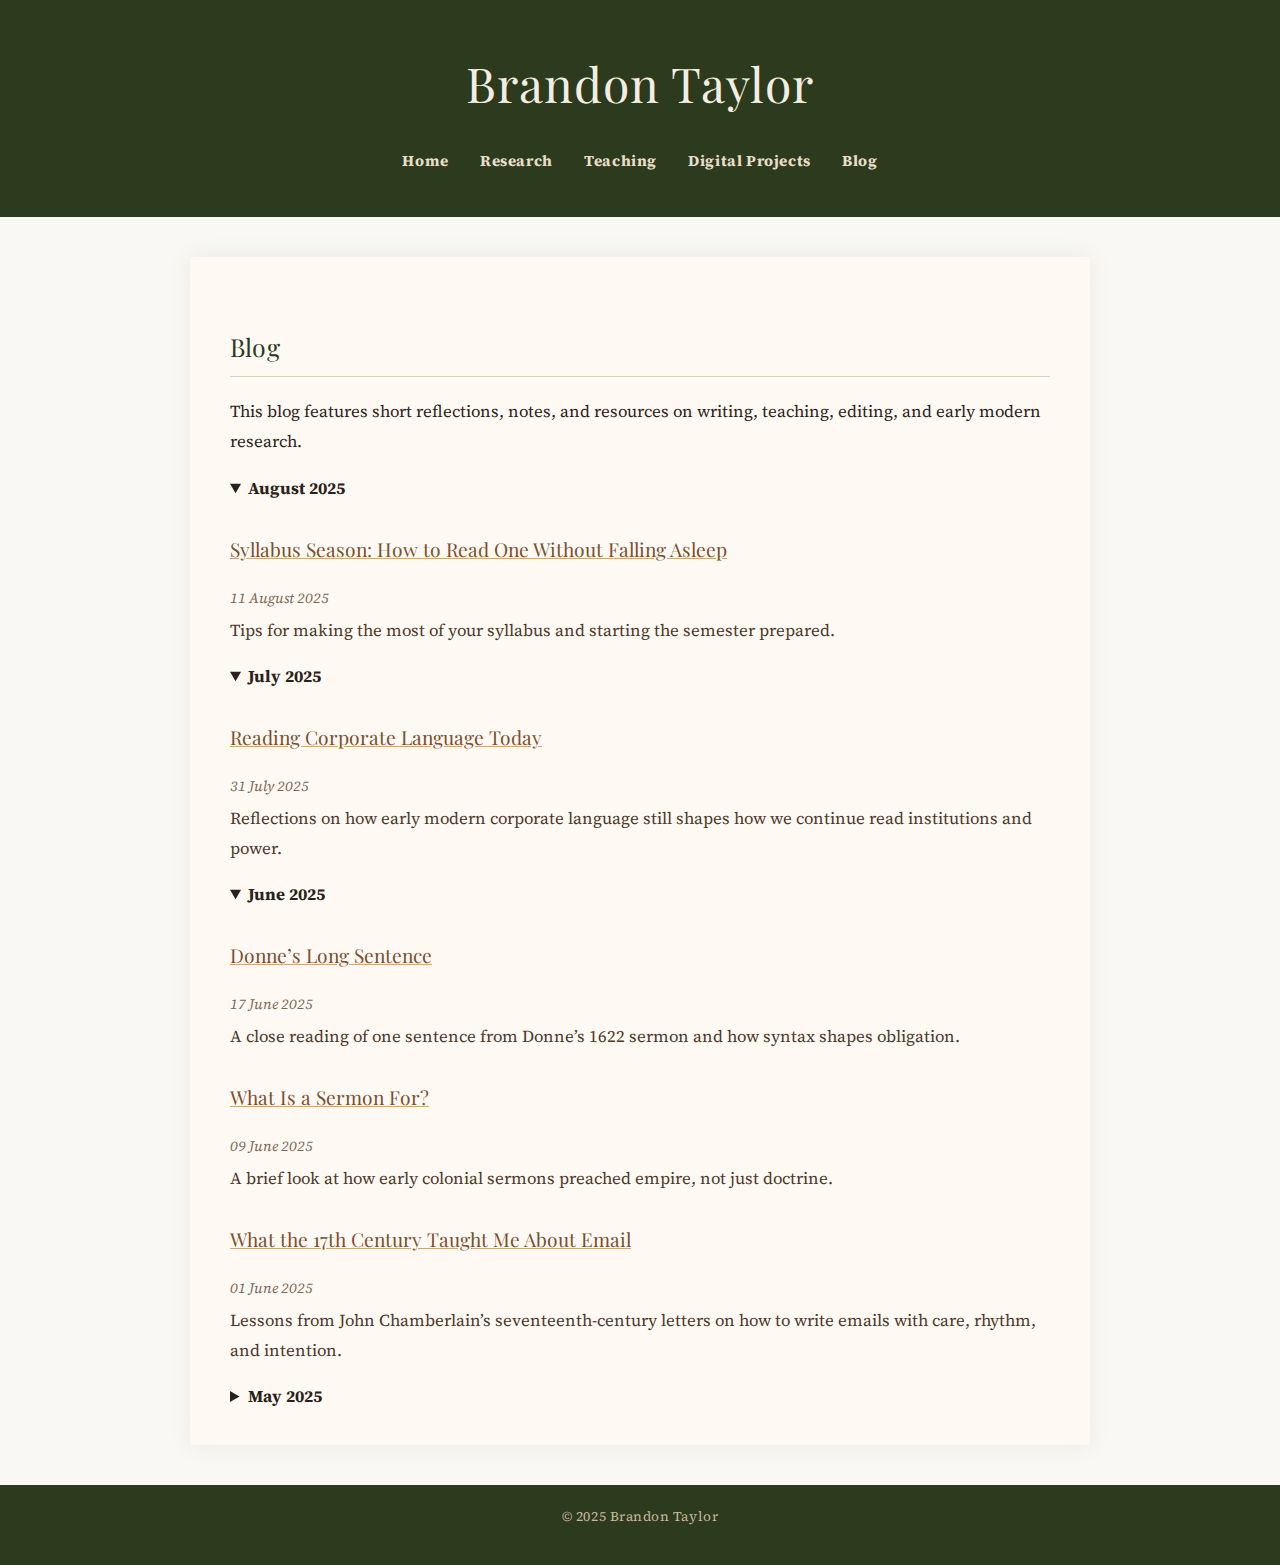
<file: blog.html>
<!DOCTYPE html>
<html lang="en">
<head>
  <meta charset="UTF-8" />
  <meta name="viewport" content="width=device-width, initial-scale=1.0" />
  <title>Blog | Brandon Taylor</title>
  <link rel="stylesheet" href="style.css" />
</head>
<body>
  <header>
    <h1>Brandon Taylor</h1>
    <nav class="main-nav">
      <a href="index.html"><strong>Home</strong></a>
      <a href="research.html"><strong>Research</strong></a>
      <a href="teaching.html"><strong>Teaching</strong></a>
      <a href="projects.html"><strong>Digital Projects</strong></a>
      <a href="blog.html"><strong>Blog</strong></a>
    </nav>
  </header>

  <main>
    <h2>Blog</h2>
    <p>This blog features short reflections, notes, and resources on writing, teaching, editing, and early modern research.</p>

    <section class="blog-list">

      <details open>
        <summary><strong>August 2025</strong></summary>

        <article>
          <h3><a href="posts/syllabus-season.html">Syllabus Season: How to Read One Without Falling Asleep</a></h3>
          <p class="date">11 August 2025</p>
          <p class="summary">Tips for making the most of your syllabus and starting the semester prepared.</p>
        </article>
      </details>

      <details open>
        
        <summary><strong>July 2025</strong></summary>

        <article>
          <h3><a href="posts/reading-corporate-language-today.html">Reading Corporate Language Today</a></h3>
          <p class="date">31 July 2025</p>
          <p class="summary">Reflections on how early modern corporate language still shapes how we continue read institutions and power.</p>
        </article>
      </details>

      <details open>
        <summary><strong>June 2025</strong></summary>

        <article>
          <h3><a href="posts/donne-sermon-analysis.html">Donne’s Long Sentence</a></h3>
          <p class="date">17 June 2025</p>
          <p class="summary">A close reading of one sentence from Donne’s 1622 sermon and how syntax shapes obligation.</p>
        </article>

        <article>
          <h3><a href="posts/what-is-a-sermon-for.html">What Is a Sermon For?</a></h3>
          <p class="date">09 June 2025</p>
          <p class="summary">A brief look at how early colonial sermons preached empire, not just doctrine.</p>
        </article>

        <article>
          <h3><a href="posts/what-17th-century-taught-me-about-email.html">What the 17th Century Taught Me About Email</a></h3>
          <p class="date">01 June 2025</p>
          <p class="summary">Lessons from John Chamberlain’s seventeenth-century letters on how to write emails with care, rhythm, and intention.</p>
        </article>
      </details>

      <details>
        <summary><strong>May 2025</strong></summary>

        <article>
          <h3><a href="posts/what-is-a-charter.html">What Is a Charter?</a></h3>
          <p class="date">26 May 2025</p>
          <p class="summary">A short explanation of early modern charters and why they matter for understanding literature, power, and corporate logic.</p>
        </article>

        <article>
          <h3><a href="posts/how-to-revise-a-sentence.html">How to Revise a Sentence</a></h3>
          <p class="date">20 May 2025</p>
          <p class="summary">Some practical strategies for tightening student writing without losing voice.</p>
        </article>

        <article>
          <h3><a href="posts/tools-i-use-to-edit-texts.html">Tools I Use to Edit Texts</a></h3>
          <p class="date">15 May 2025</p>
          <p class="summary">A short guide to how I use Git, XML, and static sites to build collaborative editions.</p>
        </article>
      </details>

    </section>
  </main>

  <footer>
    <p>&copy; 2025 Brandon Taylor</p>
  </footer>
</body>
</html>
</file>
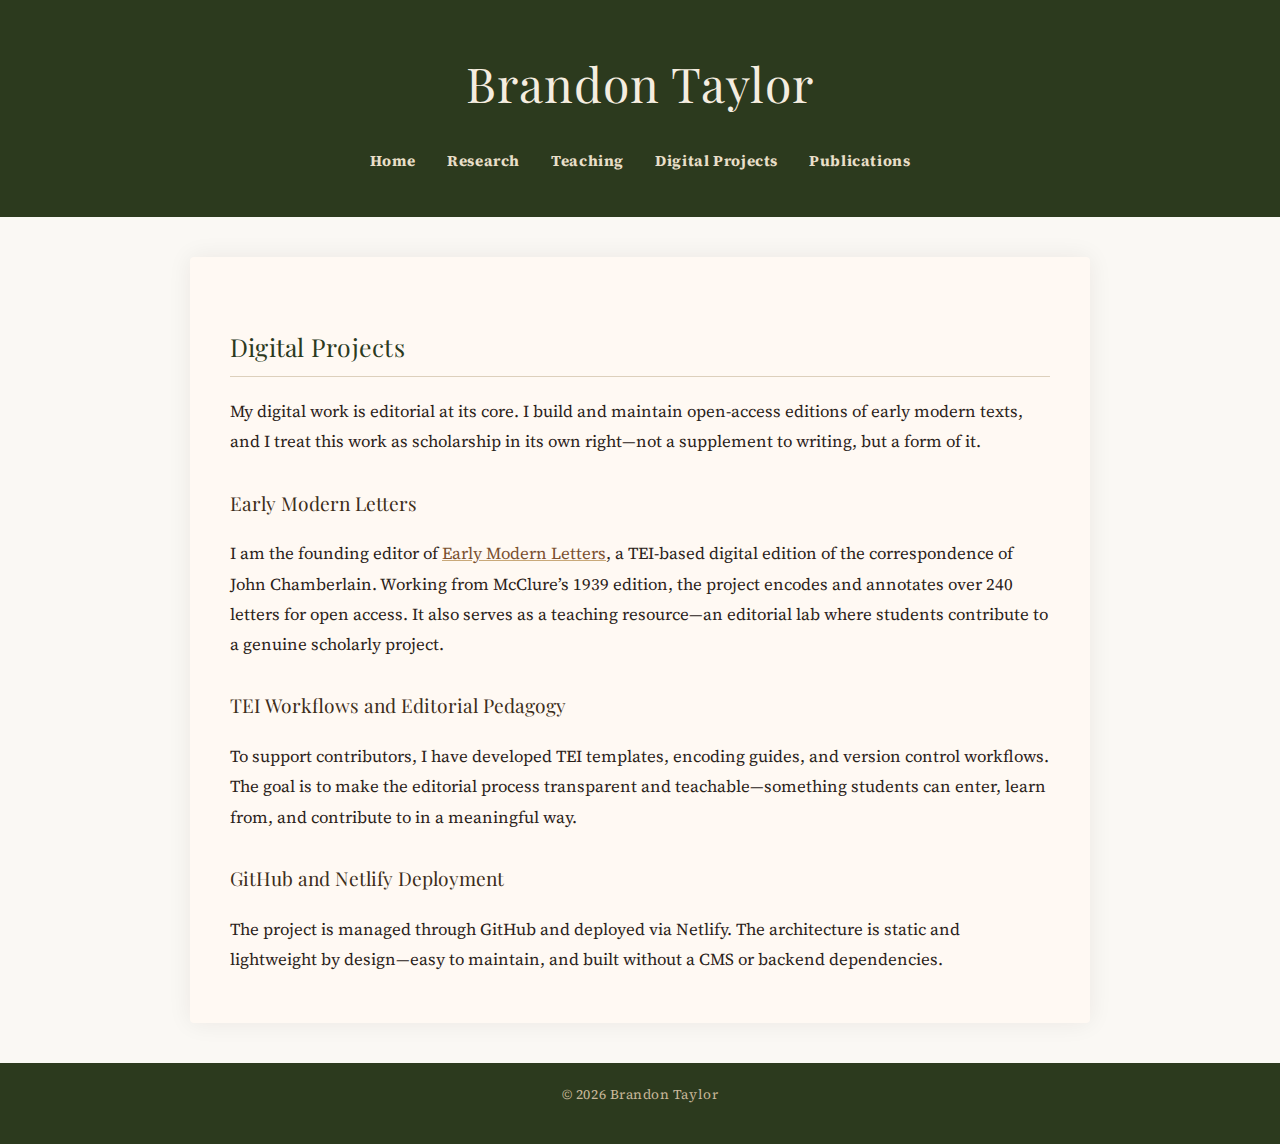
<file: projects.html>
<!DOCTYPE html>
<html lang="en">
<head>
  <meta charset="UTF-8" />
  <meta name="viewport" content="width=device-width, initial-scale=1.0" />
  <title>Projects | Brandon Taylor</title>
  <link rel="stylesheet" href="style.css" />
</head>
<body>
  <header>
    <h1>Brandon Taylor</h1>
    <nav class="main-nav">
  <a href="index.html"><strong>Home</strong></a>
  <a href="research.html"><strong>Research</strong></a>
  <a href="teaching.html"><strong>Teaching</strong></a>
  <a href="projects.html"><strong>Digital Projects</strong></a>
  <a href="publications.html"><strong>Publications</strong></a>
</nav>
  </header>

  <main>
    <h2>Digital Projects</h2>

    <p>My digital work is editorial at its core. I build and maintain open-access editions of early modern texts, and I treat this work as scholarship in its own right—not a supplement to writing, but a form of it.</p>

    <h3>Early Modern Letters</h3>
    <p>I am the founding editor of <a href="https://earlymodernletters.org" target="_blank">Early Modern Letters</a>, a TEI-based digital edition of the correspondence of John Chamberlain. Working from McClure’s 1939 edition, the project encodes and annotates over 240 letters for open access. It also serves as a teaching resource—an editorial lab where students contribute to a genuine scholarly project.</p>

    <h3>TEI Workflows and Editorial Pedagogy</h3>
    <p>To support contributors, I have developed TEI templates, encoding guides, and version control workflows. The goal is to make the editorial process transparent and teachable—something students can enter, learn from, and contribute to in a meaningful way.</p>

    <h3>GitHub and Netlify Deployment</h3>
    <p>The project is managed through GitHub and deployed via Netlify. The architecture is static and lightweight by design—easy to maintain, and built without a CMS or backend dependencies.</p>
  </main>

  <footer>
    <p>&copy; 2026 Brandon Taylor</p>
  </footer>
</body>
</html>
</file>
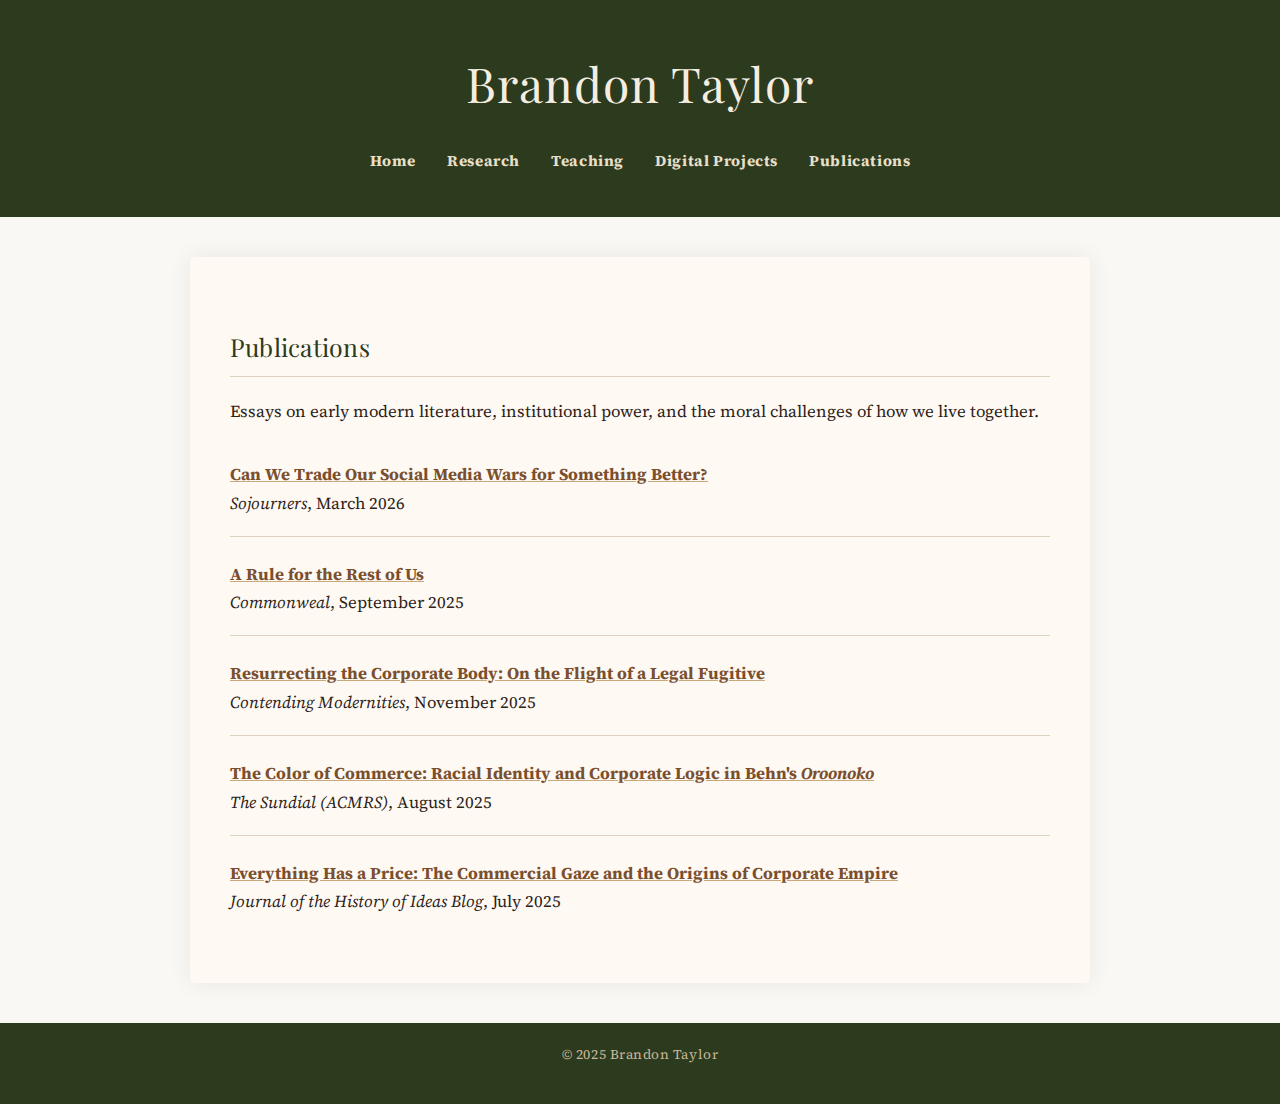
<file: publications.html>
<!DOCTYPE html>
<html lang="en">
<head>
  <meta charset="UTF-8" />
  <meta name="viewport" content="width=device-width, initial-scale=1.0" />
  <title>Publications | Brandon Taylor</title>
  <link rel="stylesheet" href="style.css" />
</head>
<body>
  <header>
    <h1>Brandon Taylor</h1>
    <nav class="main-nav">
      <a href="index.html"><strong>Home</strong></a>
      <a href="research.html"><strong>Research</strong></a>
      <a href="teaching.html"><strong>Teaching</strong></a>
      <a href="projects.html"><strong>Digital Projects</strong></a>
      <a href="publications.html"><strong>Publications</strong></a>
    </nav>
  </header>

  <main>
    <h2>Publications</h2>
    <p>Essays on early modern literature, institutional power, and the moral challenges of how we live together.</p>

    <ul class="publication-list">

      <li>
        <a href="https://sojo.net/magazine/march-2026/can-we-trade-our-social-media-wars-something-better" target="_blank"><strong>Can We Trade Our Social Media Wars for Something Better?</strong></a><br>
        <em>Sojourners</em>, March 2026
      </li>

      <li>
        <a href="https://www.commonwealmagazine.org/taylor-benedictine-friendship-isolation-loneliness-rule" target="_blank"><strong>A Rule for the Rest of Us</strong></a><br>
        <em>Commonweal</em>, September 2025
      </li>

      <li>
        <a href="https://contendingmodernities.nd.edu/theorizing-modernities/resurrecting-corporate-body/" target="_blank"><strong>Resurrecting the Corporate Body: On the Flight of a Legal Fugitive</strong></a><br>
        <em>Contending Modernities</em>, November 2025
      </li>

      <li>
        <a href="https://medium.com/the-sundial-acmrs/the-color-of-commerce-racial-identity-and-corporate-logic-in-behns-oroonoko-9c4b93980d94" target="_blank"><strong>The Color of Commerce: Racial Identity and Corporate Logic in Behn's <em>Oroonoko</em></strong></a><br>
        <em>The Sundial (ACMRS)</em>, August 2025
      </li>

      <li>
        <a href="https://www.jhiblog.org/2025/07/14/everything-has-a-price-the-commercial-gaze-and-the-origins-of-corporate-empire/" target="_blank"><strong>Everything Has a Price: The Commercial Gaze and the Origins of Corporate Empire</strong></a><br>
        <em>Journal of the History of Ideas Blog</em>, July 2025
      </li>

    </ul>
  </main>

  <footer>
    <p>&copy; 2025 Brandon Taylor</p>
  </footer>
</body>
</html>
</file>
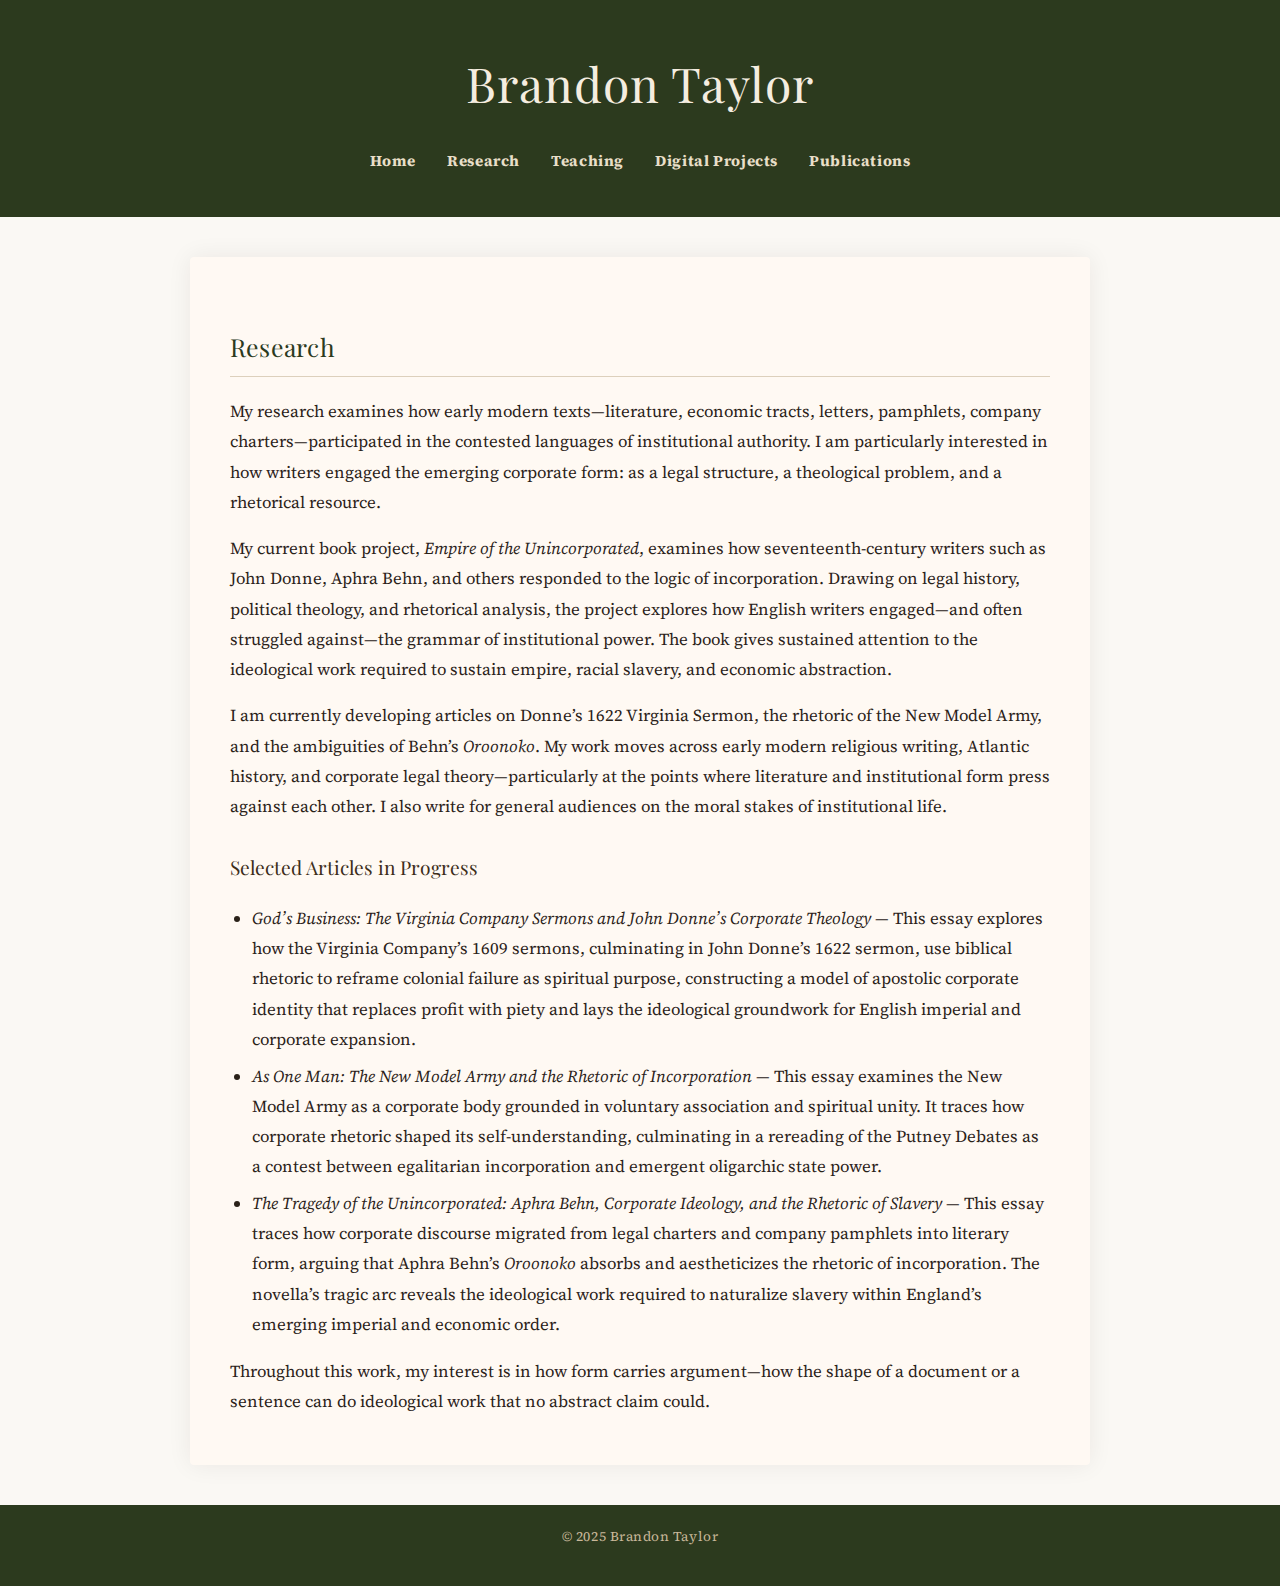
<file: research.html>
<!DOCTYPE html>
<html lang="en">
<head>
  <meta charset="UTF-8" />
  <meta name="viewport" content="width=device-width, initial-scale=1.0" />
  <title>Research | Brandon Taylor</title>
  <link rel="stylesheet" href="style.css" />
</head>
<body>
  <header>
    <h1>Brandon Taylor</h1>
   <nav class="main-nav">
  <a href="index.html"><strong>Home</strong></a>
  <a href="research.html"><strong>Research</strong></a>
  <a href="teaching.html"><strong>Teaching</strong></a>
  <a href="projects.html"><strong>Digital Projects</strong></a>
  <a href="publications.html"><strong>Publications</strong></a>
</nav>
  </header>

  <main>
    <h2>Research</h2>

    <p>My research examines how early modern texts—literature, economic tracts, letters, pamphlets, company charters—participated in the contested languages of institutional authority. I am particularly interested in how writers engaged the emerging corporate form: as a legal structure, a theological problem, and a rhetorical resource.</p>

    <p>My current book project, <em>Empire of the Unincorporated</em>, examines how seventeenth-century writers such as John Donne, Aphra Behn, and others responded to the logic of incorporation. Drawing on legal history, political theology, and rhetorical analysis, the project explores how English writers engaged—and often struggled against—the grammar of institutional power. The book gives sustained attention to the ideological work required to sustain empire, racial slavery, and economic abstraction.</p>

    <p>I am currently developing articles on Donne’s 1622 Virginia Sermon, the rhetoric of the New Model Army, and the ambiguities of Behn’s <em>Oroonoko</em>. My work moves across early modern religious writing, Atlantic history, and corporate legal theory—particularly at the points where literature and institutional form press against each other. I also write for general audiences on the moral stakes of institutional life.</p>

    <h3>Selected Articles in Progress</h3>
    <ul>
      <li><em>God’s Business: The Virginia Company Sermons and John Donne’s Corporate Theology</em> — This essay explores how the Virginia Company’s 1609 sermons, culminating in John Donne’s 1622 sermon, use biblical rhetoric to reframe colonial failure as spiritual purpose, constructing a model of apostolic corporate identity that replaces profit with piety and lays the ideological groundwork for English imperial and corporate expansion.</li>
      <li><em>As One Man: The New Model Army and the Rhetoric of Incorporation</em> — This essay examines the New Model Army as a corporate body grounded in voluntary association and spiritual unity. It traces how corporate rhetoric shaped its self-understanding, culminating in a rereading of the Putney Debates as a contest between egalitarian incorporation and emergent oligarchic state power.</li>
      <li><em>The Tragedy of the Unincorporated: Aphra Behn, Corporate Ideology, and the Rhetoric of Slavery</em> — This essay traces how corporate discourse migrated from legal charters and company pamphlets into literary form, arguing that Aphra Behn’s <em>Oroonoko</em> absorbs and aestheticizes the rhetoric of incorporation. The novella’s tragic arc reveals the ideological work required to naturalize slavery within England’s emerging imperial and economic order.</li>
    </ul>

    <p>Throughout this work, my interest is in how form carries argument—how the shape of a document or a sentence can do ideological work that no abstract claim could.</p>
  </main>

  <footer>
    <p>&copy; 2025 Brandon Taylor</p>
  </footer>
</body>
</html>
</file>
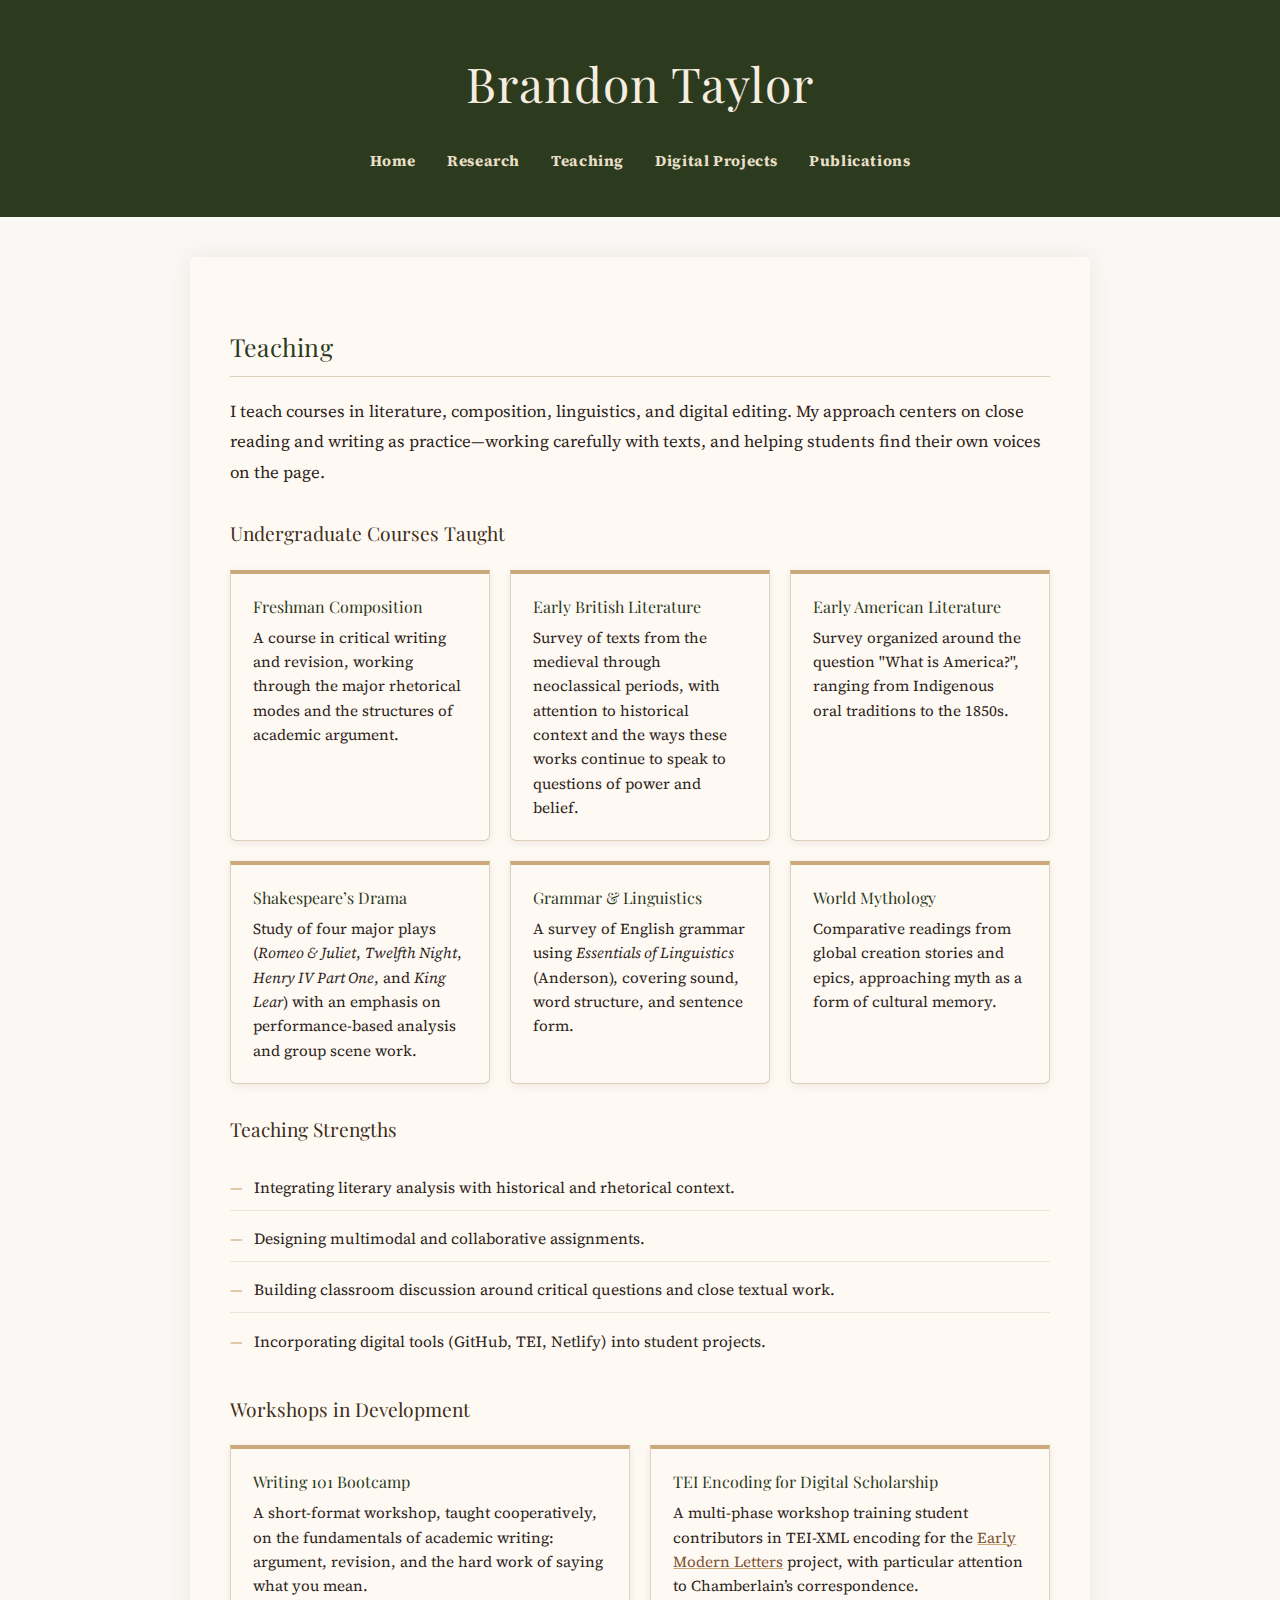
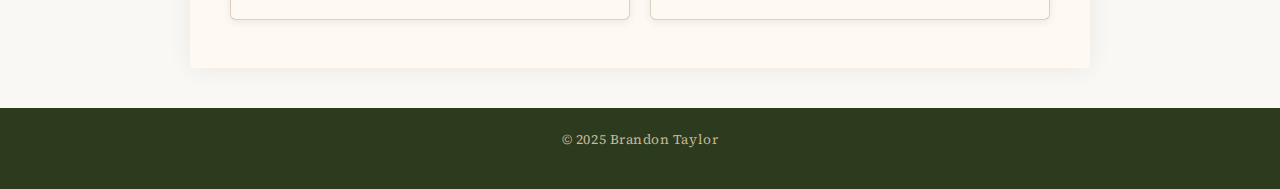
<file: teaching.html>
<!DOCTYPE html>
<html lang="en">
<head>
  <meta charset="UTF-8" />
  <meta name="viewport" content="width=device-width, initial-scale=1.0" />
  <title>Teaching | Brandon Taylor</title>
  <link rel="stylesheet" href="style.css" />
</head>
<body>
  <header>
    <h1>Brandon Taylor</h1>
    <nav class="main-nav">
  <a href="index.html"><strong>Home</strong></a>
  <a href="research.html"><strong>Research</strong></a>
  <a href="teaching.html"><strong>Teaching</strong></a>
  <a href="projects.html"><strong>Digital Projects</strong></a>
  <a href="publications.html"><strong>Publications</strong></a>
</nav>
  </header>

  <main>
    <h2>Teaching</h2>

    <p>I teach courses in literature, composition, linguistics, and digital editing. My approach centers on close reading and writing as practice—working carefully with texts, and helping students find their own voices on the page.</p>

    <h3>Undergraduate Courses Taught</h3>
    <ul class="course-grid">
      <li>
        <span class="course-title">Freshman Composition</span>
        A course in critical writing and revision, working through the major rhetorical modes and the structures of academic argument.
      </li>
      <li>
        <span class="course-title">Early British Literature</span>
        Survey of texts from the medieval through neoclassical periods, with attention to historical context and the ways these works continue to speak to questions of power and belief.
      </li>
      <li>
        <span class="course-title">Early American Literature</span>
        Survey organized around the question "What is America?", ranging from Indigenous oral traditions to the 1850s.
      </li>
      <li>
        <span class="course-title">Shakespeare’s Drama</span>
        Study of four major plays (<em>Romeo &amp; Juliet</em>, <em>Twelfth Night</em>, <em>Henry IV Part One</em>, and <em>King Lear</em>) with an emphasis on performance-based analysis and group scene work.
      </li>
      <li>
        <span class="course-title">Grammar &amp; Linguistics</span>
        A survey of English grammar using <em>Essentials of Linguistics</em> (Anderson), covering sound, word structure, and sentence form.
      </li>
      <li>
        <span class="course-title">World Mythology</span>
        Comparative readings from global creation stories and epics, approaching myth as a form of cultural memory.
      </li>
    </ul>

    <h3>Teaching Strengths</h3>
    <ul class="strengths-list">
      <li>Integrating literary analysis with historical and rhetorical context.</li>
      <li>Designing multimodal and collaborative assignments.</li>
      <li>Building classroom discussion around critical questions and close textual work.</li>
      <li>Incorporating digital tools (GitHub, TEI, Netlify) into student projects.</li>
    </ul>

    <h3>Workshops in Development</h3>
    <ul class="course-grid">
      <li>
        <span class="course-title">Writing 101 Bootcamp</span>
        A short-format workshop, taught cooperatively, on the fundamentals of academic writing: argument, revision, and the hard work of saying what you mean.
      </li>
      <li>
        <span class="course-title">TEI Encoding for Digital Scholarship</span>
        A multi-phase workshop training student contributors in TEI-XML encoding for the <a href="https://earlymodernletters.org" target="_blank">Early Modern Letters</a> project, with particular attention to Chamberlain’s correspondence.
      </li>
    </ul>
  </main>

  <footer>
    <p>&copy; 2025 Brandon Taylor</p>
  </footer>
</body>
</html>
</file>
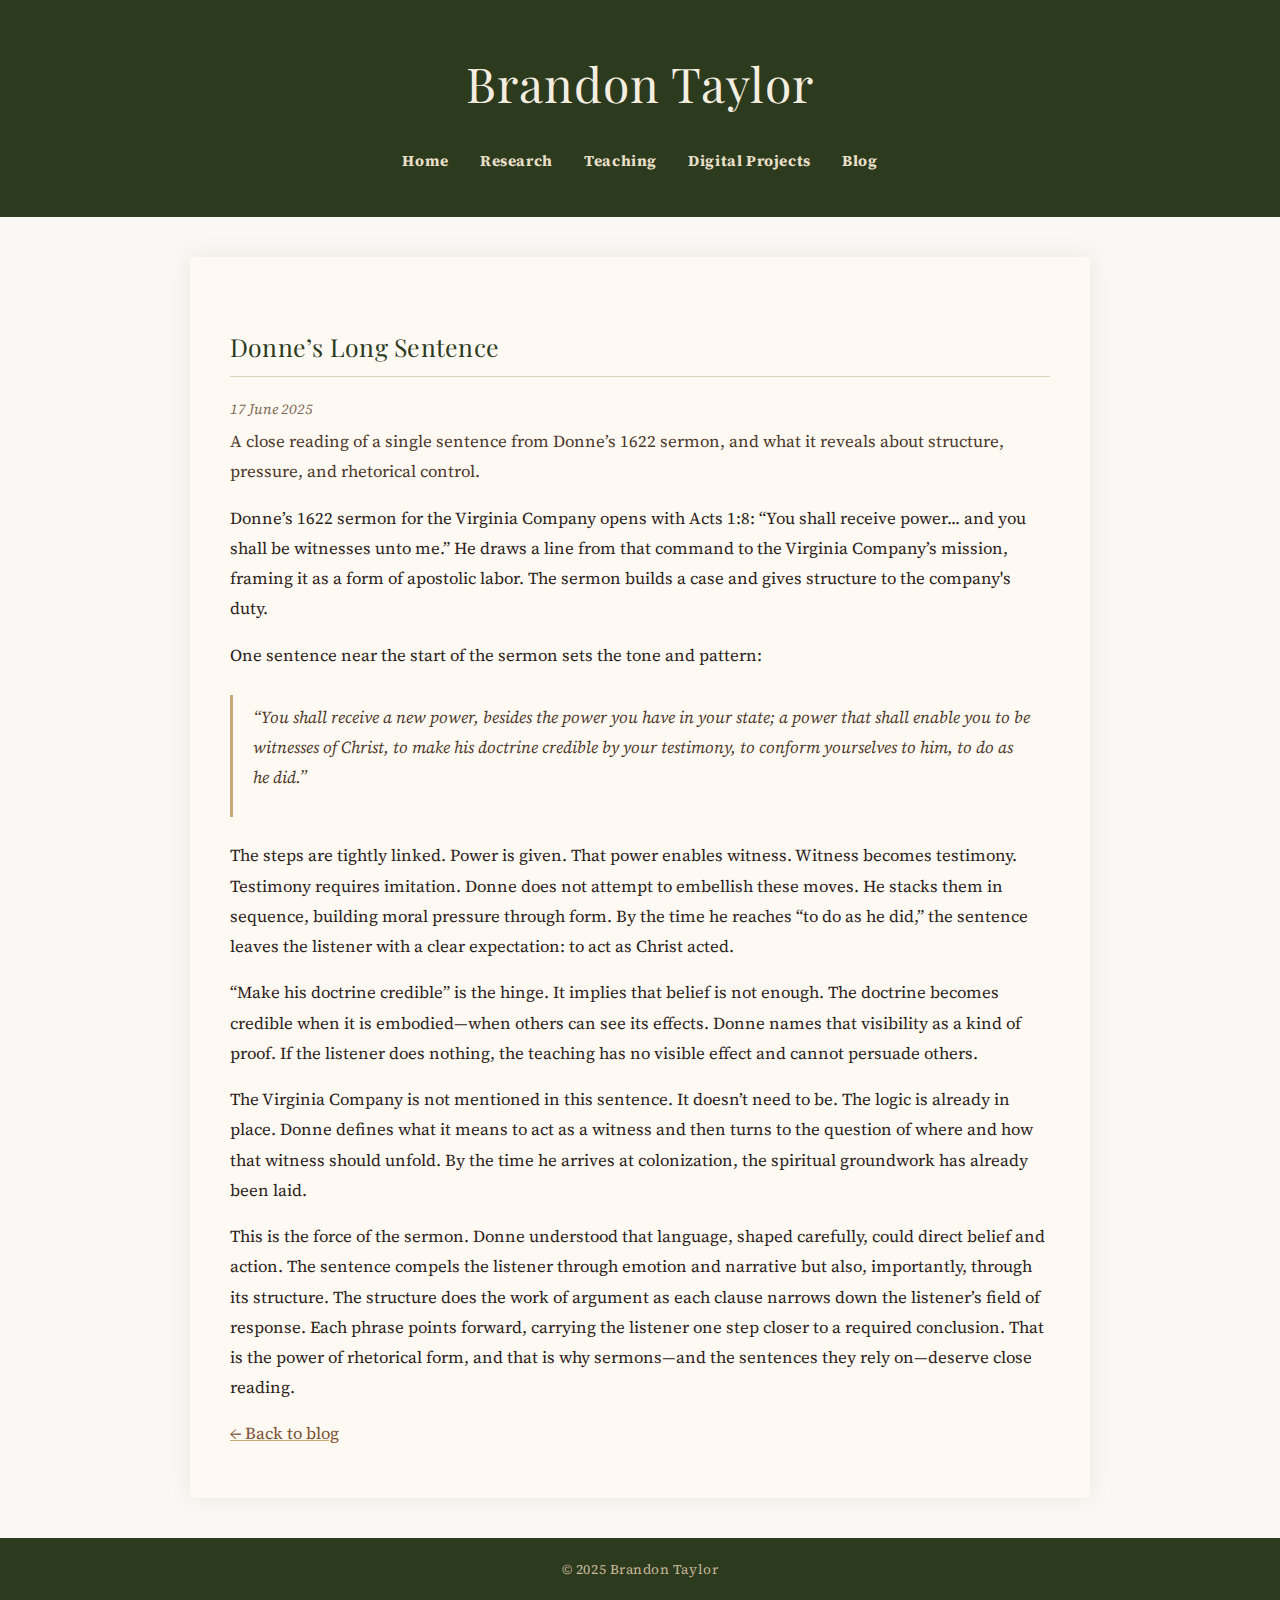
<file: posts/donne-sermon-analysis.html>
<!DOCTYPE html>
<html lang="en">
<head>
  <meta charset="UTF-8" />
  <meta name="viewport" content="width=device-width, initial-scale=1.0" />
  <title>Donne’s Long Sentence | Blog</title>
  <link rel="stylesheet" href="../style.css" />
</head>
<body>
  <header>
    <h1>Brandon Taylor</h1>
    <nav class="main-nav">
      <a href="../index.html"><strong>Home</strong></a>
      <a href="../research.html"><strong>Research</strong></a>
      <a href="../teaching.html"><strong>Teaching</strong></a>
      <a href="../projects.html"><strong>Digital Projects</strong></a>
      <a href="../blog.html"><strong>Blog</strong></a>
    </nav>
  </header>

  <main>
    <article>
      <h2>Donne’s Long Sentence</h2>
      <p class="date">17 June 2025</p>
      <p class="summary">A close reading of a single sentence from Donne’s 1622 sermon, and what it reveals about structure, pressure, and rhetorical control.</p>
      <div class="content">

  <p>Donne’s 1622 sermon for the Virginia Company opens with Acts 1:8: “You shall receive power... and you shall be witnesses unto me.” He draws a line from that command to the Virginia Company’s mission, framing it as a form of apostolic labor. The sermon builds a case and gives structure to the company's duty.</p>

  <p>One sentence near the start of the sermon sets the tone and pattern:</p>

  <blockquote>
    <p>“You shall receive a new power, besides the power you have in your state; a power that shall enable you to be witnesses of Christ, to make his doctrine credible by your testimony, to conform yourselves to him, to do as he did.”</p>
  </blockquote>

  <p>The steps are tightly linked. Power is given. That power enables witness. Witness becomes testimony. Testimony requires imitation. Donne does not attempt to embellish these moves. He stacks them in sequence, building moral pressure through form. By the time he reaches “to do as he did,” the sentence leaves the listener with a clear expectation: to act as Christ acted.</p>

  <p>“Make his doctrine credible” is the hinge. It implies that belief is not enough. The doctrine becomes credible when it is embodied—when others can see its effects. Donne names that visibility as a kind of proof. If the listener does nothing, the teaching has no visible effect and cannot persuade others.</p>

  <p>The Virginia Company is not mentioned in this sentence. It doesn’t need to be. The logic is already in place. Donne defines what it means to act as a witness and then turns to the question of where and how that witness should unfold. By the time he arrives at colonization, the spiritual groundwork has already been laid.</p>

  <p>This is the force of the sermon. Donne understood that language, shaped carefully, could direct belief and action. The sentence compels the listener through emotion and narrative but also, importantly, through its structure. The structure does the work of argument as each clause narrows down the listener’s field of response. Each phrase points forward, carrying the listener one step closer to a required conclusion. That is the power of rhetorical form, and that is why sermons—and the sentences they rely on—deserve close reading.</p>

</div>
      <p><a href="../blog.html">← Back to blog</a></p>
    </article>
  </main>

  <footer>
    <p>&copy; 2025 Brandon Taylor</p>
  </footer>
</body>
</html>
</file>
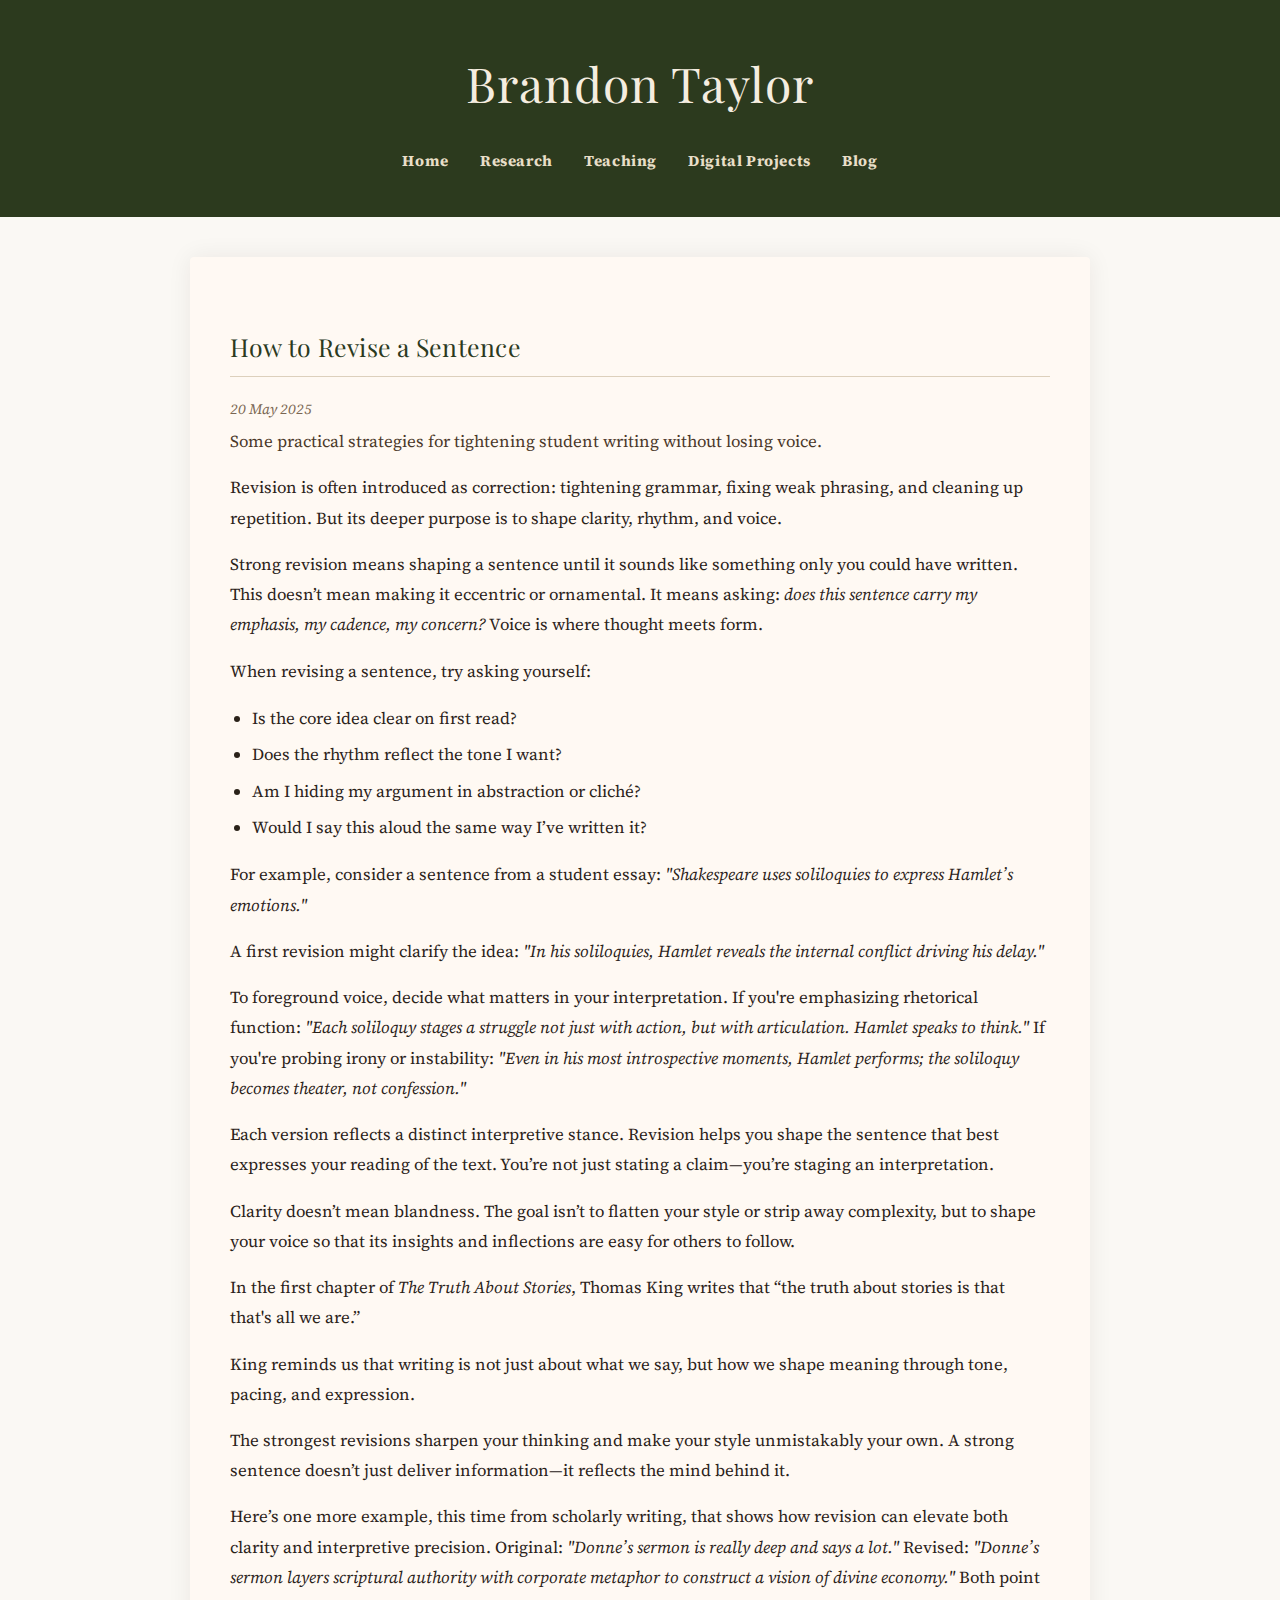
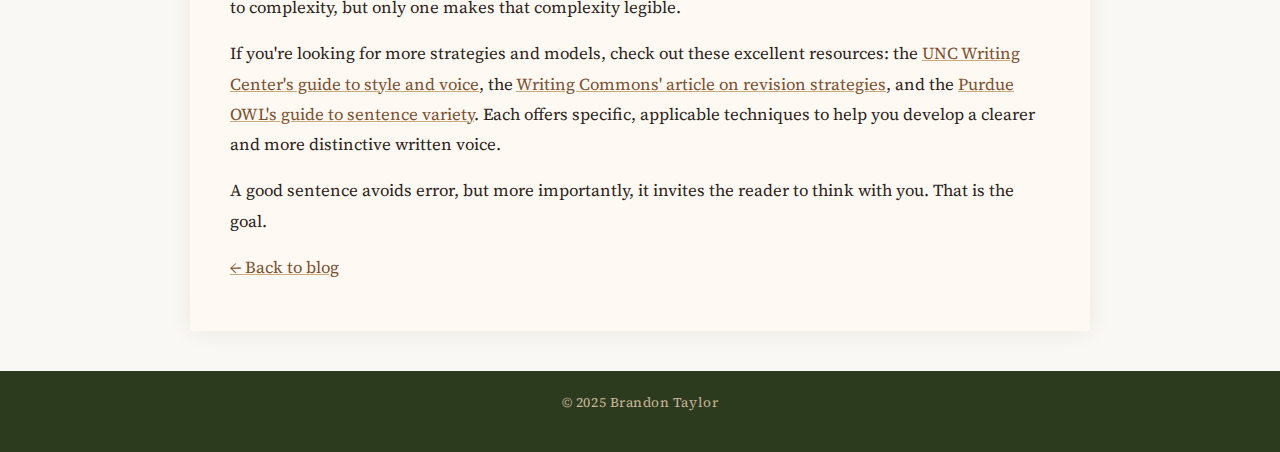
<file: posts/how-to-revise-a-sentence.html>
<!DOCTYPE html>
<html lang="en">
<head>
  <meta charset="UTF-8" />
  <meta name="viewport" content="width=device-width, initial-scale=1.0" />
  <title>How to Revise a Sentence | Blog</title>
  <link rel="stylesheet" href="../style.css" />
</head>
<body>
  <header>
    <h1>Brandon Taylor</h1>
    <nav class="main-nav">
      <a href="../index.html"><strong>Home</strong></a>
      <a href="../research.html"><strong>Research</strong></a>
      <a href="../teaching.html"><strong>Teaching</strong></a>
      <a href="../projects.html"><strong>Digital Projects</strong></a>
      <a href="../blog.html"><strong>Blog</strong></a>
    </nav>
  </header>

  <main>
    <article>
      <h2>How to Revise a Sentence</h2>
      <p class="date">20 May 2025</p>
      <p class="summary">Some practical strategies for tightening student writing without losing voice.</p>
      <div class="content">
<p>Revision is often introduced as correction: tightening grammar, fixing weak phrasing, and cleaning up repetition. But its deeper purpose is to shape clarity, rhythm, and voice.</p>

<p>Strong revision means shaping a sentence until it sounds like something only you could have written. This doesn’t mean making it eccentric or ornamental. It means asking: <em>does this sentence carry my emphasis, my cadence, my concern?</em> Voice is where thought meets form.</p>

<p>When revising a sentence, try asking yourself:</p>
<ul>
  <li>Is the core idea clear on first read?</li>
  <li>Does the rhythm reflect the tone I want?</li>
  <li>Am I hiding my argument in abstraction or cliché?</li>
  <li>Would I say this aloud the same way I’ve written it?</li>
</ul>

<p>For example, consider a sentence from a student essay: <em>"Shakespeare uses soliloquies to express Hamlet’s emotions."</em></p>

<p>A first revision might clarify the idea: <em>"In his soliloquies, Hamlet reveals the internal conflict driving his delay."</em></p>

<p>To foreground voice, decide what matters in your interpretation. If you're emphasizing rhetorical function: <em>"Each soliloquy stages a struggle not just with action, but with articulation. Hamlet speaks to think."</em> If you're probing irony or instability: <em>"Even in his most introspective moments, Hamlet performs; the soliloquy becomes theater, not confession."</em></p>

<p>Each version reflects a distinct interpretive stance. Revision helps you shape the sentence that best expresses your reading of the text. You’re not just stating a claim—you’re staging an interpretation.</p>

<p>Clarity doesn’t mean blandness. The goal isn’t to flatten your style or strip away complexity, but to shape your voice so that its insights and inflections are easy for others to follow.</p>

<p>In the first chapter of <em>The Truth About Stories</em>, Thomas King writes that “the truth about stories is that that's all we are.”</p>

<p>King reminds us that writing is not just about what we say, but how we shape meaning through tone, pacing, and expression.</p>

<p>The strongest revisions sharpen your thinking and make your style unmistakably your own. A strong sentence doesn’t just deliver information—it reflects the mind behind it.</p>

<p>Here’s one more example, this time from scholarly writing, that shows how revision can elevate both clarity and interpretive precision. Original: <em>"Donne’s sermon is really deep and says a lot."</em> Revised: <em>"Donne’s sermon layers scriptural authority with corporate metaphor to construct a vision of divine economy."</em> Both point to complexity, but only one makes that complexity legible.</p>

<p>If you're looking for more strategies and models, check out these excellent resources: the <a href="https://writingcenter.unc.edu/tips-and-tools/style/" target="_blank">UNC Writing Center's guide to style and voice</a>, the <a href="https://writingcommons.org/article/revision-strategies/" target="_blank">Writing Commons' article on revision strategies</a>, and the <a href="https://owl.purdue.edu/owl/general_writing/academic_writing/sentence_variety/" target="_blank">Purdue OWL's guide to sentence variety</a>. Each offers specific, applicable techniques to help you develop a clearer and more distinctive written voice.</p>

<p>A good sentence avoids error, but more importantly, it invites the reader to think with you. That is the goal.</p>
      </div>
      <p><a href="../blog.html">← Back to blog</a></p>
    </article>
  </main>

  <footer>
    <p>&copy; 2025 Brandon Taylor</p>
  </footer>
</body>
</html>
</file>
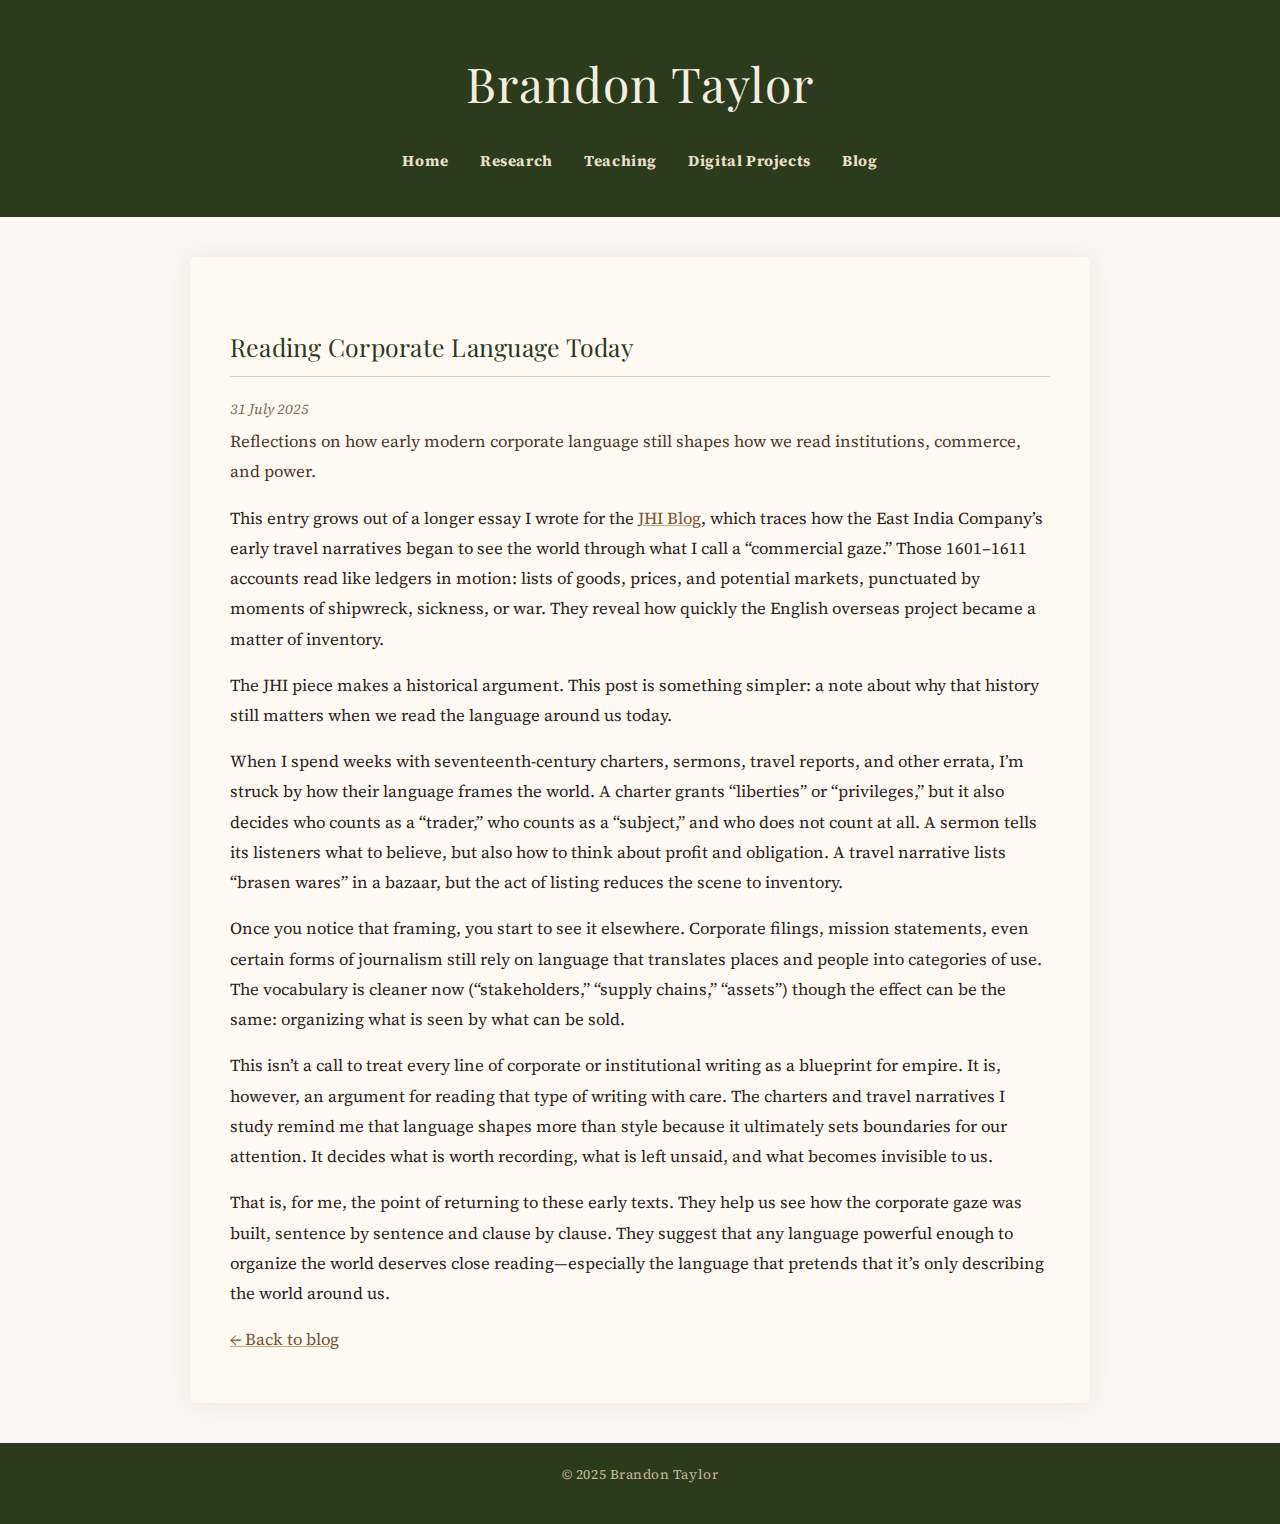
<file: posts/reading-corporate-language-today.html>
<!DOCTYPE html>
<html lang="en">
<head>
  <meta charset="UTF-8" />
  <meta name="viewport" content="width=device-width, initial-scale=1.0" />
  <title>Reading Corporate Language Today | Blog</title>
  <link rel="stylesheet" href="../style.css" />
</head>
<body>
  <header>
    <h1>Brandon Taylor</h1>
    <nav class="main-nav">
      <a href="../index.html"><strong>Home</strong></a>
      <a href="../research.html"><strong>Research</strong></a>
      <a href="../teaching.html"><strong>Teaching</strong></a>
      <a href="../projects.html"><strong>Digital Projects</strong></a>
      <a href="../blog.html"><strong>Blog</strong></a>
    </nav>
  </header>

  <main>
    <article>
      <h2>Reading Corporate Language Today</h2>
      <p class="date">31 July 2025</p>
      <p class="summary">Reflections on how early modern corporate language still shapes how we read institutions, commerce, and power.</p>
      <div class="content">

        <p>This entry grows out of a longer essay I wrote for the <a href="https://www.jhiblog.org/2025/07/14/everything-has-a-price-the-commercial-gaze-and-the-origins-of-corporate-empire/" target="_blank">JHI Blog</a>, which traces how the East India Company’s early travel narratives began to see the world through what I call a “commercial gaze.” Those 1601–1611 accounts read like ledgers in motion: lists of goods, prices, and potential markets, punctuated by moments of shipwreck, sickness, or war. They reveal how quickly the English overseas project became a matter of inventory.</p>

        <p>The JHI piece makes a historical argument. This post is something simpler: a note about why that history still matters when we read the language around us today.</p>

        <p>When I spend weeks with seventeenth‑century charters, sermons, travel reports, and other errata, I’m struck by how their language frames the world. A charter grants “liberties” or “privileges,” but it also decides who counts as a “trader,” who counts as a “subject,” and who does not count at all. A sermon tells its listeners what to believe, but also how to think about profit and obligation. A travel narrative lists “brasen wares” in a bazaar, but the act of listing reduces the scene to inventory.</p>

        <p>Once you notice that framing, you start to see it elsewhere. Corporate filings, mission statements, even certain forms of journalism still rely on language that translates places and people into categories of use. The vocabulary is cleaner now (“stakeholders,” “supply chains,” “assets”) though the effect can be the same: organizing what is seen by what can be sold.</p>

        <p>This isn’t a call to treat every line of corporate or institutional writing as a blueprint for empire. It is, however, an argument for reading that type of writing with care. The charters and travel narratives I study remind me that language shapes more than style because it ultimately sets boundaries for our attention. It decides what is worth recording, what is left unsaid, and what becomes invisible to us.</p>

        <p>That is, for me, the point of returning to these early texts. They help us see how the corporate gaze was built, sentence by sentence and clause by clause. They suggest that any language powerful enough to organize the world deserves close reading—especially the language that pretends that it’s only describing the world around us.</p>

      </div>
      <p><a href="../blog.html">← Back to blog</a></p>
    </article>
  </main>

  <footer>
    <p>&copy; 2025 Brandon Taylor</p>
  </footer>
</body>
</html>
</file>
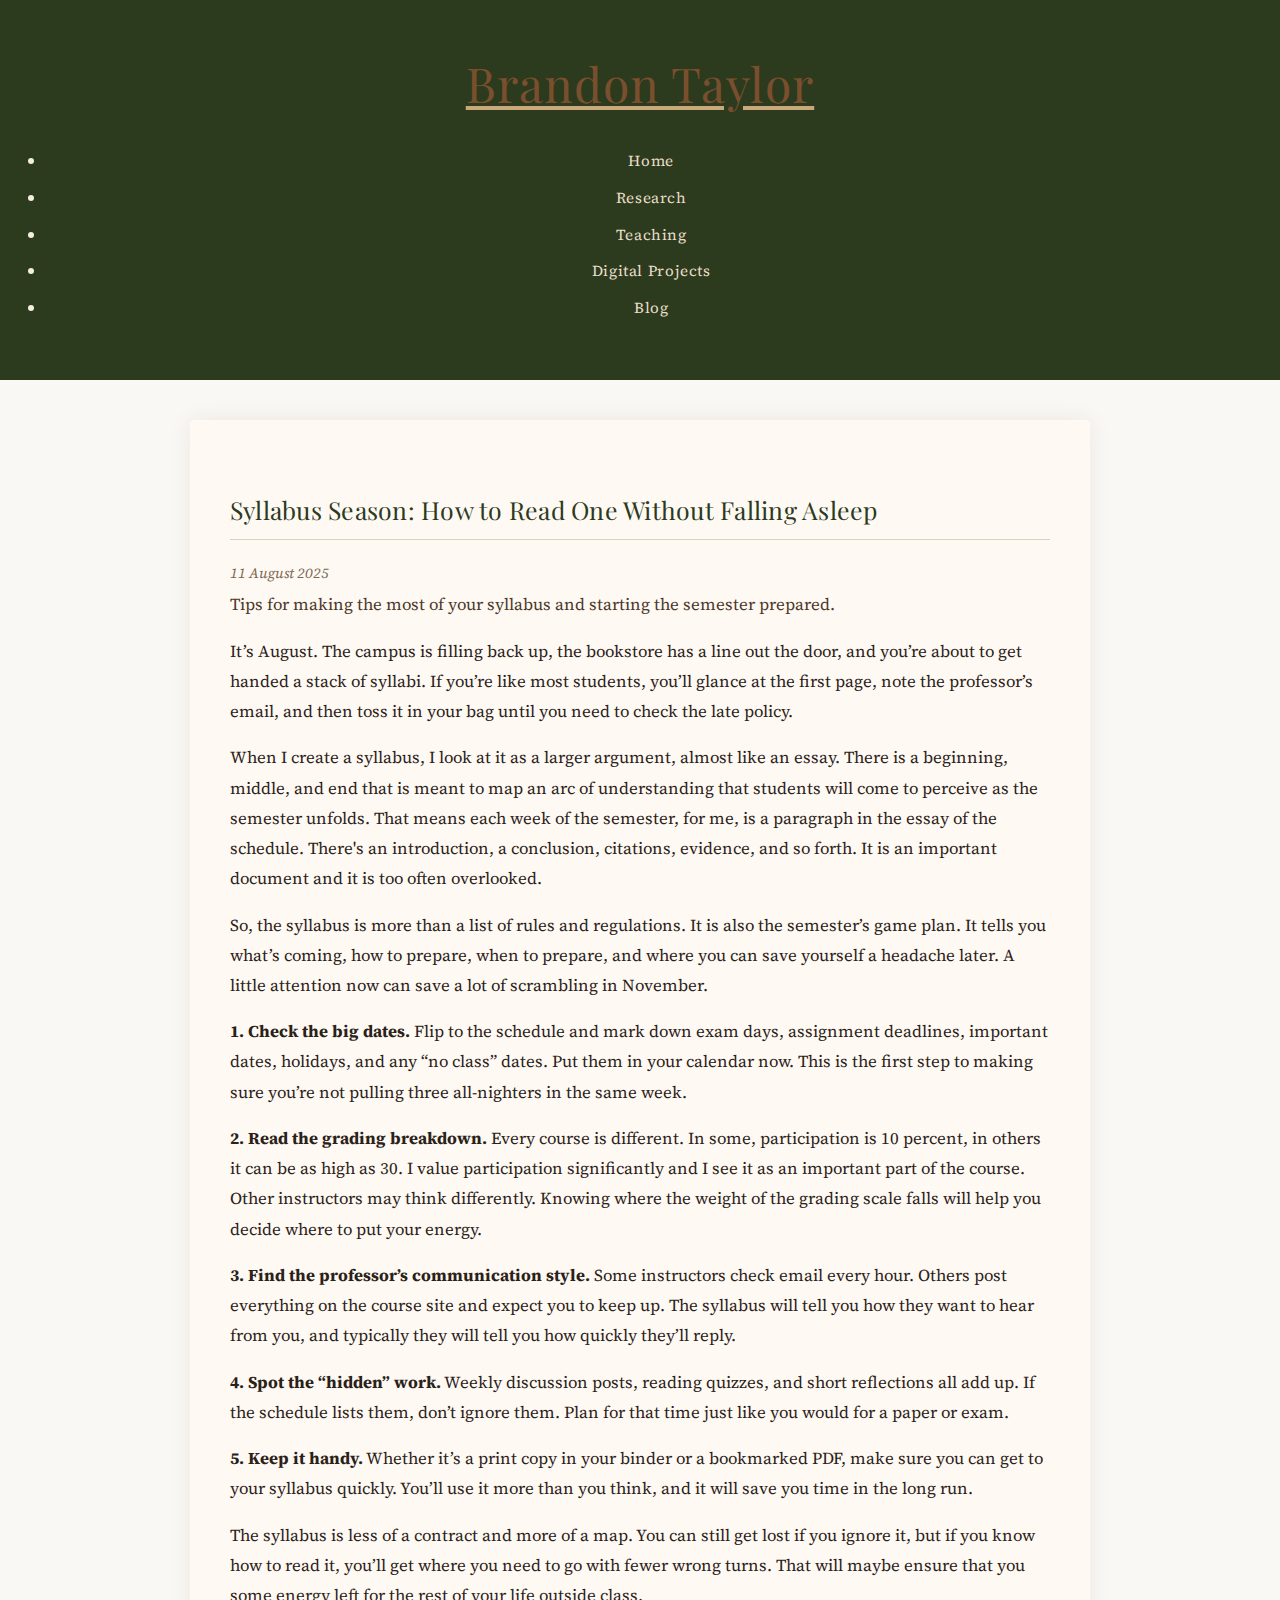
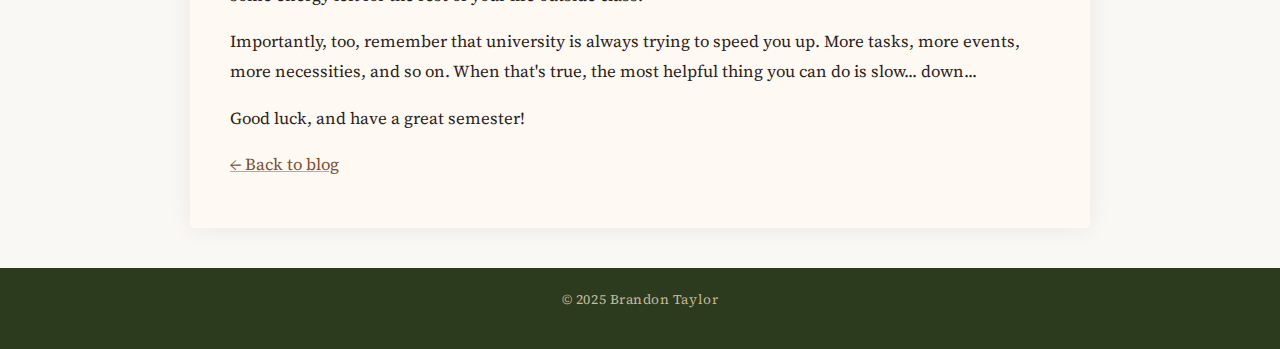
<file: posts/syllabus-season.html>
<!DOCTYPE html>
<html lang="en">
<head>
  <meta charset="UTF-8" />
  <meta name="viewport" content="width=device-width, initial-scale=1" />
  <title>Syllabus Season: How to Read One Without Falling Asleep | Brandon Taylor</title>
  <link rel="stylesheet" href="../style.css" />
</head>
<body>
  <header>
    <h1><a href="../index.html">Brandon Taylor</a></h1>
    <nav>
      <ul>
        <li><a href="../index.html">Home</a></li>
        <li><a href="../research.html">Research</a></li>
        <li><a href="../teaching.html">Teaching</a></li>
        <li><a href="../digital-projects.html">Digital Projects</a></li>
        <li><a href="../blog.html">Blog</a></li>
      </ul>
    </nav>
  </header>
  <main>
    <article>
      <h2>Syllabus Season: How to Read One Without Falling Asleep</h2>
      <p class="date">11 August 2025</p>
      <p class="summary">Tips for making the most of your syllabus and starting the semester prepared.</p>
      <div class="content">
        <p>It’s August. The campus is filling back up, the bookstore has a line out the door, and you’re about to get handed a stack of syllabi. If you’re like most students, you’ll glance at the first page, note the professor’s email, and then toss it in your bag until you need to check the late policy.</p>

        <p>When I create a syllabus, I look at it as a larger argument, almost like an essay. There is a beginning, middle, and end that is meant to map an arc of understanding that students will come to perceive as the semester unfolds. That means each week of the semester, for me, is a paragraph in the essay of the schedule. There's an introduction, a conclusion, citations, evidence, and so forth. It is an important document and it is too often overlooked.</p>

        <p>So, the syllabus is more than a list of rules and regulations. It is also the semester’s game plan. It tells you what’s coming, how to prepare, when to prepare, and where you can save yourself a headache later. A little attention now can save a lot of scrambling in November.</p>

        <p><strong>1. Check the big dates.</strong> Flip to the schedule and mark down exam days, assignment deadlines, important dates, holidays, and any “no class” dates. Put them in your calendar now. This is the first step to making sure you’re not pulling three all-nighters in the same week.</p>

        <p><strong>2. Read the grading breakdown.</strong> Every course is different. In some, participation is 10 percent, in others it can be as high as 30. I value participation significantly and I see it as an important part of the course. Other instructors may think differently. Knowing where the weight of the grading scale falls will help you decide where to put your energy.</p>

        <p><strong>3. Find the professor’s communication style.</strong> Some instructors check email every hour. Others post everything on the course site and expect you to keep up. The syllabus will tell you how they want to hear from you, and typically they will tell you how quickly they’ll reply.</p>

        <p><strong>4. Spot the “hidden” work.</strong> Weekly discussion posts, reading quizzes, and short reflections all add up. If the schedule lists them, don’t ignore them. Plan for that time just like you would for a paper or exam.</p>

        <p><strong>5. Keep it handy.</strong> Whether it’s a print copy in your binder or a bookmarked PDF, make sure you can get to your syllabus quickly. You’ll use it more than you think, and it will save you time in the long run.</p>

        <p>The syllabus is less of a contract and more of a map. You can still get lost if you ignore it, but if you know how to read it, you’ll get where you need to go with fewer wrong turns. That will maybe ensure that you some energy left for the rest of your life outside class.</p>

        <p>Importantly, too, remember that university is always trying to speed you up. More tasks, more events, more necessities, and so on. When that's true, the most helpful thing you can do is slow... down...</p>

        <p>Good luck, and have a great semester!</p>
        <p><a href="../blog.html">← Back to blog</a></p>
      </div>
    </article>
  </main>
  <footer>
    <p>© 2025 Brandon Taylor</p>
  </footer>
</body>
</html>
</file>
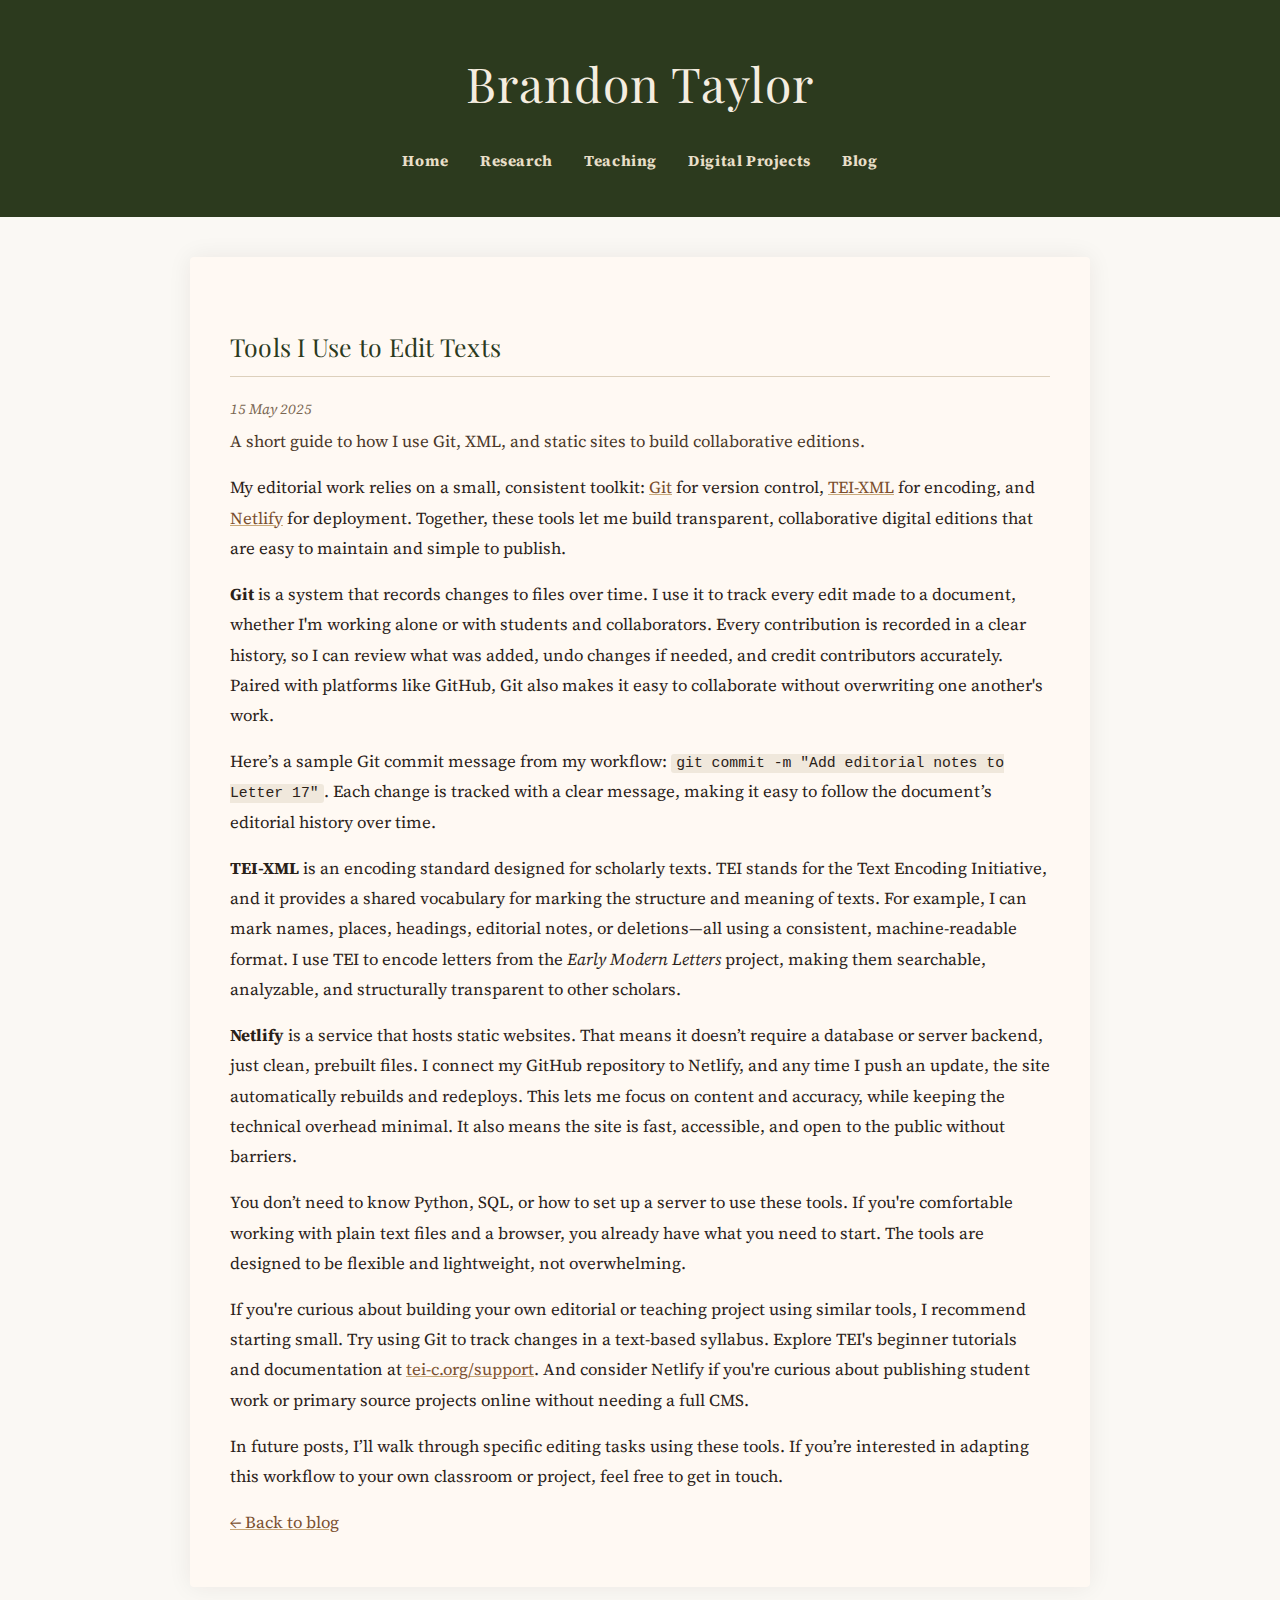
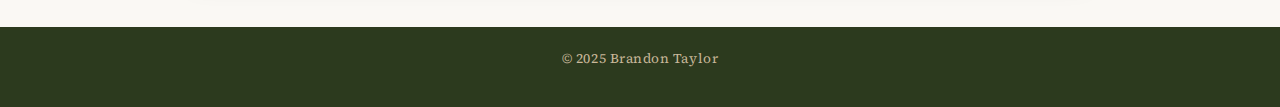
<file: posts/tools-i-use-to-edit-texts.html>
<!DOCTYPE html>
<html lang="en">
<head>
  <meta charset="UTF-8" />
  <meta name="viewport" content="width=device-width, initial-scale=1.0" />
  <title>Tools I Use to Edit Texts | Blog</title>
  <link rel="stylesheet" href="../style.css" />
</head>
<body>
  <header>
    <h1>Brandon Taylor</h1>
    <nav class="main-nav">
      <a href="../index.html"><strong>Home</strong></a>
      <a href="../research.html"><strong>Research</strong></a>
      <a href="../teaching.html"><strong>Teaching</strong></a>
      <a href="../projects.html"><strong>Digital Projects</strong></a>
      <a href="../blog.html"><strong>Blog</strong></a>
    </nav>
  </header>

  <main>
    <article>
      <h2>Tools I Use to Edit Texts</h2>
      <p class="date">15 May 2025</p>
      <p class="summary">A short guide to how I use Git, XML, and static sites to build collaborative editions.</p>
      <div class="content">
        <p>My editorial work relies on a small, consistent toolkit: <a href="https://git-scm.com/" target="_blank">Git</a> for version control, <a href="https://tei-c.org/" target="_blank">TEI-XML</a> for encoding, and <a href="https://www.netlify.com/" target="_blank">Netlify</a> for deployment. Together, these tools let me build transparent, collaborative digital editions that are easy to maintain and simple to publish.</p>

        <p><strong>Git</strong> is a system that records changes to files over time. I use it to track every edit made to a document, whether I'm working alone or with students and collaborators. Every contribution is recorded in a clear history, so I can review what was added, undo changes if needed, and credit contributors accurately. Paired with platforms like GitHub, Git also makes it easy to collaborate without overwriting one another's work.</p>
        
        <p>Here’s a sample Git commit message from my workflow: <code>git commit -m "Add editorial notes to Letter 17"</code>. Each change is tracked with a clear message, making it easy to follow the document’s editorial history over time.</p>

        <p><strong>TEI-XML</strong> is an encoding standard designed for scholarly texts. TEI stands for the Text Encoding Initiative, and it provides a shared vocabulary for marking the structure and meaning of texts. For example, I can mark names, places, headings, editorial notes, or deletions—all using a consistent, machine-readable format. I use TEI to encode letters from the <em>Early Modern Letters</em> project, making them searchable, analyzable, and structurally transparent to other scholars.</p>

        <p><strong>Netlify</strong> is a service that hosts static websites. That means it doesn’t require a database or server backend, just clean, prebuilt files. I connect my GitHub repository to Netlify, and any time I push an update, the site automatically rebuilds and redeploys. This lets me focus on content and accuracy, while keeping the technical overhead minimal. It also means the site is fast, accessible, and open to the public without barriers.</p>
        <p>You don’t need to know Python, SQL, or how to set up a server to use these tools. If you're comfortable working with plain text files and a browser, you already have what you need to start. The tools are designed to be flexible and lightweight, not overwhelming.</p>

        <p>If you're curious about building your own editorial or teaching project using similar tools, I recommend starting small. Try using Git to track changes in a text-based syllabus. Explore TEI's beginner tutorials and documentation at <a href="https://tei-c.org/support/" target="_blank">tei-c.org/support</a>. And consider Netlify if you're curious about publishing student work or primary source projects online without needing a full CMS.</p>

        <p>In future posts, I’ll walk through specific editing tasks using these tools. If you’re interested in adapting this workflow to your own classroom or project, feel free to get in touch.</p>
      </div>
      <p><a href="../blog.html">← Back to blog</a></p>
    </article>
  </main>

  <footer>
    <p>&copy; 2025 Brandon Taylor</p>
  </footer>
</body>
</html>
</file>
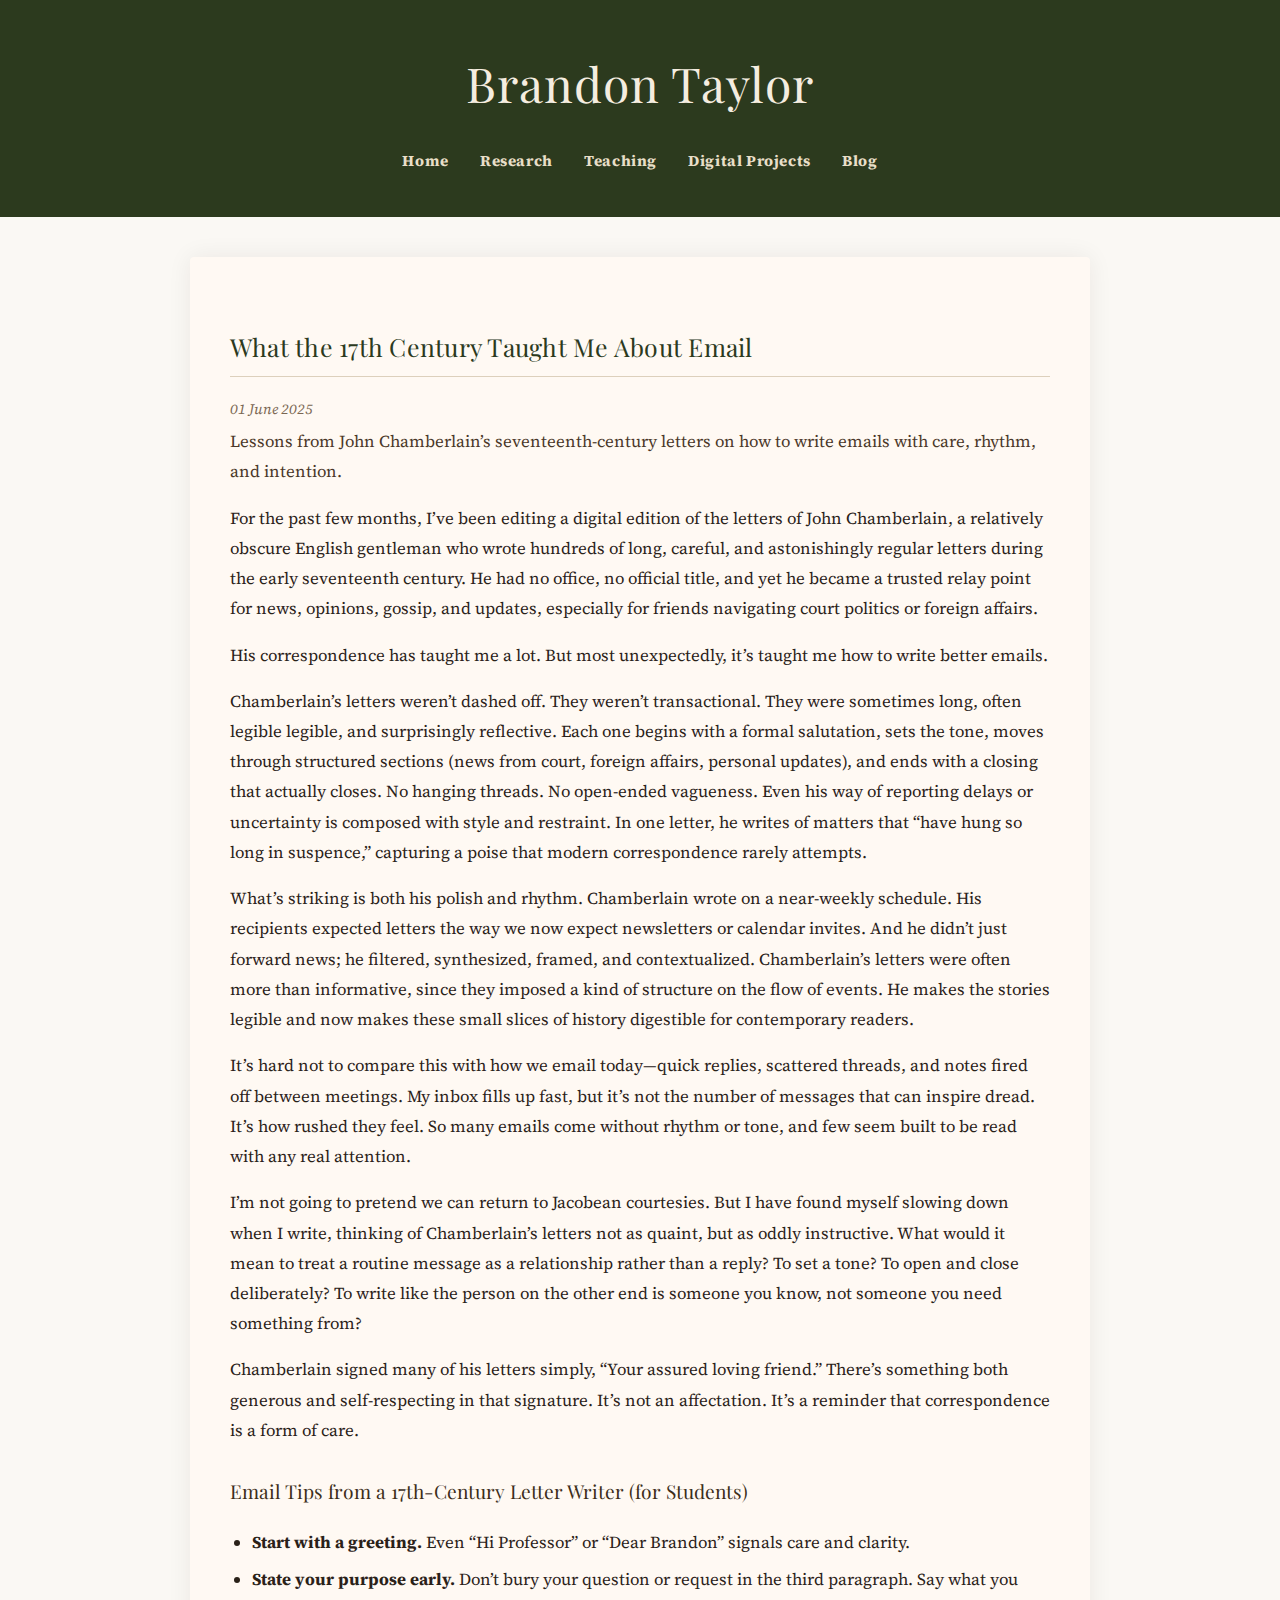
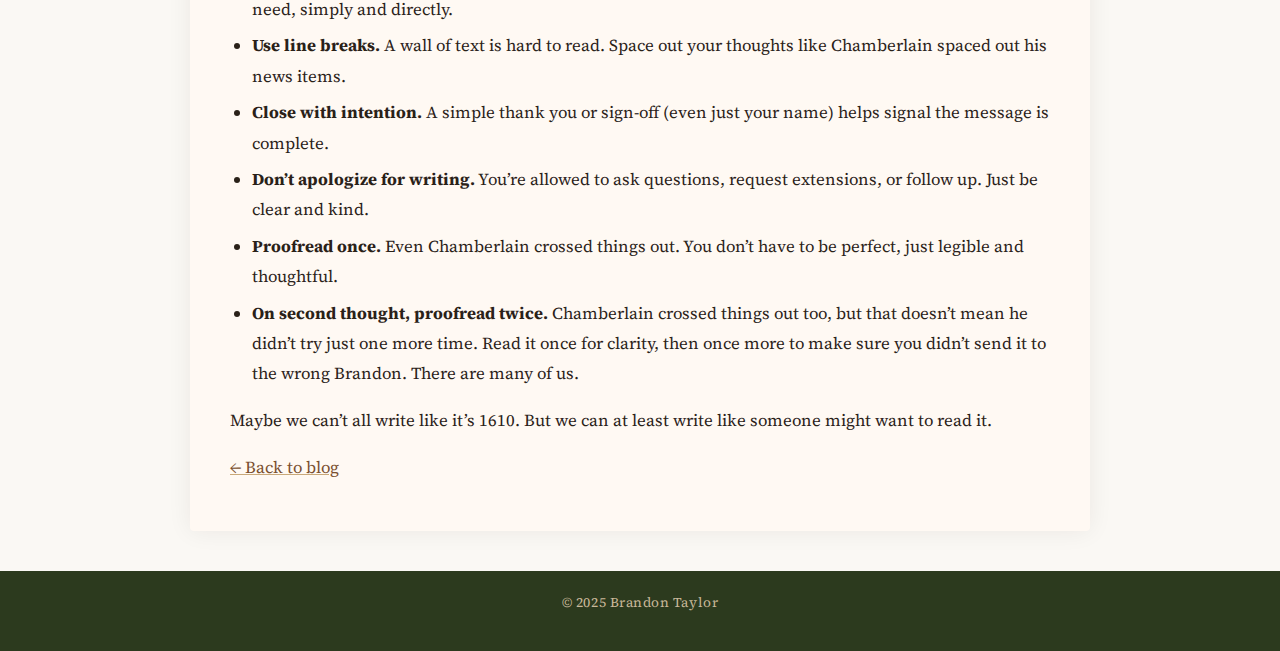
<file: posts/what-17th-century-taught-me-about-email.html>
<!DOCTYPE html>
<html lang="en">
<head>
  <meta charset="UTF-8" />
  <meta name="viewport" content="width=device-width, initial-scale=1.0" />
  <title>What the 17th Century Taught Me About Email | Blog</title>
  <link rel="stylesheet" href="../style.css" />
</head>
<body>
  <header>
    <h1>Brandon Taylor</h1>
    <nav class="main-nav">
      <a href="../index.html"><strong>Home</strong></a>
      <a href="../research.html"><strong>Research</strong></a>
      <a href="../teaching.html"><strong>Teaching</strong></a>
      <a href="../projects.html"><strong>Digital Projects</strong></a>
      <a href="../blog.html"><strong>Blog</strong></a>
    </nav>
  </header>

  <main>
    <article>
      <h2>What the 17th Century Taught Me About Email</h2>
      <p class="date">01 June 2025</p>
      <p class="summary">Lessons from John Chamberlain’s seventeenth-century letters on how to write emails with care, rhythm, and intention.</p>
      <div class="content">
<p>For the past few months, I’ve been editing a digital edition of the letters of John Chamberlain, a relatively obscure English gentleman who wrote hundreds of long, careful, and astonishingly regular letters during the early seventeenth century. He had no office, no official title, and yet he became a trusted relay point for news, opinions, gossip, and updates, especially for friends navigating court politics or foreign affairs.</p>

<p>His correspondence has taught me a lot. But most unexpectedly, it’s taught me how to write better emails.</p>

<p>Chamberlain’s letters weren’t dashed off. They weren’t transactional. They were sometimes long, often legible legible, and surprisingly reflective. Each one begins with a formal salutation, sets the tone, moves through structured sections (news from court, foreign affairs, personal updates), and ends with a closing that actually closes. No hanging threads. No open-ended vagueness. Even his way of reporting delays or uncertainty is composed with style and restraint. In one letter, he writes of matters that “have hung so long in suspence,” capturing a poise that modern correspondence rarely attempts.</p>

<p>What’s striking is both his polish and rhythm. Chamberlain wrote on a near-weekly schedule. His recipients expected letters the way we now expect newsletters or calendar invites. And he didn’t just forward news; he filtered, synthesized, framed, and contextualized. Chamberlain’s letters were often more than informative, since they imposed a kind of structure on the flow of events. He makes the stories legible and now makes these small slices of history digestible for contemporary readers.</p>

<p>It’s hard not to compare this with how we email today—quick replies, scattered threads, and notes fired off between meetings. My inbox fills up fast, but it’s not the number of messages that can inspire dread. It’s how rushed they feel. So many emails come without rhythm or tone, and few seem built to be read with any real attention.</p>

<p>I’m not going to pretend we can return to Jacobean courtesies. But I have found myself slowing down when I write, thinking of Chamberlain’s letters not as quaint, but as oddly instructive. What would it mean to treat a routine message as a relationship rather than a reply? To set a tone? To open and close deliberately? To write like the person on the other end is someone you know, not someone you need something from?</p>

<p>Chamberlain signed many of his letters simply, “Your assured loving friend.” There’s something both generous and self-respecting in that signature. It’s not an affectation. It’s a reminder that correspondence is a form of care.</p>

<h3>Email Tips from a 17th-Century Letter Writer (for Students)</h3>
<ul>
  <li><strong>Start with a greeting.</strong> Even “Hi Professor” or “Dear Brandon” signals care and clarity.</li>
  <li><strong>State your purpose early.</strong> Don’t bury your question or request in the third paragraph. Say what you need, simply and directly.</li>
  <li><strong>Use line breaks.</strong> A wall of text is hard to read. Space out your thoughts like Chamberlain spaced out his news items.</li>
  <li><strong>Close with intention.</strong> A simple thank you or sign-off (even just your name) helps signal the message is complete.</li>
  <li><strong>Don’t apologize for writing.</strong> You’re allowed to ask questions, request extensions, or follow up. Just be clear and kind.</li>
  <li><strong>Proofread once.</strong> Even Chamberlain crossed things out. You don’t have to be perfect, just legible and thoughtful.</li>
  <li><strong>On second thought, proofread twice.</strong> Chamberlain crossed things out too, but that doesn’t mean he didn’t try just one more time. Read it once for clarity, then once more to make sure you didn’t send it to the wrong Brandon. There are many of us.</li>
</ul>

<p>Maybe we can’t all write like it’s 1610. But we can at least write like someone might want to read it.</p>
      </div>
      <p><a href="../blog.html">← Back to blog</a></p>
    </article>
  </main>

  <footer>
    <p>&copy; 2025 Brandon Taylor</p>
  </footer>
</body>
</html>
</file>
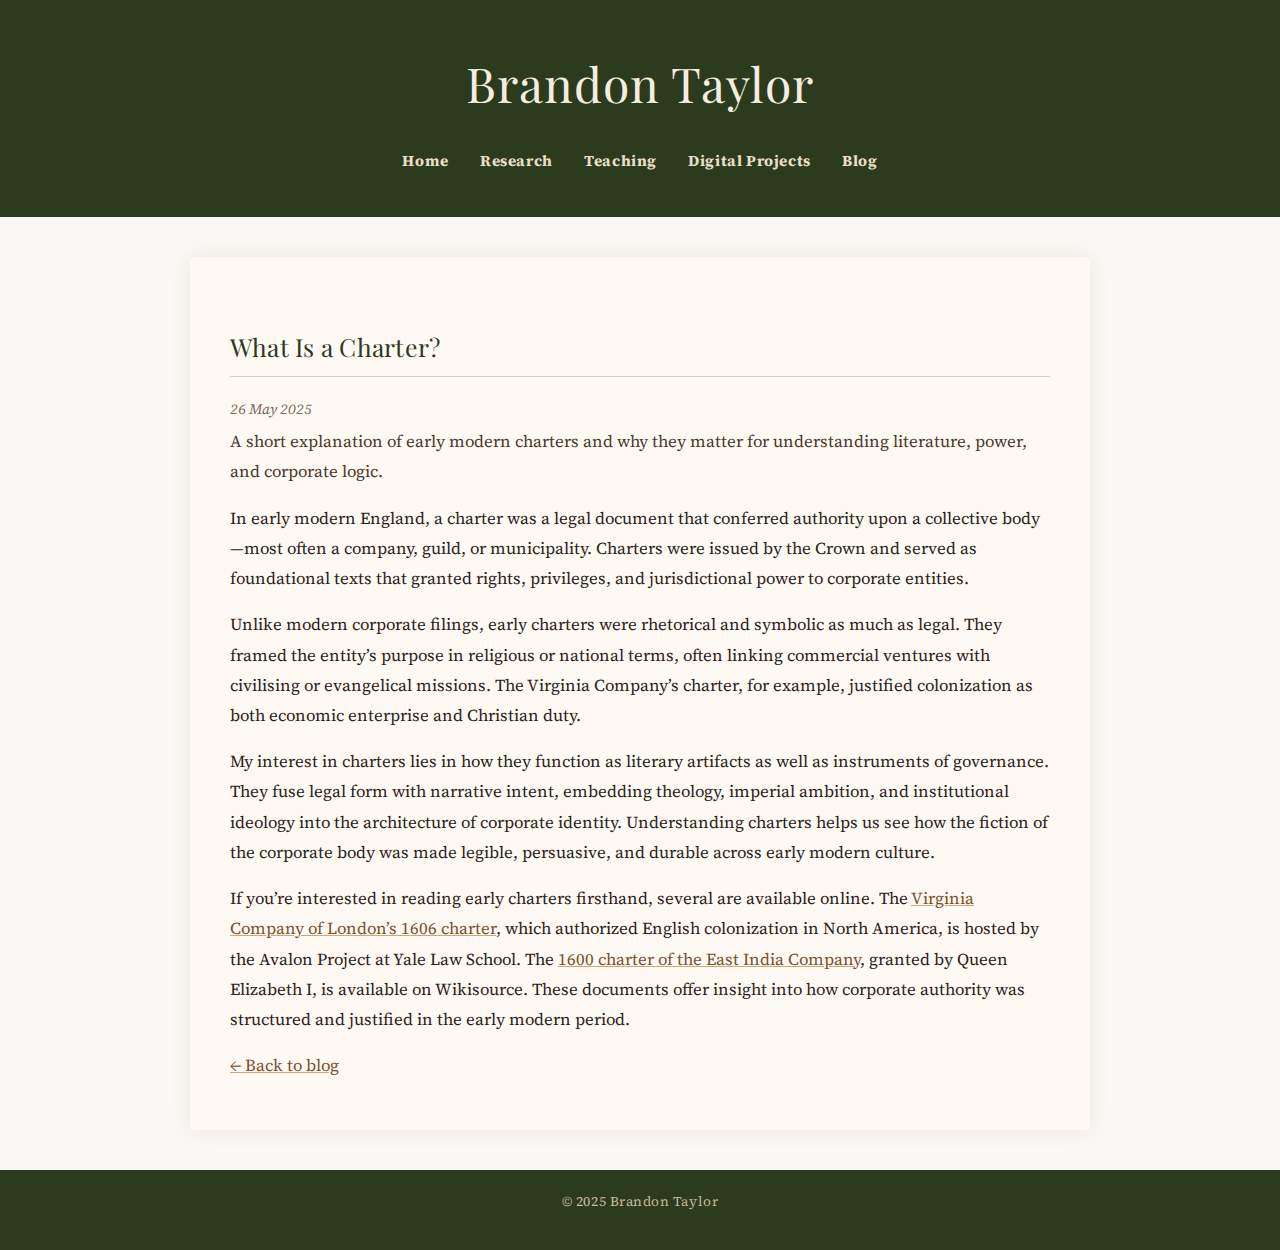
<file: posts/what-is-a-charter.html>
<!DOCTYPE html>
<html lang="en">
<head>
  <meta charset="UTF-8" />
  <meta name="viewport" content="width=device-width, initial-scale=1.0" />
  <title>What Is a Charter? | Blog</title>
  <link rel="stylesheet" href="../style.css" />
</head>
<body>
  <header>
    <h1>Brandon Taylor</h1>
    <nav class="main-nav">
      <a href="../index.html"><strong>Home</strong></a>
      <a href="../research.html"><strong>Research</strong></a>
      <a href="../teaching.html"><strong>Teaching</strong></a>
      <a href="../projects.html"><strong>Digital Projects</strong></a>
      <a href="../blog.html"><strong>Blog</strong></a>
    </nav>
  </header>

  <main>
    <article>
      <h2>What Is a Charter?</h2>
      <p class="date">26 May 2025</p>
      <p class="summary">A short explanation of early modern charters and why they matter for understanding literature, power, and corporate logic.</p>
      <div class="content">
        <p>In early modern England, a charter was a legal document that conferred authority upon a collective body—most often a company, guild, or municipality. Charters were issued by the Crown and served as foundational texts that granted rights, privileges, and jurisdictional power to corporate entities.</p>

        <p>Unlike modern corporate filings, early charters were rhetorical and symbolic as much as legal. They framed the entity’s purpose in religious or national terms, often linking commercial ventures with civilising or evangelical missions. The Virginia Company’s charter, for example, justified colonization as both economic enterprise and Christian duty.</p>

        <p>My interest in charters lies in how they function as literary artifacts as well as instruments of governance. They fuse legal form with narrative intent, embedding theology, imperial ambition, and institutional ideology into the architecture of corporate identity. Understanding charters helps us see how the fiction of the corporate body was made legible, persuasive, and durable across early modern culture.</p>

        <p>If you’re interested in reading early charters firsthand, several are available online. The <a href="https://avalon.law.yale.edu/17th_century/va01.asp" target="_blank">Virginia Company of London’s 1606 charter</a>, which authorized English colonization in North America, is hosted by the Avalon Project at Yale Law School. The <a href="https://en.wikisource.org/wiki/Charter_Granted_by_Queen_Elizabeth_to_the_East_India_Company" target="_blank">1600 charter of the East India Company</a>, granted by Queen Elizabeth I, is available on Wikisource. These documents offer insight into how corporate authority was structured and justified in the early modern period.</p>
      </div>
      <p><a href="../blog.html">← Back to blog</a></p>
    </article>
  </main>

  <footer>
    <p>&copy; 2025 Brandon Taylor</p>
  </footer>
</body>
</html>
</file>
<file: style.css>
@import url('https://fonts.googleapis.com/css2?family=Playfair+Display:ital,wght@0,400;0,600;1,400&family=Source+Serif+4:ital,opsz,wght@0,8..60,300;0,8..60,400;0,8..60,600;1,8..60,400&display=swap');

/* ─── Base ─────────────────────────────────────────────────── */

body {
  font-family: 'Source Serif 4', Georgia, serif;
  font-size: 1.05rem;
  line-height: 1.8;
  margin: 0;
  padding: 0;
  background-color: #faf8f4;
  color: #2a2118;
}

/* ─── Header ────────────────────────────────────────────────── */

header {
  background-color: #2c3a1e;
  color: #f5ede0;
  padding: 2.5rem 1.5rem;
  text-align: center;
}

header h1 {
  margin: 0;
  font-family: 'Playfair Display', Georgia, serif;
  font-size: 3rem;
  font-weight: 400;
  letter-spacing: 0.02em;
  color: #f5ede0;
}

header p {
  font-size: 1rem;
  margin: 0.6rem 0 0;
  letter-spacing: 0.04em;
  opacity: 0.82;
  font-style: italic;
}

/* ─── Navigation ────────────────────────────────────────────── */

nav {
  margin-top: 1.25rem;
}

nav a {
  color: #e8dfc8;
  margin: 0 0.85rem;
  text-decoration: none;
  font-family: 'Source Serif 4', serif;
  font-size: 0.95rem;
  letter-spacing: 0.04em;
  font-weight: 400;
}

nav a:hover {
  color: #c9a97a;
  text-decoration: none;
}

nav a:focus,
nav a:active {
  color: #f5e6c8;
}

/* ─── Main Content ──────────────────────────────────────────── */

main {
  max-width: 820px;
  margin: 2.5rem auto;
  padding: 2rem 2.5rem;
  background-color: #fff9f3;
  border-radius: 4px;
  box-shadow: 0 0 24px rgba(44, 26, 10, 0.07);
}

/* ─── Headings ──────────────────────────────────────────────── */

h1, h2, h3, h4, h5, h6 {
  font-family: 'Playfair Display', Georgia, serif;
  font-weight: 400;
}

h2 {
  color: #2c3a1e;
  font-size: 1.55rem;
  border-bottom: 1px solid #ddd0bc;
  padding-bottom: 0.4rem;
  margin-top: 2.25rem;
  letter-spacing: 0.01em;
}

h3 {
  color: #3d2e1a;
  font-size: 1.2rem;
  margin-top: 1.75rem;
}

/* ─── Body Text & Lists ─────────────────────────────────────── */

ul {
  padding-left: 1.4rem;
}

li {
  margin-bottom: 0.4rem;
}

p {
  margin-top: 0;
  margin-bottom: 1rem;
}

blockquote {
  border-left: 3px solid #c9a97a;
  margin: 1.5rem 0;
  padding: 0.5rem 1.25rem;
  color: #4a3728;
  font-style: italic;
}

/* ─── Links ─────────────────────────────────────────────────── */

a {
  color: #7a4f2e;
  text-decoration-color: #c9a97a;
}

a:hover {
  color: #2c3a1e;
  text-decoration-color: #2c3a1e;
}

/* ─── Footer ────────────────────────────────────────────────── */

footer {
  background-color: #2c3a1e;
  color: #c9b89a;
  text-align: center;
  padding: 1.25rem;
  margin-top: 2.5rem;
  font-size: 0.85rem;
  letter-spacing: 0.04em;
}

/* ─── Homepage Two-Column Layout ───────────────────────────── */

.home-grid {
  display: grid;
  grid-template-columns: 1fr 260px;
  gap: 2.5rem;
  align-items: start;
}

#bio h2 {
  margin-top: 0;
}

#highlights {
  background-color: #f3ede4;
  border-left: 3px solid #c9a97a;
  padding: 1.25rem 1.5rem;
  border-radius: 0 4px 4px 0;
}

#highlights h2 {
  font-size: 1.2rem;
  margin-top: 0;
  border-bottom: none;
  padding-bottom: 0;
}

.currently-date {
  font-size: 0.85rem;
  color: #7a6652;
  font-style: italic;
  margin-top: -0.5rem;
  margin-bottom: 1rem;
}

#highlights ul {
  padding-left: 1rem;
  margin: 0;
}

#highlights li {
  font-size: 0.95rem;
  margin-bottom: 0.85rem;
  line-height: 1.6;
}

#highlights li:last-child {
  margin-bottom: 0;
}

@media (max-width: 680px) {
  .home-grid {
    grid-template-columns: 1fr;
  }

  #highlights {
    border-left: none;
    border-top: 3px solid #c9a97a;
    border-radius: 0 0 4px 4px;
  }
}

/* ─── Teaching Page ─────────────────────────────────────────── */

.course-grid {
  list-style: none;
  padding-left: 0;
  display: grid;
  grid-template-columns: repeat(auto-fit, minmax(240px, 1fr));
  gap: 1.25rem;
  margin-top: 1rem;
}

.course-grid li {
  background-color: #fff9f3;
  border: 1px solid #ddd0bc;
  border-top: 4px solid #c9a97a;
  padding: 1.25rem 1.4rem;
  border-radius: 0 0 6px 6px;
  font-size: 0.95rem;
  line-height: 1.6;
  margin-bottom: 0;
  box-shadow: 0 2px 8px rgba(44, 26, 10, 0.08);
  transition: box-shadow 0.2s ease;
}

.course-grid li:hover {
  box-shadow: 0 4px 16px rgba(44, 26, 10, 0.13);
}

.course-title {
  display: block;
  font-family: 'Playfair Display', Georgia, serif;
  font-size: 1rem;
  color: #2c3a1e;
  margin-bottom: 0.4rem;
}

.strengths-list {
  padding-left: 0;
  list-style: none;
}

.strengths-list li {
  padding: 0.5rem 0 0.5rem 1.5rem;
  position: relative;
  border-bottom: 1px solid #ece4d8;
  font-size: 0.97rem;
}

.strengths-list li::before {
  content: '—';
  position: absolute;
  left: 0;
  color: #c9a97a;
}

.strengths-list li:last-child {
  border-bottom: none;
}

/* ─── Publications List ─────────────────────────────────────── */

.publication-list {
  list-style: none;
  padding-left: 0;
  margin-top: 0.5rem;
}

.publication-list li {
  border-bottom: 1px solid #ddd0bc;
  padding: 1.1rem 0;
  line-height: 1.7;
}

.pub-venue {
  display: block;
  font-size: 0.88rem;
  color: #7a6652;
  margin-top: 0.2rem;
}

.publication-list .summary {
  margin-top: 0.5rem;
  margin-bottom: 0;
  font-size: 0.95rem;
  color: #4a3728;
}

.publication-list li:last-child {
  border-bottom: none;
}

/* ─── Blog / Post Pages ─────────────────────────────────────── */

.date {
  font-size: 0.9rem;
  color: #7a6652;
  margin-bottom: 0.25rem;
  font-style: italic;
}

.summary {
  color: #4a3728;
  margin-top: 0.25rem;
}

code {
  font-family: 'SFMono-Regular', Consolas, monospace;
  font-size: 0.88em;
  background: #f0e8dc;
  padding: 0.1em 0.35em;
  border-radius: 3px;
}

/* ─── Mobile ────────────────────────────────────────────────── */

@media (max-width: 600px) {
  main {
    margin: 1rem;
    padding: 1.25rem 1.25rem;
  }

  header h1 {
    font-size: 2.1rem;
  }

  nav a {
    display: inline-block;
    margin: 0.4rem 0.35rem;
  }
}
</file>
